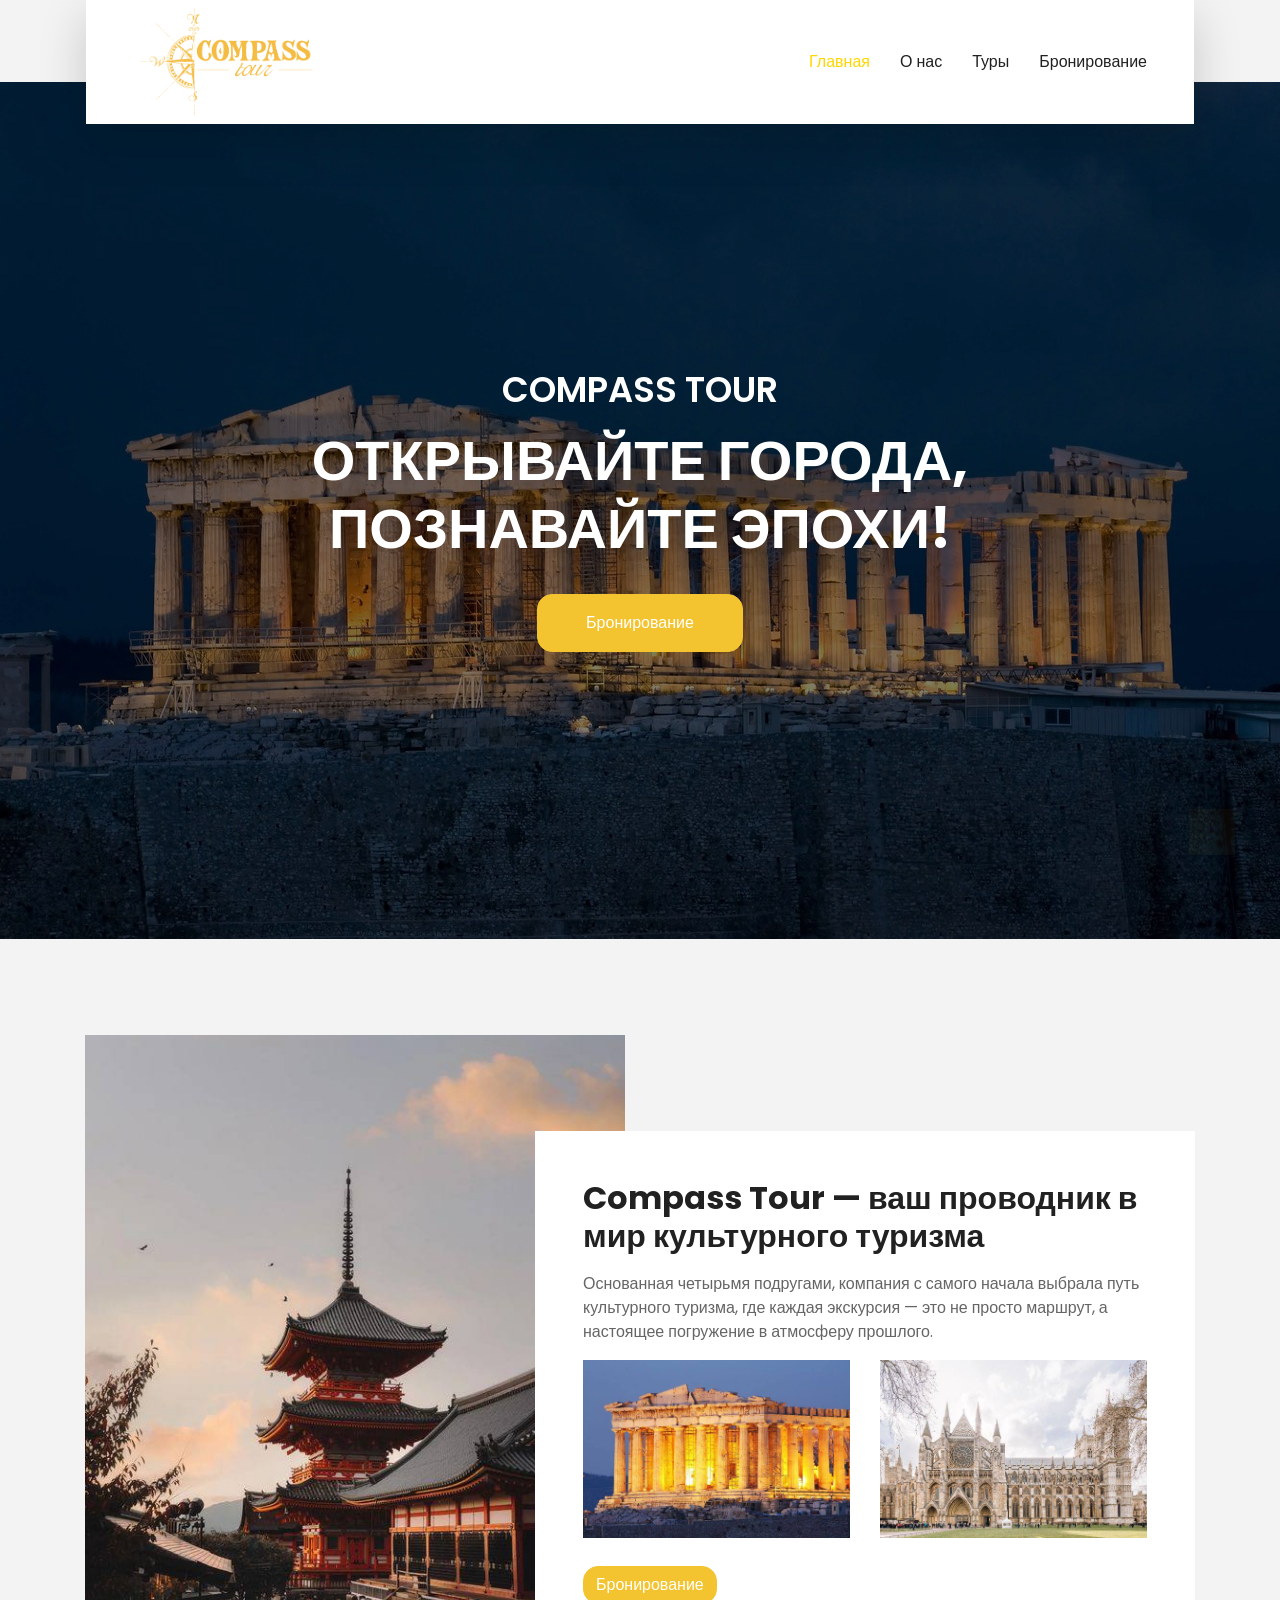
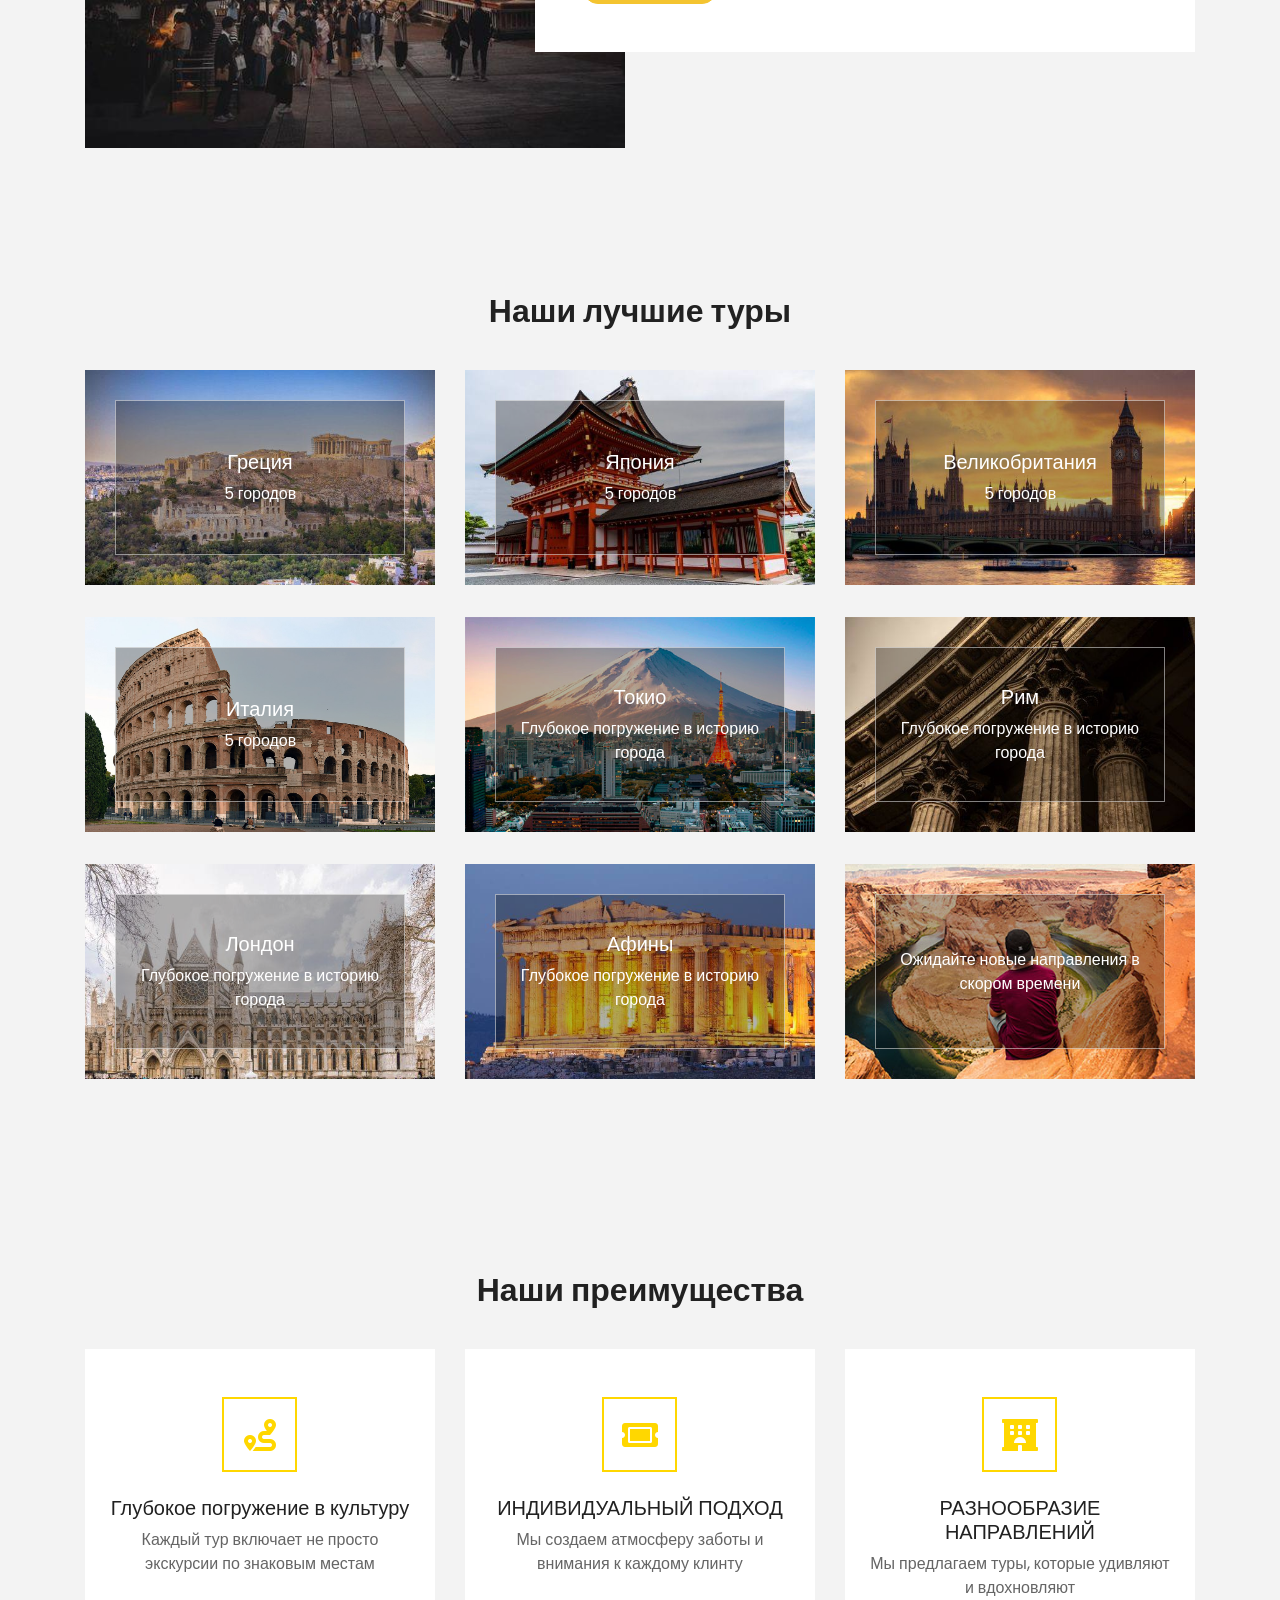
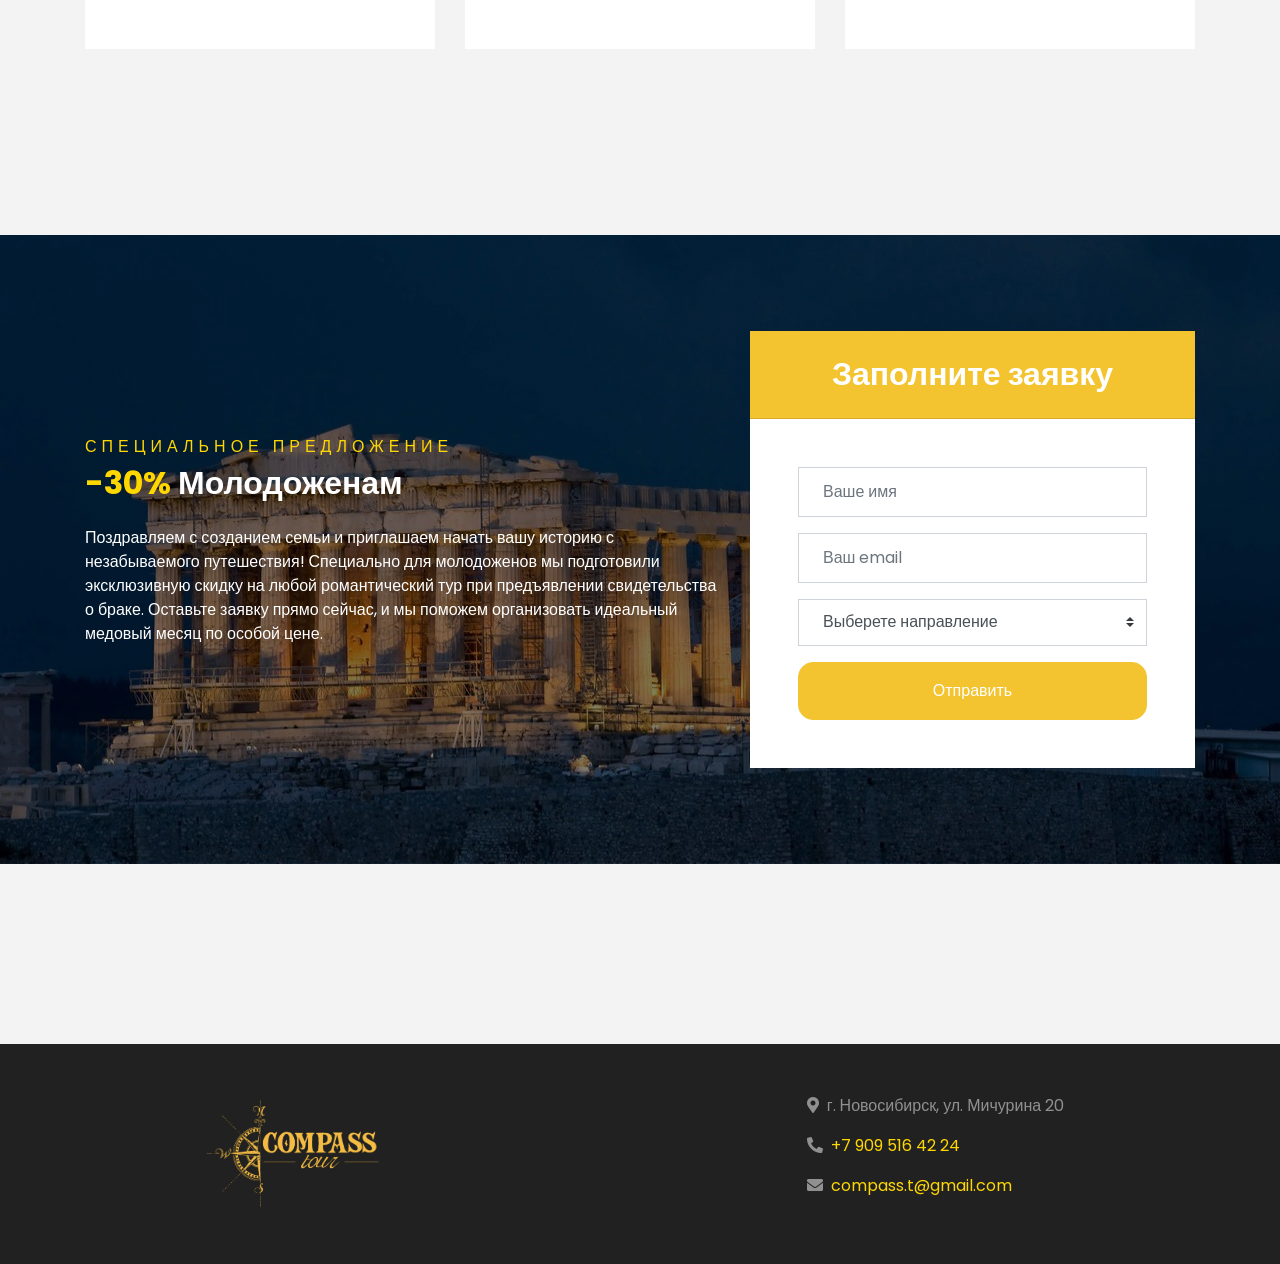
<file: index.html>
<!doctype html>
<html lang="en">
	<head>
		<meta charset="utf-8" />
		<title>Compass tour</title>
		<meta content="width=device-width, initial-scale=1.0" name="viewport" />
		<meta content="Free HTML Templates" name="keywords" />
		<meta content="Free HTML Templates" name="description" />

		<!-- Favicon -->
		<link href="img/favicon.ico" rel="icon" />

		<!-- Google Web Fonts -->
		<link rel="preconnect" href="https://fonts.gstatic.com" />
		<link
			href="https://fonts.googleapis.com/css2?family=Poppins:wght@400;500;600;700&display=swap"
			rel="stylesheet"
		/>

		<!-- Font Awesome -->
		<link
			href="https://cdnjs.cloudflare.com/ajax/libs/font-awesome/5.10.0/css/all.min.css"
			rel="stylesheet"
		/>

		<!-- Customized Bootstrap Stylesheet -->
		<link href="css/style.css" rel="stylesheet" />
	</head>

	<body>
		<!-- Navbar Start -->
		<div class="container-fluid position-relative nav-bar p-0">
			<div
				class="container-lg position-relative p-0 px-lg-3"
				style="z-index: 9"
			>
				<nav
					class="navbar navbar-expand-lg bg-light navbar-light shadow-lg py-3 py-lg-0 pl-3 pl-lg-5"
				>
					<a href="" class="navbar-brand">
						<img class="header-logo" src="./img/logo1.png" alt="" />
					</a>
					<button
						type="button"
						class="navbar-toggler"
						data-toggle="collapse"
						data-target="#navbarCollapse"
					>
						<span class="navbar-toggler-icon"></span>
					</button>
					<div
						class="collapse navbar-collapse justify-content-between px-3"
						id="navbarCollapse"
					>
						<div class="navbar-nav ml-auto py-0">
							<a href="index.html" class="nav-item nav-link active">Главная</a>
							<a href="about.html" class="nav-item nav-link">О нас</a>
							<a href="service.html" class="nav-item nav-link">Туры</a>
							<a href="contact.html" class="nav-item nav-link">Бронирование</a>
						</div>
					</div>
				</nav>
			</div>
		</div>
		<!-- Navbar End -->

		<!-- Carousel Start -->
		<div class="container-fluid p-0">
			<div id="header-carousel" class="carousel slide" data-ride="carousel">
				<div class="carousel-inner">
					<div class="carousel-item active">
						<img class="w-100" src="img/car2.jpg" alt="Image" />
						<div
							class="carousel-caption d-flex flex-column align-items-center justify-content-center"
						>
							<div class="p-3" style="max-width: 900px">
								<h4 class="text-white text-uppercase mb-md-3">Compass tour</h4>
								<h1 class="display-3 text-white mb-md-4">
									ОТКРЫВАЙТЕ ГОРОДА, ПОЗНАВАЙТЕ ЭПОХИ!
								</h1>
								<a
									href="contact.html"
									class="btn btn-primary py-md-3 px-md-5 mt-2"
									>Бронирование</a
								>
							</div>
						</div>
					</div>
				</div>
			</div>
		</div>
		<!-- Carousel End -->

		<!-- About Start -->
		<div class="container-fluid py-5">
			<div class="container pt-5">
				<div class="row">
					<div class="col-lg-6" style="min-height: 500px">
						<div class="position-relative h-100">
							<img
								class="position-absolute w-100 h-100"
								src="img/about3.jpg"
								style="object-fit: cover"
							/>
						</div>
					</div>
					<div class="col-lg-6 pt-5 pb-lg-5">
						<div class="about-text bg-white p-4 p-lg-5 my-lg-5">
							<h1 class="mb-3">
								Compass Tour — ваш проводник в мир культурного туризма
							</h1>
							<p>
								Основанная четырьмя подругами, компания с самого начала выбрала
								путь культурного туризма, где каждая экскурсия — это не просто
								маршрут, а настоящее погружение в атмосферу прошлого.
							</p>
							<div class="row mb-4">
								<div class="col-6">
									<img class="img-fluid" src="img/about7.jpg" alt="" />
								</div>
								<div class="col-6">
									<img class="img-fluid" src="img/about6.jpg" alt="" />
								</div>
							</div>
							<a href="contact.html" class="btn btn-primary mt-1"
								>Бронирование</a
							>
						</div>
					</div>
				</div>
			</div>
		</div>
		<!-- About End -->

		<!-- Destination Start -->
		<div class="container-fluid py-5">
			<div class="container pt-5 pb-3">
				<div class="text-center mb-3 pb-3">
					<h1>Наши лучшие туры</h1>
				</div>
				<div class="row">
					<div class="col-lg-4 col-md-6 mb-4">
						<div
							class="destination-item position-relative overflow-hidden mb-2"
						>
							<img class="img-fluid" src="img/greece.jpg" alt="" />
							<a
								class="destination-overlay text-white text-decoration-none"
								href="greece.html"
							>
								<h5 class="text-white">Греция</h5>
								<span>5 городов</span>
							</a>
						</div>
					</div>
					<div class="col-lg-4 col-md-6 mb-4">
						<div
							class="destination-item position-relative overflow-hidden mb-2"
						>
							<img class="img-fluid" src="img/japan.jpg" alt="" />
							<a
								class="destination-overlay text-white text-decoration-none"
								href="japan.html"
							>
								<h5 class="text-white">Япония</h5>
								<span>5 городов</span>
							</a>
						</div>
					</div>
					<div class="col-lg-4 col-md-6 mb-4">
						<div
							class="destination-item position-relative overflow-hidden mb-2"
						>
							<img class="img-fluid" src="img/gb.jpg" alt="" />
							<a
								class="destination-overlay text-white text-decoration-none"
								href="gb.html"
							>
								<h5 class="text-white">Великобритания</h5>
								<span>5 городов</span>
							</a>
						</div>
					</div>
					<div class="col-lg-4 col-md-6 mb-4">
						<div
							class="destination-item position-relative overflow-hidden mb-2"
						>
							<img class="img-fluid" src="img/it2.jpg" alt="" />
							<a
								class="destination-overlay text-white text-decoration-none"
								href="italy.html"
							>
								<h5 class="text-white">Италия</h5>
								<span>5 городов</span>
							</a>
						</div>
					</div>
					<div class="col-lg-4 col-md-6 mb-4">
						<div
							class="destination-item position-relative overflow-hidden mb-2"
						>
							<img class="img-fluid" src="img/jp.jpg" alt="" />
							<a
								class="destination-overlay text-white text-decoration-none"
								href=""
							>
								<h5 class="text-white">Токио</h5>
								<span>Глубокое погружение в историю города</span>
							</a>
						</div>
					</div>
					<div class="col-lg-4 col-md-6 mb-4">
						<div
							class="destination-item position-relative overflow-hidden mb-2"
						>
							<img class="img-fluid" src="img/rm.jpg" alt="" />
							<a
								class="destination-overlay text-white text-decoration-none"
								href=""
							>
								<h5 class="text-white">Рим</h5>
								<span>Глубокое погружение в историю города</span>
							</a>
						</div>
					</div>
					<div class="col-lg-4 col-md-6 mb-4">
						<div
							class="destination-item position-relative overflow-hidden mb-2"
						>
							<img class="img-fluid" src="img/ld.jpg" alt="" />
							<a
								class="destination-overlay text-white text-decoration-none"
								href=""
							>
								<h5 class="text-white">Лондон</h5>
								<span>Глубокое погружение в историю города</span>
							</a>
						</div>
					</div>
					<div class="col-lg-4 col-md-6 mb-4">
						<div
							class="destination-item position-relative overflow-hidden mb-2"
						>
							<img class="img-fluid" src="img/af.jpg" alt="" />
							<a
								class="destination-overlay text-white text-decoration-none"
								href=""
							>
								<h5 class="text-white">Афины</h5>
								<span>Глубокое погружение в историю города</span>
							</a>
						</div>
					</div>
					<div class="col-lg-4 col-md-6 mb-4">
						<div
							class="destination-item position-relative overflow-hidden mb-2"
						>
							<img class="img-fluid" src="img/destination-5.jpg" alt="" />
							<a
								class="destination-overlay text-white text-decoration-none"
								href=""
							>
								<span>Ожидайте новые направления в скором времени</span>
							</a>
						</div>
					</div>
				</div>
			</div>
		</div>
		<!-- Destination Start -->

		<!-- Service Start -->
		<div class="container-fluid py-5">
			<div class="container pt-5 pb-3">
				<div class="text-center mb-3 pb-3">
					<h1>Наши преимущества</h1>
				</div>
				<div class="row">
					<div class="col-lg-4 col-md-6 mb-4">
						<div class="service-item bg-white text-center mb-2 py-5 px-4">
							<i class="fa fa-2x fa-route mx-auto mb-4"></i>
							<h5 class="mb-2">Глубокое погружение в культуру</h5>
							<p class="m-0">
								Каждый тур включает не просто экскурсии по знаковым местам
							</p>
						</div>
					</div>
					<div class="col-lg-4 col-md-6 mb-4">
						<div class="service-item bg-white text-center mb-2 py-5 px-4">
							<i class="fa fa-2x fa-ticket-alt mx-auto mb-4"></i>
							<h5 class="mb-2">ИНДИВИДУАЛЬНЫЙ ПОДХОД</h5>
							<p class="m-0">
								Мы создаем атмосферу заботы и внимания к каждому клинту
							</p>
						</div>
					</div>
					<div class="col-lg-4 col-md-6 mb-4">
						<div class="service-item bg-white text-center mb-2 py-5 px-4">
							<i class="fa fa-2x fa-hotel mx-auto mb-4"></i>
							<h5 class="mb-2">РАЗНООБРАЗИЕ НАПРАВЛЕНИЙ</h5>
							<p class="m-0">
								Мы предлагаем туры, которые удивляют и вдохновляют
							</p>
						</div>
					</div>
				</div>
			</div>
		</div>
		<!-- Service End -->

		<!-- Registration Start -->
		<div class="container-fluid bg-registration py-5" style="margin: 90px 0">
			<div class="container py-5">
				<div class="row align-items-center">
					<div class="col-lg-7 mb-5 mb-lg-0">
						<div class="mb-4">
							<h6
								class="text-primary text-uppercase"
								style="letter-spacing: 5px"
							>
								Специальное предложение
							</h6>
							<h1 class="text-white">
								<span class="text-primary">-30%</span> Молодоженам
							</h1>
						</div>
						<p class="text-white">
							Поздравляем с созданием семьи и приглашаем начать вашу историю с
							незабываемого путешествия! Специально для молодоженов мы
							подготовили эксклюзивную скидку на любой романтический тур при
							предъявлении свидетельства о браке. Оставьте заявку прямо сейчас,
							и мы поможем организовать идеальный медовый месяц по особой цене.
						</p>
					</div>
					<div class="col-lg-5">
						<div class="card border-0">
							<div class="card-header bg-primary text-center p-4">
								<h1 class="text-white m-0">Заполните заявку</h1>
							</div>
							<div class="card-body rounded-bottom bg-white p-5">
								<form>
									<div class="form-group">
										<input
											type="text"
											class="form-control p-4"
											placeholder="Ваше имя"
											required="required"
										/>
									</div>
									<div class="form-group">
										<input
											type="email"
											class="form-control p-4"
											placeholder="Ваш email"
											required="required"
										/>
									</div>
									<div class="form-group">
										<select
											class="custom-select px-4"
											style="height: 47px"
											required="required"
										>
											<option selected>Выберете направление</option>
											<option value="1">Греция</option>
											<option value="2">Япония</option>
											<option value="3">Великобритания</option>
											<option value="3">Италия</option>
											<option value="1">Токио</option>
											<option value="2">Рим</option>
											<option value="3">Лондон</option>
											<option value="3">Афины</option>
										</select>
									</div>
									<div>
										<button
											class="btn btn-primary btn-block py-3"
											type="submit"
										>
											Отправить
										</button>
									</div>
								</form>
							</div>
						</div>
					</div>
				</div>
			</div>
		</div>
		<!-- Registration End -->

		<!-- Footer Start -->
		<div
			class="container-fluid bg-dark text-white-50 py-5 px-sm-3 px-lg-5 ff"
			style="margin-top: 90px"
		>
			<div class="row pt-5 footer">
				<div class="col-lg-3 col-md-6 mb-5 footer-footer">
					<a href="" class="navbar-brand">
						<img class="header-logo" src="./img/logo1.png" alt="" />
					</a>
				</div>
				<div class="col-lg-3 col-md-6 mb-5 footer-footer">
					<p>
						<i class="fa fa-map-marker-alt mr-2"></i>г. Новосибирск, ул.
						Мичурина 20
					</p>
					<p>
						<i class="fa fa-phone-alt mr-2"></i
						><a href="tel:79095164224">+7 909 516 42 24</a>
					</p>
					<p>
						<i class="fa fa-envelope mr-2"></i
						><a href="email:compass.t@gmail.com">compass.t@gmail.com</a>
					</p>
				</div>
			</div>
		</div>
		<!-- Footer End -->

		<!-- Back to Top -->
		<a href="#" class="btn btn-lg btn-primary btn-lg-square back-to-top"
			><i class="fa fa-angle-double-up"></i
		></a>

		<!-- JavaScript Libraries -->
		<script src="https://code.jquery.com/jquery-3.4.1.min.js"></script>
		<script src="https://stackpath.bootstrapcdn.com/bootstrap/4.4.1/js/bootstrap.bundle.min.js"></script>
		<script src="lib/easing/easing.min.js"></script>

		<!-- Template Javascript -->
		<script src="js/main.js"></script>
	</body>
</html>
</file>
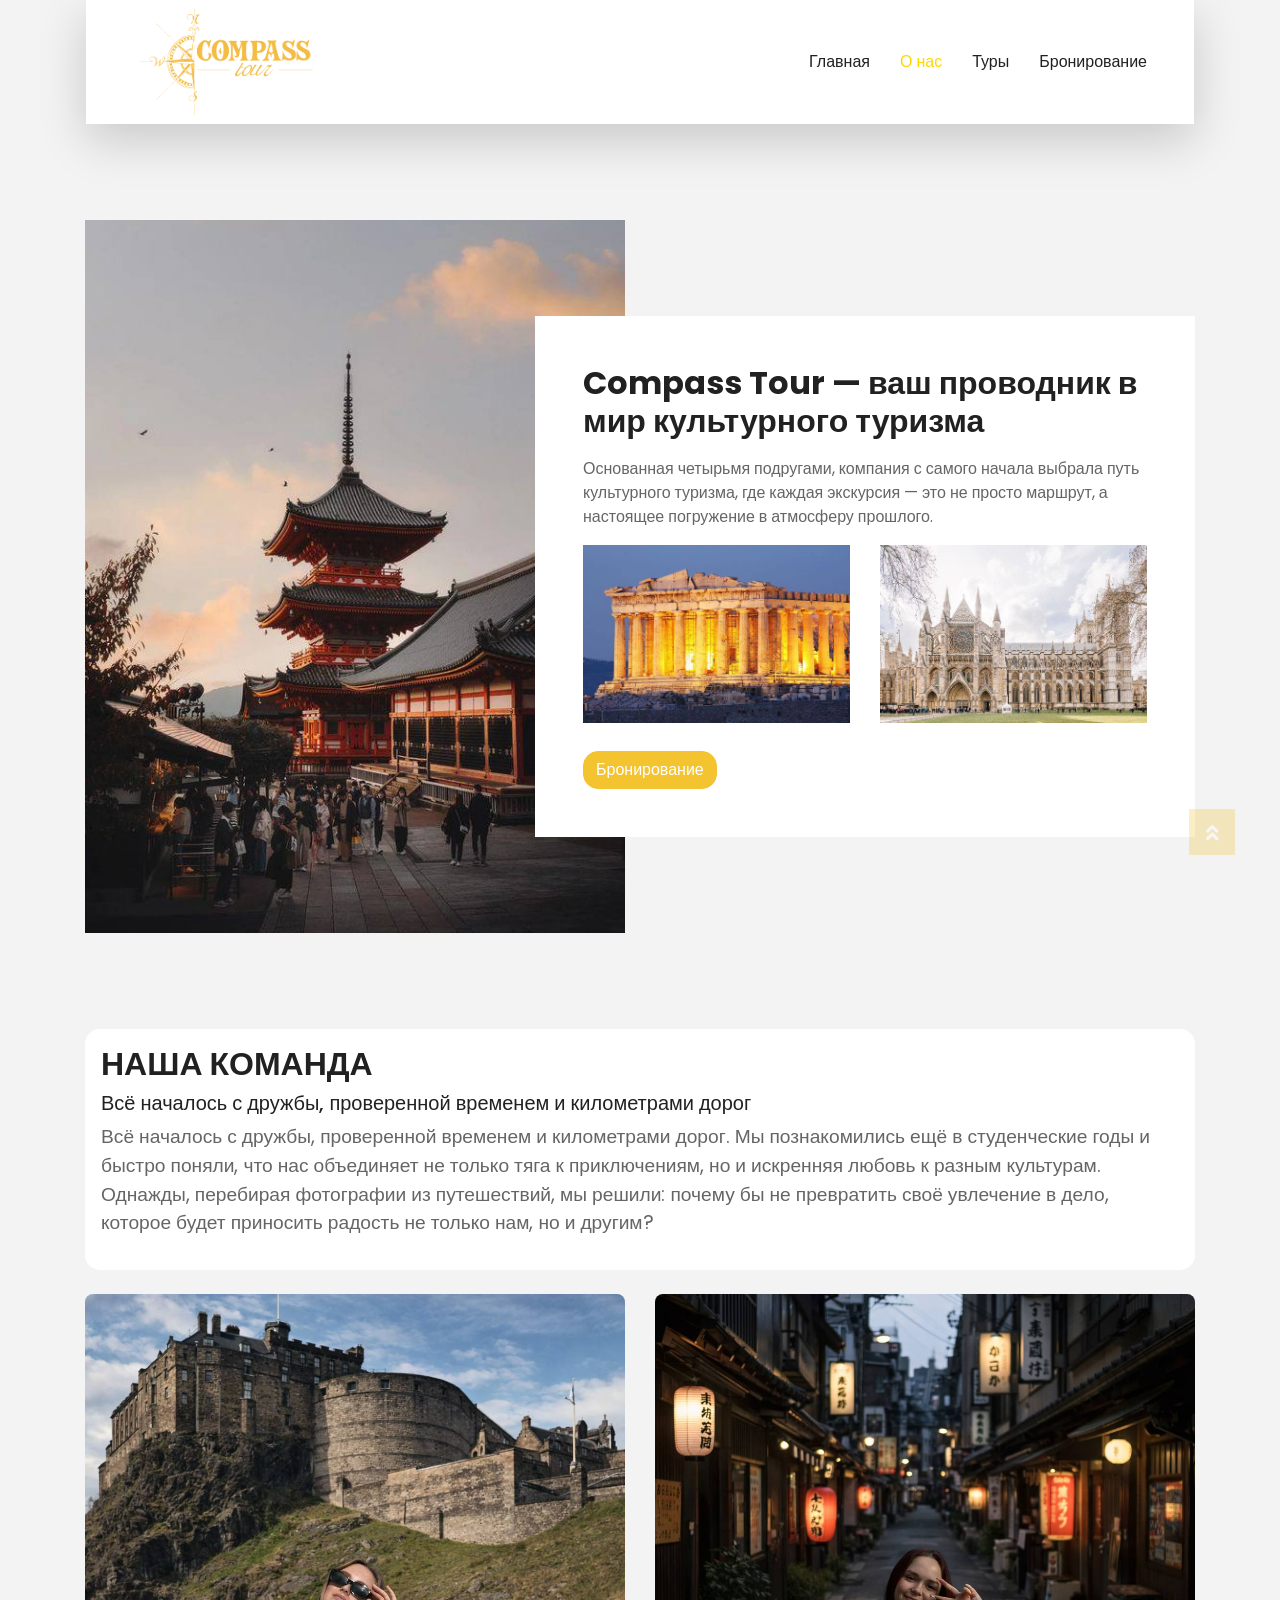
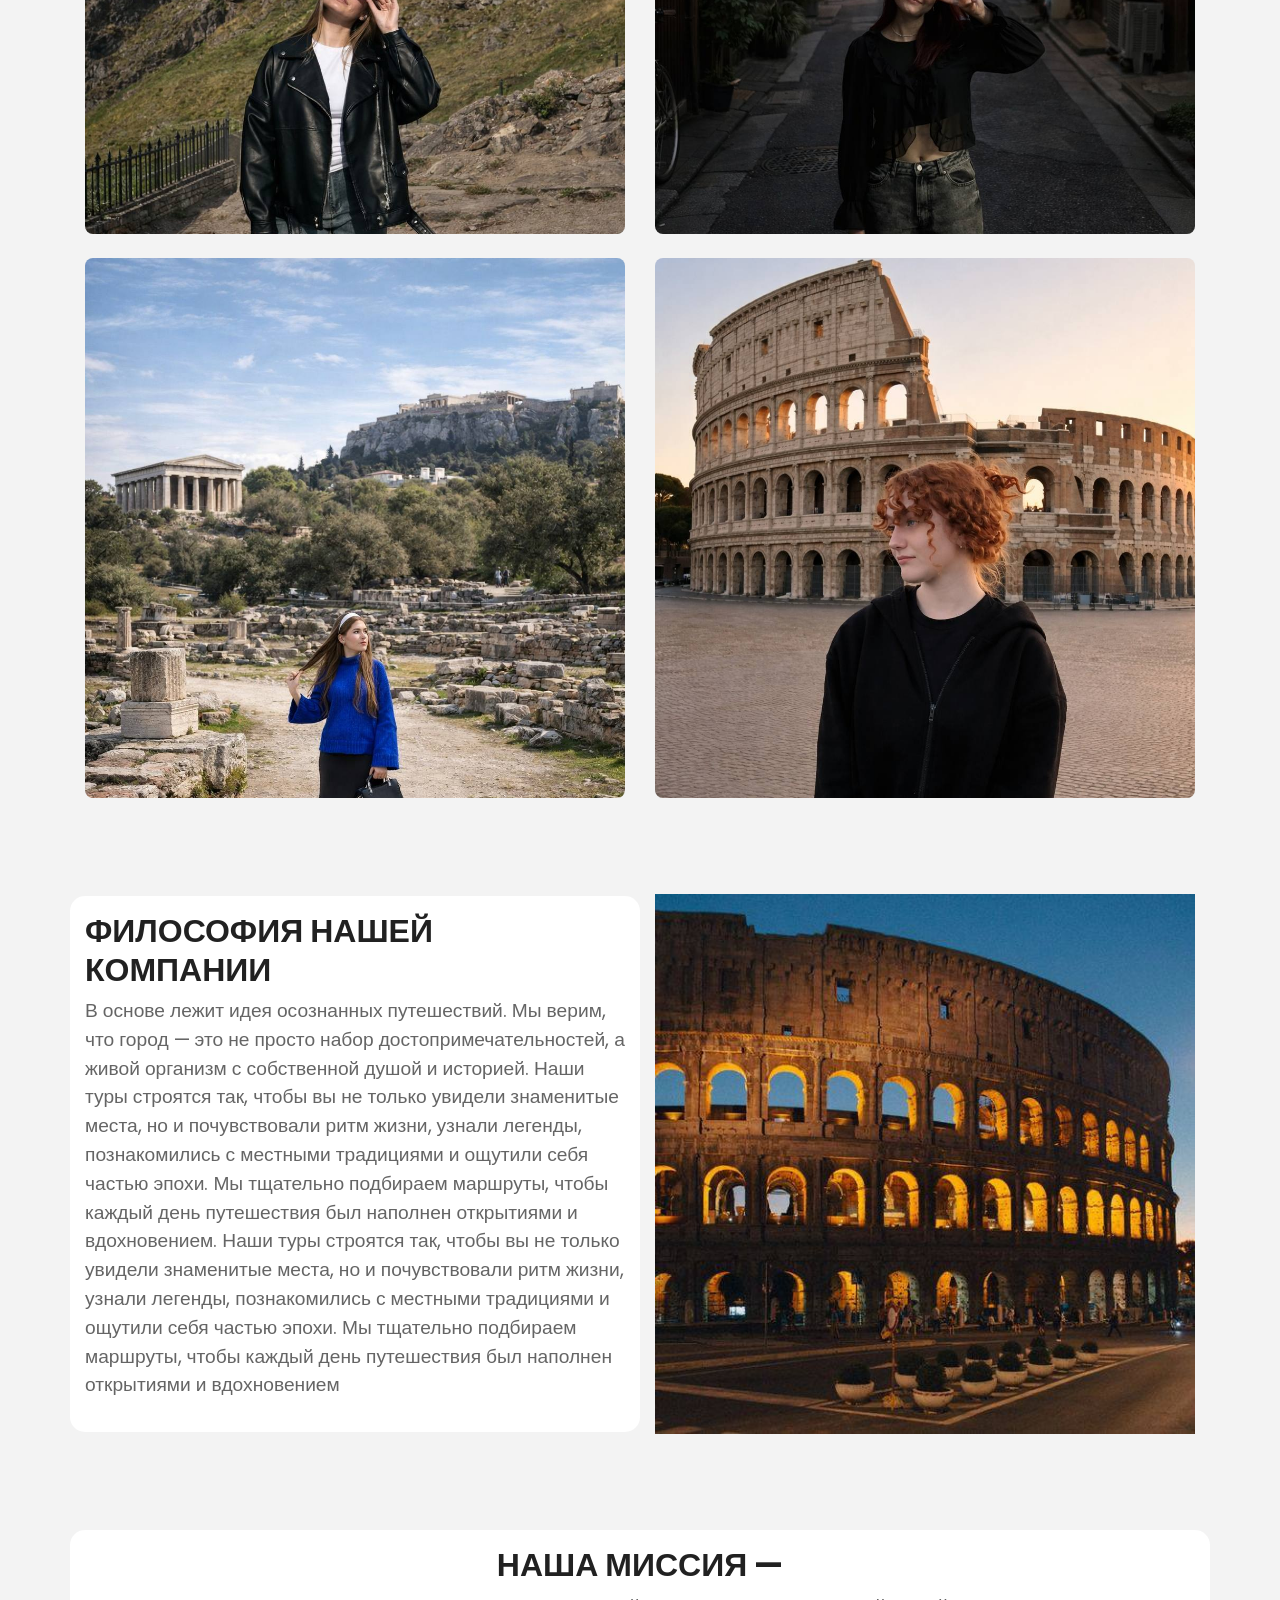
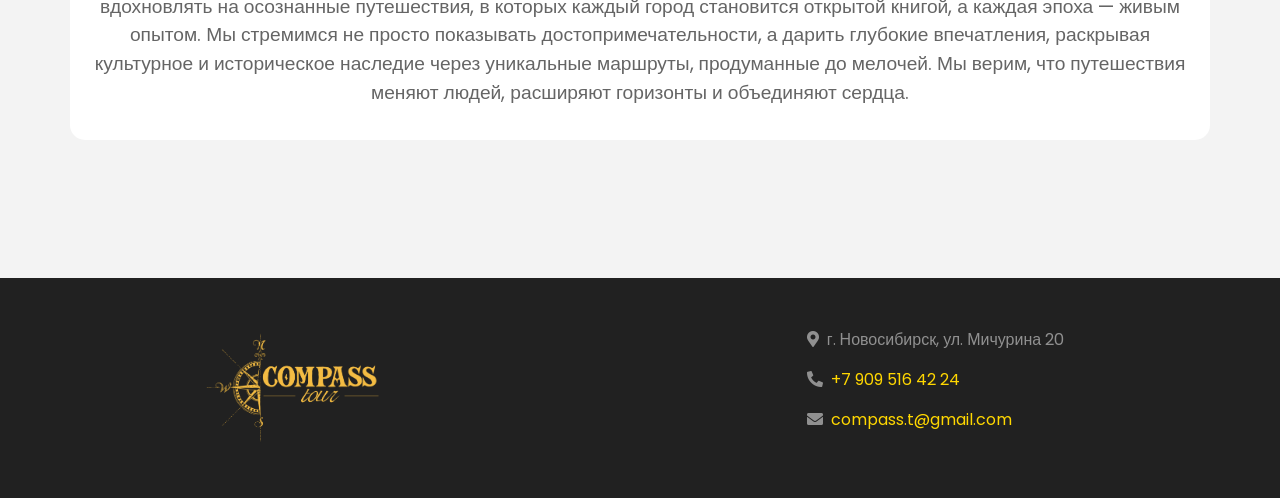
<file: about.html>
<!doctype html>
<html lang="en">
	<head>
		<meta charset="utf-8" />
		<title>Compass tour</title>
		<meta content="width=device-width, initial-scale=1.0" name="viewport" />
		<meta content="Free HTML Templates" name="keywords" />
		<meta content="Free HTML Templates" name="description" />

		<!-- Favicon -->
		<link href="img/favicon.ico" rel="icon" />

		<!-- Google Web Fonts -->
		<link rel="preconnect" href="https://fonts.gstatic.com" />
		<link
			href="https://fonts.googleapis.com/css2?family=Poppins:wght@400;500;600;700&display=swap"
			rel="stylesheet"
		/>

		<!-- Font Awesome -->
		<link
			href="https://cdnjs.cloudflare.com/ajax/libs/font-awesome/5.10.0/css/all.min.css"
			rel="stylesheet"
		/>

		<!-- Customized Bootstrap Stylesheet -->
		<link href="css/style.css" rel="stylesheet" />
	</head>

	<body>
		<!-- Navbar Start -->
		<div class="container-fluid position-relative nav-bar p-0">
			<div
				class="container-lg position-relative p-0 px-lg-3"
				style="z-index: 9"
			>
				<nav
					class="navbar navbar-expand-lg bg-light navbar-light shadow-lg py-3 py-lg-0 pl-3 pl-lg-5"
				>
					<a href="" class="navbar-brand">
						<img class="header-logo" src="./img/logo1.png" alt="" />
					</a>
					<button
						type="button"
						class="navbar-toggler"
						data-toggle="collapse"
						data-target="#navbarCollapse"
					>
						<span class="navbar-toggler-icon"></span>
					</button>
					<div
						class="collapse navbar-collapse justify-content-between px-3"
						id="navbarCollapse"
					>
						<div class="navbar-nav ml-auto py-0">
							<a href="index.html" class="nav-item nav-link">Главная</a>
							<a href="about.html" class="nav-item nav-link active">О нас</a>
							<a href="service.html" class="nav-item nav-link">Туры</a>
							<a href="contact.html" class="nav-item nav-link">Бронирование</a>
						</div>
					</div>
				</nav>
			</div>
		</div>
		<!-- Navbar End -->

		<!-- About Start -->
		<div class="container-fluid py-5">
			<div class="container pt-5">
				<div class="row">
					<div class="col-lg-6" style="min-height: 500px">
						<div class="position-relative h-100">
							<img
								class="position-absolute w-100 h-100"
								src="img/about3.jpg"
								style="object-fit: cover"
							/>
						</div>
					</div>
					<div class="col-lg-6 pt-5 pb-lg-5">
						<div class="about-text bg-white p-4 p-lg-5 my-lg-5">
							<h1 class="mb-3">
								Compass Tour — ваш проводник в мир культурного туризма
							</h1>
							<p>
								Основанная четырьмя подругами, компания с самого начала выбрала
								путь культурного туризма, где каждая экскурсия — это не просто
								маршрут, а настоящее погружение в атмосферу прошлого.
							</p>
							<div class="row mb-4">
								<div class="col-6">
									<img class="img-fluid" src="img/about7.jpg" alt="" />
								</div>
								<div class="col-6">
									<img class="img-fluid" src="img/about6.jpg" alt="" />
								</div>
							</div>
							<a href="contact.html" class="btn btn-primary mt-1"
								>Бронирование</a
							>
						</div>
					</div>
				</div>
			</div>
		</div>
		<!-- About End -->

		<section class="section-block py-5">
			<div class="container">
				<!-- ТЕКСТ -->
				<div class="mb-4 onas">
					<h2 class="section-title">НАША КОМАНДА</h2>
					<h5 class="section-subtitle">
						Всё началось с дружбы, проверенной временем и километрами дорог
					</h5>
					<p class="section-text">
						Всё началось с дружбы, проверенной временем и километрами дорог. Мы
						познакомились ещё в студенческие годы и быстро поняли, что нас
						объединяет не только тяга к приключениям, но и искренняя любовь к
						разным культурам. Однажды, перебирая фотографии из путешествий, мы
						решили: почему бы не превратить своё увлечение в дело, которое будет
						приносить радость не только нам, но и другим?
					</p>
				</div>

				<!-- ФОТО 2x2 -->
				<div class="row">
					<div class="col-6 mb-4">
						<img src="img/ft1.jpg" class="img-fluid section-img" alt="" />
					</div>
					<div class="col-6 mb-4">
						<img src="img/ft2.jpg" class="img-fluid section-img" alt="" />
					</div>
					<div class="col-6">
						<img src="img/ft4.jpg" class="img-fluid section-img" alt="" />
					</div>
					<div class="col-6">
						<img src="img/ft3.jpg" class="img-fluid section-img" alt="" />
					</div>
				</div>
			</div>
		</section>

		<section class="section-block py-5">
			<div class="container">
				<div class="row align-items-center">
					<div class="col-12 col-md-6 mb-4 mb-md-0 onas">
						<h2 class="section-title">ФИЛОСОФИЯ НАШЕЙ КОМПАНИИ</h2>
						<p class="section-text">
							В основе лежит идея осознанных путешествий. Мы верим, что город —
							это не просто набор достопримечательностей, а живой организм с
							собственной душой и историей. Наши туры строятся так, чтобы вы не
							только увидели знаменитые места, но и почувствовали ритм жизни,
							узнали легенды, познакомились с местными традициями и ощутили себя
							частью эпохи. Мы тщательно подбираем маршруты, чтобы каждый день
							путешествия был наполнен открытиями и вдохновением. Наши туры
							строятся так, чтобы вы не только увидели знаменитые места, но и
							почувствовали ритм жизни, узнали легенды, познакомились с местными
							традициями и ощутили себя частью эпохи. Мы тщательно подбираем
							маршруты, чтобы каждый день путешествия был наполнен открытиями и
							вдохновением
						</p>
					</div>

					<div class="col-12 col-md-6 text-center">
						<img src="img/kz.jpg" class="img-fluid section-img-large" alt="" />
					</div>
				</div>
			</div>
		</section>

		<section class="section-block section-bg py-5">
			<div class="container text-center section-bg-content onas">
				<h2 class="section-title">НАША МИССИЯ —</h2>

				<p class="section-text mx-auto section-text-narrow">
					вдохновлять на осознанные путешествия, в которых каждый город
					становится открытой книгой, а каждая эпоха — живым опытом. Мы
					стремимся не просто показывать достопримечательности, а дарить
					глубокие впечатления, раскрывая культурное и историческое наследие
					через уникальные маршруты, продуманные до мелочей. Мы верим, что
					путешествия меняют людей, расширяют горизонты и объединяют сердца.
				</p>
			</div>
		</section>

		<!-- Footer Start -->
		<div
			class="container-fluid bg-dark text-white-50 py-5 px-sm-3 px-lg-5 ff"
			style="margin-top: 90px"
		>
			<div class="row pt-5 footer">
				<div class="col-lg-3 col-md-6 mb-5 footer-footer">
					<a href="" class="navbar-brand">
						<img class="header-logo" src="./img/logo1.png" alt="" />
					</a>
				</div>
				<div class="col-lg-3 col-md-6 mb-5 footer-footer">
					<p>
						<i class="fa fa-map-marker-alt mr-2"></i>г. Новосибирск, ул.
						Мичурина 20
					</p>
					<p>
						<i class="fa fa-phone-alt mr-2"></i
						><a href="tel:79095164224">+7 909 516 42 24</a>
					</p>
					<p>
						<i class="fa fa-envelope mr-2"></i
						><a href="email:compass.t@gmail.com">compass.t@gmail.com</a>
					</p>
				</div>
			</div>
		</div>
		<!-- Footer End -->

		<!-- Back to Top -->
		<a href="#" class="btn btn-lg btn-primary btn-lg-square back-to-top"
			><i class="fa fa-angle-double-up"></i
		></a>

		<!-- JavaScript Libraries -->
		<script src="https://code.jquery.com/jquery-3.4.1.min.js"></script>
		<script src="https://stackpath.bootstrapcdn.com/bootstrap/4.4.1/js/bootstrap.bundle.min.js"></script>
		<script src="lib/easing/easing.min.js"></script>

		<!-- Template Javascript -->
		<script src="js/main.js"></script>
	</body>
</html>
</file>
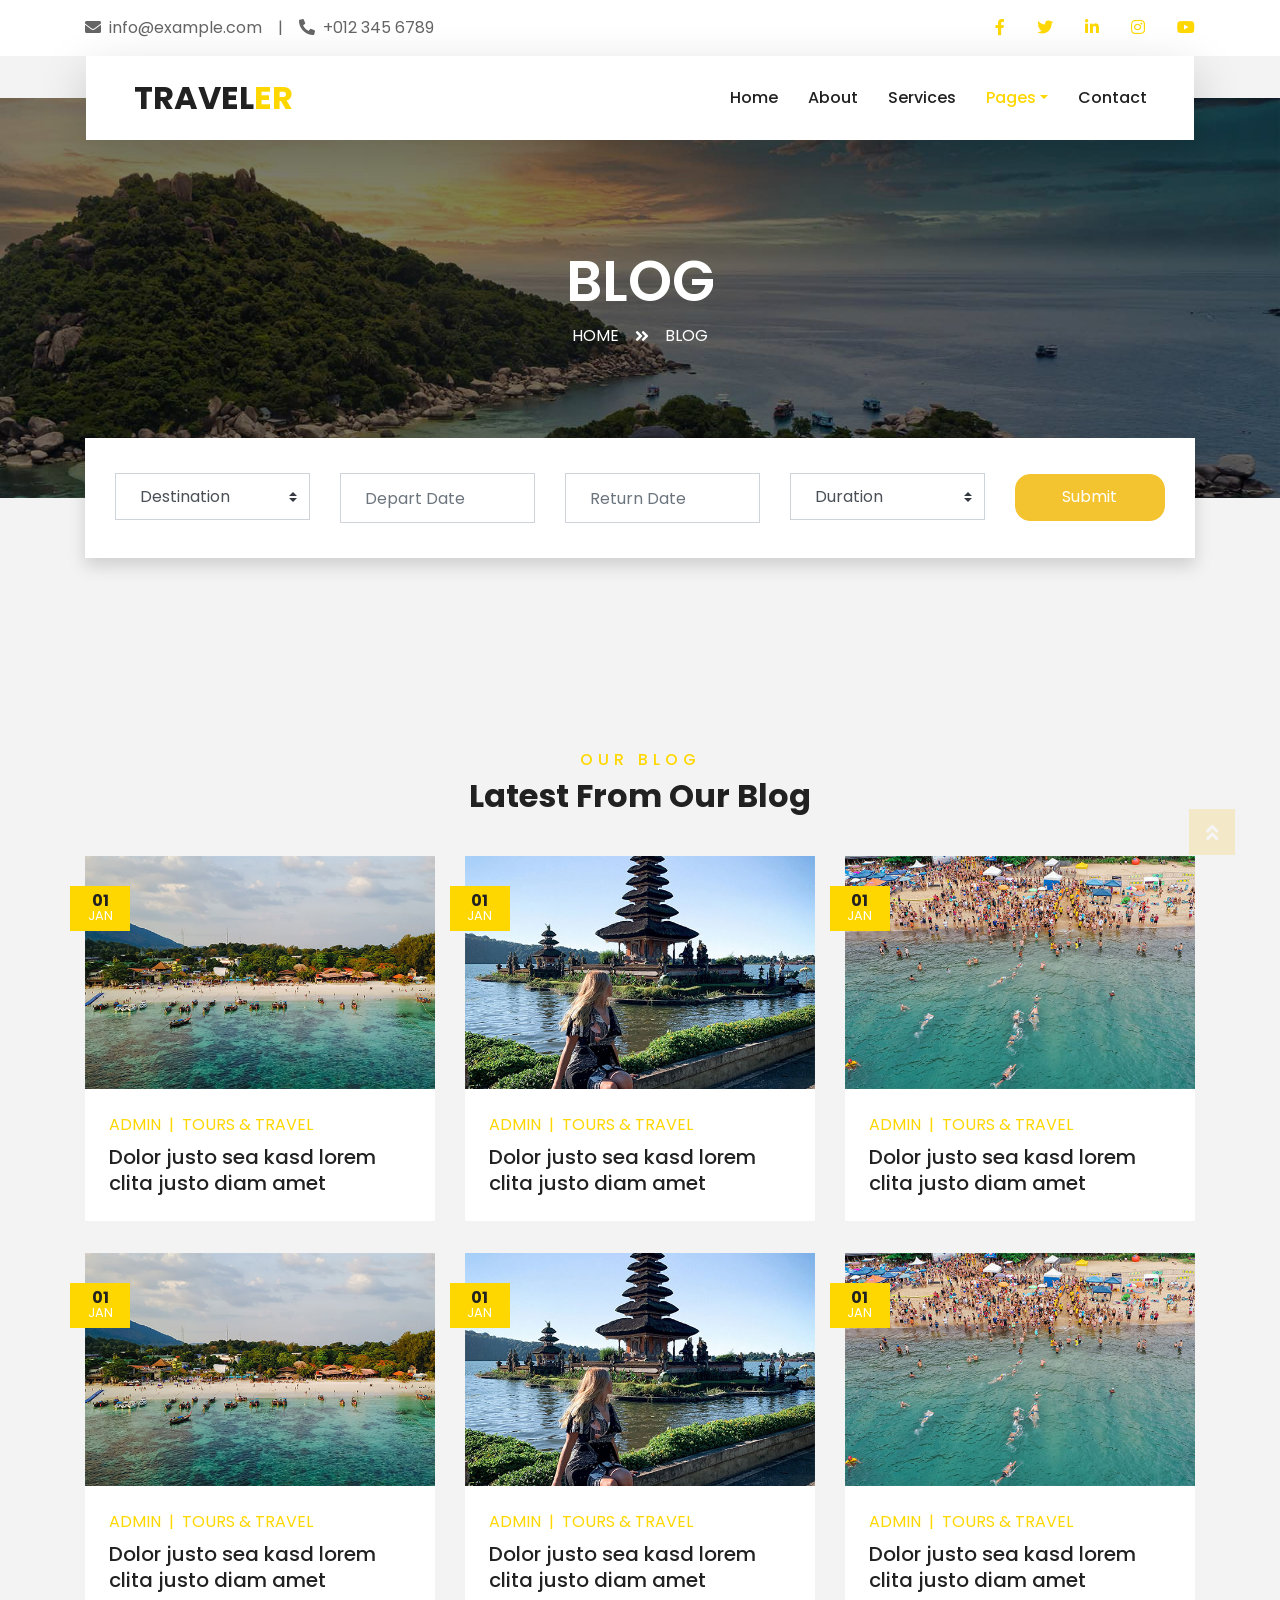
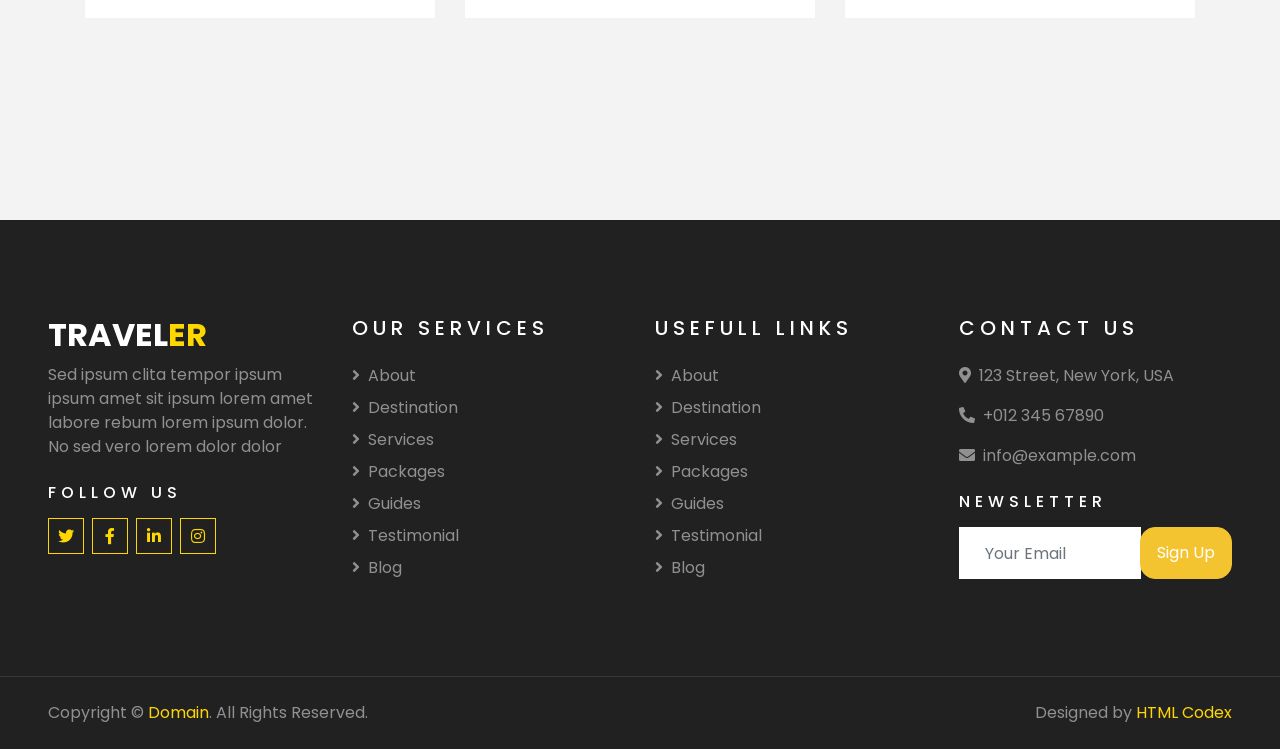
<file: blog.html>
<!DOCTYPE html>
<html lang="en">

<head>
    <meta charset="utf-8">
    <title>TRAVELER - Free Travel Website Template</title>
    <meta content="width=device-width, initial-scale=1.0" name="viewport">
    <meta content="Free HTML Templates" name="keywords">
    <meta content="Free HTML Templates" name="description">

    <!-- Favicon -->
    <link href="img/favicon.ico" rel="icon">

    <!-- Google Web Fonts -->
    <link rel="preconnect" href="https://fonts.gstatic.com">
    <link href="https://fonts.googleapis.com/css2?family=Poppins:wght@400;500;600;700&display=swap" rel="stylesheet"> 

    <!-- Font Awesome -->
    <link href="https://cdnjs.cloudflare.com/ajax/libs/font-awesome/5.10.0/css/all.min.css" rel="stylesheet">

    <!-- Customized Bootstrap Stylesheet -->
    <link href="css/style.css" rel="stylesheet">
</head>

<body>
    <!-- Topbar Start -->
    <div class="container-fluid bg-light pt-3 d-none d-lg-block">
        <div class="container">
            <div class="row">
                <div class="col-lg-6 text-center text-lg-left mb-2 mb-lg-0">
                    <div class="d-inline-flex align-items-center">
                        <p><i class="fa fa-envelope mr-2"></i>info@example.com</p>
                        <p class="text-body px-3">|</p>
                        <p><i class="fa fa-phone-alt mr-2"></i>+012 345 6789</p>
                    </div>
                </div>
                <div class="col-lg-6 text-center text-lg-right">
                    <div class="d-inline-flex align-items-center">
                        <a class="text-primary px-3" href="">
                            <i class="fab fa-facebook-f"></i>
                        </a>
                        <a class="text-primary px-3" href="">
                            <i class="fab fa-twitter"></i>
                        </a>
                        <a class="text-primary px-3" href="">
                            <i class="fab fa-linkedin-in"></i>
                        </a>
                        <a class="text-primary px-3" href="">
                            <i class="fab fa-instagram"></i>
                        </a>
                        <a class="text-primary pl-3" href="">
                            <i class="fab fa-youtube"></i>
                        </a>
                    </div>
                </div>
            </div>
        </div>
    </div>
    <!-- Topbar End -->


    <!-- Navbar Start -->
    <div class="container-fluid position-relative nav-bar p-0">
        <div class="container-lg position-relative p-0 px-lg-3" style="z-index: 9;">
            <nav class="navbar navbar-expand-lg bg-light navbar-light shadow-lg py-3 py-lg-0 pl-3 pl-lg-5">
                <a href="" class="navbar-brand">
                    <h1 class="m-0 text-primary"><span class="text-dark">TRAVEL</span>ER</h1>
                </a>
                <button type="button" class="navbar-toggler" data-toggle="collapse" data-target="#navbarCollapse">
                    <span class="navbar-toggler-icon"></span>
                </button>
                <div class="collapse navbar-collapse justify-content-between px-3" id="navbarCollapse">
                    <div class="navbar-nav ml-auto py-0">
                        <a href="index.html" class="nav-item nav-link">Home</a>
                        <a href="about.html" class="nav-item nav-link">About</a>
                        <a href="service.html" class="nav-item nav-link">Services</a>
                        <div class="nav-item dropdown">
                            <a href="#" class="nav-link dropdown-toggle active" data-toggle="dropdown">Pages</a>
                            <div class="dropdown-menu border-0 rounded-0 m-0">
                                <a href="blog.html" class="dropdown-item active">Blog Grid</a>
                                <a href="destination.html" class="dropdown-item">Destination</a>
                            </div>
                        </div>
                        <a href="contact.html" class="nav-item nav-link">Contact</a>
                    </div>
                </div>
            </nav>
        </div>
    </div>
    <!-- Navbar End -->


    <!-- Header Start -->
    <div class="container-fluid page-header">
        <div class="container">
            <div class="d-flex flex-column align-items-center justify-content-center" style="min-height: 400px">
                <h3 class="display-4 text-white text-uppercase">Blog</h3>
                <div class="d-inline-flex text-white">
                    <p class="m-0 text-uppercase"><a class="text-white" href="">Home</a></p>
                    <i class="fa fa-angle-double-right pt-1 px-3"></i>
                    <p class="m-0 text-uppercase">Blog</p>
                </div>
            </div>
        </div>
    </div>
    <!-- Header End -->


    <!-- Booking Start -->
    <div class="container-fluid booking mt-5 pb-5">
        <div class="container pb-5">
            <div class="bg-light shadow" style="padding: 30px;">
                <div class="row align-items-center" style="min-height: 60px;">
                    <div class="col-md-10">
                        <div class="row">
                            <div class="col-md-3">
                                <div class="mb-3 mb-md-0">
                                    <select class="custom-select px-4" style="height: 47px;">
                                        <option selected>Destination</option>
                                        <option value="1">Destination 1</option>
                                        <option value="2">Destination 1</option>
                                        <option value="3">Destination 1</option>
                                    </select>
                                </div>
                            </div>
                            <div class="col-md-3">
                                <div class="mb-3 mb-md-0">
                                    <input type="text" class="form-control p-4" placeholder="Depart Date"/>
                                </div>
                            </div>
                            <div class="col-md-3">
                                <div class="mb-3 mb-md-0">
                                    <input type="text" class="form-control p-4" placeholder="Return Date"/>
                                </div>
                            </div>
                            <div class="col-md-3">
                                <div class="mb-3 mb-md-0">
                                    <select class="custom-select px-4" style="height: 47px;">
                                        <option selected>Duration</option>
                                        <option value="1">Duration 1</option>
                                        <option value="2">Duration 1</option>
                                        <option value="3">Duration 1</option>
                                    </select>
                                </div>
                            </div>
                        </div>
                    </div>
                    <div class="col-md-2">
                        <button class="btn btn-primary btn-block" type="submit" style="height: 47px; margin-top: -2px;">Submit</button>
                    </div>
                </div>
            </div>
        </div>
    </div>
    <!-- Booking End -->


    <!-- Blog Start -->
    <div class="container-fluid py-5">
        <div class="container pt-5 pb-3">
            <div class="text-center mb-3 pb-3">
                <h6 class="text-primary text-uppercase" style="letter-spacing: 5px;">Our Blog</h6>
                <h1>Latest From Our Blog</h1>
            </div>
            <div class="row pb-3">
                <div class="col-lg-4 col-md-6 mb-4 pb-2">
                    <div class="blog-item">
                        <div class="position-relative">
                            <img class="img-fluid w-100" src="img/blog-1.jpg" alt="">
                            <div class="blog-date">
                                <h6 class="font-weight-bold mb-n1">01</h6>
                                <small class="text-white text-uppercase">Jan</small>
                            </div>
                        </div>
                        <div class="bg-white p-4">
                            <div class="d-flex mb-2">
                                <a class="text-primary text-uppercase text-decoration-none" href="">Admin</a>
                                <span class="text-primary px-2">|</span>
                                <a class="text-primary text-uppercase text-decoration-none" href="">Tours & Travel</a>
                            </div>
                            <a class="h5 m-0 text-decoration-none" href="">Dolor justo sea kasd lorem clita justo diam amet</a>
                        </div>
                    </div>
                </div>
                <div class="col-lg-4 col-md-6 mb-4 pb-2">
                    <div class="blog-item">
                        <div class="position-relative">
                            <img class="img-fluid w-100" src="img/blog-2.jpg" alt="">
                            <div class="blog-date">
                                <h6 class="font-weight-bold mb-n1">01</h6>
                                <small class="text-white text-uppercase">Jan</small>
                            </div>
                        </div>
                        <div class="bg-white p-4">
                            <div class="d-flex mb-2">
                                <a class="text-primary text-uppercase text-decoration-none" href="">Admin</a>
                                <span class="text-primary px-2">|</span>
                                <a class="text-primary text-uppercase text-decoration-none" href="">Tours & Travel</a>
                            </div>
                            <a class="h5 m-0 text-decoration-none" href="">Dolor justo sea kasd lorem clita justo diam amet</a>
                        </div>
                    </div>
                </div>
                <div class="col-lg-4 col-md-6 mb-4 pb-2">
                    <div class="blog-item">
                        <div class="position-relative">
                            <img class="img-fluid w-100" src="img/blog-3.jpg" alt="">
                            <div class="blog-date">
                                <h6 class="font-weight-bold mb-n1">01</h6>
                                <small class="text-white text-uppercase">Jan</small>
                            </div>
                        </div>
                        <div class="bg-white p-4">
                            <div class="d-flex mb-2">
                                <a class="text-primary text-uppercase text-decoration-none" href="">Admin</a>
                                <span class="text-primary px-2">|</span>
                                <a class="text-primary text-uppercase text-decoration-none" href="">Tours & Travel</a>
                            </div>
                            <a class="h5 m-0 text-decoration-none" href="">Dolor justo sea kasd lorem clita justo diam amet</a>
                        </div>
                    </div>
                </div>
                <div class="col-lg-4 col-md-6 mb-4 pb-2">
                    <div class="blog-item">
                        <div class="position-relative">
                            <img class="img-fluid w-100" src="img/blog-1.jpg" alt="">
                            <div class="blog-date">
                                <h6 class="font-weight-bold mb-n1">01</h6>
                                <small class="text-white text-uppercase">Jan</small>
                            </div>
                        </div>
                        <div class="bg-white p-4">
                            <div class="d-flex mb-2">
                                <a class="text-primary text-uppercase text-decoration-none" href="">Admin</a>
                                <span class="text-primary px-2">|</span>
                                <a class="text-primary text-uppercase text-decoration-none" href="">Tours & Travel</a>
                            </div>
                            <a class="h5 m-0 text-decoration-none" href="">Dolor justo sea kasd lorem clita justo diam amet</a>
                        </div>
                    </div>
                </div>
                <div class="col-lg-4 col-md-6 mb-4 pb-2">
                    <div class="blog-item">
                        <div class="position-relative">
                            <img class="img-fluid w-100" src="img/blog-2.jpg" alt="">
                            <div class="blog-date">
                                <h6 class="font-weight-bold mb-n1">01</h6>
                                <small class="text-white text-uppercase">Jan</small>
                            </div>
                        </div>
                        <div class="bg-white p-4">
                            <div class="d-flex mb-2">
                                <a class="text-primary text-uppercase text-decoration-none" href="">Admin</a>
                                <span class="text-primary px-2">|</span>
                                <a class="text-primary text-uppercase text-decoration-none" href="">Tours & Travel</a>
                            </div>
                            <a class="h5 m-0 text-decoration-none" href="">Dolor justo sea kasd lorem clita justo diam amet</a>
                        </div>
                    </div>
                </div>
                <div class="col-lg-4 col-md-6 mb-4 pb-2">
                    <div class="blog-item">
                        <div class="position-relative">
                            <img class="img-fluid w-100" src="img/blog-3.jpg" alt="">
                            <div class="blog-date">
                                <h6 class="font-weight-bold mb-n1">01</h6>
                                <small class="text-white text-uppercase">Jan</small>
                            </div>
                        </div>
                        <div class="bg-white p-4">
                            <div class="d-flex mb-2">
                                <a class="text-primary text-uppercase text-decoration-none" href="">Admin</a>
                                <span class="text-primary px-2">|</span>
                                <a class="text-primary text-uppercase text-decoration-none" href="">Tours & Travel</a>
                            </div>
                            <a class="h5 m-0 text-decoration-none" href="">Dolor justo sea kasd lorem clita justo diam amet</a>
                        </div>
                    </div>
                </div>
            </div>
        </div>
    </div>
    <!-- Blog End -->


    <!-- Footer Start -->
    <div class="container-fluid bg-dark text-white-50 py-5 px-sm-3 px-lg-5" style="margin-top: 90px;">
        <div class="row pt-5">
            <div class="col-lg-3 col-md-6 mb-5">
                <a href="" class="navbar-brand">
                    <h1 class="text-primary"><span class="text-white">TRAVEL</span>ER</h1>
                </a>
                <p>Sed ipsum clita tempor ipsum ipsum amet sit ipsum lorem amet labore rebum lorem ipsum dolor. No sed vero lorem dolor dolor</p>
                <h6 class="text-white text-uppercase mt-4 mb-3" style="letter-spacing: 5px;">Follow Us</h6>
                <div class="d-flex justify-content-start">
                    <a class="btn btn-outline-primary btn-square mr-2" href="#"><i class="fab fa-twitter"></i></a>
                    <a class="btn btn-outline-primary btn-square mr-2" href="#"><i class="fab fa-facebook-f"></i></a>
                    <a class="btn btn-outline-primary btn-square mr-2" href="#"><i class="fab fa-linkedin-in"></i></a>
                    <a class="btn btn-outline-primary btn-square" href="#"><i class="fab fa-instagram"></i></a>
                </div>
            </div>
            <div class="col-lg-3 col-md-6 mb-5">
                <h5 class="text-white text-uppercase mb-4" style="letter-spacing: 5px;">Our Services</h5>
                <div class="d-flex flex-column justify-content-start">
                    <a class="text-white-50 mb-2" href="#"><i class="fa fa-angle-right mr-2"></i>About</a>
                    <a class="text-white-50 mb-2" href="#"><i class="fa fa-angle-right mr-2"></i>Destination</a>
                    <a class="text-white-50 mb-2" href="#"><i class="fa fa-angle-right mr-2"></i>Services</a>
                    <a class="text-white-50 mb-2" href="#"><i class="fa fa-angle-right mr-2"></i>Packages</a>
                    <a class="text-white-50 mb-2" href="#"><i class="fa fa-angle-right mr-2"></i>Guides</a>
                    <a class="text-white-50 mb-2" href="#"><i class="fa fa-angle-right mr-2"></i>Testimonial</a>
                    <a class="text-white-50" href="#"><i class="fa fa-angle-right mr-2"></i>Blog</a>
                </div>
            </div>
            <div class="col-lg-3 col-md-6 mb-5">
                <h5 class="text-white text-uppercase mb-4" style="letter-spacing: 5px;">Usefull Links</h5>
                <div class="d-flex flex-column justify-content-start">
                    <a class="text-white-50 mb-2" href="#"><i class="fa fa-angle-right mr-2"></i>About</a>
                    <a class="text-white-50 mb-2" href="#"><i class="fa fa-angle-right mr-2"></i>Destination</a>
                    <a class="text-white-50 mb-2" href="#"><i class="fa fa-angle-right mr-2"></i>Services</a>
                    <a class="text-white-50 mb-2" href="#"><i class="fa fa-angle-right mr-2"></i>Packages</a>
                    <a class="text-white-50 mb-2" href="#"><i class="fa fa-angle-right mr-2"></i>Guides</a>
                    <a class="text-white-50 mb-2" href="#"><i class="fa fa-angle-right mr-2"></i>Testimonial</a>
                    <a class="text-white-50" href="#"><i class="fa fa-angle-right mr-2"></i>Blog</a>
                </div>
            </div>
            <div class="col-lg-3 col-md-6 mb-5">
                <h5 class="text-white text-uppercase mb-4" style="letter-spacing: 5px;">Contact Us</h5>
                <p><i class="fa fa-map-marker-alt mr-2"></i>123 Street, New York, USA</p>
                <p><i class="fa fa-phone-alt mr-2"></i>+012 345 67890</p>
                <p><i class="fa fa-envelope mr-2"></i>info@example.com</p>
                <h6 class="text-white text-uppercase mt-4 mb-3" style="letter-spacing: 5px;">Newsletter</h6>
                <div class="w-100">
                    <div class="input-group">
                        <input type="text" class="form-control border-light" style="padding: 25px;" placeholder="Your Email">
                        <div class="input-group-append">
                            <button class="btn btn-primary px-3">Sign Up</button>
                        </div>
                    </div>
                </div>
            </div>
        </div>
    </div>
    <div class="container-fluid bg-dark text-white border-top py-4 px-sm-3 px-md-5" style="border-color: rgba(256, 256, 256, .1) !important;">
        <div class="row">
            <div class="col-lg-6 text-center text-md-left mb-3 mb-md-0">
                <p class="m-0 text-white-50">Copyright &copy; <a href="#">Domain</a>. All Rights Reserved.</a>
                </p>
            </div>
            <div class="col-lg-6 text-center text-md-right">
                <!--/*** The author’s attribution link below must remain intact on your website. ***/-->
                <!--/*** If you wish to remove this credit link, please purchase the Pro Version from https://htmlcodex.com . ***/-->
                <p class="m-0 text-white-50">Designed by <a href="https://htmlcodex.com">HTML Codex</a></p>
            </div>
        </div>
    </div>
    <!-- Footer End -->


    <!-- Back to Top -->
    <a href="#" class="btn btn-lg btn-primary btn-lg-square back-to-top"><i class="fa fa-angle-double-up"></i></a>


    <!-- JavaScript Libraries -->
    <script src="https://code.jquery.com/jquery-3.4.1.min.js"></script>
    <script src="https://stackpath.bootstrapcdn.com/bootstrap/4.4.1/js/bootstrap.bundle.min.js"></script>
    <script src="lib/easing/easing.min.js"></script>

    <!-- Template Javascript -->
    <script src="js/main.js"></script>
</body>

</html>
</file>
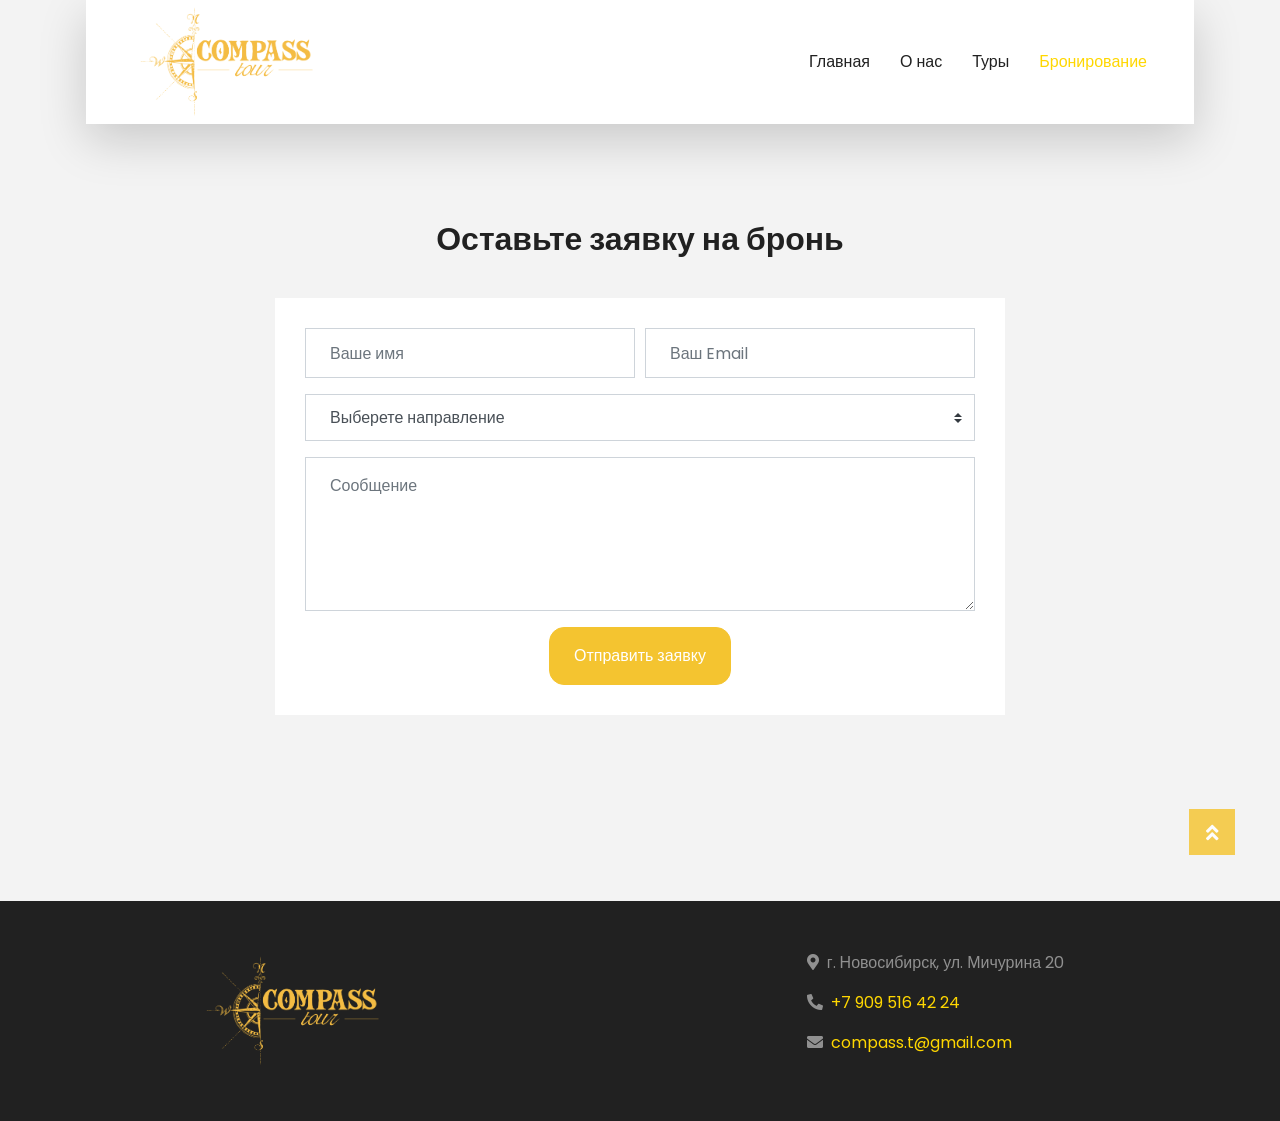
<file: contact.html>
<!doctype html>
<html lang="en">
	<head>
		<meta charset="utf-8" />
		<title>Compass tour</title>
		<meta content="width=device-width, initial-scale=1.0" name="viewport" />
		<meta content="Free HTML Templates" name="keywords" />
		<meta content="Free HTML Templates" name="description" />

		<!-- Favicon -->
		<link href="img/favicon.ico" rel="icon" />

		<!-- Google Web Fonts -->
		<link rel="preconnect" href="https://fonts.gstatic.com" />
		<link
			href="https://fonts.googleapis.com/css2?family=Poppins:wght@400;500;600;700&display=swap"
			rel="stylesheet"
		/>

		<!-- Font Awesome -->
		<link
			href="https://cdnjs.cloudflare.com/ajax/libs/font-awesome/5.10.0/css/all.min.css"
			rel="stylesheet"
		/>

		<!-- Customized Bootstrap Stylesheet -->
		<link href="css/style.css" rel="stylesheet" />
	</head>

	<body>
		<!-- Navbar Start -->
		<div class="container-fluid position-relative nav-bar p-0">
			<div
				class="container-lg position-relative p-0 px-lg-3"
				style="z-index: 9"
			>
				<nav
					class="navbar navbar-expand-lg bg-light navbar-light shadow-lg py-3 py-lg-0 pl-3 pl-lg-5"
				>
					<a href="" class="navbar-brand">
						<img class="header-logo" src="./img/logo1.png" alt="" />
					</a>
					<button
						type="button"
						class="navbar-toggler"
						data-toggle="collapse"
						data-target="#navbarCollapse"
					>
						<span class="navbar-toggler-icon"></span>
					</button>
					<div
						class="collapse navbar-collapse justify-content-between px-3"
						id="navbarCollapse"
					>
						<div class="navbar-nav ml-auto py-0">
							<a href="index.html" class="nav-item nav-link">Главная</a>
							<a href="about.html" class="nav-item nav-link">О нас</a>
							<a href="service.html" class="nav-item nav-link">Туры</a>
							<a href="contact.html" class="nav-item nav-link active"
								>Бронирование</a
							>
						</div>
					</div>
				</nav>
			</div>
		</div>
		<!-- Navbar End -->

		<!-- Contact Start -->
		<div class="container-fluid py-5">
			<div class="container py-5">
				<div class="text-center mb-3 pb-3">
					<h1>Оставьте заявку на бронь</h1>
				</div>
				<div class="row justify-content-center">
					<div class="col-lg-8">
						<div class="bg-white" style="padding: 30px">
							<form>
								<div class="form-row">
									<div class="col-sm-6 mb-3">
										<input
											type="text"
											class="form-control p-4"
											placeholder="Ваше имя"
										/>
									</div>
									<div class="col-sm-6 mb-3">
										<input
											type="email"
											class="form-control p-4"
											placeholder="Ваш Email"
										/>
									</div>
								</div>
								<div class="form-group">
									<select
										class="custom-select px-4"
										style="height: 47px"
										required="required"
									>
										<option selected>Выберете направление</option>
										<option value="1">Греция</option>
										<option value="2">Япония</option>
										<option value="3">Великобритания</option>
										<option value="3">Италия</option>
										<option value="1">Токио</option>
										<option value="2">Рим</option>
										<option value="3">Лондон</option>
										<option value="3">Афины</option>
									</select>
								</div>
								<div class="mb-3">
									<textarea
										class="form-control py-3 px-4"
										rows="5"
										placeholder="Сообщение"
									></textarea>
								</div>
								<div class="text-center">
									<button class="btn btn-primary py-3 px-4" type="submit">
										Отправить заявку
									</button>
								</div>
							</form>
						</div>
					</div>
				</div>
			</div>
		</div>
		<!-- Contact End -->

		<!-- Footer Start -->
		<div
			class="container-fluid bg-dark text-white-50 py-5 px-sm-3 px-lg-5 ff"
			style="margin-top: 90px"
		>
			<div class="row pt-5 footer">
				<div class="col-lg-3 col-md-6 mb-5 footer-footer">
					<a href="" class="navbar-brand">
						<img class="header-logo" src="./img/logo1.png" alt="" />
					</a>
				</div>
				<div class="col-lg-3 col-md-6 mb-5 footer-footer">
					<p>
						<i class="fa fa-map-marker-alt mr-2"></i>г. Новосибирск, ул.
						Мичурина 20
					</p>
					<p>
						<i class="fa fa-phone-alt mr-2"></i
						><a href="tel:79095164224">+7 909 516 42 24</a>
					</p>
					<p>
						<i class="fa fa-envelope mr-2"></i
						><a href="email:compass.t@gmail.com">compass.t@gmail.com</a>
					</p>
				</div>
			</div>
		</div>
		<!-- Footer End -->
		<!-- Back to Top -->
		<a href="#" class="btn btn-lg btn-primary btn-lg-square back-to-top"
			><i class="fa fa-angle-double-up"></i
		></a>

		<!-- JavaScript Libraries -->
		<script src="https://code.jquery.com/jquery-3.4.1.min.js"></script>
		<script src="https://stackpath.bootstrapcdn.com/bootstrap/4.4.1/js/bootstrap.bundle.min.js"></script>
		<script src="lib/easing/easing.min.js"></script>

		<!-- Template Javascript -->
		<script src="js/main.js"></script>
	</body>
</html>
</file>
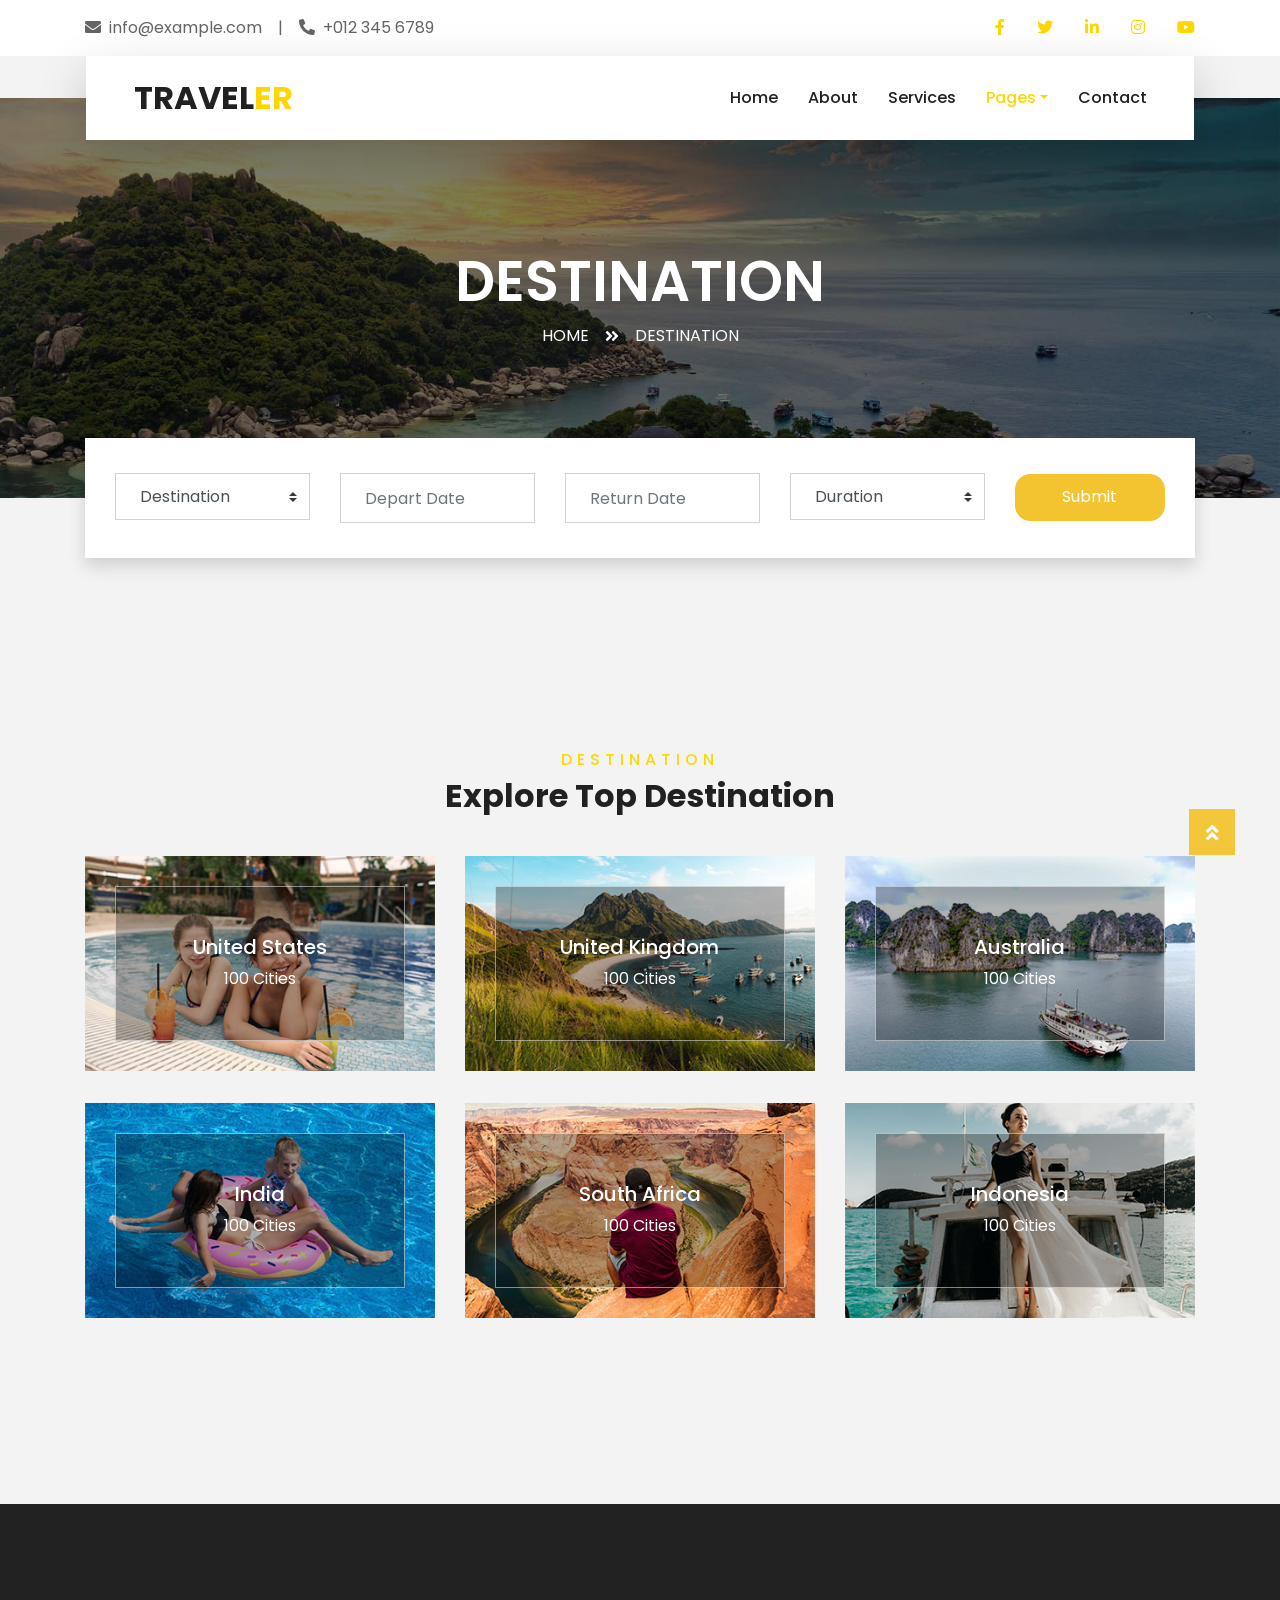
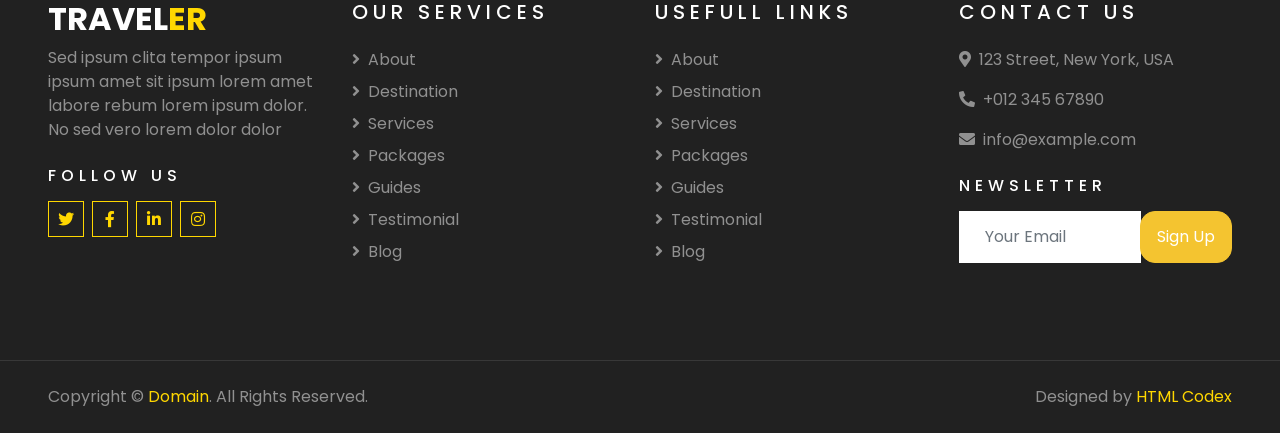
<file: destination.html>
<!DOCTYPE html>
<html lang="en">

<head>
    <meta charset="utf-8">
    <title>TRAVELER - Free Travel Website Template</title>
    <meta content="width=device-width, initial-scale=1.0" name="viewport">
    <meta content="Free HTML Templates" name="keywords">
    <meta content="Free HTML Templates" name="description">

    <!-- Favicon -->
    <link href="img/favicon.ico" rel="icon">

    <!-- Google Web Fonts -->
    <link rel="preconnect" href="https://fonts.gstatic.com">
    <link href="https://fonts.googleapis.com/css2?family=Poppins:wght@400;500;600;700&display=swap" rel="stylesheet"> 

    <!-- Font Awesome -->
    <link href="https://cdnjs.cloudflare.com/ajax/libs/font-awesome/5.10.0/css/all.min.css" rel="stylesheet">

    <!-- Customized Bootstrap Stylesheet -->
    <link href="css/style.css" rel="stylesheet">
</head>

<body>
    <!-- Topbar Start -->
    <div class="container-fluid bg-light pt-3 d-none d-lg-block">
        <div class="container">
            <div class="row">
                <div class="col-lg-6 text-center text-lg-left mb-2 mb-lg-0">
                    <div class="d-inline-flex align-items-center">
                        <p><i class="fa fa-envelope mr-2"></i>info@example.com</p>
                        <p class="text-body px-3">|</p>
                        <p><i class="fa fa-phone-alt mr-2"></i>+012 345 6789</p>
                    </div>
                </div>
                <div class="col-lg-6 text-center text-lg-right">
                    <div class="d-inline-flex align-items-center">
                        <a class="text-primary px-3" href="">
                            <i class="fab fa-facebook-f"></i>
                        </a>
                        <a class="text-primary px-3" href="">
                            <i class="fab fa-twitter"></i>
                        </a>
                        <a class="text-primary px-3" href="">
                            <i class="fab fa-linkedin-in"></i>
                        </a>
                        <a class="text-primary px-3" href="">
                            <i class="fab fa-instagram"></i>
                        </a>
                        <a class="text-primary pl-3" href="">
                            <i class="fab fa-youtube"></i>
                        </a>
                    </div>
                </div>
            </div>
        </div>
    </div>
    <!-- Topbar End -->


    <!-- Navbar Start -->
    <div class="container-fluid position-relative nav-bar p-0">
        <div class="container-lg position-relative p-0 px-lg-3" style="z-index: 9;">
            <nav class="navbar navbar-expand-lg bg-light navbar-light shadow-lg py-3 py-lg-0 pl-3 pl-lg-5">
                <a href="" class="navbar-brand">
                    <h1 class="m-0 text-primary"><span class="text-dark">TRAVEL</span>ER</h1>
                </a>
                <button type="button" class="navbar-toggler" data-toggle="collapse" data-target="#navbarCollapse">
                    <span class="navbar-toggler-icon"></span>
                </button>
                <div class="collapse navbar-collapse justify-content-between px-3" id="navbarCollapse">
                    <div class="navbar-nav ml-auto py-0">
                        <a href="index.html" class="nav-item nav-link">Home</a>
                        <a href="about.html" class="nav-item nav-link">About</a>
                        <a href="service.html" class="nav-item nav-link">Services</a>
                        <div class="nav-item dropdown">
                            <a href="#" class="nav-link dropdown-toggle active" data-toggle="dropdown">Pages</a>
                            <div class="dropdown-menu border-0 rounded-0 m-0">
                                <a href="blog.html" class="dropdown-item">Blog Grid</a>
                                <a href="destination.html" class="dropdown-item active">Destination</a>
                            </div>
                        </div>
                        <a href="contact.html" class="nav-item nav-link">Contact</a>
                    </div>
                </div>
            </nav>
        </div>
    </div>
    <!-- Navbar End -->


    <!-- Header Start -->
    <div class="container-fluid page-header">
        <div class="container">
            <div class="d-flex flex-column align-items-center justify-content-center" style="min-height: 400px">
                <h3 class="display-4 text-white text-uppercase">Destination</h3>
                <div class="d-inline-flex text-white">
                    <p class="m-0 text-uppercase"><a class="text-white" href="">Home</a></p>
                    <i class="fa fa-angle-double-right pt-1 px-3"></i>
                    <p class="m-0 text-uppercase">Destination</p>
                </div>
            </div>
        </div>
    </div>
    <!-- Header End -->


    <!-- Booking Start -->
    <div class="container-fluid booking mt-5 pb-5">
        <div class="container pb-5">
            <div class="bg-light shadow" style="padding: 30px;">
                <div class="row align-items-center" style="min-height: 60px;">
                    <div class="col-md-10">
                        <div class="row">
                            <div class="col-md-3">
                                <div class="mb-3 mb-md-0">
                                    <select class="custom-select px-4" style="height: 47px;">
                                        <option selected>Destination</option>
                                        <option value="1">Destination 1</option>
                                        <option value="2">Destination 1</option>
                                        <option value="3">Destination 1</option>
                                    </select>
                                </div>
                            </div>
                            <div class="col-md-3">
                                <div class="mb-3 mb-md-0">
                                    <input type="text" class="form-control p-4" placeholder="Depart Date"/>
                                </div>
                            </div>
                            <div class="col-md-3">
                                <div class="mb-3 mb-md-0">
                                    <input type="text" class="form-control p-4" placeholder="Return Date"/>
                                </div>
                            </div>
                            <div class="col-md-3">
                                <div class="mb-3 mb-md-0">
                                    <select class="custom-select px-4" style="height: 47px;">
                                        <option selected>Duration</option>
                                        <option value="1">Duration 1</option>
                                        <option value="2">Duration 1</option>
                                        <option value="3">Duration 1</option>
                                    </select>
                                </div>
                            </div>
                        </div>
                    </div>
                    <div class="col-md-2">
                        <button class="btn btn-primary btn-block" type="submit" style="height: 47px; margin-top: -2px;">Submit</button>
                    </div>
                </div>
            </div>
        </div>
    </div>
    <!-- Booking End -->
    

    <!-- Destination Start -->
    <div class="container-fluid py-5">
        <div class="container pt-5 pb-3">
            <div class="text-center mb-3 pb-3">
                <h6 class="text-primary text-uppercase" style="letter-spacing: 5px;">Destination</h6>
                <h1>Explore Top Destination</h1>
            </div>
            <div class="row">
                <div class="col-lg-4 col-md-6 mb-4">
                    <div class="destination-item position-relative overflow-hidden mb-2">
                        <img class="img-fluid" src="img/destination-1.jpg" alt="">
                        <a class="destination-overlay text-white text-decoration-none" href="">
                            <h5 class="text-white">United States</h5>
                            <span>100 Cities</span>
                        </a>
                    </div>
                </div>
                <div class="col-lg-4 col-md-6 mb-4">
                    <div class="destination-item position-relative overflow-hidden mb-2">
                        <img class="img-fluid" src="img/destination-2.jpg" alt="">
                        <a class="destination-overlay text-white text-decoration-none" href="">
                            <h5 class="text-white">United Kingdom</h5>
                            <span>100 Cities</span>
                        </a>
                    </div>
                </div>
                <div class="col-lg-4 col-md-6 mb-4">
                    <div class="destination-item position-relative overflow-hidden mb-2">
                        <img class="img-fluid" src="img/destination-3.jpg" alt="">
                        <a class="destination-overlay text-white text-decoration-none" href="">
                            <h5 class="text-white">Australia</h5>
                            <span>100 Cities</span>
                        </a>
                    </div>
                </div>
                <div class="col-lg-4 col-md-6 mb-4">
                    <div class="destination-item position-relative overflow-hidden mb-2">
                        <img class="img-fluid" src="img/destination-4.jpg" alt="">
                        <a class="destination-overlay text-white text-decoration-none" href="">
                            <h5 class="text-white">India</h5>
                            <span>100 Cities</span>
                        </a>
                    </div>
                </div>
                <div class="col-lg-4 col-md-6 mb-4">
                    <div class="destination-item position-relative overflow-hidden mb-2">
                        <img class="img-fluid" src="img/destination-5.jpg" alt="">
                        <a class="destination-overlay text-white text-decoration-none" href="">
                            <h5 class="text-white">South Africa</h5>
                            <span>100 Cities</span>
                        </a>
                    </div>
                </div>
                <div class="col-lg-4 col-md-6 mb-4">
                    <div class="destination-item position-relative overflow-hidden mb-2">
                        <img class="img-fluid" src="img/destination-6.jpg" alt="">
                        <a class="destination-overlay text-white text-decoration-none" href="">
                            <h5 class="text-white">Indonesia</h5>
                            <span>100 Cities</span>
                        </a>
                    </div>
                </div>
            </div>
        </div>
    </div>
    <!-- Destination Start -->


    <!-- Footer Start -->
    <div class="container-fluid bg-dark text-white-50 py-5 px-sm-3 px-lg-5" style="margin-top: 90px;">
        <div class="row pt-5">
            <div class="col-lg-3 col-md-6 mb-5">
                <a href="" class="navbar-brand">
                    <h1 class="text-primary"><span class="text-white">TRAVEL</span>ER</h1>
                </a>
                <p>Sed ipsum clita tempor ipsum ipsum amet sit ipsum lorem amet labore rebum lorem ipsum dolor. No sed vero lorem dolor dolor</p>
                <h6 class="text-white text-uppercase mt-4 mb-3" style="letter-spacing: 5px;">Follow Us</h6>
                <div class="d-flex justify-content-start">
                    <a class="btn btn-outline-primary btn-square mr-2" href="#"><i class="fab fa-twitter"></i></a>
                    <a class="btn btn-outline-primary btn-square mr-2" href="#"><i class="fab fa-facebook-f"></i></a>
                    <a class="btn btn-outline-primary btn-square mr-2" href="#"><i class="fab fa-linkedin-in"></i></a>
                    <a class="btn btn-outline-primary btn-square" href="#"><i class="fab fa-instagram"></i></a>
                </div>
            </div>
            <div class="col-lg-3 col-md-6 mb-5">
                <h5 class="text-white text-uppercase mb-4" style="letter-spacing: 5px;">Our Services</h5>
                <div class="d-flex flex-column justify-content-start">
                    <a class="text-white-50 mb-2" href="#"><i class="fa fa-angle-right mr-2"></i>About</a>
                    <a class="text-white-50 mb-2" href="#"><i class="fa fa-angle-right mr-2"></i>Destination</a>
                    <a class="text-white-50 mb-2" href="#"><i class="fa fa-angle-right mr-2"></i>Services</a>
                    <a class="text-white-50 mb-2" href="#"><i class="fa fa-angle-right mr-2"></i>Packages</a>
                    <a class="text-white-50 mb-2" href="#"><i class="fa fa-angle-right mr-2"></i>Guides</a>
                    <a class="text-white-50 mb-2" href="#"><i class="fa fa-angle-right mr-2"></i>Testimonial</a>
                    <a class="text-white-50" href="#"><i class="fa fa-angle-right mr-2"></i>Blog</a>
                </div>
            </div>
            <div class="col-lg-3 col-md-6 mb-5">
                <h5 class="text-white text-uppercase mb-4" style="letter-spacing: 5px;">Usefull Links</h5>
                <div class="d-flex flex-column justify-content-start">
                    <a class="text-white-50 mb-2" href="#"><i class="fa fa-angle-right mr-2"></i>About</a>
                    <a class="text-white-50 mb-2" href="#"><i class="fa fa-angle-right mr-2"></i>Destination</a>
                    <a class="text-white-50 mb-2" href="#"><i class="fa fa-angle-right mr-2"></i>Services</a>
                    <a class="text-white-50 mb-2" href="#"><i class="fa fa-angle-right mr-2"></i>Packages</a>
                    <a class="text-white-50 mb-2" href="#"><i class="fa fa-angle-right mr-2"></i>Guides</a>
                    <a class="text-white-50 mb-2" href="#"><i class="fa fa-angle-right mr-2"></i>Testimonial</a>
                    <a class="text-white-50" href="#"><i class="fa fa-angle-right mr-2"></i>Blog</a>
                </div>
            </div>
            <div class="col-lg-3 col-md-6 mb-5">
                <h5 class="text-white text-uppercase mb-4" style="letter-spacing: 5px;">Contact Us</h5>
                <p><i class="fa fa-map-marker-alt mr-2"></i>123 Street, New York, USA</p>
                <p><i class="fa fa-phone-alt mr-2"></i>+012 345 67890</p>
                <p><i class="fa fa-envelope mr-2"></i>info@example.com</p>
                <h6 class="text-white text-uppercase mt-4 mb-3" style="letter-spacing: 5px;">Newsletter</h6>
                <div class="w-100">
                    <div class="input-group">
                        <input type="text" class="form-control border-light" style="padding: 25px;" placeholder="Your Email">
                        <div class="input-group-append">
                            <button class="btn btn-primary px-3">Sign Up</button>
                        </div>
                    </div>
                </div>
            </div>
        </div>
    </div>
    <div class="container-fluid bg-dark text-white border-top py-4 px-sm-3 px-md-5" style="border-color: rgba(256, 256, 256, .1) !important;">
        <div class="row">
            <div class="col-lg-6 text-center text-md-left mb-3 mb-md-0">
                <p class="m-0 text-white-50">Copyright &copy; <a href="#">Domain</a>. All Rights Reserved.</a>
                </p>
            </div>
            <div class="col-lg-6 text-center text-md-right">
                <!--/*** The author’s attribution link below must remain intact on your website. ***/-->
                <!--/*** If you wish to remove this credit link, please purchase the Pro Version from https://htmlcodex.com . ***/-->
                <p class="m-0 text-white-50">Designed by <a href="https://htmlcodex.com">HTML Codex</a></p>
            </div>
        </div>
    </div>
    <!-- Footer End -->


    <!-- Back to Top -->
    <a href="#" class="btn btn-lg btn-primary btn-lg-square back-to-top"><i class="fa fa-angle-double-up"></i></a>


    <!-- JavaScript Libraries -->
    <script src="https://code.jquery.com/jquery-3.4.1.min.js"></script>
    <script src="https://stackpath.bootstrapcdn.com/bootstrap/4.4.1/js/bootstrap.bundle.min.js"></script>
    <script src="lib/easing/easing.min.js"></script>

    <!-- Template Javascript -->
    <script src="js/main.js"></script>
</body>

</html>
</file>
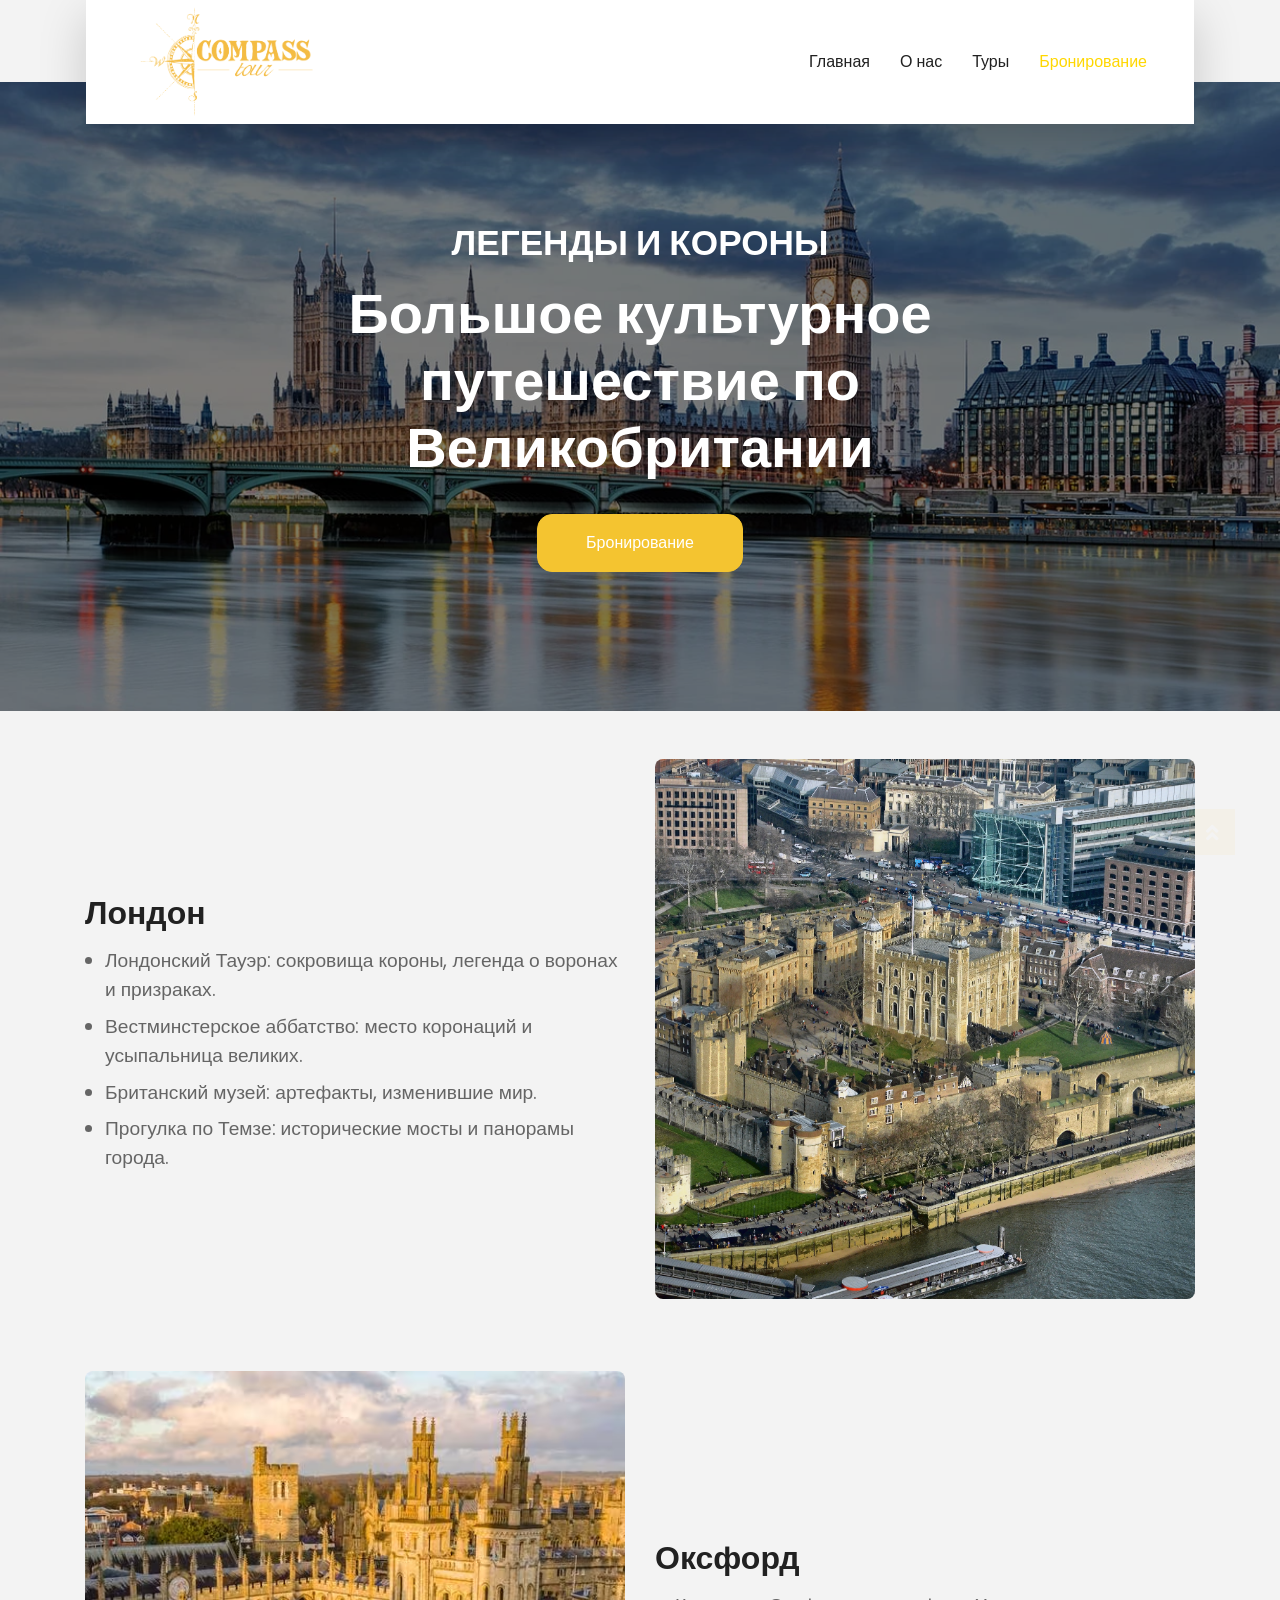
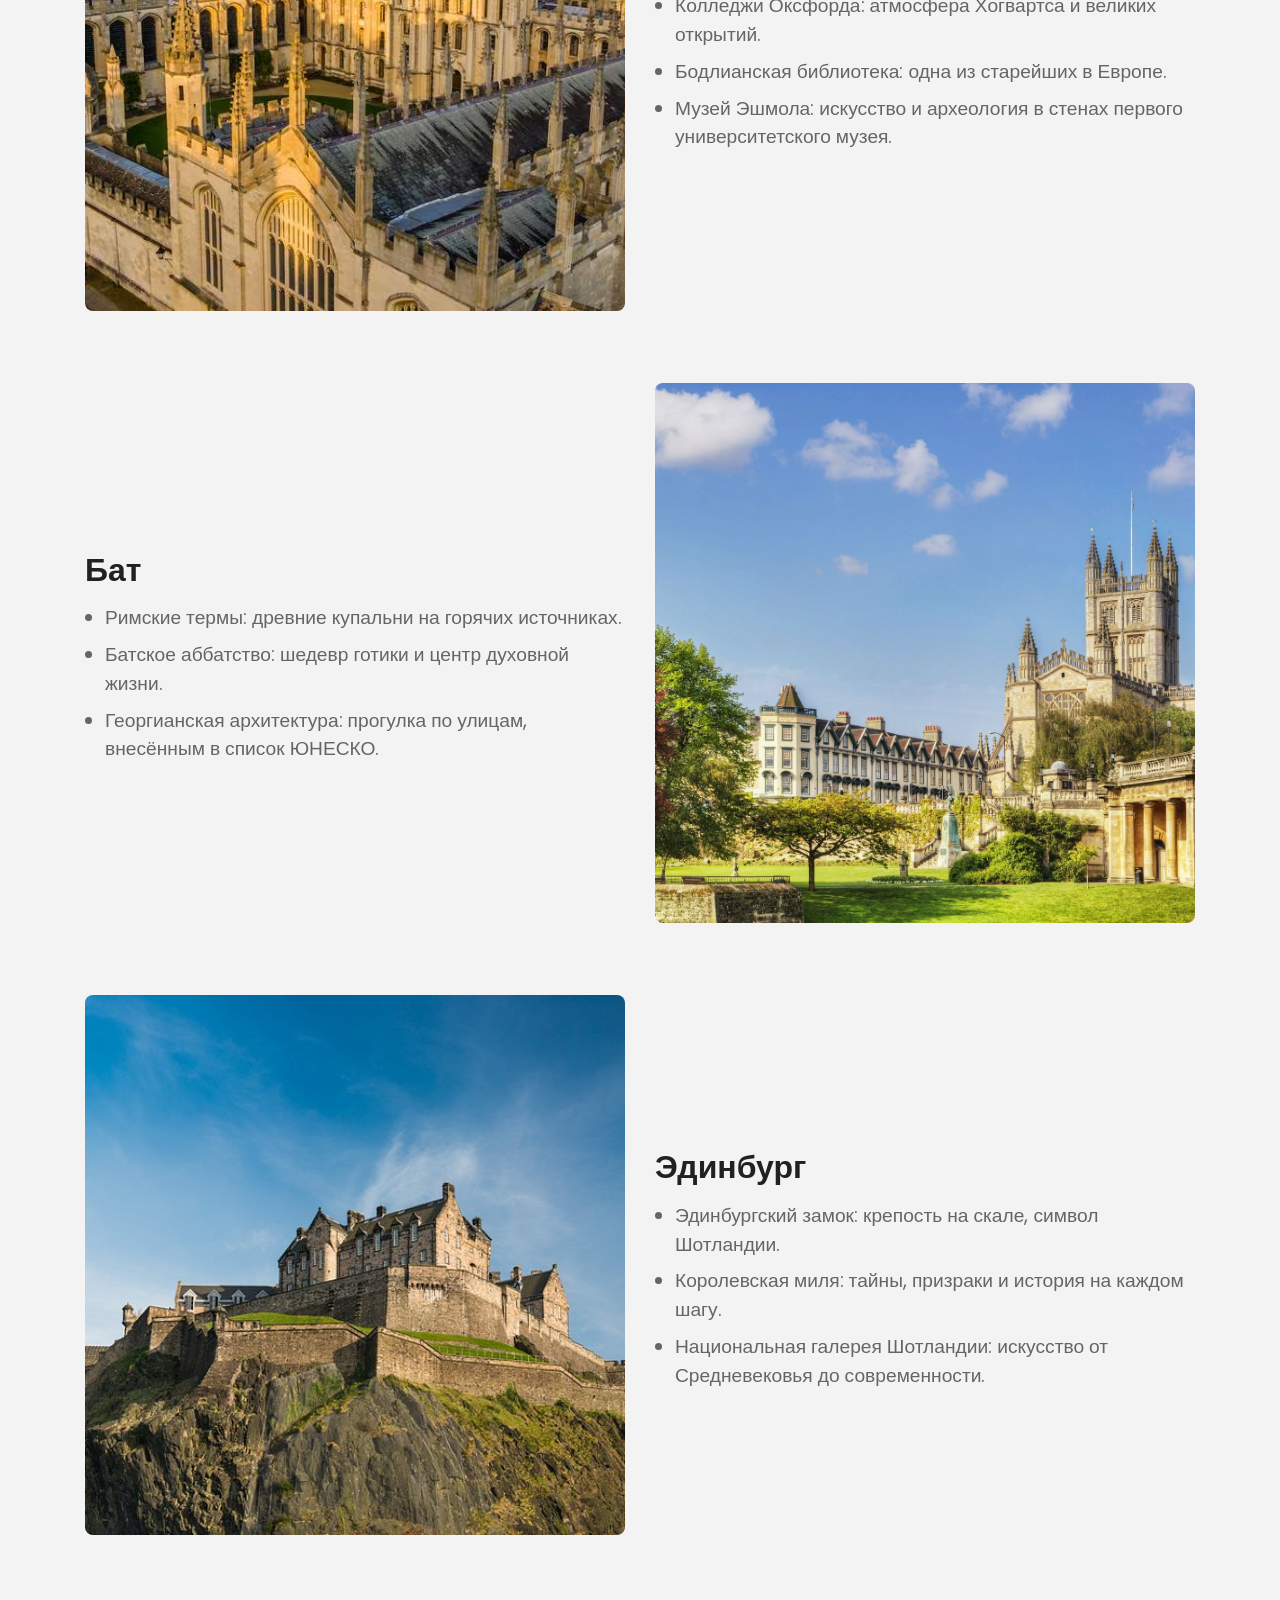
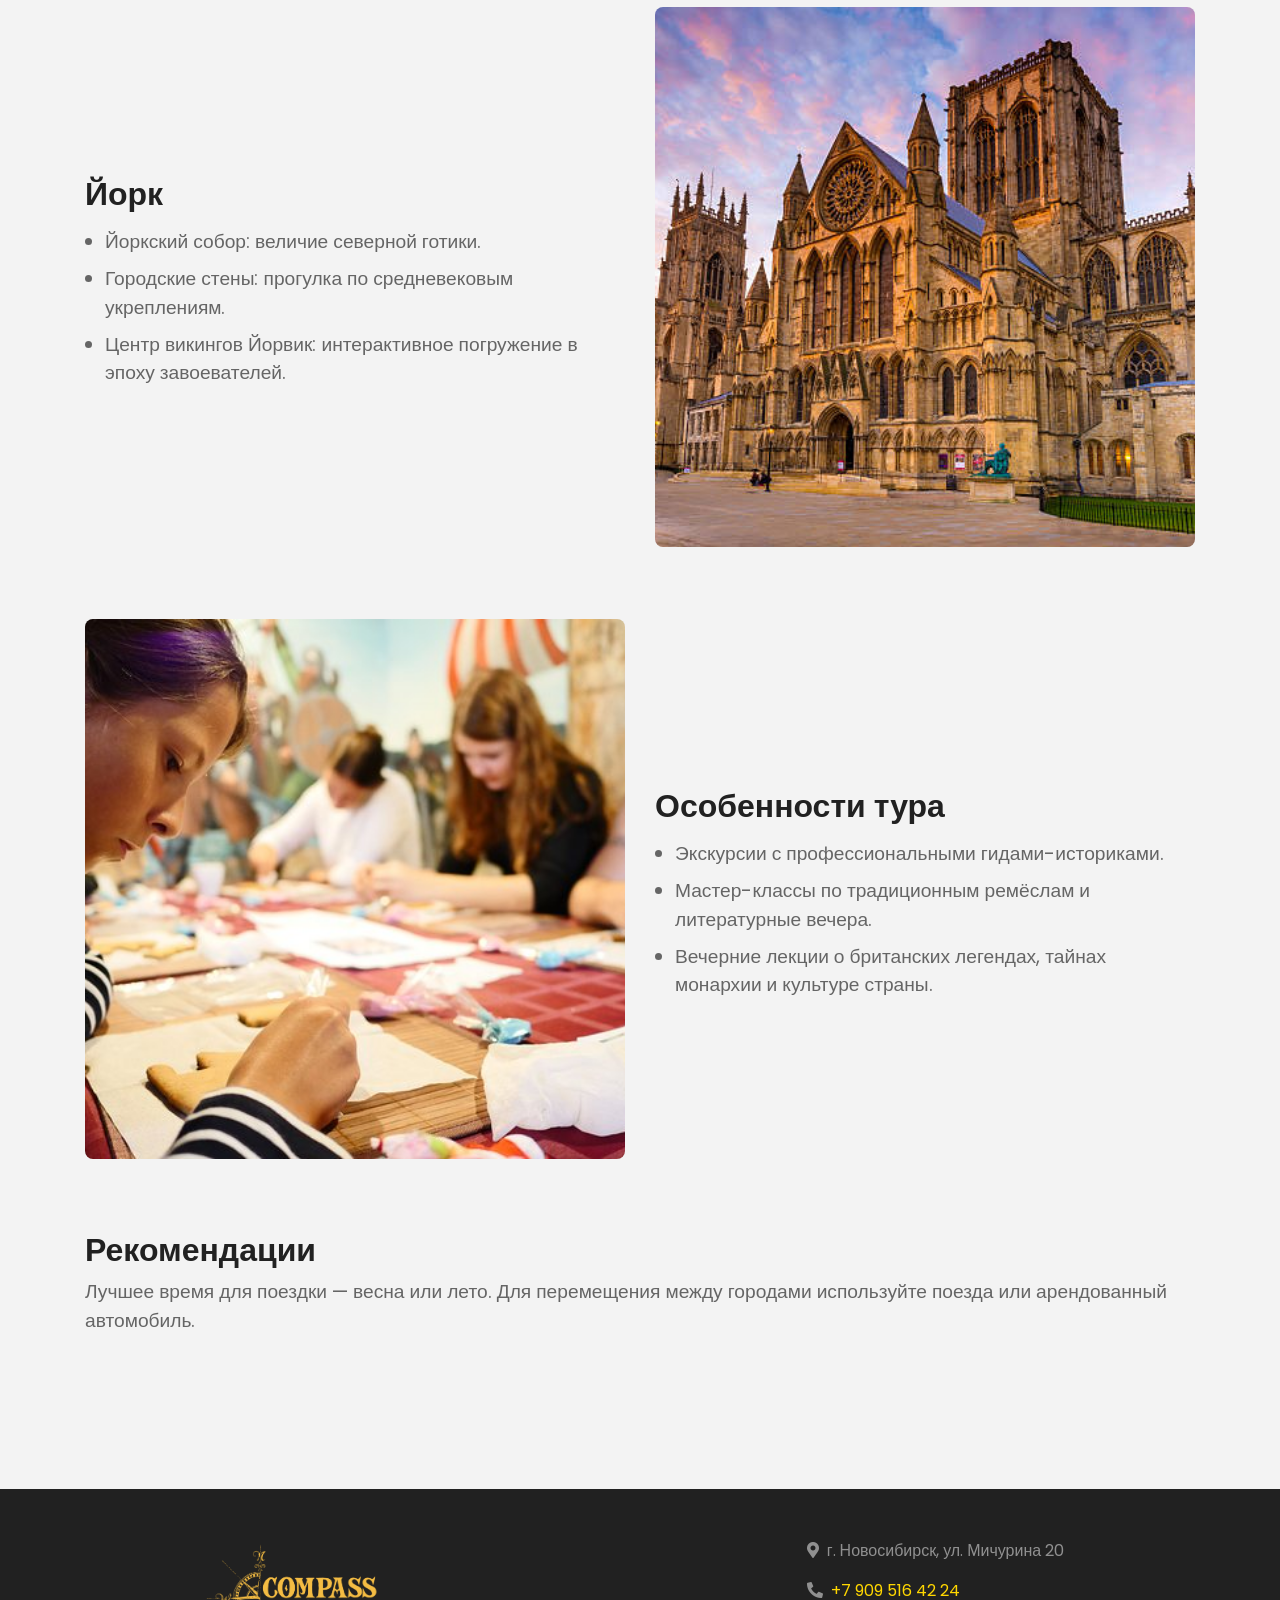
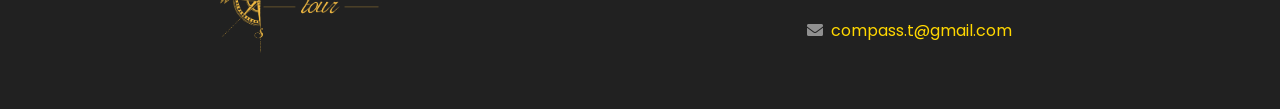
<file: gb.html>
<!doctype html>
<html lang="en">
	<head>
		<meta charset="utf-8" />
		<title>Compass tour</title>
		<meta content="width=device-width, initial-scale=1.0" name="viewport" />
		<meta content="Free HTML Templates" name="keywords" />
		<meta content="Free HTML Templates" name="description" />

		<!-- Favicon -->
		<link href="img/favicon.ico" rel="icon" />

		<!-- Google Web Fonts -->
		<link rel="preconnect" href="https://fonts.gstatic.com" />
		<link
			href="https://fonts.googleapis.com/css2?family=Poppins:wght@400;500;600;700&display=swap"
			rel="stylesheet"
		/>

		<!-- Font Awesome -->
		<link
			href="https://cdnjs.cloudflare.com/ajax/libs/font-awesome/5.10.0/css/all.min.css"
			rel="stylesheet"
		/>

		<!-- Customized Bootstrap Stylesheet -->
		<link href="css/style.css" rel="stylesheet" />
	</head>

	<body>
		<!-- Navbar Start -->
		<div class="container-fluid position-relative nav-bar p-0">
			<div
				class="container-lg position-relative p-0 px-lg-3"
				style="z-index: 9"
			>
				<nav
					class="navbar navbar-expand-lg bg-light navbar-light shadow-lg py-3 py-lg-0 pl-3 pl-lg-5"
				>
					<a href="" class="navbar-brand">
						<img class="header-logo" src="./img/logo1.png" alt="" />
					</a>
					<button
						type="button"
						class="navbar-toggler"
						data-toggle="collapse"
						data-target="#navbarCollapse"
					>
						<span class="navbar-toggler-icon"></span>
					</button>
					<div
						class="collapse navbar-collapse justify-content-between px-3"
						id="navbarCollapse"
					>
						<div class="navbar-nav ml-auto py-0">
							<a href="index.html" class="nav-item nav-link">Главная</a>
							<a href="about.html" class="nav-item nav-link">О нас</a>
							<a href="service.html" class="nav-item nav-link">Туры</a>
							<a href="contact.html" class="nav-item nav-link active"
								>Бронирование</a
							>
						</div>
					</div>
				</nav>
			</div>
		</div>
		<!-- Navbar End -->

		<div class="container-fluid p-0">
			<div id="header-carousel" class="carousel slide" data-ride="carousel">
				<div class="carousel-inner">
					<div class="carousel-item active">
						<img class="w-100" src="img/gb2.webp" alt="Image" />
						<div
							class="carousel-caption d-flex flex-column align-items-center justify-content-center"
						>
							<div class="p-3" style="max-width: 900px">
								<h4 class="text-white text-uppercase mb-md-3">
									Легенды и короны
								</h4>
								<h1 class="display-3 text-white mb-md-4">
									Большое культурное путешествие по Великобритании
								</h1>
								<a
									href="contact.html"
									class="btn btn-primary py-md-3 px-md-5 mt-2"
									>Бронирование</a
								>
							</div>
						</div>
					</div>
				</div>
			</div>
		</div>

		<section class="section-block py-5">
			<div class="container">
				<!-- БЛОК 1 -->
				<div class="row align-items-center mb-5">
					<!-- ТЕКСТ -->
					<div class="col-12 col-lg-6 mb-4 mb-lg-0">
						<h3 class="section-title-sm">Лондон</h3>
						<ul class="section-list">
							<li>
								Лондонский Тауэр: сокровища короны, легенда о воронах и
								призраках.
							</li>
							<li>
								Вестминстерское аббатство: место коронаций и усыпальница
								великих.
							</li>
							<li>Британский музей: артефакты, изменившие мир.</li>
							<li>Прогулка по Темзе: исторические мосты и панорамы города.</li>
						</ul>
					</div>

					<!-- ФОТО -->
					<div class="col-12 col-lg-6">
						<div class="row">
							<div class="col-12 mb-4">
								<img src="img/ln.jpg" class="img-fluid section-img" alt="" />
							</div>
						</div>
					</div>
				</div>

				<!-- БЛОК 2 (реверс) -->
				<div class="row align-items-center mb-5 rev">
					<!-- ФОТО -->
					<div class="col-12 col-lg-6 order-lg-2 mb-4 mb-lg-0">
						<div class="row">
							<div class="col-12 mb-4">
								<img src="img/ox.avif" class="img-fluid section-img" alt="" />
							</div>
						</div>
					</div>

					<!-- ТЕКСТ -->
					<div class="col-12 col-lg-6 order-lg-1">
						<h3 class="section-title-sm">Оксфорд</h3>
						<ul class="section-list">
							<li>
								Колледжи Оксфорда: атмосфера Хогвартса и великих открытий.
							</li>
							<li>Бодлианская библиотека: одна из старейших в Европе.</li>
							<li>
								Музей Эшмола: искусство и археология в стенах первого
								университетского музея.
							</li>
						</ul>
					</div>
				</div>
				<!-- БЛОК 1 -->
				<div class="row align-items-center mb-5">
					<!-- ТЕКСТ -->
					<div class="col-12 col-lg-6 mb-4 mb-lg-0">
						<h3 class="section-title-sm">Бат</h3>
						<ul class="section-list">
							<li>Римские термы: древние купальни на горячих источниках.</li>
							<li>Батское аббатство: шедевр готики и центр духовной жизни.</li>
							<li>
								Георгианская архитектура: прогулка по улицам, внесённым в список
								ЮНЕСКО.
							</li>
						</ul>
					</div>

					<!-- ФОТО -->
					<div class="col-12 col-lg-6">
						<div class="row">
							<div class="col-12 mb-4">
								<img src="img/bat.jpg" class="img-fluid section-img" alt="" />
							</div>
						</div>
					</div>
				</div>

				<!-- БЛОК 2 (реверс) -->
				<div class="row align-items-center mb-5 rev">
					<!-- ФОТО -->
					<div class="col-12 col-lg-6 order-lg-2 mb-4 mb-lg-0">
						<div class="row">
							<div class="col-12 mb-4">
								<img src="img/ed.jpg" class="img-fluid section-img" alt="" />
							</div>
						</div>
					</div>

					<!-- ТЕКСТ -->
					<div class="col-12 col-lg-6 order-lg-1">
						<h3 class="section-title-sm">Эдинбург</h3>
						<ul class="section-list">
							<li>Эдинбургский замок: крепость на скале, символ Шотландии.</li>
							<li>
								Королевская миля: тайны, призраки и история на каждом шагу.
							</li>
							<li>
								Национальная галерея Шотландии: искусство от Средневековья до
								современности.
							</li>
						</ul>
					</div>
				</div>

				<!-- БЛОК 1 -->
				<div class="row align-items-center mb-5">
					<!-- ТЕКСТ -->
					<div class="col-12 col-lg-6 mb-4 mb-lg-0">
						<h3 class="section-title-sm">Йорк</h3>
						<ul class="section-list">
							<li>Йоркский собор: величие северной готики.</li>
							<li>Городские стены: прогулка по средневековым укреплениям.</li>
							<li>
								Центр викингов Йорвик: интерактивное погружение в эпоху
								завоевателей.
							</li>
						</ul>
					</div>

					<!-- ФОТО -->
					<div class="col-12 col-lg-6">
						<div class="row">
							<div class="col-12 mb-4">
								<img src="img/yo.jpg" class="img-fluid section-img" alt="" />
							</div>
						</div>
					</div>
				</div>

				<!-- БЛОК 2 (реверс) -->
				<div class="row align-items-center mb-5 rev">
					<!-- ФОТО -->
					<div class="col-12 col-lg-6 order-lg-2 mb-4 mb-lg-0">
						<div class="row">
							<div class="col-12 mb-4">
								<img src="img/rem.jpg" class="img-fluid section-img" alt="" />
							</div>
						</div>
					</div>

					<!-- ТЕКСТ -->
					<div class="col-12 col-lg-6 order-lg-1">
						<h3 class="section-title-sm">Особенности тура</h3>
						<ul class="section-list">
							<li>Экскурсии с профессиональными гидами-историками.</li>
							<li>
								Мастер-классы по традиционным ремёслам и литературные вечера.
							</li>
							<li>
								Вечерние лекции о британских легендах, тайнах монархии и
								культуре страны.
							</li>
						</ul>
					</div>
				</div>

				<!-- ФИНАЛ -->
				<div class="text-left">
					<h3 class="section-title">Рекомендации</h3>
					<p class="section-text mx-auto section-text-narrow">
						Лучшее время для поездки — весна или лето. Для перемещения между
						городами используйте поезда или арендованный автомобиль.
					</p>
				</div>
			</div>
		</section>

		<!-- Footer Start -->
		<div
			class="container-fluid bg-dark text-white-50 py-5 px-sm-3 px-lg-5 ff"
			style="margin-top: 90px"
		>
			<div class="row pt-5 footer">
				<div class="col-lg-3 col-md-6 mb-5 footer-footer">
					<a href="" class="navbar-brand">
						<img class="header-logo" src="./img/logo1.png" alt="" />
					</a>
				</div>
				<div class="col-lg-3 col-md-6 mb-5 footer-footer">
					<p>
						<i class="fa fa-map-marker-alt mr-2"></i>г. Новосибирск, ул.
						Мичурина 20
					</p>
					<p>
						<i class="fa fa-phone-alt mr-2"></i
						><a href="tel:79095164224">+7 909 516 42 24</a>
					</p>
					<p>
						<i class="fa fa-envelope mr-2"></i
						><a href="email:compass.t@gmail.com">compass.t@gmail.com</a>
					</p>
				</div>
			</div>
		</div>
		<!-- Footer End -->
		<!-- Back to Top -->
		<a href="#" class="btn btn-lg btn-primary btn-lg-square back-to-top"
			><i class="fa fa-angle-double-up"></i
		></a>

		<!-- JavaScript Libraries -->
		<script src="https://code.jquery.com/jquery-3.4.1.min.js"></script>
		<script src="https://stackpath.bootstrapcdn.com/bootstrap/4.4.1/js/bootstrap.bundle.min.js"></script>
		<script src="lib/easing/easing.min.js"></script>

		<!-- Template Javascript -->
		<script src="js/main.js"></script>
	</body>
</html>
</file>
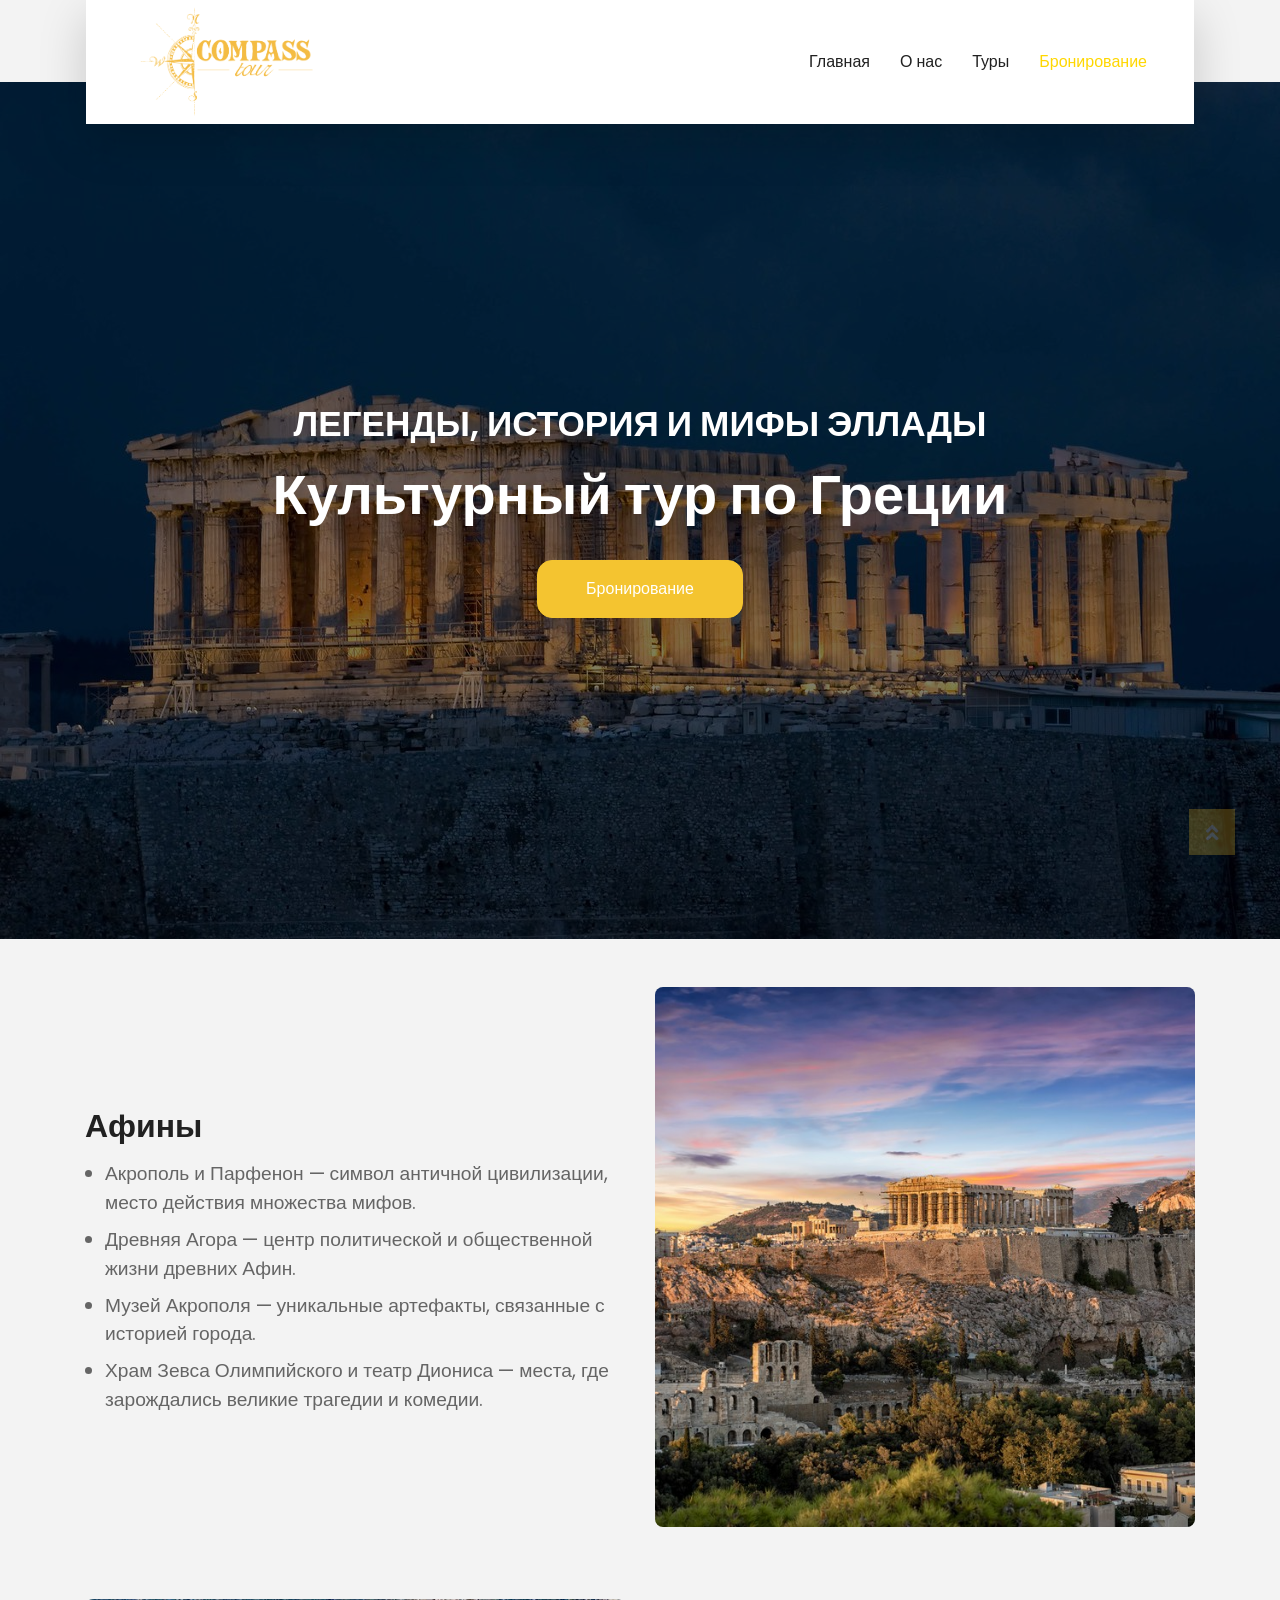
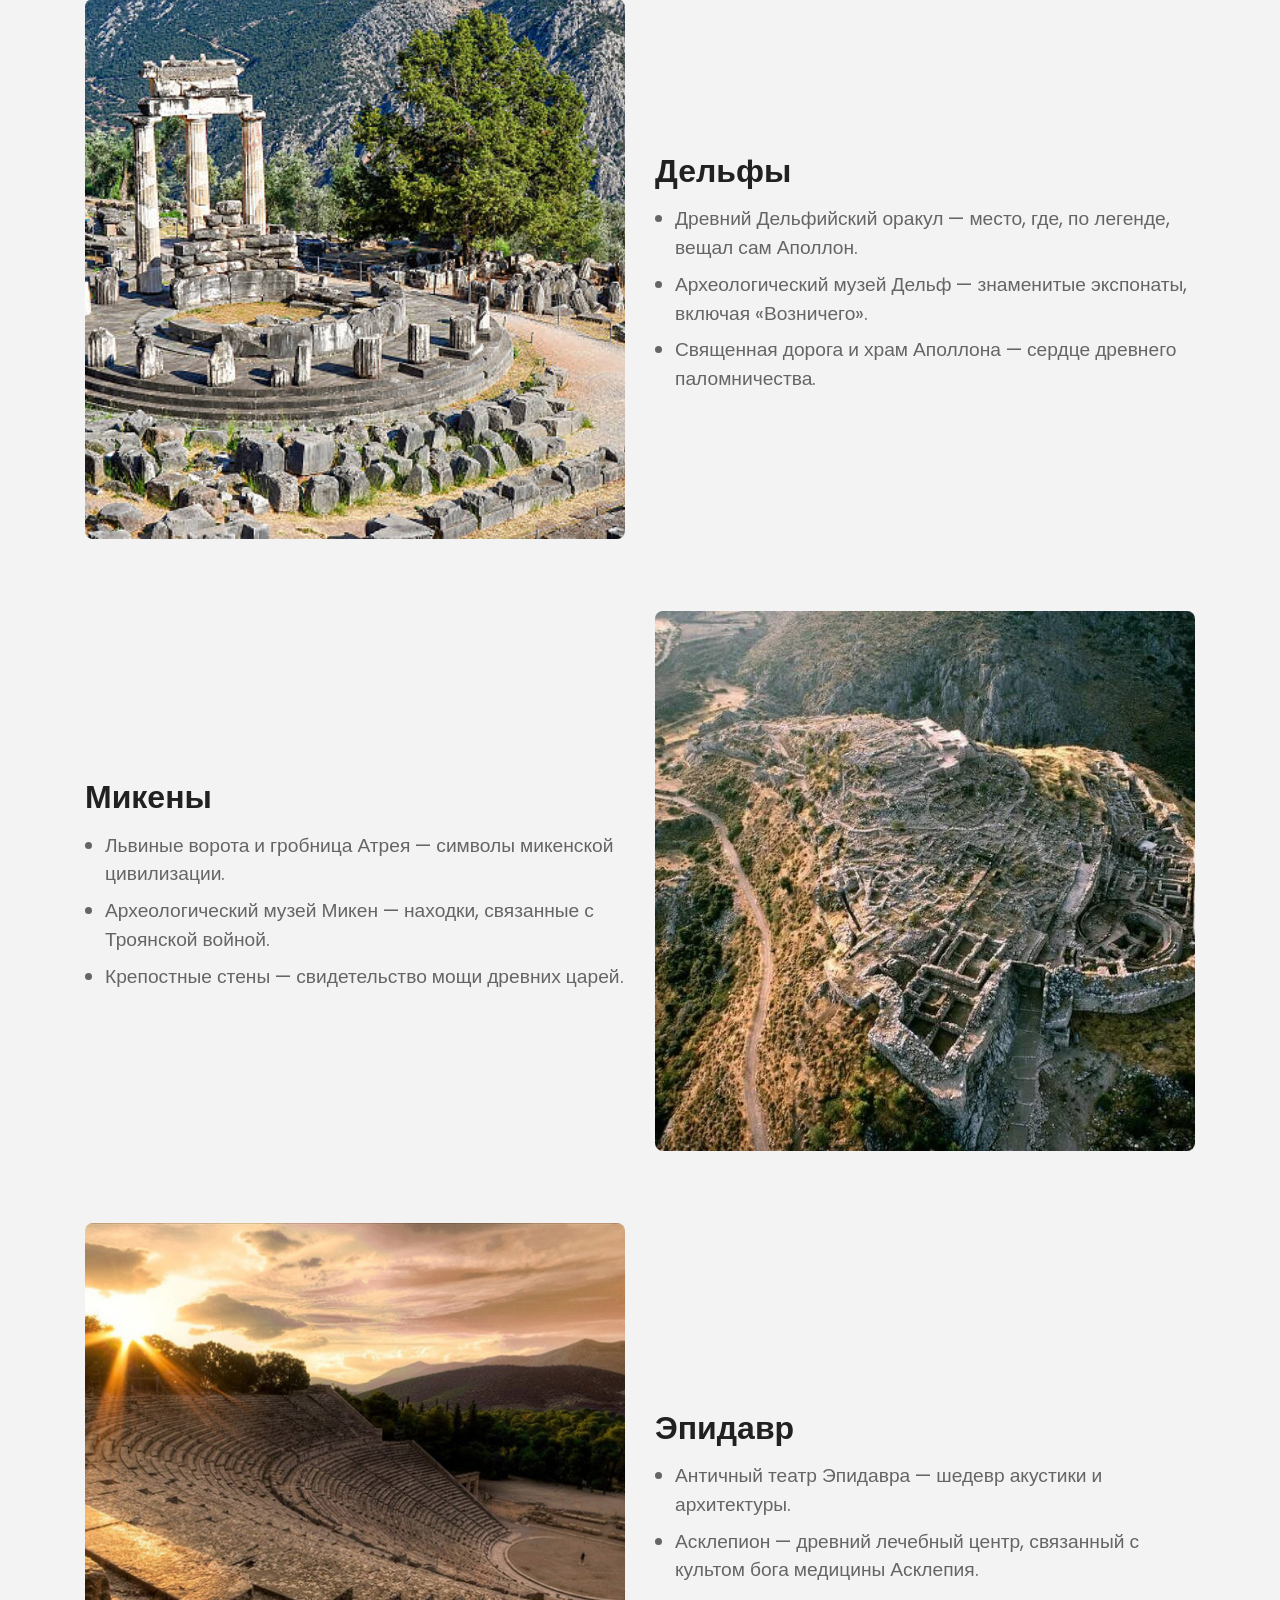
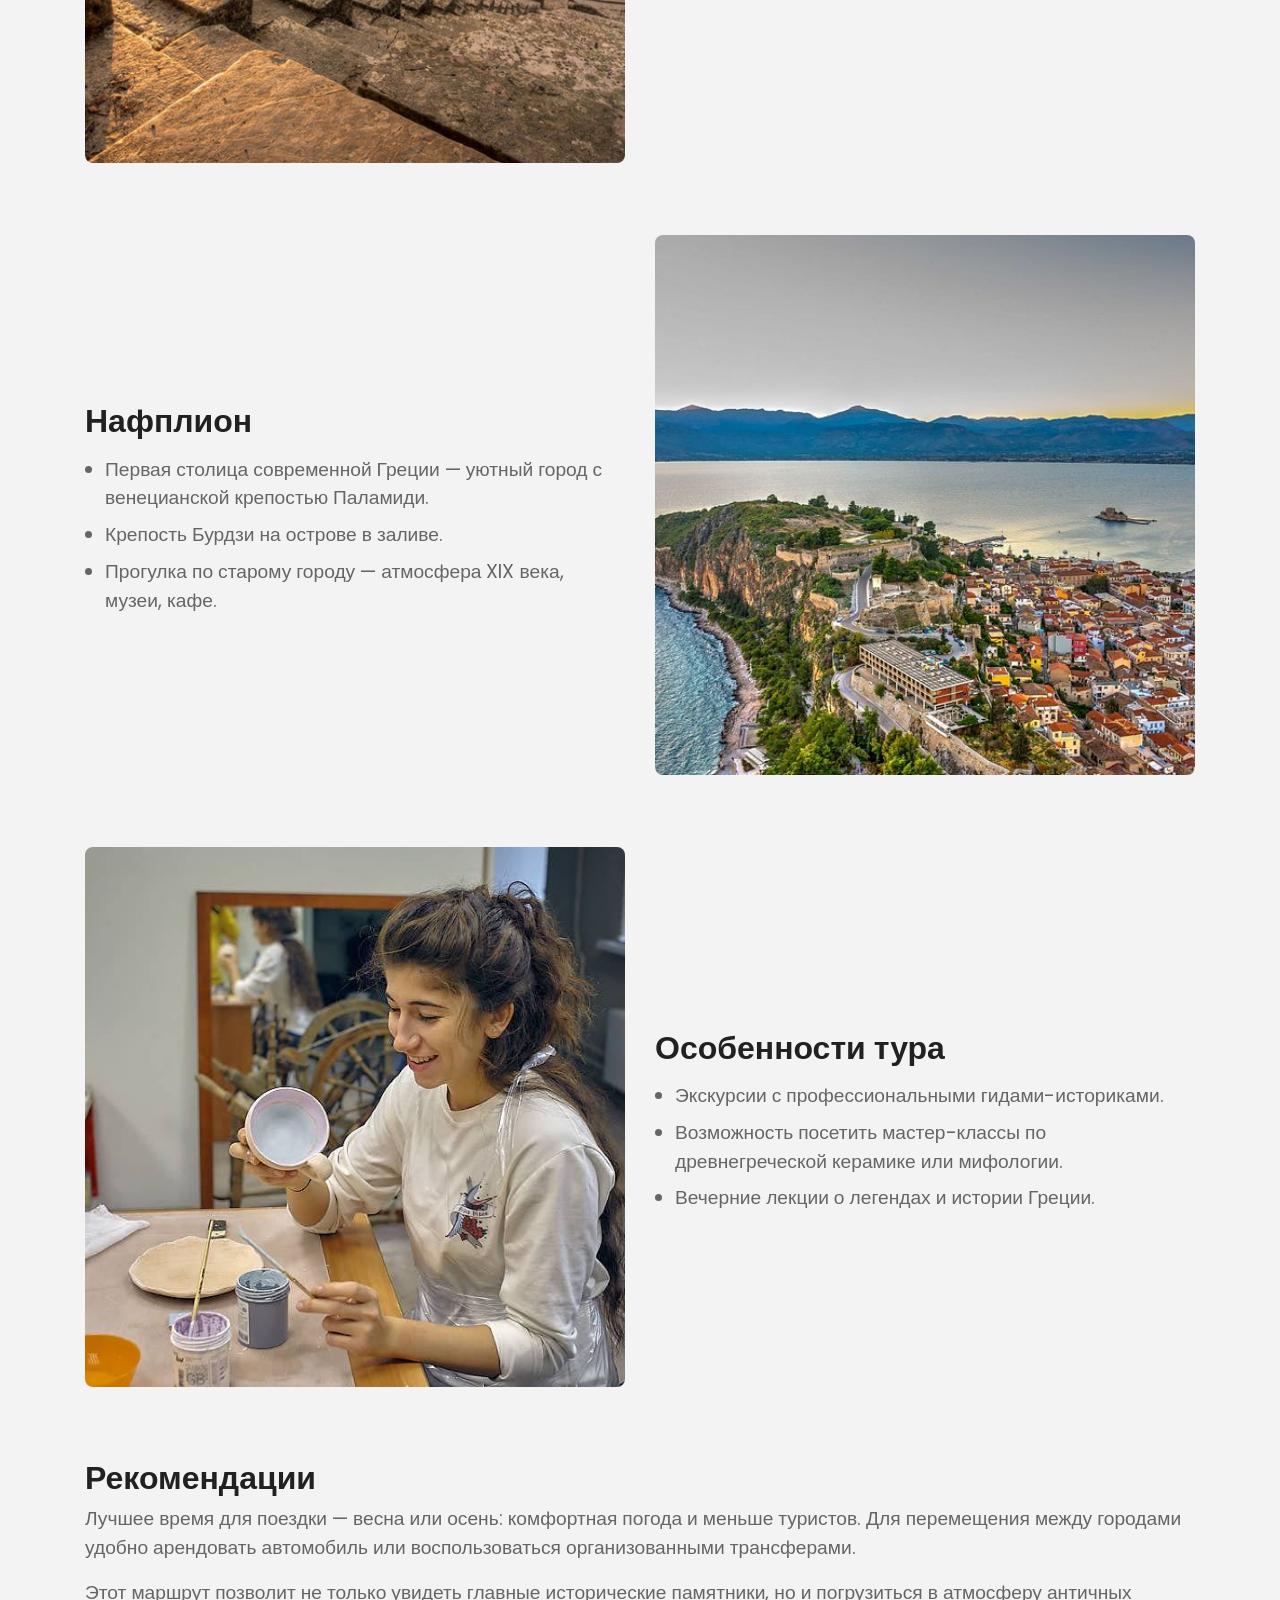
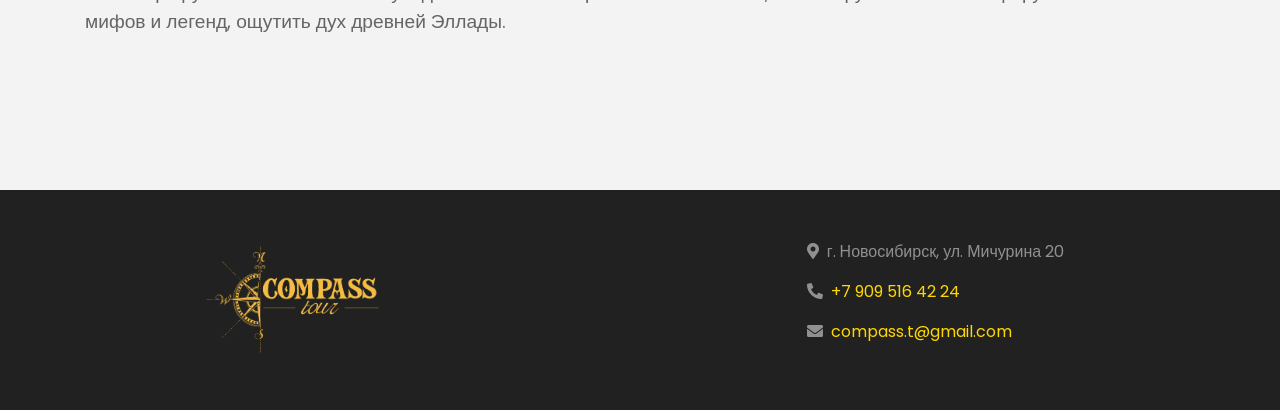
<file: greece.html>
<!doctype html>
<html lang="en">
	<head>
		<meta charset="utf-8" />
		<title>Compass tour</title>
		<meta content="width=device-width, initial-scale=1.0" name="viewport" />
		<meta content="Free HTML Templates" name="keywords" />
		<meta content="Free HTML Templates" name="description" />

		<!-- Favicon -->
		<link href="img/favicon.ico" rel="icon" />

		<!-- Google Web Fonts -->
		<link rel="preconnect" href="https://fonts.gstatic.com" />
		<link
			href="https://fonts.googleapis.com/css2?family=Poppins:wght@400;500;600;700&display=swap"
			rel="stylesheet"
		/>

		<!-- Font Awesome -->
		<link
			href="https://cdnjs.cloudflare.com/ajax/libs/font-awesome/5.10.0/css/all.min.css"
			rel="stylesheet"
		/>

		<!-- Customized Bootstrap Stylesheet -->
		<link href="css/style.css" rel="stylesheet" />
	</head>

	<body>
		<!-- Navbar Start -->
		<div class="container-fluid position-relative nav-bar p-0">
			<div
				class="container-lg position-relative p-0 px-lg-3"
				style="z-index: 9"
			>
				<nav
					class="navbar navbar-expand-lg bg-light navbar-light shadow-lg py-3 py-lg-0 pl-3 pl-lg-5"
				>
					<a href="" class="navbar-brand">
						<img class="header-logo" src="./img/logo1.png" alt="" />
					</a>
					<button
						type="button"
						class="navbar-toggler"
						data-toggle="collapse"
						data-target="#navbarCollapse"
					>
						<span class="navbar-toggler-icon"></span>
					</button>
					<div
						class="collapse navbar-collapse justify-content-between px-3"
						id="navbarCollapse"
					>
						<div class="navbar-nav ml-auto py-0">
							<a href="index.html" class="nav-item nav-link">Главная</a>
							<a href="about.html" class="nav-item nav-link">О нас</a>
							<a href="service.html" class="nav-item nav-link">Туры</a>
							<a href="contact.html" class="nav-item nav-link active"
								>Бронирование</a
							>
						</div>
					</div>
				</nav>
			</div>
		</div>
		<!-- Navbar End -->

		<div class="container-fluid p-0">
			<div id="header-carousel" class="carousel slide" data-ride="carousel">
				<div class="carousel-inner">
					<div class="carousel-item active">
						<img class="w-100" src="img/car2.jpg" alt="Image" />
						<div
							class="carousel-caption d-flex flex-column align-items-center justify-content-center"
						>
							<div class="p-3" style="max-width: 900px">
								<h4 class="text-white text-uppercase mb-md-3">
									Легенды, история и мифы Эллады
								</h4>
								<h1 class="display-3 text-white mb-md-4">
									Культурный тур по Греции
								</h1>
								<a
									href="contact.html"
									class="btn btn-primary py-md-3 px-md-5 mt-2"
									>Бронирование</a
								>
							</div>
						</div>
					</div>
				</div>
			</div>
		</div>

		<section class="section-block py-5">
			<div class="container">
				<!-- БЛОК 1 -->
				<div class="row align-items-center mb-5">
					<!-- ТЕКСТ -->
					<div class="col-12 col-lg-6 mb-4 mb-lg-0">
						<h3 class="section-title-sm">Афины</h3>
						<ul class="section-list">
							<li>
								Акрополь и Парфенон — символ античной цивилизации, место
								действия множества мифов.
							</li>
							<li>
								Древняя Агора — центр политической и общественной жизни древних
								Афин.
							</li>
							<li>
								Музей Акрополя — уникальные артефакты, связанные с историей
								города.
							</li>
							<li>
								Храм Зевса Олимпийского и театр Диониса — места, где зарождались
								великие трагедии и комедии.
							</li>
						</ul>
					</div>

					<!-- ФОТО -->
					<div class="col-12 col-lg-6">
						<div class="row">
							<div class="col-12 mb-4">
								<img src="img/afin.jpg" class="img-fluid section-img" alt="" />
							</div>
						</div>
					</div>
				</div>

				<!-- БЛОК 2 (реверс) -->
				<div class="row align-items-center mb-5 rev">
					<!-- ФОТО -->
					<div class="col-12 col-lg-6 order-lg-2 mb-4 mb-lg-0">
						<div class="row">
							<div class="col-12 mb-4">
								<img src="img/df.jpg" class="img-fluid section-img" alt="" />
							</div>
						</div>
					</div>

					<!-- ТЕКСТ -->
					<div class="col-12 col-lg-6 order-lg-1">
						<h3 class="section-title-sm">Дельфы</h3>
						<ul class="section-list">
							<li>
								Древний Дельфийский оракул — место, где, по легенде, вещал сам
								Аполлон.
							</li>
							<li>
								Археологический музей Дельф — знаменитые экспонаты, включая
								«Возничего».
							</li>
							<li>
								Священная дорога и храм Аполлона — сердце древнего
								паломничества.
							</li>
						</ul>
					</div>
				</div>
				<!-- БЛОК 1 -->
				<div class="row align-items-center mb-5">
					<!-- ТЕКСТ -->
					<div class="col-12 col-lg-6 mb-4 mb-lg-0">
						<h3 class="section-title-sm">Микены</h3>
						<ul class="section-list">
							<li>
								Львиные ворота и гробница Атрея — символы микенской цивилизации.
							</li>
							<li>
								Археологический музей Микен — находки, связанные с Троянской
								войной.
							</li>
							<li>Крепостные стены — свидетельство мощи древних царей.</li>
						</ul>
					</div>

					<!-- ФОТО -->
					<div class="col-12 col-lg-6">
						<div class="row">
							<div class="col-12 mb-4">
								<img src="img/mk.jpg" class="img-fluid section-img" alt="" />
							</div>
						</div>
					</div>
				</div>

				<!-- БЛОК 2 (реверс) -->
				<div class="row align-items-center mb-5 rev">
					<!-- ФОТО -->
					<div class="col-12 col-lg-6 order-lg-2 mb-4 mb-lg-0">
						<div class="row">
							<div class="col-12 mb-4">
								<img src="img/ep2.jpg" class="img-fluid section-img" alt="" />
							</div>
						</div>
					</div>

					<!-- ТЕКСТ -->
					<div class="col-12 col-lg-6 order-lg-1">
						<h3 class="section-title-sm">Эпидавр</h3>
						<ul class="section-list">
							<li>Античный театр Эпидавра — шедевр акустики и архитектуры.</li>
							<li>
								Асклепион — древний лечебный центр, связанный с культом бога
								медицины Асклепия.
							</li>
						</ul>
					</div>
				</div>

				<!-- БЛОК 1 -->
				<div class="row align-items-center mb-5">
					<!-- ТЕКСТ -->
					<div class="col-12 col-lg-6 mb-4 mb-lg-0">
						<h3 class="section-title-sm">Нафплион</h3>
						<ul class="section-list">
							<li>
								Первая столица современной Греции — уютный город с венецианской
								крепостью Паламиди.
							</li>
							<li>Крепость Бурдзи на острове в заливе.</li>
							<li>
								Прогулка по старому городу — атмосфера XIX века, музеи, кафе.
							</li>
						</ul>
					</div>

					<!-- ФОТО -->
					<div class="col-12 col-lg-6">
						<div class="row">
							<div class="col-12 mb-4">
								<img src="img/nf2.jpg" class="img-fluid section-img" alt="" />
							</div>
						</div>
					</div>
				</div>

				<!-- БЛОК 2 (реверс) -->
				<div class="row align-items-center mb-5 rev">
					<!-- ФОТО -->
					<div class="col-12 col-lg-6 order-lg-2 mb-4 mb-lg-0">
						<div class="row">
							<div class="col-12 mb-4">
								<img src="img/ker.jpg" class="img-fluid section-img" alt="" />
							</div>
						</div>
					</div>

					<!-- ТЕКСТ -->
					<div class="col-12 col-lg-6 order-lg-1">
						<h3 class="section-title-sm">Особенности тура</h3>
						<ul class="section-list">
							<li>Экскурсии с профессиональными гидами-историками.</li>
							<li>
								Возможность посетить мастер-классы по древнегреческой керамике
								или мифологии.
							</li>
							<li>Вечерние лекции о легендах и истории Греции.</li>
						</ul>
					</div>
				</div>

				<!-- ФИНАЛ -->
				<div class="text-left">
					<h3 class="section-title">Рекомендации</h3>
					<p class="section-text mx-auto section-text-narrow">
						Лучшее время для поездки — весна или осень: комфортная погода и
						меньше туристов. Для перемещения между городами удобно арендовать
						автомобиль или воспользоваться организованными трансферами.
					</p>
					<p class="section-text mx-auto section-text-narrow">
						Этот маршрут позволит не только увидеть главные исторические
						памятники, но и погрузиться в атмосферу античных мифов и легенд,
						ощутить дух древней Эллады.
					</p>
				</div>
			</div>
		</section>

		<!-- Footer Start -->
		<div
			class="container-fluid bg-dark text-white-50 py-5 px-sm-3 px-lg-5 ff"
			style="margin-top: 90px"
		>
			<div class="row pt-5 footer">
				<div class="col-lg-3 col-md-6 mb-5 footer-footer">
					<a href="" class="navbar-brand">
						<img class="header-logo" src="./img/logo1.png" alt="" />
					</a>
				</div>
				<div class="col-lg-3 col-md-6 mb-5 footer-footer">
					<p>
						<i class="fa fa-map-marker-alt mr-2"></i>г. Новосибирск, ул.
						Мичурина 20
					</p>
					<p>
						<i class="fa fa-phone-alt mr-2"></i
						><a href="tel:79095164224">+7 909 516 42 24</a>
					</p>
					<p>
						<i class="fa fa-envelope mr-2"></i
						><a href="email:compass.t@gmail.com">compass.t@gmail.com</a>
					</p>
				</div>
			</div>
		</div>
		<!-- Footer End -->
		<!-- Back to Top -->
		<a href="#" class="btn btn-lg btn-primary btn-lg-square back-to-top"
			><i class="fa fa-angle-double-up"></i
		></a>

		<!-- JavaScript Libraries -->
		<script src="https://code.jquery.com/jquery-3.4.1.min.js"></script>
		<script src="https://stackpath.bootstrapcdn.com/bootstrap/4.4.1/js/bootstrap.bundle.min.js"></script>
		<script src="lib/easing/easing.min.js"></script>

		<!-- Template Javascript -->
		<script src="js/main.js"></script>
	</body>
</html>
</file>
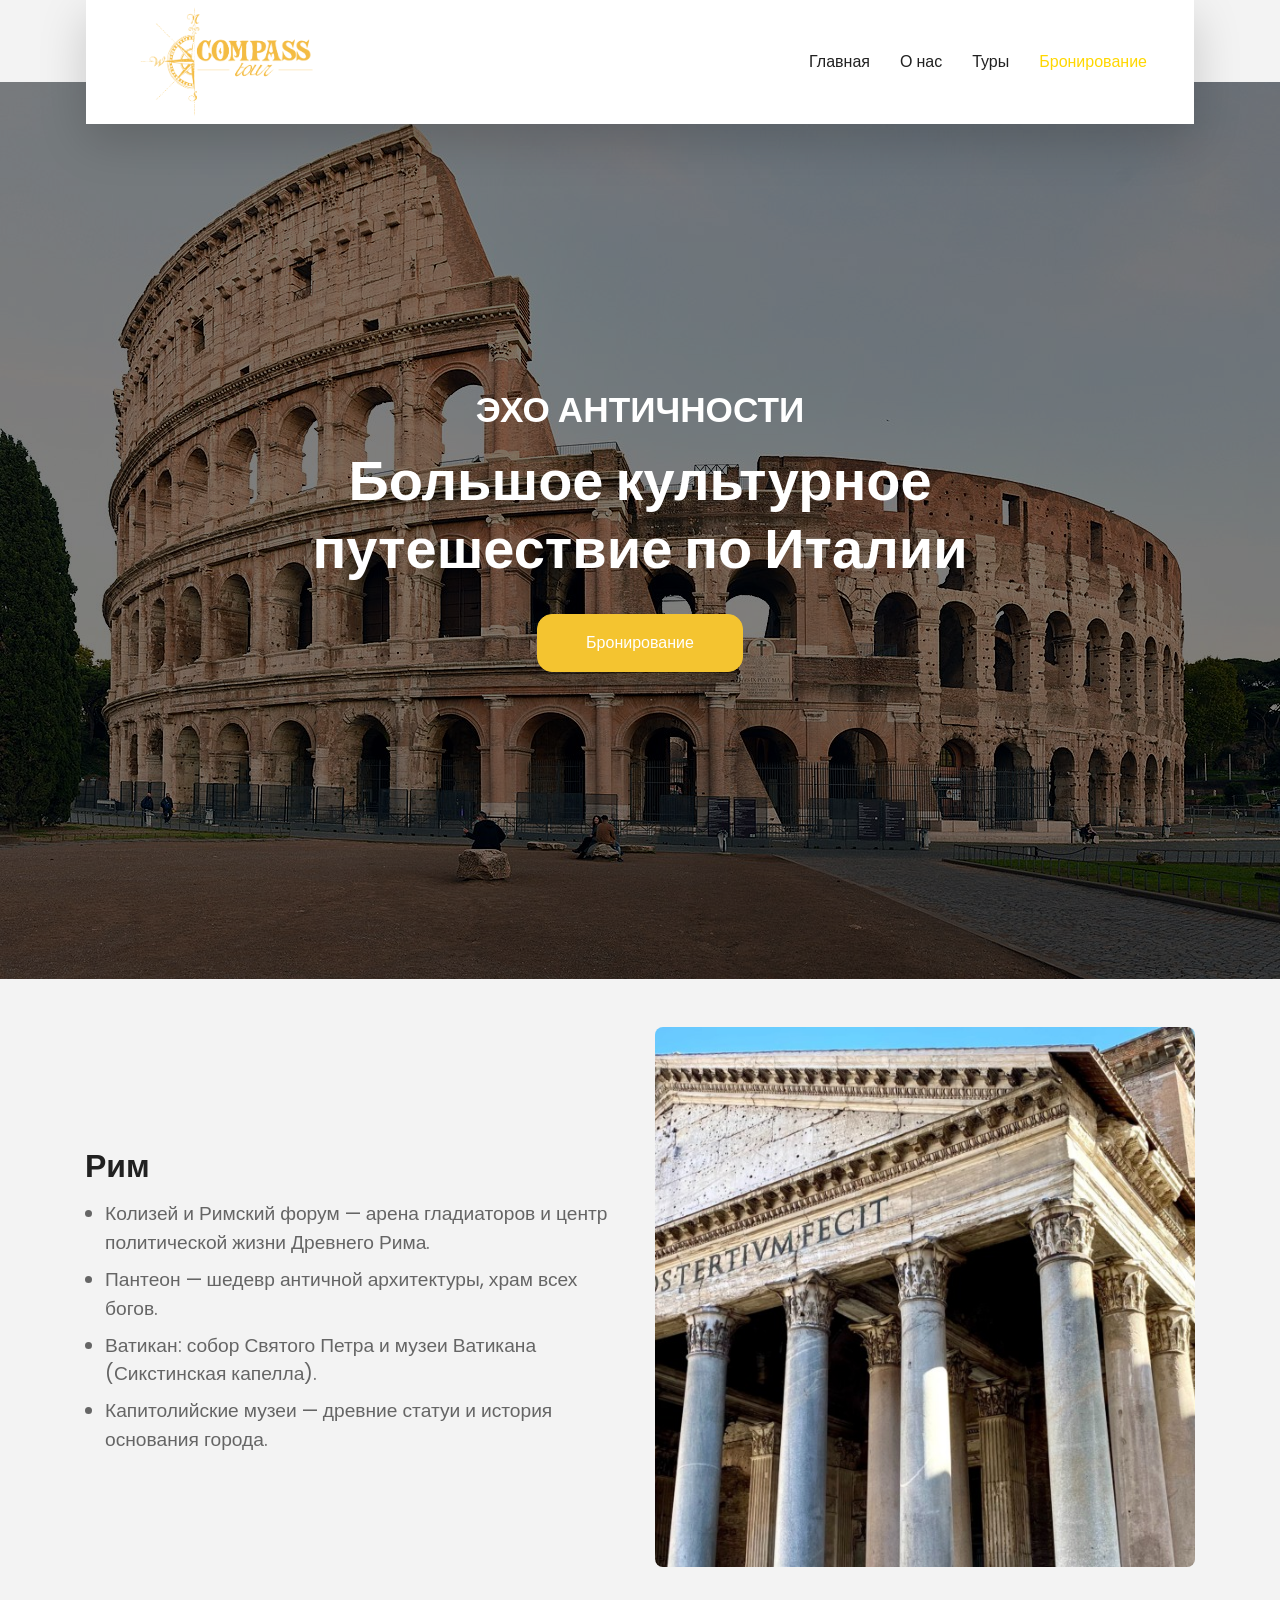
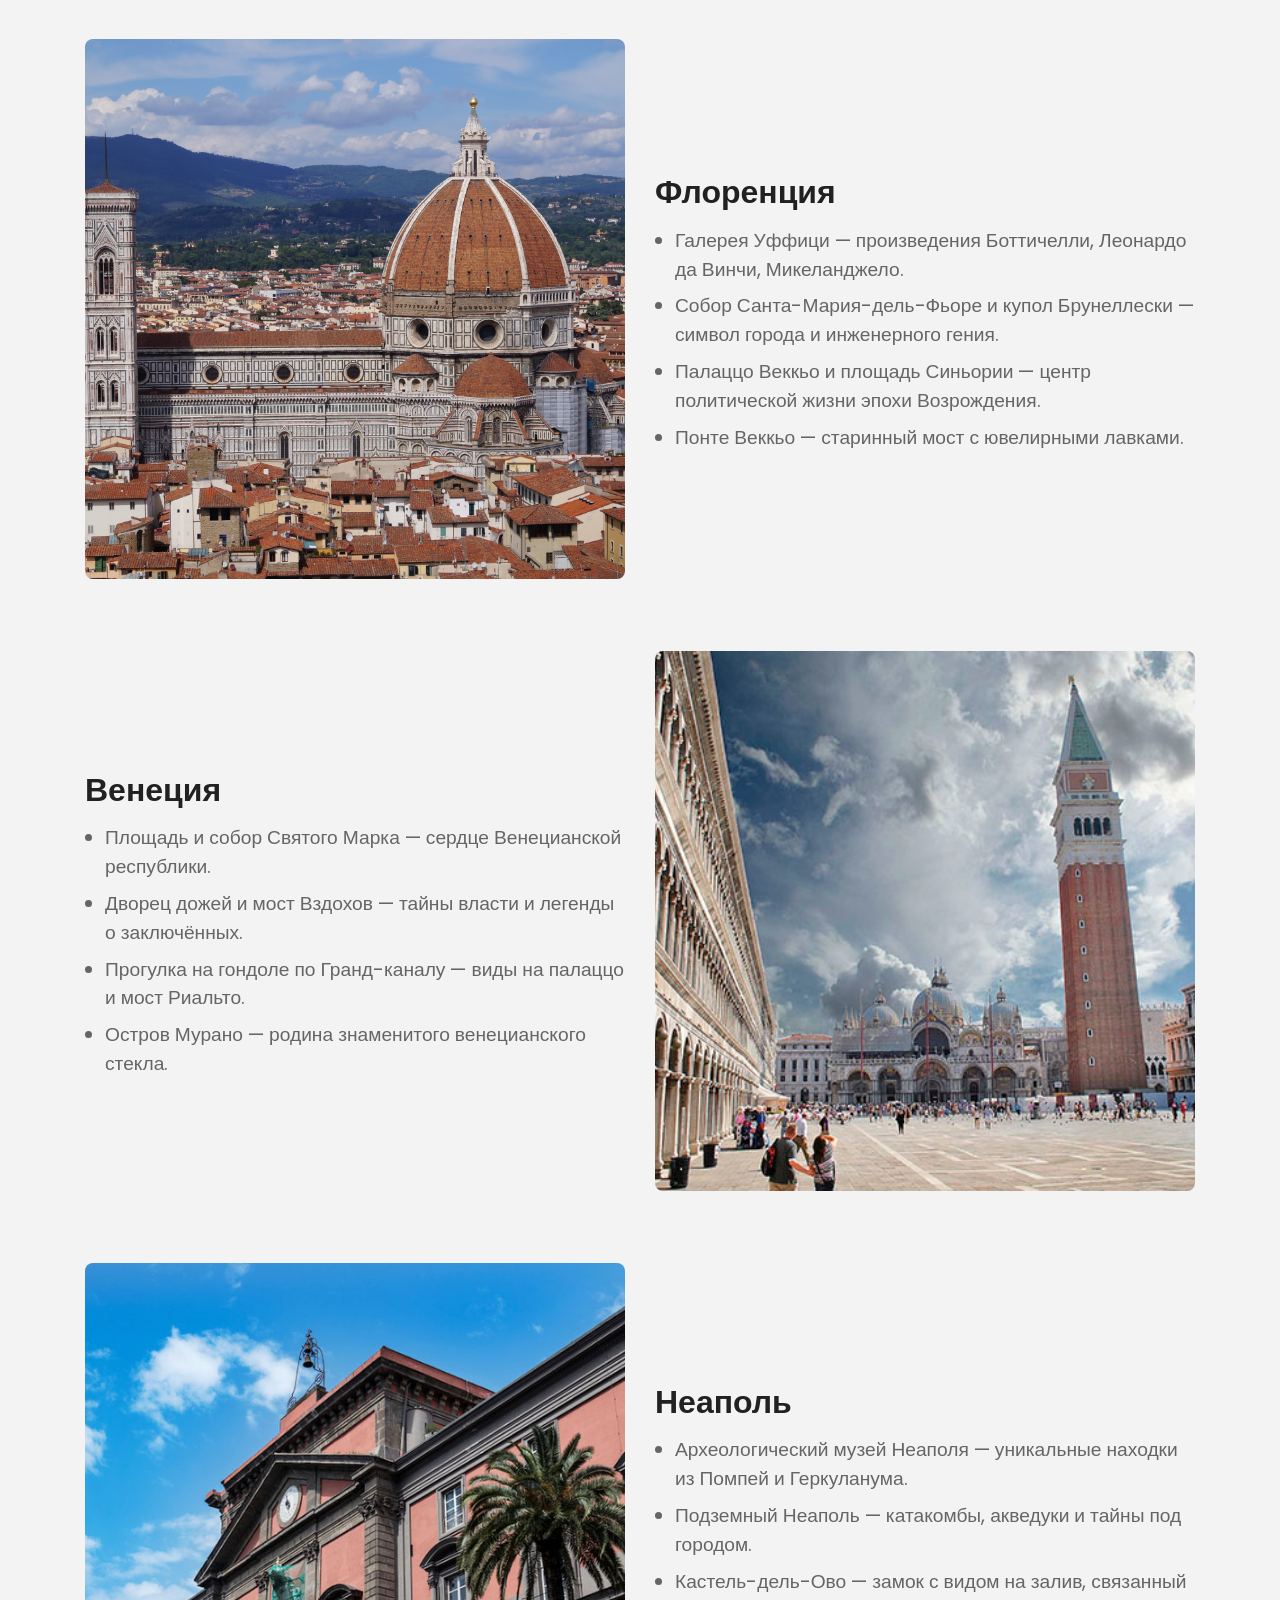
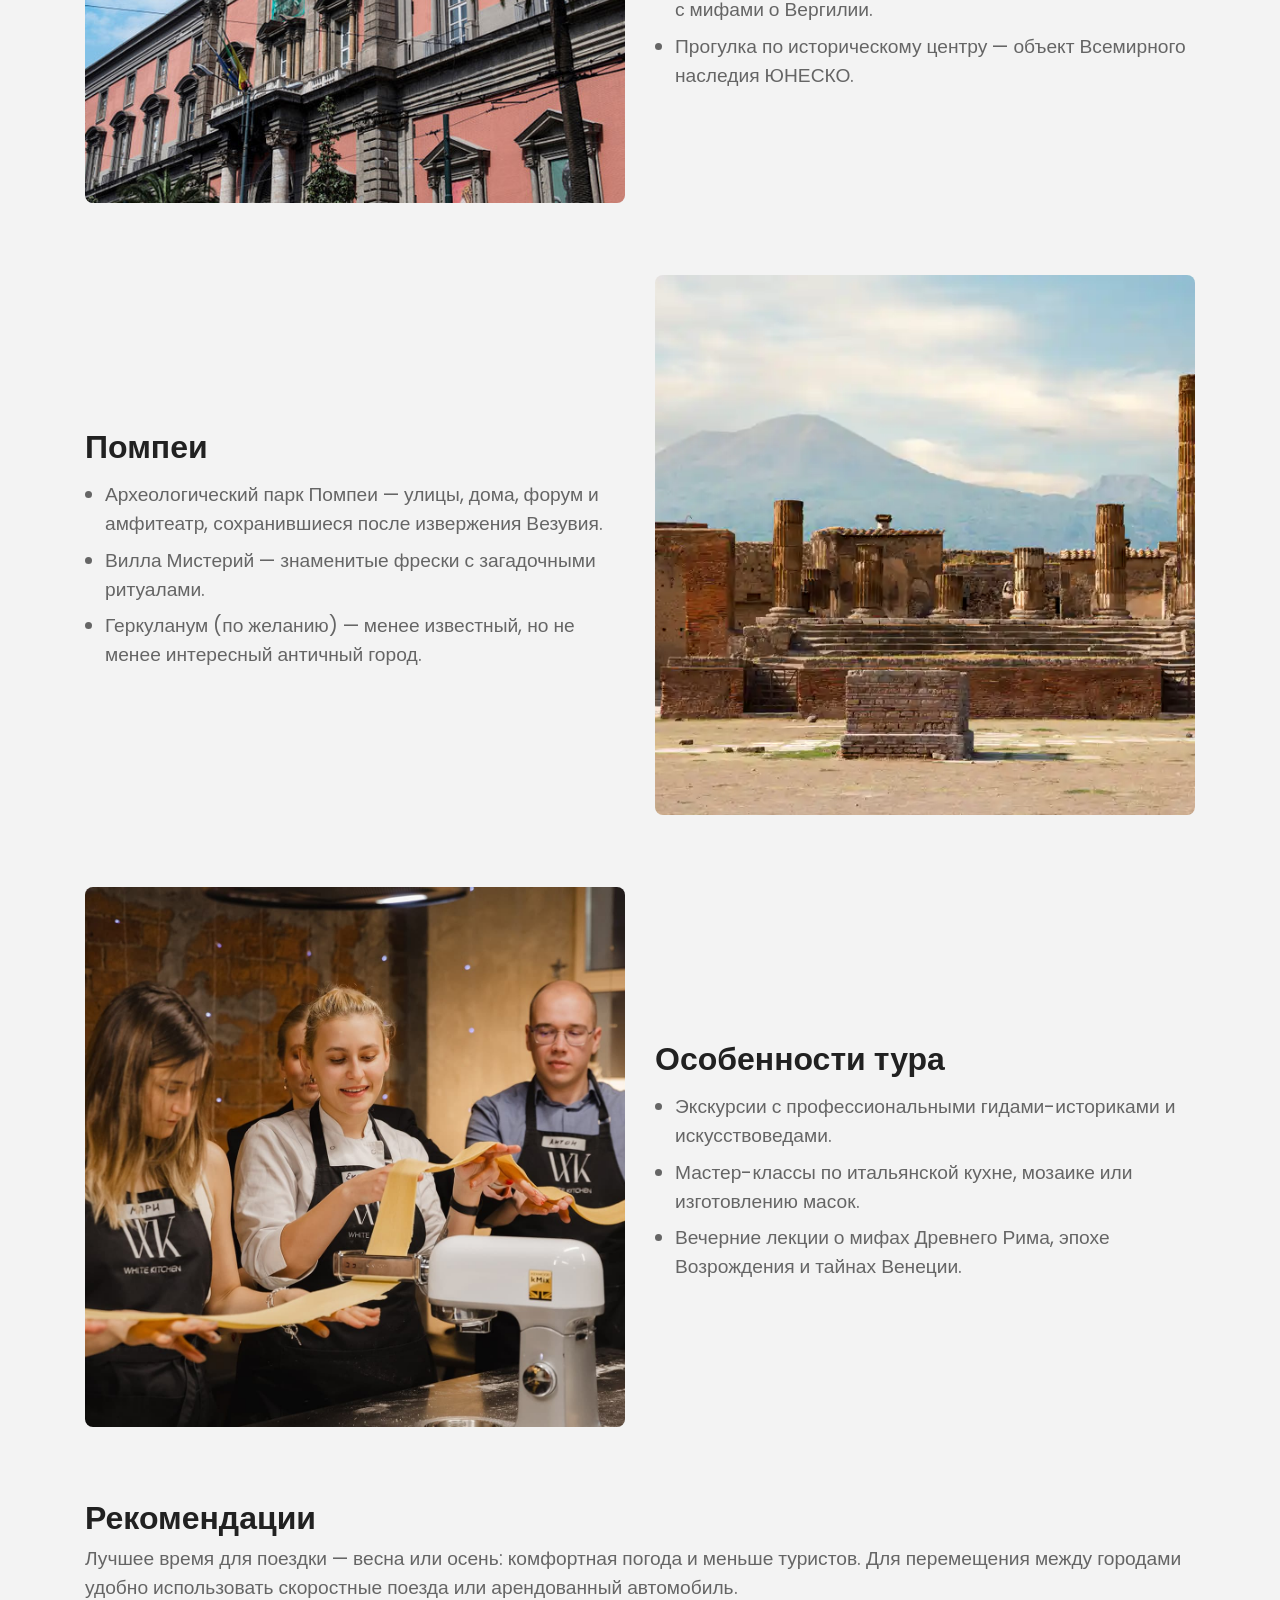
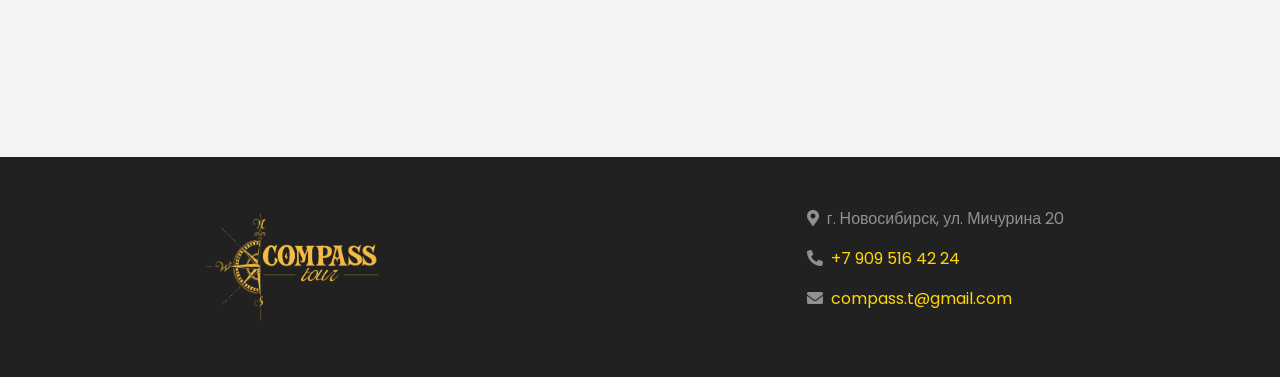
<file: italy.html>
<!doctype html>
<html lang="en">
	<head>
		<meta charset="utf-8" />
		<title>Compass tour</title>
		<meta content="width=device-width, initial-scale=1.0" name="viewport" />
		<meta content="Free HTML Templates" name="keywords" />
		<meta content="Free HTML Templates" name="description" />

		<!-- Favicon -->
		<link href="img/favicon.ico" rel="icon" />

		<!-- Google Web Fonts -->
		<link rel="preconnect" href="https://fonts.gstatic.com" />
		<link
			href="https://fonts.googleapis.com/css2?family=Poppins:wght@400;500;600;700&display=swap"
			rel="stylesheet"
		/>

		<!-- Font Awesome -->
		<link
			href="https://cdnjs.cloudflare.com/ajax/libs/font-awesome/5.10.0/css/all.min.css"
			rel="stylesheet"
		/>

		<!-- Customized Bootstrap Stylesheet -->
		<link href="css/style.css" rel="stylesheet" />
	</head>

	<body>
		<!-- Navbar Start -->
		<div class="container-fluid position-relative nav-bar p-0">
			<div
				class="container-lg position-relative p-0 px-lg-3"
				style="z-index: 9"
			>
				<nav
					class="navbar navbar-expand-lg bg-light navbar-light shadow-lg py-3 py-lg-0 pl-3 pl-lg-5"
				>
					<a href="" class="navbar-brand">
						<img class="header-logo" src="./img/logo1.png" alt="" />
					</a>
					<button
						type="button"
						class="navbar-toggler"
						data-toggle="collapse"
						data-target="#navbarCollapse"
					>
						<span class="navbar-toggler-icon"></span>
					</button>
					<div
						class="collapse navbar-collapse justify-content-between px-3"
						id="navbarCollapse"
					>
						<div class="navbar-nav ml-auto py-0">
							<a href="index.html" class="nav-item nav-link">Главная</a>
							<a href="about.html" class="nav-item nav-link">О нас</a>
							<a href="service.html" class="nav-item nav-link">Туры</a>
							<a href="contact.html" class="nav-item nav-link active"
								>Бронирование</a
							>
						</div>
					</div>
				</nav>
			</div>
		</div>
		<!-- Navbar End -->

		<div class="container-fluid p-0">
			<div id="header-carousel" class="carousel slide" data-ride="carousel">
				<div class="carousel-inner">
					<div class="carousel-item active">
						<img class="w-100" src="img/it2.jpg" alt="Image" />
						<div
							class="carousel-caption d-flex flex-column align-items-center justify-content-center"
						>
							<div class="p-3" style="max-width: 900px">
								<h4 class="text-white text-uppercase mb-md-3">
									Эхо античности
								</h4>
								<h1 class="display-3 text-white mb-md-4">
									Большое культурное путешествие по Италии
								</h1>
								<a
									href="contact.html"
									class="btn btn-primary py-md-3 px-md-5 mt-2"
									>Бронирование</a
								>
							</div>
						</div>
					</div>
				</div>
			</div>
		</div>

		<section class="section-block py-5">
			<div class="container">
				<!-- БЛОК 1 -->
				<div class="row align-items-center mb-5">
					<!-- ТЕКСТ -->
					<div class="col-12 col-lg-6 mb-4 mb-lg-0">
						<h3 class="section-title-sm">Рим</h3>
						<ul class="section-list">
							<li>
								Колизей и Римский форум — арена гладиаторов и центр политической
								жизни Древнего Рима.
							</li>
							<li>Пантеон — шедевр античной архитектуры, храм всех богов.</li>
							<li>
								Ватикан: собор Святого Петра и музеи Ватикана (Сикстинская
								капелла).
							</li>
							<li>
								Капитолийские музеи — древние статуи и история основания города.
							</li>
						</ul>
					</div>

					<!-- ФОТО -->
					<div class="col-12 col-lg-6">
						<div class="row">
							<div class="col-12 mb-4">
								<img src="img/rim.jpeg" class="img-fluid section-img" alt="" />
							</div>
						</div>
					</div>
				</div>

				<!-- БЛОК 2 (реверс) -->
				<div class="row align-items-center mb-5 rev">
					<!-- ФОТО -->
					<div class="col-12 col-lg-6 order-lg-2 mb-4 mb-lg-0">
						<div class="row">
							<div class="col-12 mb-4">
								<img src="img/fr.jpg" class="img-fluid section-img" alt="" />
							</div>
						</div>
					</div>

					<!-- ТЕКСТ -->
					<div class="col-12 col-lg-6 order-lg-1">
						<h3 class="section-title-sm">Флоренция</h3>
						<ul class="section-list">
							<li>
								Галерея Уффици — произведения Боттичелли, Леонардо да Винчи,
								Микеланджело.
							</li>
							<li>
								Собор Санта-Мария-дель-Фьоре и купол Брунеллески — символ города
								и инженерного гения.
							</li>
							<li>
								Палаццо Веккьо и площадь Синьории — центр политической жизни
								эпохи Возрождения.
							</li>
							<li>Понте Веккьо — старинный мост с ювелирными лавками.</li>
						</ul>
					</div>
				</div>
				<!-- БЛОК 1 -->
				<div class="row align-items-center mb-5">
					<!-- ТЕКСТ -->
					<div class="col-12 col-lg-6 mb-4 mb-lg-0">
						<h3 class="section-title-sm">Венеция</h3>
						<ul class="section-list">
							<li>
								Площадь и собор Святого Марка — сердце Венецианской республики.
							</li>
							<li>
								Дворец дожей и мост Вздохов — тайны власти и легенды о
								заключённых.
							</li>
							<li>
								Прогулка на гондоле по Гранд-каналу — виды на палаццо и мост
								Риальто.
							</li>
							<li>Остров Мурано — родина знаменитого венецианского стекла.</li>
						</ul>
					</div>

					<!-- ФОТО -->
					<div class="col-12 col-lg-6">
						<div class="row">
							<div class="col-12 mb-4">
								<img src="img/ven.jpg" class="img-fluid section-img" alt="" />
							</div>
						</div>
					</div>
				</div>

				<!-- БЛОК 2 (реверс) -->
				<div class="row align-items-center mb-5 rev">
					<!-- ФОТО -->
					<div class="col-12 col-lg-6 order-lg-2 mb-4 mb-lg-0">
						<div class="row">
							<div class="col-12 mb-4">
								<img src="img/np.jpg" class="img-fluid section-img" alt="" />
							</div>
						</div>
					</div>

					<!-- ТЕКСТ -->
					<div class="col-12 col-lg-6 order-lg-1">
						<h3 class="section-title-sm">Неаполь</h3>
						<ul class="section-list">
							<li>
								Археологический музей Неаполя — уникальные находки из Помпей и
								Геркуланума.
							</li>
							<li>
								Подземный Неаполь — катакомбы, акведуки и тайны под городом.
							</li>
							<li>
								Кастель-дель-Ово — замок с видом на залив, связанный с мифами о
								Вергилии.
							</li>
							<li>
								Прогулка по историческому центру — объект Всемирного наследия
								ЮНЕСКО.
							</li>
						</ul>
					</div>
				</div>

				<!-- БЛОК 1 -->
				<div class="row align-items-center mb-5">
					<!-- ТЕКСТ -->
					<div class="col-12 col-lg-6 mb-4 mb-lg-0">
						<h3 class="section-title-sm">Помпеи</h3>
						<ul class="section-list">
							<li>
								Археологический парк Помпеи — улицы, дома, форум и амфитеатр,
								сохранившиеся после извержения Везувия.
							</li>
							<li>
								Вилла Мистерий — знаменитые фрески с загадочными ритуалами.
							</li>
							<li>
								Геркуланум (по желанию) — менее известный, но не менее
								интересный античный город.
							</li>
						</ul>
					</div>

					<!-- ФОТО -->
					<div class="col-12 col-lg-6">
						<div class="row">
							<div class="col-12 mb-4">
								<img src="img/pm.webp" class="img-fluid section-img" alt="" />
							</div>
						</div>
					</div>
				</div>

				<!-- БЛОК 2 (реверс) -->
				<div class="row align-items-center mb-5 rev">
					<!-- ФОТО -->
					<div class="col-12 col-lg-6 order-lg-2 mb-4 mb-lg-0">
						<div class="row">
							<div class="col-12 mb-4">
								<img src="img/itk2.jpg" class="img-fluid section-img" alt="" />
							</div>
						</div>
					</div>

					<!-- ТЕКСТ -->
					<div class="col-12 col-lg-6 order-lg-1">
						<h3 class="section-title-sm">Особенности тура</h3>
						<ul class="section-list">
							<li>
								Экскурсии с профессиональными гидами-историками и
								искусствоведами.
							</li>
							<li>
								Мастер-классы по итальянской кухне, мозаике или изготовлению
								масок.
							</li>
							<li>
								Вечерние лекции о мифах Древнего Рима, эпохе Возрождения и
								тайнах Венеции.
							</li>
						</ul>
					</div>
				</div>

				<!-- ФИНАЛ -->
				<div class="text-left">
					<h3 class="section-title">Рекомендации</h3>
					<p class="section-text mx-auto section-text-narrow">
						Лучшее время для поездки — весна или осень: комфортная погода и
						меньше туристов. Для перемещения между городами удобно использовать
						скоростные поезда или арендованный автомобиль.
					</p>
				</div>
			</div>
		</section>

		<!-- Footer Start -->
		<div
			class="container-fluid bg-dark text-white-50 py-5 px-sm-3 px-lg-5 ff"
			style="margin-top: 90px"
		>
			<div class="row pt-5 footer">
				<div class="col-lg-3 col-md-6 mb-5 footer-footer">
					<a href="" class="navbar-brand">
						<img class="header-logo" src="./img/logo1.png" alt="" />
					</a>
				</div>
				<div class="col-lg-3 col-md-6 mb-5 footer-footer">
					<p>
						<i class="fa fa-map-marker-alt mr-2"></i>г. Новосибирск, ул.
						Мичурина 20
					</p>
					<p>
						<i class="fa fa-phone-alt mr-2"></i
						><a href="tel:79095164224">+7 909 516 42 24</a>
					</p>
					<p>
						<i class="fa fa-envelope mr-2"></i
						><a href="email:compass.t@gmail.com">compass.t@gmail.com</a>
					</p>
				</div>
			</div>
		</div>
		<!-- Footer End -->
		<!-- Back to Top -->
		<a href="#" class="btn btn-lg btn-primary btn-lg-square back-to-top"
			><i class="fa fa-angle-double-up"></i
		></a>

		<!-- JavaScript Libraries -->
		<script src="https://code.jquery.com/jquery-3.4.1.min.js"></script>
		<script src="https://stackpath.bootstrapcdn.com/bootstrap/4.4.1/js/bootstrap.bundle.min.js"></script>
		<script src="lib/easing/easing.min.js"></script>

		<!-- Template Javascript -->
		<script src="js/main.js"></script>
	</body>
</html>
</file>
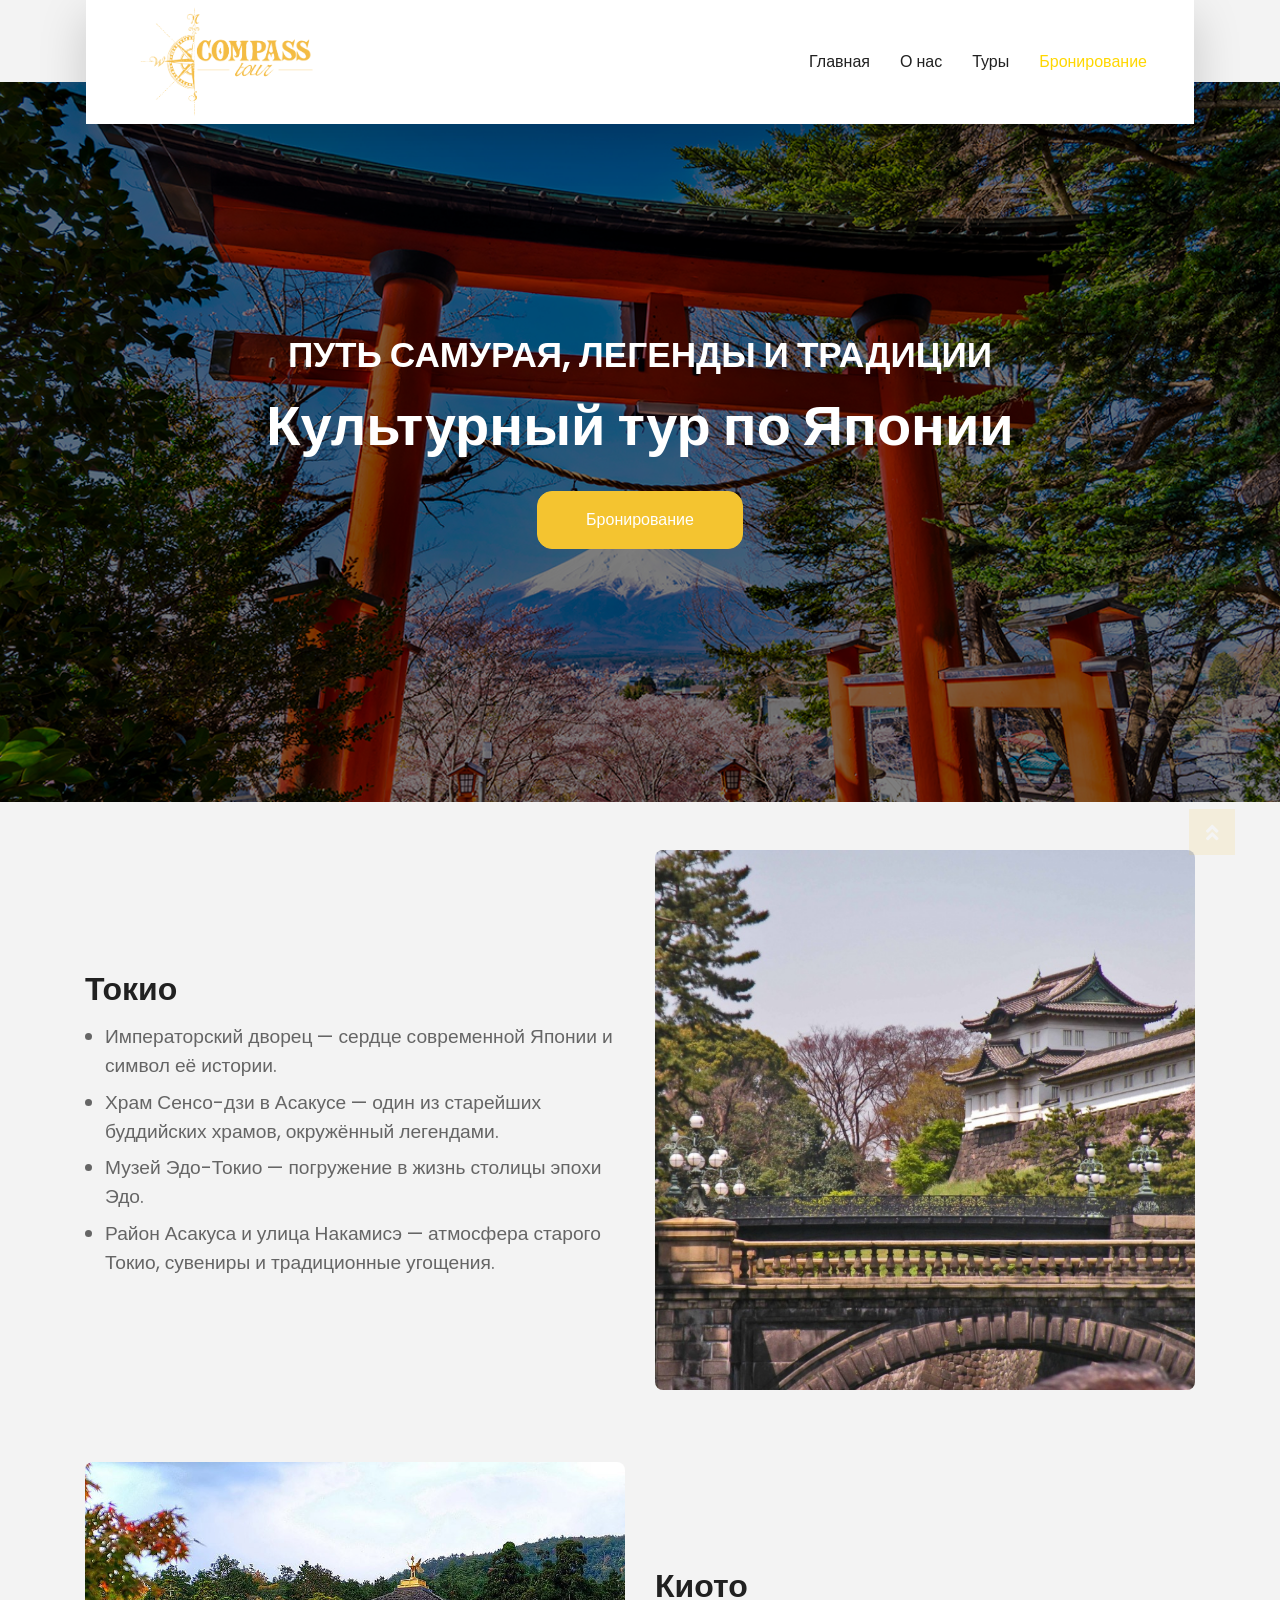
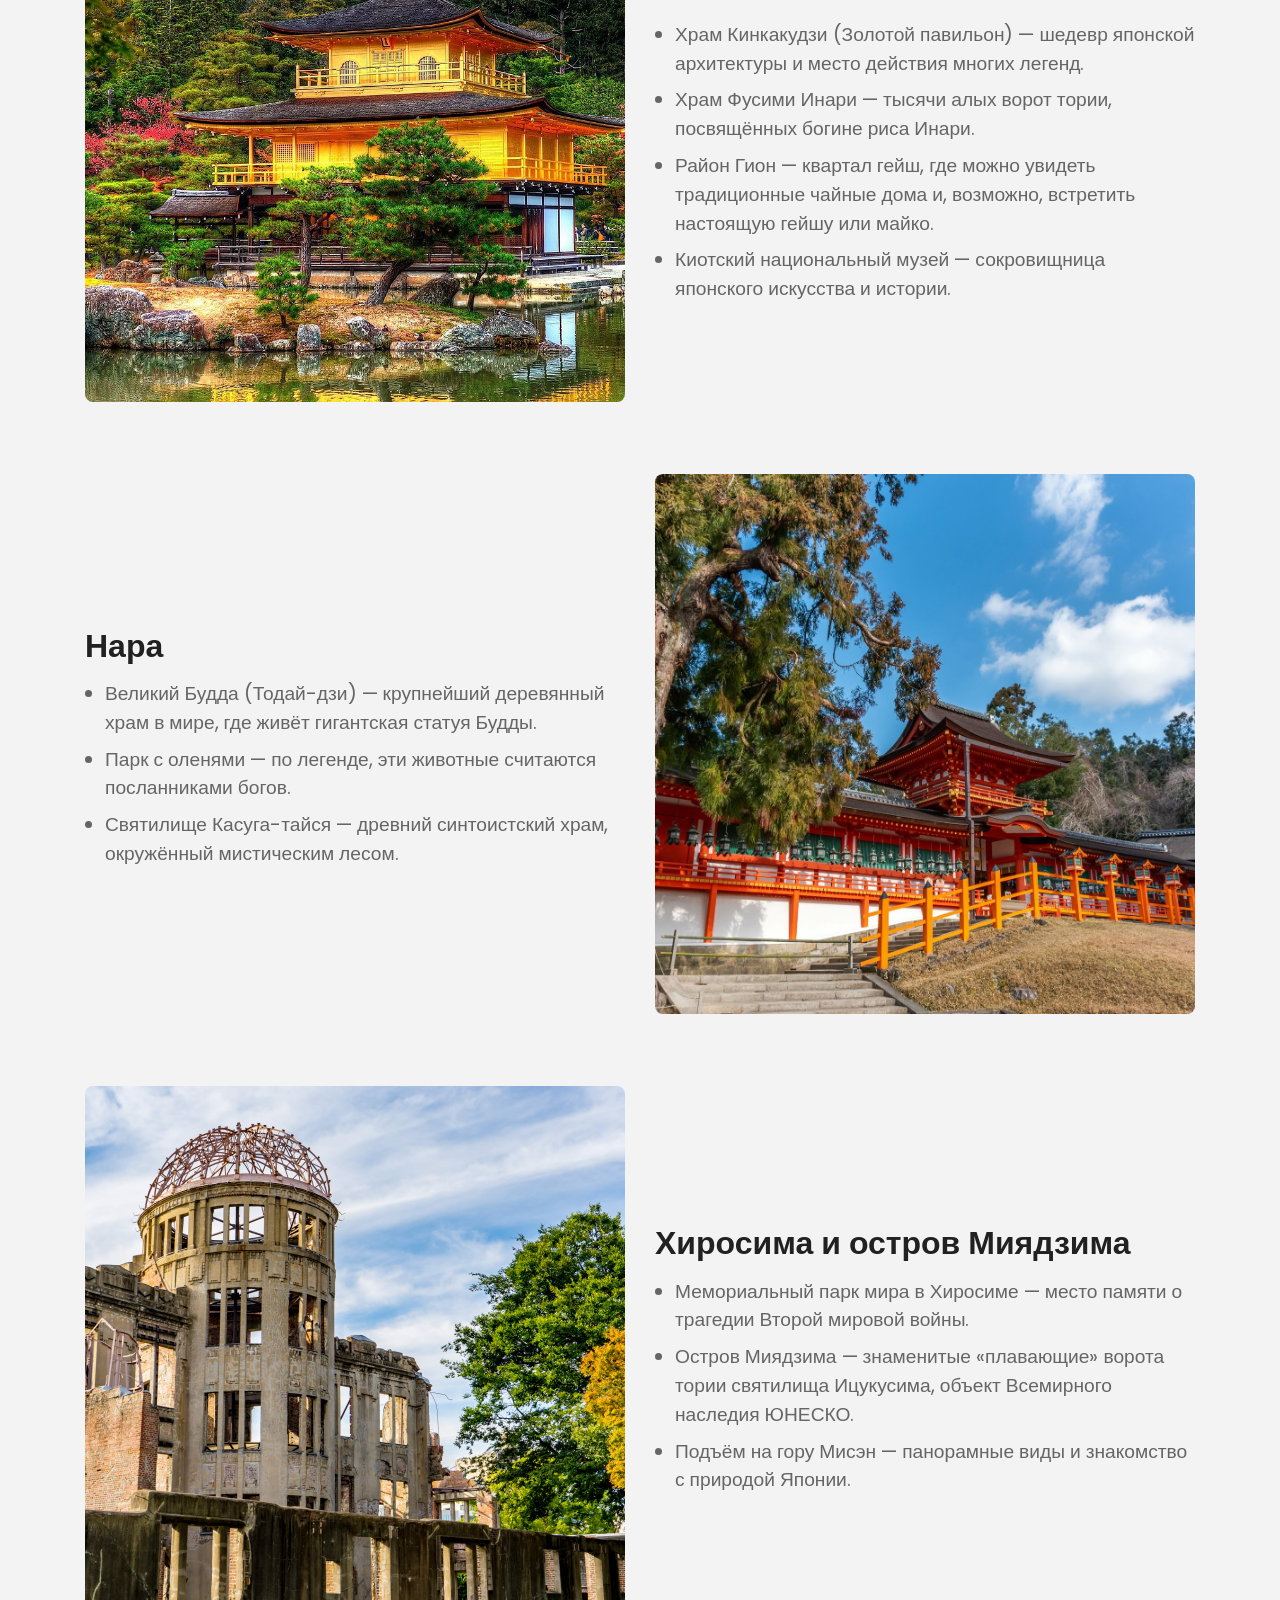
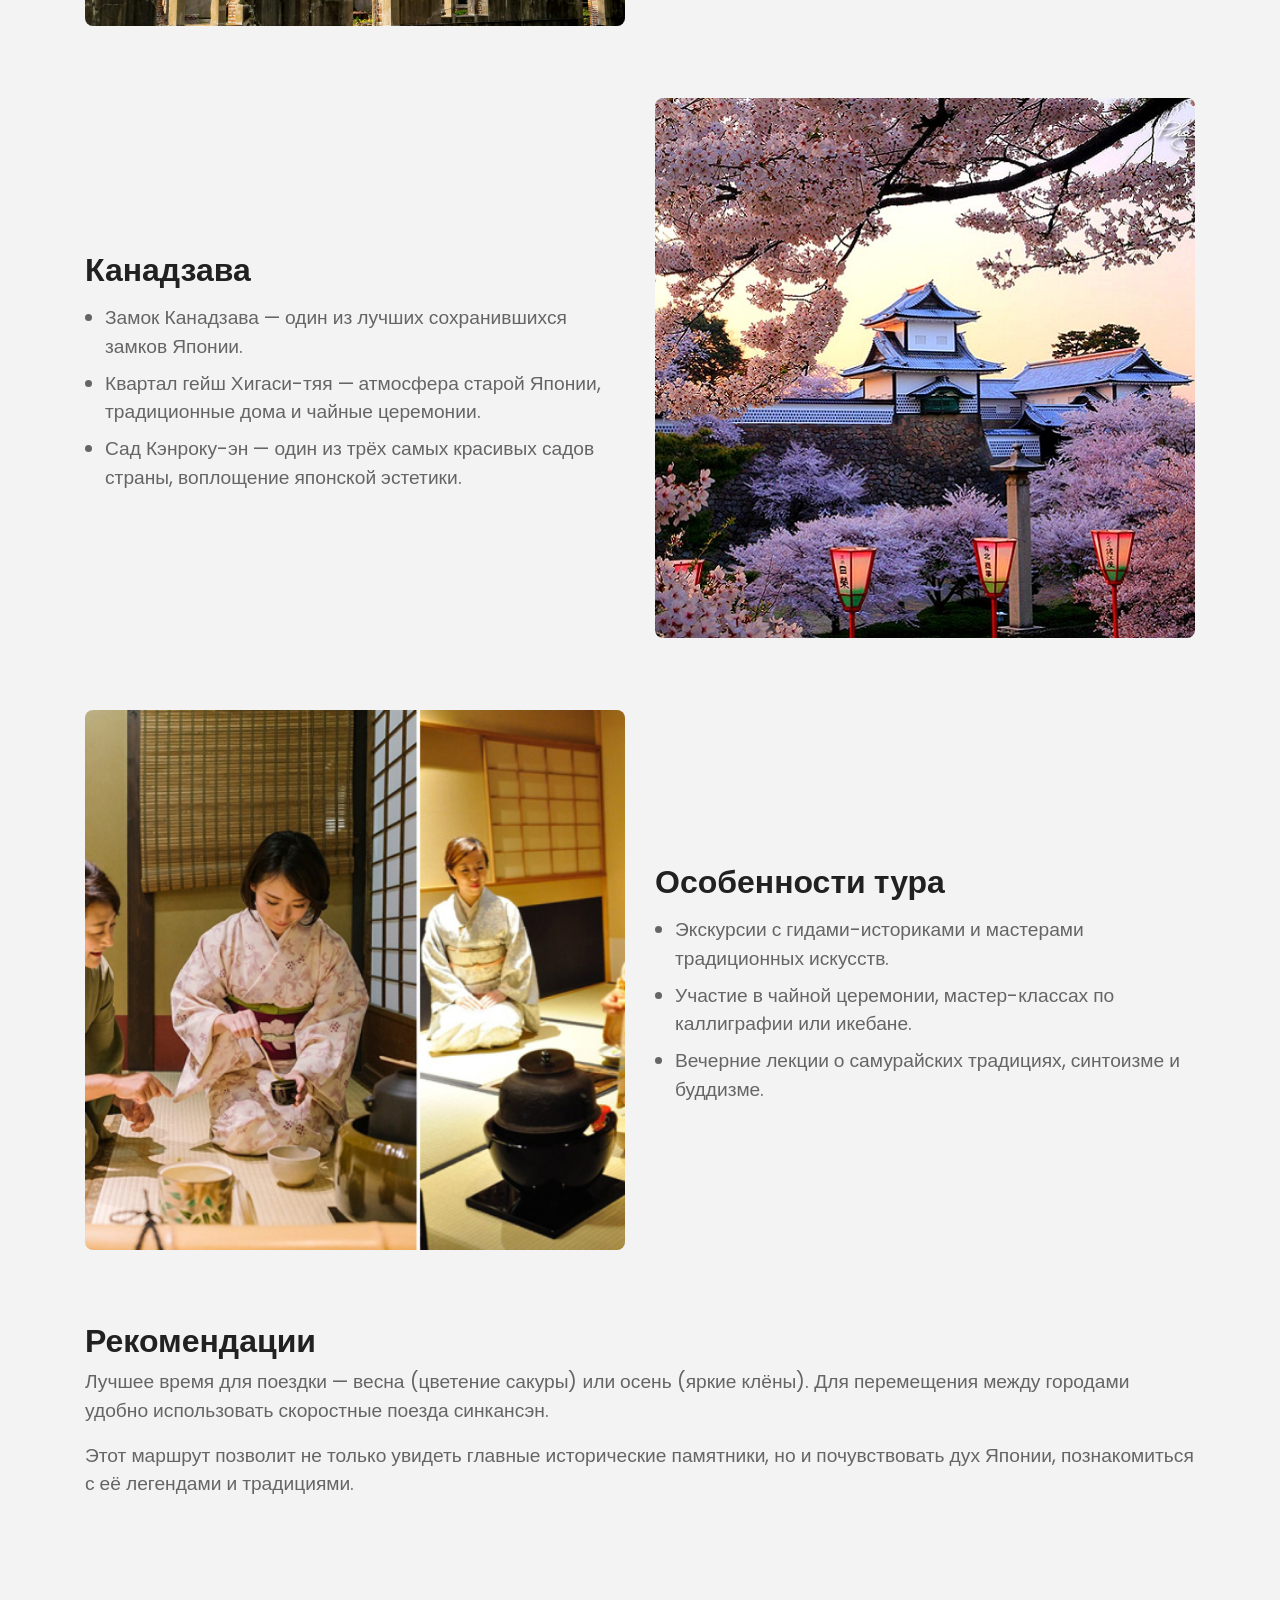
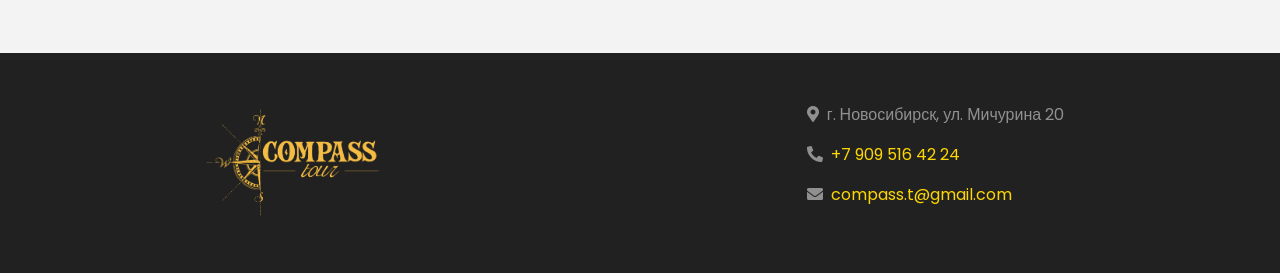
<file: japan.html>
<!doctype html>
<html lang="en">
	<head>
		<meta charset="utf-8" />
		<title>Compass tour</title>
		<meta content="width=device-width, initial-scale=1.0" name="viewport" />
		<meta content="Free HTML Templates" name="keywords" />
		<meta content="Free HTML Templates" name="description" />

		<!-- Favicon -->
		<link href="img/favicon.ico" rel="icon" />

		<!-- Google Web Fonts -->
		<link rel="preconnect" href="https://fonts.gstatic.com" />
		<link
			href="https://fonts.googleapis.com/css2?family=Poppins:wght@400;500;600;700&display=swap"
			rel="stylesheet"
		/>

		<!-- Font Awesome -->
		<link
			href="https://cdnjs.cloudflare.com/ajax/libs/font-awesome/5.10.0/css/all.min.css"
			rel="stylesheet"
		/>

		<!-- Customized Bootstrap Stylesheet -->
		<link href="css/style.css" rel="stylesheet" />
	</head>

	<body>
		<!-- Navbar Start -->
		<div class="container-fluid position-relative nav-bar p-0">
			<div
				class="container-lg position-relative p-0 px-lg-3"
				style="z-index: 9"
			>
				<nav
					class="navbar navbar-expand-lg bg-light navbar-light shadow-lg py-3 py-lg-0 pl-3 pl-lg-5"
				>
					<a href="" class="navbar-brand">
						<img class="header-logo" src="./img/logo1.png" alt="" />
					</a>
					<button
						type="button"
						class="navbar-toggler"
						data-toggle="collapse"
						data-target="#navbarCollapse"
					>
						<span class="navbar-toggler-icon"></span>
					</button>
					<div
						class="collapse navbar-collapse justify-content-between px-3"
						id="navbarCollapse"
					>
						<div class="navbar-nav ml-auto py-0">
							<a href="index.html" class="nav-item nav-link">Главная</a>
							<a href="about.html" class="nav-item nav-link">О нас</a>
							<a href="service.html" class="nav-item nav-link">Туры</a>
							<a href="contact.html" class="nav-item nav-link active"
								>Бронирование</a
							>
						</div>
					</div>
				</nav>
			</div>
		</div>
		<!-- Navbar End -->

		<div class="container-fluid p-0">
			<div id="header-carousel" class="carousel slide" data-ride="carousel">
				<div class="carousel-inner">
					<div class="carousel-item active">
						<img class="w-100" src="img/jp2.jpg" alt="Image" />
						<div
							class="carousel-caption d-flex flex-column align-items-center justify-content-center"
						>
							<div class="p-3" style="max-width: 900px">
								<h4 class="text-white text-uppercase mb-md-3">
									Путь самурая, легенды и традиции
								</h4>
								<h1 class="display-3 text-white mb-md-4">
									Культурный тур по Японии
								</h1>
								<a
									href="contact.html"
									class="btn btn-primary py-md-3 px-md-5 mt-2"
									>Бронирование</a
								>
							</div>
						</div>
					</div>
				</div>
			</div>
		</div>

		<section class="section-block py-5">
			<div class="container">
				<!-- БЛОК 1 -->
				<div class="row align-items-center mb-5">
					<!-- ТЕКСТ -->
					<div class="col-12 col-lg-6 mb-4 mb-lg-0">
						<h3 class="section-title-sm">Токио</h3>
						<ul class="section-list">
							<li>
								Императорский дворец — сердце современной Японии и символ её
								истории.
							</li>
							<li>
								Храм Сенсо-дзи в Асакусе — один из старейших буддийских храмов,
								окружённый легендами.
							</li>
							<li>Музей Эдо-Токио — погружение в жизнь столицы эпохи Эдо.</li>
							<li>
								Район Асакуса и улица Накамисэ — атмосфера старого Токио,
								сувениры и традиционные угощения.
							</li>
						</ul>
					</div>

					<!-- ФОТО -->
					<div class="col-12 col-lg-6">
						<div class="row">
							<div class="col-12 mb-4">
								<img src="img/tk.jpg" class="img-fluid section-img" alt="" />
							</div>
						</div>
					</div>
				</div>

				<!-- БЛОК 2 (реверс) -->
				<div class="row align-items-center mb-5 rev">
					<!-- ФОТО -->
					<div class="col-12 col-lg-6 order-lg-2 mb-4 mb-lg-0">
						<div class="row">
							<div class="col-12 mb-4">
								<img src="img/ki2.jpeg" class="img-fluid section-img" alt="" />
							</div>
						</div>
					</div>

					<!-- ТЕКСТ -->
					<div class="col-12 col-lg-6 order-lg-1">
						<h3 class="section-title-sm">Киото</h3>
						<ul class="section-list">
							<li>
								Храм Кинкакудзи (Золотой павильон) — шедевр японской архитектуры
								и место действия многих легенд.
							</li>
							<li>
								Храм Фусими Инари — тысячи алых ворот тории, посвящённых богине
								риса Инари.
							</li>
							<li>
								Район Гион — квартал гейш, где можно увидеть традиционные чайные
								дома и, возможно, встретить настоящую гейшу или майко.
							</li>
							<li>
								Киотский национальный музей — сокровищница японского искусства и
								истории.
							</li>
						</ul>
					</div>
				</div>
				<!-- БЛОК 1 -->
				<div class="row align-items-center mb-5">
					<!-- ТЕКСТ -->
					<div class="col-12 col-lg-6 mb-4 mb-lg-0">
						<h3 class="section-title-sm">Нара</h3>
						<ul class="section-list">
							<li>
								Великий Будда (Тодай-дзи) — крупнейший деревянный храм в мире,
								где живёт гигантская статуя Будды.
							</li>
							<li>
								Парк с оленями — по легенде, эти животные считаются посланниками
								богов.
							</li>
							<li>
								Святилище Касуга-тайся — древний синтоистский храм, окружённый
								мистическим лесом.
							</li>
						</ul>
					</div>

					<!-- ФОТО -->
					<div class="col-12 col-lg-6">
						<div class="row">
							<div class="col-12 mb-4">
								<img src="img/nr.jpg" class="img-fluid section-img" alt="" />
							</div>
						</div>
					</div>
				</div>

				<!-- БЛОК 2 (реверс) -->
				<div class="row align-items-center mb-5 rev">
					<!-- ФОТО -->
					<div class="col-12 col-lg-6 order-lg-2 mb-4 mb-lg-0">
						<div class="row">
							<div class="col-12 mb-4">
								<img src="img/hr2.jpeg" class="img-fluid section-img" alt="" />
							</div>
						</div>
					</div>

					<!-- ТЕКСТ -->
					<div class="col-12 col-lg-6 order-lg-1">
						<h3 class="section-title-sm">Хиросима и остров Миядзима</h3>
						<ul class="section-list">
							<li>
								Мемориальный парк мира в Хиросиме — место памяти о трагедии
								Второй мировой войны.
							</li>
							<li>
								Остров Миядзима — знаменитые «плавающие» ворота тории святилища
								Ицукусима, объект Всемирного наследия ЮНЕСКО.
							</li>
							<li>
								Подъём на гору Мисэн — панорамные виды и знакомство с природой
								Японии.
							</li>
						</ul>
					</div>
				</div>

				<!-- БЛОК 1 -->
				<div class="row align-items-center mb-5">
					<!-- ТЕКСТ -->
					<div class="col-12 col-lg-6 mb-4 mb-lg-0">
						<h3 class="section-title-sm">Канадзава</h3>
						<ul class="section-list">
							<li>
								Замок Канадзава — один из лучших сохранившихся замков Японии.
							</li>
							<li>
								Квартал гейш Хигаси-тяя — атмосфера старой Японии, традиционные
								дома и чайные церемонии.
							</li>
							<li>
								Сад Кэнроку-эн — один из трёх самых красивых садов страны,
								воплощение японской эстетики.
							</li>
						</ul>
					</div>

					<!-- ФОТО -->
					<div class="col-12 col-lg-6">
						<div class="row">
							<div class="col-12 mb-4">
								<img src="img/kn.jpg" class="img-fluid section-img" alt="" />
							</div>
						</div>
					</div>
				</div>

				<!-- БЛОК 2 (реверс) -->
				<div class="row align-items-center mb-5 rev">
					<!-- ФОТО -->
					<div class="col-12 col-lg-6 order-lg-2 mb-4 mb-lg-0">
						<div class="row">
							<div class="col-12 mb-4">
								<img src="img/ch.jpg" class="img-fluid section-img" alt="" />
							</div>
						</div>
					</div>

					<!-- ТЕКСТ -->
					<div class="col-12 col-lg-6 order-lg-1">
						<h3 class="section-title-sm">Особенности тура</h3>
						<ul class="section-list">
							<li>
								Экскурсии с гидами-историками и мастерами традиционных искусств.
							</li>
							<li>
								Участие в чайной церемонии, мастер-классах по каллиграфии или
								икебане.
							</li>
							<li>
								Вечерние лекции о самурайских традициях, синтоизме и буддизме.
							</li>
						</ul>
					</div>
				</div>

				<!-- ФИНАЛ -->
				<div class="text-left">
					<h3 class="section-title">Рекомендации</h3>
					<p class="section-text mx-auto section-text-narrow">
						Лучшее время для поездки — весна (цветение сакуры) или осень (яркие
						клёны). Для перемещения между городами удобно использовать
						скоростные поезда синкансэн.
					</p>
					<p class="section-text mx-auto section-text-narrow">
						Этот маршрут позволит не только увидеть главные исторические
						памятники, но и почувствовать дух Японии, познакомиться с её
						легендами и традициями.
					</p>
				</div>
			</div>
		</section>

		<!-- Footer Start -->
		<div
			class="container-fluid bg-dark text-white-50 py-5 px-sm-3 px-lg-5 ff"
			style="margin-top: 90px"
		>
			<div class="row pt-5 footer">
				<div class="col-lg-3 col-md-6 mb-5 footer-footer">
					<a href="" class="navbar-brand">
						<img class="header-logo" src="./img/logo1.png" alt="" />
					</a>
				</div>
				<div class="col-lg-3 col-md-6 mb-5 footer-footer">
					<p>
						<i class="fa fa-map-marker-alt mr-2"></i>г. Новосибирск, ул.
						Мичурина 20
					</p>
					<p>
						<i class="fa fa-phone-alt mr-2"></i
						><a href="tel:79095164224">+7 909 516 42 24</a>
					</p>
					<p>
						<i class="fa fa-envelope mr-2"></i
						><a href="email:compass.t@gmail.com">compass.t@gmail.com</a>
					</p>
				</div>
			</div>
		</div>
		<!-- Footer End -->
		<!-- Back to Top -->
		<a href="#" class="btn btn-lg btn-primary btn-lg-square back-to-top"
			><i class="fa fa-angle-double-up"></i
		></a>

		<!-- JavaScript Libraries -->
		<script src="https://code.jquery.com/jquery-3.4.1.min.js"></script>
		<script src="https://stackpath.bootstrapcdn.com/bootstrap/4.4.1/js/bootstrap.bundle.min.js"></script>
		<script src="lib/easing/easing.min.js"></script>

		<!-- Template Javascript -->
		<script src="js/main.js"></script>
	</body>
</html>
</file>
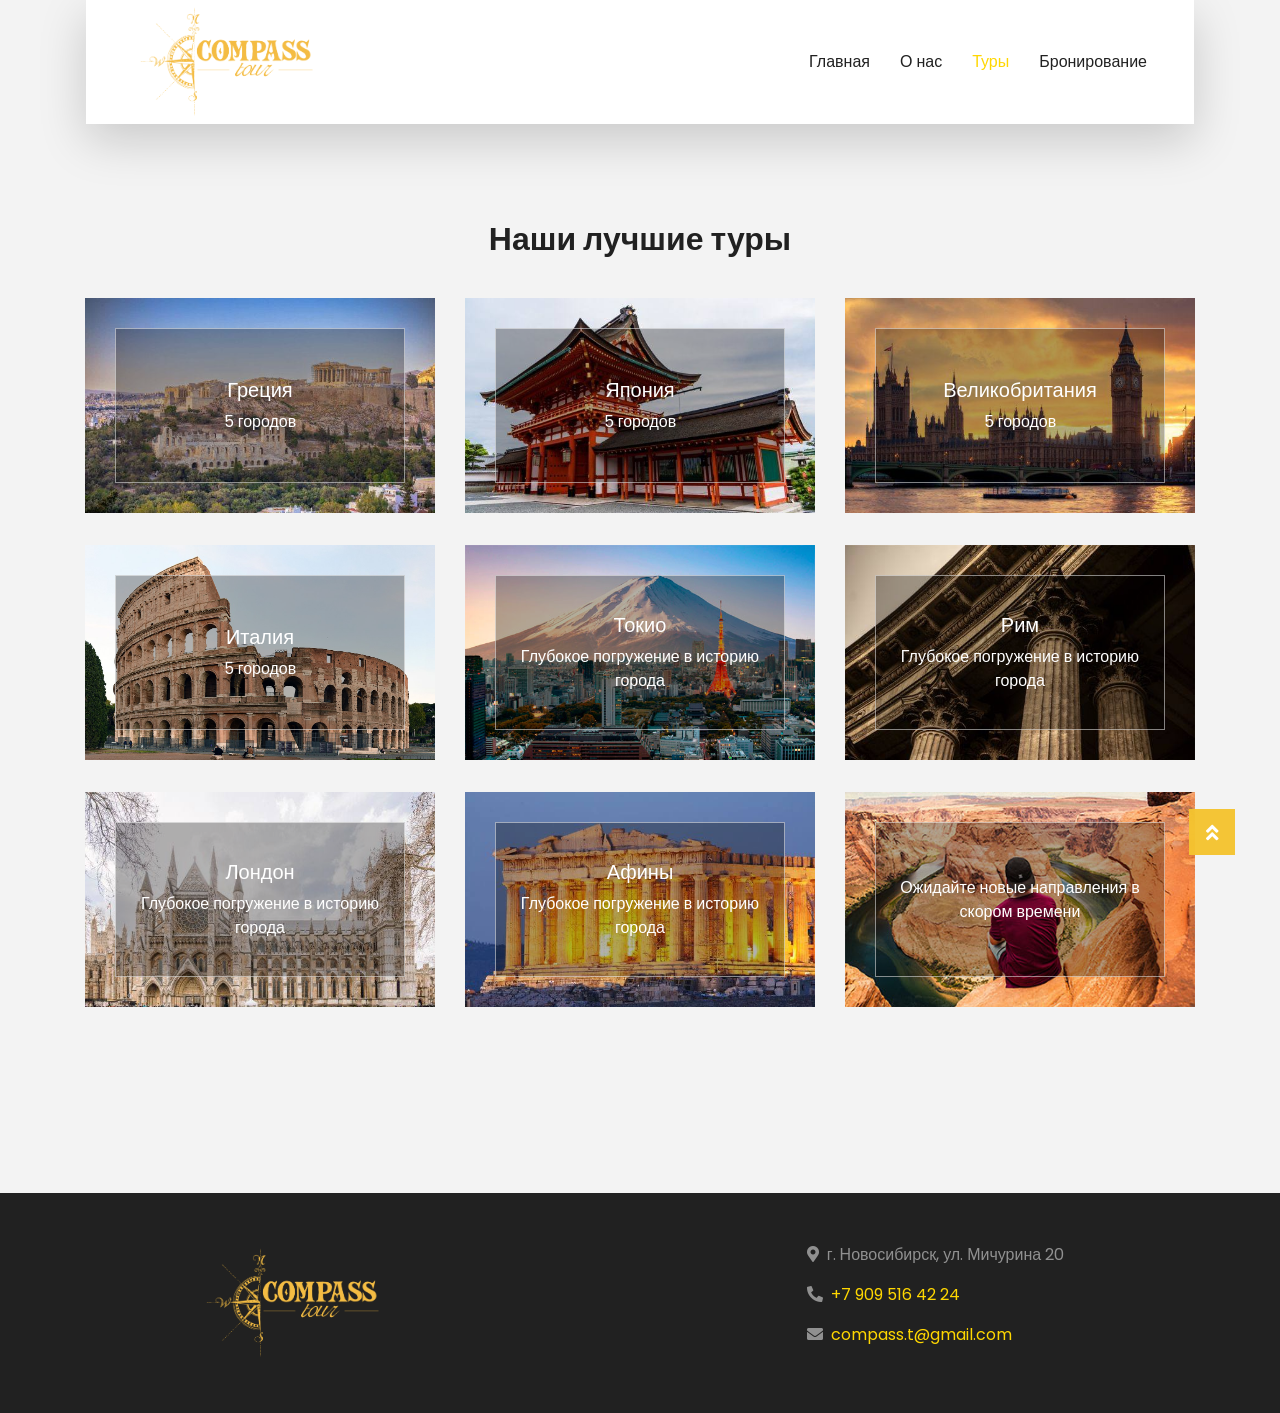
<file: service.html>
<!doctype html>
<html lang="en">
	<head>
		<meta charset="utf-8" />
		<title>Compass tour</title>
		<meta content="width=device-width, initial-scale=1.0" name="viewport" />
		<meta content="Free HTML Templates" name="keywords" />
		<meta content="Free HTML Templates" name="description" />

		<!-- Favicon -->
		<link href="img/favicon.ico" rel="icon" />

		<!-- Google Web Fonts -->
		<link rel="preconnect" href="https://fonts.gstatic.com" />
		<link
			href="https://fonts.googleapis.com/css2?family=Poppins:wght@400;500;600;700&display=swap"
			rel="stylesheet"
		/>

		<!-- Font Awesome -->
		<link
			href="https://cdnjs.cloudflare.com/ajax/libs/font-awesome/5.10.0/css/all.min.css"
			rel="stylesheet"
		/>

		<!-- Customized Bootstrap Stylesheet -->
		<link href="css/style.css" rel="stylesheet" />
	</head>

	<body>
		<!-- Navbar Start -->
		<div class="container-fluid position-relative nav-bar p-0">
			<div
				class="container-lg position-relative p-0 px-lg-3"
				style="z-index: 9"
			>
				<nav
					class="navbar navbar-expand-lg bg-light navbar-light shadow-lg py-3 py-lg-0 pl-3 pl-lg-5"
				>
					<a href="" class="navbar-brand">
						<img class="header-logo" src="./img/logo1.png" alt="" />
					</a>
					<button
						type="button"
						class="navbar-toggler"
						data-toggle="collapse"
						data-target="#navbarCollapse"
					>
						<span class="navbar-toggler-icon"></span>
					</button>
					<div
						class="collapse navbar-collapse justify-content-between px-3"
						id="navbarCollapse"
					>
						<div class="navbar-nav ml-auto py-0">
							<a href="index.html" class="nav-item nav-link">Главная</a>
							<a href="about.html" class="nav-item nav-link">О нас</a>
							<a href="service.html" class="nav-item nav-link active">Туры</a>
							<a href="contact.html" class="nav-item nav-link">Бронирование</a>
						</div>
					</div>
				</nav>
			</div>
		</div>
		<!-- Navbar End -->

		<!-- Destination Start -->
		<div class="container-fluid py-5">
			<div class="container pt-5 pb-3">
				<div class="text-center mb-3 pb-3">
					<h1>Наши лучшие туры</h1>
				</div>
				<div class="row">
					<div class="col-lg-4 col-md-6 mb-4">
						<div
							class="destination-item position-relative overflow-hidden mb-2"
						>
							<img class="img-fluid" src="img/greece.jpg" alt="" />
							<a
								class="destination-overlay text-white text-decoration-none"
								href="greece.html"
							>
								<h5 class="text-white">Греция</h5>
								<span>5 городов</span>
							</a>
						</div>
					</div>
					<div class="col-lg-4 col-md-6 mb-4">
						<div
							class="destination-item position-relative overflow-hidden mb-2"
						>
							<img class="img-fluid" src="img/japan.jpg" alt="" />
							<a
								class="destination-overlay text-white text-decoration-none"
								href="japan.html"
							>
								<h5 class="text-white">Япония</h5>
								<span>5 городов</span>
							</a>
						</div>
					</div>
					<div class="col-lg-4 col-md-6 mb-4">
						<div
							class="destination-item position-relative overflow-hidden mb-2"
						>
							<img class="img-fluid" src="img/gb.jpg" alt="" />
							<a
								class="destination-overlay text-white text-decoration-none"
								href="gb.html"
							>
								<h5 class="text-white">Великобритания</h5>
								<span>5 городов</span>
							</a>
						</div>
					</div>
					<div class="col-lg-4 col-md-6 mb-4">
						<div
							class="destination-item position-relative overflow-hidden mb-2"
						>
							<img class="img-fluid" src="img/it2.jpg" alt="" />
							<a
								class="destination-overlay text-white text-decoration-none"
								href="italy.html"
							>
								<h5 class="text-white">Италия</h5>
								<span>5 городов</span>
							</a>
						</div>
					</div>
					<div class="col-lg-4 col-md-6 mb-4">
						<div
							class="destination-item position-relative overflow-hidden mb-2"
						>
							<img class="img-fluid" src="img/jp.jpg" alt="" />
							<a
								class="destination-overlay text-white text-decoration-none"
								href="tokyo.html"
							>
								<h5 class="text-white">Токио</h5>
								<span>Глубокое погружение в историю города</span>
							</a>
						</div>
					</div>
					<div class="col-lg-4 col-md-6 mb-4">
						<div
							class="destination-item position-relative overflow-hidden mb-2"
						>
							<img class="img-fluid" src="img/rm.jpg" alt="" />
							<a
								class="destination-overlay text-white text-decoration-none"
								href=""
							>
								<h5 class="text-white">Рим</h5>
								<span>Глубокое погружение в историю города</span>
							</a>
						</div>
					</div>
					<div class="col-lg-4 col-md-6 mb-4">
						<div
							class="destination-item position-relative overflow-hidden mb-2"
						>
							<img class="img-fluid" src="img/ld.jpg" alt="" />
							<a
								class="destination-overlay text-white text-decoration-none"
								href=""
							>
								<h5 class="text-white">Лондон</h5>
								<span>Глубокое погружение в историю города</span>
							</a>
						</div>
					</div>
					<div class="col-lg-4 col-md-6 mb-4">
						<div
							class="destination-item position-relative overflow-hidden mb-2"
						>
							<img class="img-fluid" src="img/af.jpg" alt="" />
							<a
								class="destination-overlay text-white text-decoration-none"
								href=""
							>
								<h5 class="text-white">Афины</h5>
								<span>Глубокое погружение в историю города</span>
							</a>
						</div>
					</div>
					<div class="col-lg-4 col-md-6 mb-4">
						<div
							class="destination-item position-relative overflow-hidden mb-2"
						>
							<img class="img-fluid" src="img/destination-5.jpg" alt="" />
							<a
								class="destination-overlay text-white text-decoration-none"
								href=""
							>
								<span>Ожидайте новые направления в скором времени</span>
							</a>
						</div>
					</div>
				</div>
			</div>
		</div>
		<!-- Destination Start -->

		<!-- Footer Start -->
		<div
			class="container-fluid bg-dark text-white-50 py-5 px-sm-3 px-lg-5 ff"
			style="margin-top: 90px"
		>
			<div class="row pt-5 footer">
				<div class="col-lg-3 col-md-6 mb-5 footer-footer">
					<a href="" class="navbar-brand">
						<img class="header-logo" src="./img/logo1.png" alt="" />
					</a>
				</div>
				<div class="col-lg-3 col-md-6 mb-5 footer-footer">
					<p>
						<i class="fa fa-map-marker-alt mr-2"></i>г. Новосибирск, ул.
						Мичурина 20
					</p>
					<p>
						<i class="fa fa-phone-alt mr-2"></i
						><a href="tel:79095164224">+7 909 516 42 24</a>
					</p>
					<p>
						<i class="fa fa-envelope mr-2"></i
						><a href="email:compass.t@gmail.com">compass.t@gmail.com</a>
					</p>
				</div>
			</div>
		</div>
		<!-- Footer End -->

		<!-- Back to Top -->
		<a href="#" class="btn btn-lg btn-primary btn-lg-square back-to-top"
			><i class="fa fa-angle-double-up"></i
		></a>

		<!-- JavaScript Libraries -->
		<script src="https://code.jquery.com/jquery-3.4.1.min.js"></script>
		<script src="https://stackpath.bootstrapcdn.com/bootstrap/4.4.1/js/bootstrap.bundle.min.js"></script>
		<script src="lib/easing/easing.min.js"></script>

		<!-- Template Javascript -->
		<script src="js/main.js"></script>
	</body>
</html>
</file>
<file: css/style.css>
/******* Bootstrap Theming ********/
/*!
 * Bootstrap v4.5.3 (https://getbootstrap.com/)
 * Copyright 2011-2020 The Bootstrap Authors
 * Copyright 2011-2020 Twitter, Inc.
 * Licensed under MIT (https://github.com/twbs/bootstrap/blob/main/LICENSE)
 */
:root {
	--blue: #007bff;
	--indigo: #6610f2;
	--purple: #6f42c1;
	--pink: #e83e8c;
	--red: #dc3545;
	--orange: #fd7e14;
	--yellow: #ffc107;
	--green: #ffd700;
	--teal: #ffc107;
	--cyan: #17a2b8;
	--white: #fff;
	--gray: #6c757d;
	--gray-dark: #343a40;
	--primary: #e6d822;
	--secondary: #f4faec;
	--success: #ffc107;
	--info: #17a2b8;
	--warning: #ffc107;
	--danger: #dc3545;
	--light: #ffffff;
	--dark: #212121;
	--breakpoint-xs: 0;
	--breakpoint-sm: 576px;
	--breakpoint-md: 768px;
	--breakpoint-lg: 992px;
	--breakpoint-xl: 1200px;
	--font-family-sans-serif: 'Poppins', sans-serif;
	--font-family-monospace:
		SFMono-Regular, Menlo, Monaco, Consolas, 'Liberation Mono', 'Courier New',
		monospace;
}

*,
*::before,
*::after {
	box-sizing: border-box;
}

html {
	font-family: sans-serif;
	line-height: 1.15;
	-webkit-text-size-adjust: 100%;
	-webkit-tap-highlight-color: rgba(0, 0, 0, 0);
	background-color: #f3f3f3;
}

article,
aside,
figcaption,
figure,
footer,
header,
hgroup,
main,
nav,
section {
	display: block;
}

body {
	margin: 0;
	font-family: 'Poppins', sans-serif;
	font-size: 1rem;
	font-weight: 400;
	line-height: 1.5;
	color: #656565;
	text-align: left;
	background-color: #f3f3f3;
	display: flex;
	flex-direction: column;
	min-height: 100vh;
}

.rev {
	flex-direction: row-reverse;
}

.section-title-sm {
	font-size: 2rem;
	font-weight: 600;
	margin-bottom: 15px;
}

.section-list {
	padding-left: 20px;
	color: #656565;
}

.section-list li {
	margin-bottom: 8px;
	font-size: 1.2rem;
}

/* фото */
.section-img {
	width: 100%;
	aspect-ratio: 1 / 1;
	object-fit: cover;
	object-position: center 20%;
	border-radius: 8px;
}

/* адаптив */
@media (max-width: 768px) {
	.section-title-sm {
		font-size: 1.1rem;
	}
}

.section-text-wrapper {
	display: flex;
	flex-direction: column;
	height: 100%;
}

.section-text {
	font-size: 1.2rem;
}

.section-title {
	font-size: 2rem;
}

.section-text-wrapper .section-text {
	margin-top: auto;
	font-size: 1.2rem;
}

.onas {
	background: #fff;
	border-radius: 15px;
	padding: 1rem;
}

/* картинки */
.section-img {
	border-radius: 8px;
	width: 100%;
	height: 100%;
	min-height: 180px;
	object-fit: cover;
	transition: 0.3s;
	aspect-ratio: 1 / 1; /* квадрат */
	object-fit: cover;

	/* смещение кадра вверх → режем больше снизу */
	object-position: center 20%;
}

.section-img:hover {
	transform: scale(1.03);
}

/* чтобы колонки с фото были одной высоты */
.row.h-100 > div {
	display: flex;
}

.row.h-100 img {
	width: 100%;
}

/* адаптив */
@media (max-width: 992px) {
	.section-text-wrapper {
		height: auto;
		gap: 15px;
	}
}
.header-logo {
	width: 12rem;
}

.footer {
	display: flex;
	align-items: center;
	justify-content: space-around;
	flex-shrink: 0;
}

.ff {
	padding: 0px !important;
}

.ta {
	text-align: center;
}

.container-fluid {
	flex-grow: 1;
}

.footer-footer {
	display: flex;
	justify-content: center;
	flex-direction: column;
}
[tabindex='-1']:focus:not(:focus-visible) {
	outline: 0 !important;
}

hr {
	box-sizing: content-box;
	height: 0;
	overflow: visible;
}

h1,
h2,
h3,
h4,
h5,
h6 {
	margin-top: 0;
	margin-bottom: 0.5rem;
}

p {
	margin-top: 0;
	margin-bottom: 1rem;
}

abbr[title],
abbr[data-original-title] {
	text-decoration: underline;
	text-decoration: underline dotted;
	cursor: help;
	border-bottom: 0;
	text-decoration-skip-ink: none;
}

address {
	margin-bottom: 1rem;
	font-style: normal;
	line-height: inherit;
}

ol,
ul,
dl {
	margin-top: 0;
	margin-bottom: 1rem;
}

ol ol,
ul ul,
ol ul,
ul ol {
	margin-bottom: 0;
}

dt {
	font-weight: 700;
}

dd {
	margin-bottom: 0.5rem;
	margin-left: 0;
}

blockquote {
	margin: 0 0 1rem;
}

b,
strong {
	font-weight: bolder;
}

small {
	font-size: 80%;
}

sub,
sup {
	position: relative;
	font-size: 75%;
	line-height: 0;
	vertical-align: baseline;
}

sub {
	bottom: -0.25em;
}

sup {
	top: -0.5em;
}

a {
	color: #ffd700;
	text-decoration: none;
	background-color: transparent;
}

a:hover {
	color: #f4c430;
	text-decoration: underline;
}

a:not([href]):not([class]) {
	color: inherit;
	text-decoration: none;
}

a:not([href]):not([class]):hover {
	color: inherit;
	text-decoration: none;
}

pre,
code,
kbd,
samp {
	font-family:
		SFMono-Regular, Menlo, Monaco, Consolas, 'Liberation Mono', 'Courier New',
		monospace;
	font-size: 1em;
}

pre {
	margin-top: 0;
	margin-bottom: 1rem;
	overflow: auto;
	-ms-overflow-style: scrollbar;
}

figure {
	margin: 0 0 1rem;
}

img {
	vertical-align: middle;
	border-style: none;
}

svg {
	overflow: hidden;
	vertical-align: middle;
}

table {
	border-collapse: collapse;
}

caption {
	padding-top: 0.75rem;
	padding-bottom: 0.75rem;
	color: #6c757d;
	text-align: left;
	caption-side: bottom;
}

th {
	text-align: inherit;
	text-align: -webkit-match-parent;
}

label {
	display: inline-block;
	margin-bottom: 0.5rem;
}

button {
	border-radius: 0;
}

button:focus {
	outline: 1px dotted;
	outline: 5px auto -webkit-focus-ring-color;
}

input,
button,
select,
optgroup,
textarea {
	margin: 0;
	font-family: inherit;
	font-size: inherit;
	line-height: inherit;
}

button,
input {
	overflow: visible;
}

button,
select {
	text-transform: none;
}

[role='button'] {
	cursor: pointer;
}

select {
	word-wrap: normal;
}

button,
[type='button'],
[type='reset'],
[type='submit'] {
	-webkit-appearance: button;
}

button:not(:disabled),
[type='button']:not(:disabled),
[type='reset']:not(:disabled),
[type='submit']:not(:disabled) {
	cursor: pointer;
}

button::-moz-focus-inner,
[type='button']::-moz-focus-inner,
[type='reset']::-moz-focus-inner,
[type='submit']::-moz-focus-inner {
	padding: 0;
	border-style: none;
}

input[type='radio'],
input[type='checkbox'] {
	box-sizing: border-box;
	padding: 0;
}

textarea {
	overflow: auto;
	resize: vertical;
}

fieldset {
	min-width: 0;
	padding: 0;
	margin: 0;
	border: 0;
}

legend {
	display: block;
	width: 100%;
	max-width: 100%;
	padding: 0;
	margin-bottom: 0.5rem;
	font-size: 1.5rem;
	line-height: inherit;
	color: inherit;
	white-space: normal;
}

@media (max-width: 1200px) {
	legend {
		font-size: calc(1.275rem + 0.3vw);
	}
}

progress {
	vertical-align: baseline;
}

[type='number']::-webkit-inner-spin-button,
[type='number']::-webkit-outer-spin-button {
	height: auto;
}

[type='search'] {
	outline-offset: -2px;
	-webkit-appearance: none;
}

[type='search']::-webkit-search-decoration {
	-webkit-appearance: none;
}

::-webkit-file-upload-button {
	font: inherit;
	-webkit-appearance: button;
}

output {
	display: inline-block;
}

summary {
	display: list-item;
	cursor: pointer;
}

template {
	display: none;
}

[hidden] {
	display: none !important;
}

h1,
h2,
h3,
h4,
h5,
h6,
.h1,
.h2,
.h3,
.h4,
.h5,
.h6 {
	margin-bottom: 0.5rem;
	font-weight: 500;
	line-height: 1.2;
	color: #212121;
}

h1,
.h1 {
	font-size: 2rem;
}

@media (max-width: 1200px) {
	h1,
	.h1 {
		font-size: calc(1.375rem + 1.5vw);
	}
}

h2,
.h2 {
	font-size: 2rem;
}

@media (max-width: 1200px) {
	h2,
	.h2 {
		font-size: calc(1.325rem + 0.9vw);
	}
}

h3,
.h3 {
	font-size: 1.75rem;
}

@media (max-width: 1200px) {
	h3,
	.h3 {
		font-size: calc(1.3rem + 0.6vw);
	}
}

h4,
.h4 {
	font-size: 2.2rem;
}

@media (max-width: 1200px) {
	h4,
	.h4 {
		font-size: calc(1.275rem + 0.3vw);
	}
}

h5,
.h5 {
	font-size: 1.25rem;
}

h6,
.h6 {
	font-size: 1rem;
}

.lead {
	font-size: 1.25rem;
	font-weight: 300;
}

.display-1 {
	font-size: 6rem;
	font-weight: 300;
	line-height: 1.2;
}

@media (max-width: 1200px) {
	.display-1 {
		font-size: calc(1.725rem + 5.7vw);
	}
}

.display-2 {
	font-size: 5.5rem;
	font-weight: 300;
	line-height: 1.2;
}

@media (max-width: 1200px) {
	.display-2 {
		font-size: calc(1.675rem + 5.1vw);
	}
}

.display-3 {
	font-size: 3.5rem;
	font-weight: 300;
	line-height: 1.2;
}

@media (max-width: 1200px) {
	.display-3 {
		font-size: calc(1.575rem + 3.9vw);
	}
}

.display-4 {
	font-size: 3.5rem;
	font-weight: 300;
	line-height: 1.2;
}

@media (max-width: 1200px) {
	.display-4 {
		font-size: calc(1.475rem + 2.7vw);
	}
}

hr {
	margin-top: 1rem;
	margin-bottom: 1rem;
	border: 0;
	border-top: 1px solid rgba(0, 0, 0, 0.1);
}

small,
.small {
	font-size: 80%;
	font-weight: 400;
}

mark,
.mark {
	padding: 0.2em;
	background-color: #fcf8e3;
}

.list-unstyled {
	padding-left: 0;
	list-style: none;
}

.list-inline {
	padding-left: 0;
	list-style: none;
}

.list-inline-item {
	display: inline-block;
}

.list-inline-item:not(:last-child) {
	margin-right: 0.5rem;
}

.initialism {
	font-size: 90%;
	text-transform: uppercase;
}

.blockquote {
	margin-bottom: 1rem;
	font-size: 1.25rem;
}

.blockquote-footer {
	display: block;
	font-size: 80%;
	color: #6c757d;
}

.blockquote-footer::before {
	content: '\2014\00A0';
}

.img-fluid {
	max-width: 100%;
	height: auto;
}

.destination-item {
	max-height: 215px;
	width: 100%;
	height: 100%;
	object-fit: cover; /* самое важное свойство */
	object-position: center; /* центрирование */
}

.img-thumbnail {
	padding: 0.25rem;
	background-color: #f3f3f3;
	border: 1px solid #dee2e6;
	max-width: 100%;
	height: auto;
}

.figure {
	display: inline-block;
}

.figure-img {
	margin-bottom: 0.5rem;
	line-height: 1;
}

.figure-caption {
	font-size: 90%;
	color: #6c757d;
}

code {
	font-size: 87.5%;
	color: #e83e8c;
	word-wrap: break-word;
}

a > code {
	color: inherit;
}

kbd {
	padding: 0.2rem 0.4rem;
	font-size: 87.5%;
	color: #fff;
	background-color: #212529;
}

kbd kbd {
	padding: 0;
	font-size: 100%;
	font-weight: 700;
}

pre {
	display: block;
	font-size: 87.5%;
	color: #212529;
}

pre code {
	font-size: inherit;
	color: inherit;
	word-break: normal;
}

.pre-scrollable {
	max-height: 340px;
	overflow-y: scroll;
}

.container,
.container-fluid,
.container-sm,
.container-md,
.container-lg,
.container-xl {
	width: 100%;
	padding-right: 15px;
	padding-left: 15px;
	margin-right: auto;
	margin-left: auto;
}

@media (min-width: 576px) {
	.container,
	.container-sm {
		max-width: 540px;
	}
}

@media (min-width: 768px) {
	.container,
	.container-sm,
	.container-md {
		max-width: 720px;
	}
}

@media (min-width: 992px) {
	.container,
	.container-sm,
	.container-md,
	.container-lg {
		max-width: 960px;
	}
}

@media (min-width: 1200px) {
	.container,
	.container-sm,
	.container-md,
	.container-lg,
	.container-xl {
		max-width: 1140px;
	}
}

.row {
	display: flex;
	flex-wrap: wrap;
	margin-right: -15px;
	margin-left: -15px;
}

.no-gutters {
	margin-right: 0;
	margin-left: 0;
}

.no-gutters > .col,
.no-gutters > [class*='col-'] {
	padding-right: 0;
	padding-left: 0;
}

.col-1,
.col-2,
.col-3,
.col-4,
.col-5,
.col-6,
.col-7,
.col-8,
.col-9,
.col-10,
.col-11,
.col-12,
.col,
.col-auto,
.col-sm-1,
.col-sm-2,
.col-sm-3,
.col-sm-4,
.col-sm-5,
.col-sm-6,
.col-sm-7,
.col-sm-8,
.col-sm-9,
.col-sm-10,
.col-sm-11,
.col-sm-12,
.col-sm,
.col-sm-auto,
.col-md-1,
.col-md-2,
.col-md-3,
.col-md-4,
.col-md-5,
.col-md-6,
.col-md-7,
.col-md-8,
.col-md-9,
.col-md-10,
.col-md-11,
.col-md-12,
.col-md,
.col-md-auto,
.col-lg-1,
.col-lg-2,
.col-lg-3,
.col-lg-4,
.col-lg-5,
.col-lg-6,
.col-lg-7,
.col-lg-8,
.col-lg-9,
.col-lg-10,
.col-lg-11,
.col-lg-12,
.col-lg,
.col-lg-auto,
.col-xl-1,
.col-xl-2,
.col-xl-3,
.col-xl-4,
.col-xl-5,
.col-xl-6,
.col-xl-7,
.col-xl-8,
.col-xl-9,
.col-xl-10,
.col-xl-11,
.col-xl-12,
.col-xl,
.col-xl-auto {
	position: relative;
	width: 100%;
	padding-right: 15px;
	padding-left: 15px;
}

.col {
	flex-basis: 0;
	flex-grow: 1;
	max-width: 100%;
}

.row-cols-1 > * {
	flex: 0 0 100%;
	max-width: 100%;
}

.row-cols-2 > * {
	flex: 0 0 50%;
	max-width: 50%;
}

.row-cols-3 > * {
	flex: 0 0 33.33333%;
	max-width: 33.33333%;
}

.row-cols-4 > * {
	flex: 0 0 25%;
	max-width: 25%;
}

.row-cols-5 > * {
	flex: 0 0 20%;
	max-width: 20%;
}

.row-cols-6 > * {
	flex: 0 0 16.66667%;
	max-width: 16.66667%;
}

.col-auto {
	flex: 0 0 auto;
	width: auto;
	max-width: 100%;
}

.col-1 {
	flex: 0 0 8.33333%;
	max-width: 8.33333%;
}

.col-2 {
	flex: 0 0 16.66667%;
	max-width: 16.66667%;
}

.col-3 {
	flex: 0 0 25%;
	max-width: 25%;
}

.col-4 {
	flex: 0 0 33.33333%;
	max-width: 33.33333%;
}

.col-5 {
	flex: 0 0 41.66667%;
	max-width: 41.66667%;
}

.col-6 {
	flex: 0 0 50%;
	max-width: 50%;
}

.col-7 {
	flex: 0 0 58.33333%;
	max-width: 58.33333%;
}

.col-8 {
	flex: 0 0 66.66667%;
	max-width: 66.66667%;
}

.col-9 {
	flex: 0 0 75%;
	max-width: 75%;
}

.col-10 {
	flex: 0 0 83.33333%;
	max-width: 83.33333%;
}

.col-11 {
	flex: 0 0 91.66667%;
	max-width: 91.66667%;
}

.col-12 {
	flex: 0 0 100%;
	max-width: 100%;
}

.order-first {
	order: -1;
}

.order-last {
	order: 13;
}

.order-0 {
	order: 0;
}

.order-1 {
	order: 1;
}

.order-2 {
	order: 2;
}

.order-3 {
	order: 3;
}

.order-4 {
	order: 4;
}

.order-5 {
	order: 5;
}

.order-6 {
	order: 6;
}

.order-7 {
	order: 7;
}

.order-8 {
	order: 8;
}

.order-9 {
	order: 9;
}

.order-10 {
	order: 10;
}

.order-11 {
	order: 11;
}

.order-12 {
	order: 12;
}

.offset-1 {
	margin-left: 8.33333%;
}

.offset-2 {
	margin-left: 16.66667%;
}

.offset-3 {
	margin-left: 25%;
}

.offset-4 {
	margin-left: 33.33333%;
}

.offset-5 {
	margin-left: 41.66667%;
}

.offset-6 {
	margin-left: 50%;
}

.offset-7 {
	margin-left: 58.33333%;
}

.offset-8 {
	margin-left: 66.66667%;
}

.offset-9 {
	margin-left: 75%;
}

.offset-10 {
	margin-left: 83.33333%;
}

.offset-11 {
	margin-left: 91.66667%;
}

@media (min-width: 576px) {
	.col-sm {
		flex-basis: 0;
		flex-grow: 1;
		max-width: 100%;
	}
	.row-cols-sm-1 > * {
		flex: 0 0 100%;
		max-width: 100%;
	}
	.row-cols-sm-2 > * {
		flex: 0 0 50%;
		max-width: 50%;
	}
	.row-cols-sm-3 > * {
		flex: 0 0 33.33333%;
		max-width: 33.33333%;
	}
	.row-cols-sm-4 > * {
		flex: 0 0 25%;
		max-width: 25%;
	}
	.row-cols-sm-5 > * {
		flex: 0 0 20%;
		max-width: 20%;
	}
	.row-cols-sm-6 > * {
		flex: 0 0 16.66667%;
		max-width: 16.66667%;
	}
	.col-sm-auto {
		flex: 0 0 auto;
		width: auto;
		max-width: 100%;
	}
	.col-sm-1 {
		flex: 0 0 8.33333%;
		max-width: 8.33333%;
	}
	.col-sm-2 {
		flex: 0 0 16.66667%;
		max-width: 16.66667%;
	}
	.col-sm-3 {
		flex: 0 0 25%;
		max-width: 25%;
	}
	.col-sm-4 {
		flex: 0 0 33.33333%;
		max-width: 33.33333%;
	}
	.col-sm-5 {
		flex: 0 0 41.66667%;
		max-width: 41.66667%;
	}
	.col-sm-6 {
		flex: 0 0 50%;
		max-width: 50%;
	}
	.col-sm-7 {
		flex: 0 0 58.33333%;
		max-width: 58.33333%;
	}
	.col-sm-8 {
		flex: 0 0 66.66667%;
		max-width: 66.66667%;
	}
	.col-sm-9 {
		flex: 0 0 75%;
		max-width: 75%;
	}
	.col-sm-10 {
		flex: 0 0 83.33333%;
		max-width: 83.33333%;
	}
	.col-sm-11 {
		flex: 0 0 91.66667%;
		max-width: 91.66667%;
	}
	.col-sm-12 {
		flex: 0 0 100%;
		max-width: 100%;
	}
	.order-sm-first {
		order: -1;
	}
	.order-sm-last {
		order: 13;
	}
	.order-sm-0 {
		order: 0;
	}
	.order-sm-1 {
		order: 1;
	}
	.order-sm-2 {
		order: 2;
	}
	.order-sm-3 {
		order: 3;
	}
	.order-sm-4 {
		order: 4;
	}
	.order-sm-5 {
		order: 5;
	}
	.order-sm-6 {
		order: 6;
	}
	.order-sm-7 {
		order: 7;
	}
	.order-sm-8 {
		order: 8;
	}
	.order-sm-9 {
		order: 9;
	}
	.order-sm-10 {
		order: 10;
	}
	.order-sm-11 {
		order: 11;
	}
	.order-sm-12 {
		order: 12;
	}
	.offset-sm-0 {
		margin-left: 0;
	}
	.offset-sm-1 {
		margin-left: 8.33333%;
	}
	.offset-sm-2 {
		margin-left: 16.66667%;
	}
	.offset-sm-3 {
		margin-left: 25%;
	}
	.offset-sm-4 {
		margin-left: 33.33333%;
	}
	.offset-sm-5 {
		margin-left: 41.66667%;
	}
	.offset-sm-6 {
		margin-left: 50%;
	}
	.offset-sm-7 {
		margin-left: 58.33333%;
	}
	.offset-sm-8 {
		margin-left: 66.66667%;
	}
	.offset-sm-9 {
		margin-left: 75%;
	}
	.offset-sm-10 {
		margin-left: 83.33333%;
	}
	.offset-sm-11 {
		margin-left: 91.66667%;
	}
}

@media (min-width: 768px) {
	.col-md {
		flex-basis: 0;
		flex-grow: 1;
		max-width: 100%;
	}
	.row-cols-md-1 > * {
		flex: 0 0 100%;
		max-width: 100%;
	}
	.row-cols-md-2 > * {
		flex: 0 0 50%;
		max-width: 50%;
	}
	.row-cols-md-3 > * {
		flex: 0 0 33.33333%;
		max-width: 33.33333%;
	}
	.row-cols-md-4 > * {
		flex: 0 0 25%;
		max-width: 25%;
	}
	.row-cols-md-5 > * {
		flex: 0 0 20%;
		max-width: 20%;
	}
	.row-cols-md-6 > * {
		flex: 0 0 16.66667%;
		max-width: 16.66667%;
	}
	.col-md-auto {
		flex: 0 0 auto;
		width: auto;
		max-width: 100%;
	}
	.col-md-1 {
		flex: 0 0 8.33333%;
		max-width: 8.33333%;
	}
	.col-md-2 {
		flex: 0 0 16.66667%;
		max-width: 16.66667%;
	}
	.col-md-3 {
		flex: 0 0 25%;
		max-width: 25%;
	}
	.col-md-4 {
		flex: 0 0 33.33333%;
		max-width: 33.33333%;
	}
	.col-md-5 {
		flex: 0 0 41.66667%;
		max-width: 41.66667%;
	}
	.col-md-6 {
		flex: 0 0 50%;
		max-width: 50%;
	}
	.col-md-7 {
		flex: 0 0 58.33333%;
		max-width: 58.33333%;
	}
	.col-md-8 {
		flex: 0 0 66.66667%;
		max-width: 66.66667%;
	}
	.col-md-9 {
		flex: 0 0 75%;
		max-width: 75%;
	}
	.col-md-10 {
		flex: 0 0 83.33333%;
		max-width: 83.33333%;
	}
	.col-md-11 {
		flex: 0 0 91.66667%;
		max-width: 91.66667%;
	}
	.col-md-12 {
		flex: 0 0 100%;
		max-width: 100%;
	}
	.order-md-first {
		order: -1;
	}
	.order-md-last {
		order: 13;
	}
	.order-md-0 {
		order: 0;
	}
	.order-md-1 {
		order: 1;
	}
	.order-md-2 {
		order: 2;
	}
	.order-md-3 {
		order: 3;
	}
	.order-md-4 {
		order: 4;
	}
	.order-md-5 {
		order: 5;
	}
	.order-md-6 {
		order: 6;
	}
	.order-md-7 {
		order: 7;
	}
	.order-md-8 {
		order: 8;
	}
	.order-md-9 {
		order: 9;
	}
	.order-md-10 {
		order: 10;
	}
	.order-md-11 {
		order: 11;
	}
	.order-md-12 {
		order: 12;
	}
	.offset-md-0 {
		margin-left: 0;
	}
	.offset-md-1 {
		margin-left: 8.33333%;
	}
	.offset-md-2 {
		margin-left: 16.66667%;
	}
	.offset-md-3 {
		margin-left: 25%;
	}
	.offset-md-4 {
		margin-left: 33.33333%;
	}
	.offset-md-5 {
		margin-left: 41.66667%;
	}
	.offset-md-6 {
		margin-left: 50%;
	}
	.offset-md-7 {
		margin-left: 58.33333%;
	}
	.offset-md-8 {
		margin-left: 66.66667%;
	}
	.offset-md-9 {
		margin-left: 75%;
	}
	.offset-md-10 {
		margin-left: 83.33333%;
	}
	.offset-md-11 {
		margin-left: 91.66667%;
	}
}

@media (min-width: 992px) {
	.col-lg {
		flex-basis: 0;
		flex-grow: 1;
		max-width: 100%;
	}
	.row-cols-lg-1 > * {
		flex: 0 0 100%;
		max-width: 100%;
	}
	.row-cols-lg-2 > * {
		flex: 0 0 50%;
		max-width: 50%;
	}
	.row-cols-lg-3 > * {
		flex: 0 0 33.33333%;
		max-width: 33.33333%;
	}
	.row-cols-lg-4 > * {
		flex: 0 0 25%;
		max-width: 25%;
	}
	.row-cols-lg-5 > * {
		flex: 0 0 20%;
		max-width: 20%;
	}
	.row-cols-lg-6 > * {
		flex: 0 0 16.66667%;
		max-width: 16.66667%;
	}
	.col-lg-auto {
		flex: 0 0 auto;
		width: auto;
		max-width: 100%;
	}
	.col-lg-1 {
		flex: 0 0 8.33333%;
		max-width: 8.33333%;
	}
	.col-lg-2 {
		flex: 0 0 16.66667%;
		max-width: 16.66667%;
	}
	.col-lg-3 {
		flex: 0 0 25%;
		max-width: 25%;
	}
	.col-lg-4 {
		flex: 0 0 33.33333%;
		max-width: 33.33333%;
	}
	.col-lg-5 {
		flex: 0 0 41.66667%;
		max-width: 41.66667%;
	}
	.col-lg-6 {
		flex: 0 0 50%;
		max-width: 50%;
	}
	.col-lg-7 {
		flex: 0 0 58.33333%;
		max-width: 58.33333%;
	}
	.col-lg-8 {
		flex: 0 0 66.66667%;
		max-width: 66.66667%;
	}
	.col-lg-9 {
		flex: 0 0 75%;
		max-width: 75%;
	}
	.col-lg-10 {
		flex: 0 0 83.33333%;
		max-width: 83.33333%;
	}
	.col-lg-11 {
		flex: 0 0 91.66667%;
		max-width: 91.66667%;
	}
	.col-lg-12 {
		flex: 0 0 100%;
		max-width: 100%;
	}
	.order-lg-first {
		order: -1;
	}
	.order-lg-last {
		order: 13;
	}
	.order-lg-0 {
		order: 0;
	}
	.order-lg-1 {
		order: 1;
	}
	.order-lg-2 {
		order: 2;
	}
	.order-lg-3 {
		order: 3;
	}
	.order-lg-4 {
		order: 4;
	}
	.order-lg-5 {
		order: 5;
	}
	.order-lg-6 {
		order: 6;
	}
	.order-lg-7 {
		order: 7;
	}
	.order-lg-8 {
		order: 8;
	}
	.order-lg-9 {
		order: 9;
	}
	.order-lg-10 {
		order: 10;
	}
	.order-lg-11 {
		order: 11;
	}
	.order-lg-12 {
		order: 12;
	}
	.offset-lg-0 {
		margin-left: 0;
	}
	.offset-lg-1 {
		margin-left: 8.33333%;
	}
	.offset-lg-2 {
		margin-left: 16.66667%;
	}
	.offset-lg-3 {
		margin-left: 25%;
	}
	.offset-lg-4 {
		margin-left: 33.33333%;
	}
	.offset-lg-5 {
		margin-left: 41.66667%;
	}
	.offset-lg-6 {
		margin-left: 50%;
	}
	.offset-lg-7 {
		margin-left: 58.33333%;
	}
	.offset-lg-8 {
		margin-left: 66.66667%;
	}
	.offset-lg-9 {
		margin-left: 75%;
	}
	.offset-lg-10 {
		margin-left: 83.33333%;
	}
	.offset-lg-11 {
		margin-left: 91.66667%;
	}
}

@media (min-width: 1200px) {
	.col-xl {
		flex-basis: 0;
		flex-grow: 1;
		max-width: 100%;
	}
	.row-cols-xl-1 > * {
		flex: 0 0 100%;
		max-width: 100%;
	}
	.row-cols-xl-2 > * {
		flex: 0 0 50%;
		max-width: 50%;
	}
	.row-cols-xl-3 > * {
		flex: 0 0 33.33333%;
		max-width: 33.33333%;
	}
	.row-cols-xl-4 > * {
		flex: 0 0 25%;
		max-width: 25%;
	}
	.row-cols-xl-5 > * {
		flex: 0 0 20%;
		max-width: 20%;
	}
	.row-cols-xl-6 > * {
		flex: 0 0 16.66667%;
		max-width: 16.66667%;
	}
	.col-xl-auto {
		flex: 0 0 auto;
		width: auto;
		max-width: 100%;
	}
	.col-xl-1 {
		flex: 0 0 8.33333%;
		max-width: 8.33333%;
	}
	.col-xl-2 {
		flex: 0 0 16.66667%;
		max-width: 16.66667%;
	}
	.col-xl-3 {
		flex: 0 0 25%;
		max-width: 25%;
	}
	.col-xl-4 {
		flex: 0 0 33.33333%;
		max-width: 33.33333%;
	}
	.col-xl-5 {
		flex: 0 0 41.66667%;
		max-width: 41.66667%;
	}
	.col-xl-6 {
		flex: 0 0 50%;
		max-width: 50%;
	}
	.col-xl-7 {
		flex: 0 0 58.33333%;
		max-width: 58.33333%;
	}
	.col-xl-8 {
		flex: 0 0 66.66667%;
		max-width: 66.66667%;
	}
	.col-xl-9 {
		flex: 0 0 75%;
		max-width: 75%;
	}
	.col-xl-10 {
		flex: 0 0 83.33333%;
		max-width: 83.33333%;
	}
	.col-xl-11 {
		flex: 0 0 91.66667%;
		max-width: 91.66667%;
	}
	.col-xl-12 {
		flex: 0 0 100%;
		max-width: 100%;
	}
	.order-xl-first {
		order: -1;
	}
	.order-xl-last {
		order: 13;
	}
	.order-xl-0 {
		order: 0;
	}
	.order-xl-1 {
		order: 1;
	}
	.order-xl-2 {
		order: 2;
	}
	.order-xl-3 {
		order: 3;
	}
	.order-xl-4 {
		order: 4;
	}
	.order-xl-5 {
		order: 5;
	}
	.order-xl-6 {
		order: 6;
	}
	.order-xl-7 {
		order: 7;
	}
	.order-xl-8 {
		order: 8;
	}
	.order-xl-9 {
		order: 9;
	}
	.order-xl-10 {
		order: 10;
	}
	.order-xl-11 {
		order: 11;
	}
	.order-xl-12 {
		order: 12;
	}
	.offset-xl-0 {
		margin-left: 0;
	}
	.offset-xl-1 {
		margin-left: 8.33333%;
	}
	.offset-xl-2 {
		margin-left: 16.66667%;
	}
	.offset-xl-3 {
		margin-left: 25%;
	}
	.offset-xl-4 {
		margin-left: 33.33333%;
	}
	.offset-xl-5 {
		margin-left: 41.66667%;
	}
	.offset-xl-6 {
		margin-left: 50%;
	}
	.offset-xl-7 {
		margin-left: 58.33333%;
	}
	.offset-xl-8 {
		margin-left: 66.66667%;
	}
	.offset-xl-9 {
		margin-left: 75%;
	}
	.offset-xl-10 {
		margin-left: 83.33333%;
	}
	.offset-xl-11 {
		margin-left: 91.66667%;
	}
}

.table {
	width: 100%;
	margin-bottom: 1rem;
	color: #656565;
}

.table th,
.table td {
	padding: 0.75rem;
	vertical-align: top;
	border-top: 1px solid #dee2e6;
}

.table thead th {
	vertical-align: bottom;
	border-bottom: 2px solid #dee2e6;
}

.table tbody + tbody {
	border-top: 2px solid #dee2e6;
}

.table-sm th,
.table-sm td {
	padding: 0.3rem;
}

.table-bordered {
	border: 1px solid #dee2e6;
}

.table-bordered th,
.table-bordered td {
	border: 1px solid #dee2e6;
}

.table-bordered thead th,
.table-bordered thead td {
	border-bottom-width: 2px;
}

.table-borderless th,
.table-borderless td,
.table-borderless thead th,
.table-borderless tbody + tbody {
	border: 0;
}

.table-striped tbody tr:nth-of-type(odd) {
	background-color: rgba(0, 0, 0, 0.05);
}

.table-hover tbody tr:hover {
	color: #656565;
	background-color: rgba(0, 0, 0, 0.075);
}

.table-primary,
.table-primary > th,
.table-primary > td {
	background-color: #daebc5;
}

.table-primary th,
.table-primary td,
.table-primary thead th,
.table-primary tbody + tbody {
	border-color: #f4c430;
}

.table-hover .table-primary:hover {
	background-color: #cee4b2;
}

.table-hover .table-primary:hover > td,
.table-hover .table-primary:hover > th {
	background-color: #cee4b2;
}

.table-secondary,
.table-secondary > th,
.table-secondary > td {
	background-color: #fcfefa;
}

.table-secondary th,
.table-secondary td,
.table-secondary thead th,
.table-secondary tbody + tbody {
	border-color: #f9fcf5;
}

.table-hover .table-secondary:hover {
	background-color: #effae5;
}

.table-hover .table-secondary:hover > td,
.table-hover .table-secondary:hover > th {
	background-color: #effae5;
}

.table-success,
.table-success > th,
.table-success > td {
	background-color: #c3e6cb;
}

.table-success th,
.table-success td,
.table-success thead th,
.table-success tbody + tbody {
	border-color: #f4c430;
}

.table-hover .table-success:hover {
	background-color: #b1dfbb;
}

.table-hover .table-success:hover > td,
.table-hover .table-success:hover > th {
	background-color: #b1dfbb;
}

.table-info,
.table-info > th,
.table-info > td {
	background-color: #bee5eb;
}

.table-info th,
.table-info td,
.table-info thead th,
.table-info tbody + tbody {
	border-color: #86cfda;
}

.table-hover .table-info:hover {
	background-color: #abdde5;
}

.table-hover .table-info:hover > td,
.table-hover .table-info:hover > th {
	background-color: #abdde5;
}

.table-warning,
.table-warning > th,
.table-warning > td {
	background-color: #ffeeba;
}

.table-warning th,
.table-warning td,
.table-warning thead th,
.table-warning tbody + tbody {
	border-color: #ffdf7e;
}

.table-hover .table-warning:hover {
	background-color: #ffe8a1;
}

.table-hover .table-warning:hover > td,
.table-hover .table-warning:hover > th {
	background-color: #ffe8a1;
}

.table-danger,
.table-danger > th,
.table-danger > td {
	background-color: #f5c6cb;
}

.table-danger th,
.table-danger td,
.table-danger thead th,
.table-danger tbody + tbody {
	border-color: #ed969e;
}

.table-hover .table-danger:hover {
	background-color: #f1b0b7;
}

.table-hover .table-danger:hover > td,
.table-hover .table-danger:hover > th {
	background-color: #f1b0b7;
}

.table-light,
.table-light > th,
.table-light > td {
	background-color: white;
}

.table-light th,
.table-light td,
.table-light thead th,
.table-light tbody + tbody {
	border-color: white;
}

.table-hover .table-light:hover {
	background-color: #f2f2f2;
}

.table-hover .table-light:hover > td,
.table-hover .table-light:hover > th {
	background-color: #f2f2f2;
}

.table-dark,
.table-dark > th,
.table-dark > td {
	background-color: #c1c1c1;
}

.table-dark th,
.table-dark td,
.table-dark thead th,
.table-dark tbody + tbody {
	border-color: #8c8c8c;
}

.table-hover .table-dark:hover {
	background-color: #b4b4b4;
}

.table-hover .table-dark:hover > td,
.table-hover .table-dark:hover > th {
	background-color: #b4b4b4;
}

.table-active,
.table-active > th,
.table-active > td {
	background-color: rgba(0, 0, 0, 0.075);
}

.table-hover .table-active:hover {
	background-color: rgba(0, 0, 0, 0.075);
}

.table-hover .table-active:hover > td,
.table-hover .table-active:hover > th {
	background-color: rgba(0, 0, 0, 0.075);
}

.table .thead-dark th {
	color: #fff;
	background-color: #343a40;
	border-color: #454d55;
}

.table .thead-light th {
	color: #495057;
	background-color: #e9ecef;
	border-color: #dee2e6;
}

.table-dark {
	color: #fff;
	background-color: #343a40;
}

.table-dark th,
.table-dark td,
.table-dark thead th {
	border-color: #454d55;
}

.table-dark.table-bordered {
	border: 0;
}

.table-dark.table-striped tbody tr:nth-of-type(odd) {
	background-color: rgba(255, 255, 255, 0.05);
}

.table-dark.table-hover tbody tr:hover {
	color: #fff;
	background-color: rgba(255, 255, 255, 0.075);
}

@media (max-width: 575.98px) {
	.table-responsive-sm {
		display: block;
		width: 100%;
		overflow-x: auto;
		-webkit-overflow-scrolling: touch;
	}
	.table-responsive-sm > .table-bordered {
		border: 0;
	}
}

@media (max-width: 767.98px) {
	.table-responsive-md {
		display: block;
		width: 100%;
		overflow-x: auto;
		-webkit-overflow-scrolling: touch;
	}
	.table-responsive-md > .table-bordered {
		border: 0;
	}
}

@media (max-width: 991.98px) {
	.table-responsive-lg {
		display: block;
		width: 100%;
		overflow-x: auto;
		-webkit-overflow-scrolling: touch;
	}
	.table-responsive-lg > .table-bordered {
		border: 0;
	}
}

@media (max-width: 1199.98px) {
	.table-responsive-xl {
		display: block;
		width: 100%;
		overflow-x: auto;
		-webkit-overflow-scrolling: touch;
	}
	.table-responsive-xl > .table-bordered {
		border: 0;
	}
}

.table-responsive {
	display: block;
	width: 100%;
	overflow-x: auto;
	-webkit-overflow-scrolling: touch;
}

.table-responsive > .table-bordered {
	border: 0;
}

.form-control {
	display: block;
	width: 100%;
	height: calc(1.5em + 0.75rem + 2px);
	padding: 0.375rem 0.75rem;
	font-size: 1rem;
	font-weight: 400;
	line-height: 1.5;
	color: #495057;
	background-color: #fff;
	background-clip: padding-box;
	border: 1px solid #ced4da;
	border-radius: 0;
	transition:
		border-color 0.15s ease-in-out,
		box-shadow 0.15s ease-in-out;
}

@media (prefers-reduced-motion: reduce) {
	.form-control {
		transition: none;
	}
}

.form-control::-ms-expand {
	background-color: transparent;
	border: 0;
}

.form-control:-moz-focusring {
	color: transparent;
	text-shadow: 0 0 0 #495057;
}

.form-control:focus {
	color: #495057;
	background-color: #fff;
	border-color: #f4c430;
	outline: 0;
	box-shadow: 0 0 0 0.2rem rgba(244, 196, 48, 0.25);
}

.form-control::placeholder {
	color: #6c757d;
	opacity: 1;
}

.form-control:disabled,
.form-control[readonly] {
	background-color: #e9ecef;
	opacity: 1;
}

input[type='date'].form-control,
input[type='time'].form-control,
input[type='datetime-local'].form-control,
input[type='month'].form-control {
	appearance: none;
}

select.form-control:focus::-ms-value {
	color: #495057;
	background-color: #fff;
}

.form-control-file,
.form-control-range {
	display: block;
	width: 100%;
}

.col-form-label {
	padding-top: calc(0.375rem + 1px);
	padding-bottom: calc(0.375rem + 1px);
	margin-bottom: 0;
	font-size: inherit;
	line-height: 1.5;
}

.col-form-label-lg {
	padding-top: calc(0.5rem + 1px);
	padding-bottom: calc(0.5rem + 1px);
	font-size: 1.25rem;
	line-height: 1.5;
}

.col-form-label-sm {
	padding-top: calc(0.25rem + 1px);
	padding-bottom: calc(0.25rem + 1px);
	font-size: 0.875rem;
	line-height: 1.5;
}

.form-control-plaintext {
	display: block;
	width: 100%;
	padding: 0.375rem 0;
	margin-bottom: 0;
	font-size: 1rem;
	line-height: 1.5;
	color: #656565;
	background-color: transparent;
	border: solid transparent;
	border-width: 1px 0;
}

.form-control-plaintext.form-control-sm,
.form-control-plaintext.form-control-lg {
	padding-right: 0;
	padding-left: 0;
}

.form-control-sm {
	height: calc(1.5em + 0.5rem + 2px);
	padding: 0.25rem 0.5rem;
	font-size: 0.875rem;
	line-height: 1.5;
}

.form-control-lg {
	height: calc(1.5em + 1rem + 2px);
	padding: 0.5rem 1rem;
	font-size: 1.25rem;
	line-height: 1.5;
}

select.form-control[size],
select.form-control[multiple] {
	height: auto;
}

textarea.form-control {
	height: auto;
}

.form-group {
	margin-bottom: 1rem;
}

.form-text {
	display: block;
	margin-top: 0.25rem;
}

.form-row {
	display: flex;
	flex-wrap: wrap;
	margin-right: -5px;
	margin-left: -5px;
}

.form-row > .col,
.form-row > [class*='col-'] {
	padding-right: 5px;
	padding-left: 5px;
}

.form-check {
	position: relative;
	display: block;
	padding-left: 1.25rem;
}

.form-check-input {
	position: absolute;
	margin-top: 0.3rem;
	margin-left: -1.25rem;
}

.form-check-input[disabled] ~ .form-check-label,
.form-check-input:disabled ~ .form-check-label {
	color: #6c757d;
}

.form-check-label {
	margin-bottom: 0;
}

.form-check-inline {
	display: inline-flex;
	align-items: center;
	padding-left: 0;
	margin-right: 0.75rem;
}

.form-check-inline .form-check-input {
	position: static;
	margin-top: 0;
	margin-right: 0.3125rem;
	margin-left: 0;
}

.valid-feedback {
	display: none;
	width: 100%;
	margin-top: 0.25rem;
	font-size: 80%;
	color: #f4c430;
}

.valid-tooltip {
	position: absolute;
	top: 100%;
	left: 0;
	z-index: 5;
	display: none;
	max-width: 100%;
	padding: 0.25rem 0.5rem;
	margin-top: 0.1rem;
	font-size: 0.875rem;
	line-height: 1.5;
	color: #fff;
	background-color: #f4c430;
}

.was-validated :valid ~ .valid-feedback,
.was-validated :valid ~ .valid-tooltip,
.is-valid ~ .valid-feedback,
.is-valid ~ .valid-tooltip {
	display: block;
}

.was-validated .form-control:valid,
.form-control.is-valid {
	border-color: #f4c430;
	padding-right: calc(1.5em + 0.75rem);
	background-image: url("data:image/svg+xml,%3csvg xmlns='http://www.w3.org/2000/svg' width='8' height='8' viewBox='0 0 8 8'%3e%3cpath fill='%2328a745' d='M2.3 6.73L.6 4.53c-.4-1.04.46-1.4 1.1-.8l1.1 1.4 3.4-3.8c.6-.63 1.6-.27 1.2.7l-4 4.6c-.43.5-.8.4-1.1.1z'/%3e%3c/svg%3e");
	background-repeat: no-repeat;
	background-position: right calc(0.375em + 0.1875rem) center;
	background-size: calc(0.75em + 0.375rem) calc(0.75em + 0.375rem);
}

.was-validated .form-control:valid:focus,
.form-control.is-valid:focus {
	border-color: #f4c430;
	box-shadow: 0 0 0 0.2rem rgba(40, 167, 69, 0.25);
}

.was-validated textarea.form-control:valid,
textarea.form-control.is-valid {
	padding-right: calc(1.5em + 0.75rem);
	background-position: top calc(0.375em + 0.1875rem) right
		calc(0.375em + 0.1875rem);
}

.was-validated .custom-select:valid,
.custom-select.is-valid {
	border-color: #f4c430;
	padding-right: calc(0.75em + 2.3125rem);
	background:
		url("data:image/svg+xml,%3csvg xmlns='http://www.w3.org/2000/svg' width='4' height='5' viewBox='0 0 4 5'%3e%3cpath fill='%23343a40' d='M2 0L0 2h4zm0 5L0 3h4z'/%3e%3c/svg%3e")
			no-repeat right 0.75rem center/8px 10px,
		url("data:image/svg+xml,%3csvg xmlns='http://www.w3.org/2000/svg' width='8' height='8' viewBox='0 0 8 8'%3e%3cpath fill='%2328a745' d='M2.3 6.73L.6 4.53c-.4-1.04.46-1.4 1.1-.8l1.1 1.4 3.4-3.8c.6-.63 1.6-.27 1.2.7l-4 4.6c-.43.5-.8.4-1.1.1z'/%3e%3c/svg%3e")
			#fff no-repeat center right 1.75rem / calc(0.75em + 0.375rem)
			calc(0.75em + 0.375rem);
}

.was-validated .custom-select:valid:focus,
.custom-select.is-valid:focus {
	border-color: #f4c430;
	box-shadow: 0 0 0 0.2rem rgba(40, 167, 69, 0.25);
}

.was-validated .form-check-input:valid ~ .form-check-label,
.form-check-input.is-valid ~ .form-check-label {
	color: #f4c430;
}

.was-validated .form-check-input:valid ~ .valid-feedback,
.was-validated .form-check-input:valid ~ .valid-tooltip,
.form-check-input.is-valid ~ .valid-feedback,
.form-check-input.is-valid ~ .valid-tooltip {
	display: block;
}

.was-validated .custom-control-input:valid ~ .custom-control-label,
.custom-control-input.is-valid ~ .custom-control-label {
	color: #f4c430;
}

.was-validated .custom-control-input:valid ~ .custom-control-label::before,
.custom-control-input.is-valid ~ .custom-control-label::before {
	border-color: #f4c430;
}

.was-validated
	.custom-control-input:valid:checked
	~ .custom-control-label::before,
.custom-control-input.is-valid:checked ~ .custom-control-label::before {
	border-color: #f4c430;
	background-color: #f4c430;
}

.was-validated
	.custom-control-input:valid:focus
	~ .custom-control-label::before,
.custom-control-input.is-valid:focus ~ .custom-control-label::before {
	box-shadow: 0 0 0 0.2rem rgba(40, 167, 69, 0.25);
}

.was-validated
	.custom-control-input:valid:focus:not(:checked)
	~ .custom-control-label::before,
.custom-control-input.is-valid:focus:not(:checked)
	~ .custom-control-label::before {
	border-color: #f4c430;
}

.was-validated .custom-file-input:valid ~ .custom-file-label,
.custom-file-input.is-valid ~ .custom-file-label {
	border-color: #f4c430;
}

.was-validated .custom-file-input:valid:focus ~ .custom-file-label,
.custom-file-input.is-valid:focus ~ .custom-file-label {
	border-color: #f4c430;
	box-shadow: 0 0 0 0.2rem rgba(40, 167, 69, 0.25);
}

.invalid-feedback {
	display: none;
	width: 100%;
	margin-top: 0.25rem;
	font-size: 80%;
	color: #dc3545;
}

.invalid-tooltip {
	position: absolute;
	top: 100%;
	left: 0;
	z-index: 5;
	display: none;
	max-width: 100%;
	padding: 0.25rem 0.5rem;
	margin-top: 0.1rem;
	font-size: 0.875rem;
	line-height: 1.5;
	color: #fff;
	background-color: rgba(220, 53, 69, 0.9);
}

.was-validated :invalid ~ .invalid-feedback,
.was-validated :invalid ~ .invalid-tooltip,
.is-invalid ~ .invalid-feedback,
.is-invalid ~ .invalid-tooltip {
	display: block;
}

.was-validated .form-control:invalid,
.form-control.is-invalid {
	border-color: #dc3545;
	padding-right: calc(1.5em + 0.75rem);
	background-image: url("data:image/svg+xml,%3csvg xmlns='http://www.w3.org/2000/svg' width='12' height='12' fill='none' stroke='%23dc3545' viewBox='0 0 12 12'%3e%3ccircle cx='6' cy='6' r='4.5'/%3e%3cpath stroke-linejoin='round' d='M5.8 3.6h.4L6 6.5z'/%3e%3ccircle cx='6' cy='8.2' r='.6' fill='%23dc3545' stroke='none'/%3e%3c/svg%3e");
	background-repeat: no-repeat;
	background-position: right calc(0.375em + 0.1875rem) center;
	background-size: calc(0.75em + 0.375rem) calc(0.75em + 0.375rem);
}

.was-validated .form-control:invalid:focus,
.form-control.is-invalid:focus {
	border-color: #dc3545;
	box-shadow: 0 0 0 0.2rem rgba(220, 53, 69, 0.25);
}

.was-validated textarea.form-control:invalid,
textarea.form-control.is-invalid {
	padding-right: calc(1.5em + 0.75rem);
	background-position: top calc(0.375em + 0.1875rem) right
		calc(0.375em + 0.1875rem);
}

.was-validated .custom-select:invalid,
.custom-select.is-invalid {
	border-color: #dc3545;
	padding-right: calc(0.75em + 2.3125rem);
	background:
		url("data:image/svg+xml,%3csvg xmlns='http://www.w3.org/2000/svg' width='4' height='5' viewBox='0 0 4 5'%3e%3cpath fill='%23343a40' d='M2 0L0 2h4zm0 5L0 3h4z'/%3e%3c/svg%3e")
			no-repeat right 0.75rem center/8px 10px,
		url("data:image/svg+xml,%3csvg xmlns='http://www.w3.org/2000/svg' width='12' height='12' fill='none' stroke='%23dc3545' viewBox='0 0 12 12'%3e%3ccircle cx='6' cy='6' r='4.5'/%3e%3cpath stroke-linejoin='round' d='M5.8 3.6h.4L6 6.5z'/%3e%3ccircle cx='6' cy='8.2' r='.6' fill='%23dc3545' stroke='none'/%3e%3c/svg%3e")
			#fff no-repeat center right 1.75rem / calc(0.75em + 0.375rem)
			calc(0.75em + 0.375rem);
}

.was-validated .custom-select:invalid:focus,
.custom-select.is-invalid:focus {
	border-color: #dc3545;
	box-shadow: 0 0 0 0.2rem rgba(220, 53, 69, 0.25);
}

.was-validated .form-check-input:invalid ~ .form-check-label,
.form-check-input.is-invalid ~ .form-check-label {
	color: #dc3545;
}

.was-validated .form-check-input:invalid ~ .invalid-feedback,
.was-validated .form-check-input:invalid ~ .invalid-tooltip,
.form-check-input.is-invalid ~ .invalid-feedback,
.form-check-input.is-invalid ~ .invalid-tooltip {
	display: block;
}

.was-validated .custom-control-input:invalid ~ .custom-control-label,
.custom-control-input.is-invalid ~ .custom-control-label {
	color: #dc3545;
}

.was-validated .custom-control-input:invalid ~ .custom-control-label::before,
.custom-control-input.is-invalid ~ .custom-control-label::before {
	border-color: #dc3545;
}

.was-validated
	.custom-control-input:invalid:checked
	~ .custom-control-label::before,
.custom-control-input.is-invalid:checked ~ .custom-control-label::before {
	border-color: #e4606d;
	background-color: #e4606d;
}

.was-validated
	.custom-control-input:invalid:focus
	~ .custom-control-label::before,
.custom-control-input.is-invalid:focus ~ .custom-control-label::before {
	box-shadow: 0 0 0 0.2rem rgba(220, 53, 69, 0.25);
}

.was-validated
	.custom-control-input:invalid:focus:not(:checked)
	~ .custom-control-label::before,
.custom-control-input.is-invalid:focus:not(:checked)
	~ .custom-control-label::before {
	border-color: #dc3545;
}

.was-validated .custom-file-input:invalid ~ .custom-file-label,
.custom-file-input.is-invalid ~ .custom-file-label {
	border-color: #dc3545;
}

.was-validated .custom-file-input:invalid:focus ~ .custom-file-label,
.custom-file-input.is-invalid:focus ~ .custom-file-label {
	border-color: #dc3545;
	box-shadow: 0 0 0 0.2rem rgba(220, 53, 69, 0.25);
}

.form-inline {
	display: flex;
	flex-flow: row wrap;
	align-items: center;
}

.form-inline .form-check {
	width: 100%;
}

@media (min-width: 576px) {
	.form-inline label {
		display: flex;
		align-items: center;
		justify-content: center;
		margin-bottom: 0;
	}
	.form-inline .form-group {
		display: flex;
		flex: 0 0 auto;
		flex-flow: row wrap;
		align-items: center;
		margin-bottom: 0;
	}
	.form-inline .form-control {
		display: inline-block;
		width: auto;
		vertical-align: middle;
	}
	.form-inline .form-control-plaintext {
		display: inline-block;
	}
	.form-inline .input-group,
	.form-inline .custom-select {
		width: auto;
	}
	.form-inline .form-check {
		display: flex;
		align-items: center;
		justify-content: center;
		width: auto;
		padding-left: 0;
	}
	.form-inline .form-check-input {
		position: relative;
		flex-shrink: 0;
		margin-top: 0;
		margin-right: 0.25rem;
		margin-left: 0;
	}
	.form-inline .custom-control {
		align-items: center;
		justify-content: center;
	}
	.form-inline .custom-control-label {
		margin-bottom: 0;
	}
}

.btn {
	display: inline-block;
	font-weight: 400;
	color: #656565;
	text-align: center;
	vertical-align: middle;
	user-select: none;
	background-color: transparent;
	border: 1px solid transparent;
	padding: 0.375rem 0.75rem;
	font-size: 1rem;
	line-height: 1.5;
	border-radius: 0;
	transition:
		color 0.15s ease-in-out,
		background-color 0.15s ease-in-out,
		border-color 0.15s ease-in-out,
		box-shadow 0.15s ease-in-out;
}

@media (prefers-reduced-motion: reduce) {
	.btn {
		transition: none;
	}
}

.btn:hover {
	color: #656565;
	text-decoration: none;
}

.btn:focus,
.btn.focus {
	outline: 0;
	box-shadow: 0 0 0 0.2rem rgba(244, 196, 48, 0.25);
}

.btn.disabled,
.btn:disabled {
	opacity: 0.65;
}

.btn:not(:disabled):not(.disabled) {
	cursor: pointer;
}

a.btn.disabled,
fieldset:disabled a.btn {
	pointer-events: none;
}

.btn-primary {
	color: #fff;
	background-color: #f4c430;
	border-color: #f4c430;
	transition: 300ms;
	border-radius: 15px;
}

.btn-primary:hover {
	color: #fff;
	transform: scale(1.1);
	transition: 300ms;
}

.btn-primary:focus,
.btn-primary.focus {
	color: #fff;
	background-color: #ffd700;
	border-color: #ffd700;
	box-shadow: 0 0 0 0.2rem rgba(142, 194, 79, 0.5);
}

.btn-primary.disabled,
.btn-primary:disabled {
	color: #fff;
	background-color: #ffd700;
	border-color: #ffd700;
}

.btn-primary:not(:disabled):not(.disabled):active,
.btn-primary:not(:disabled):not(.disabled).active,
.show > .btn-primary.dropdown-toggle {
	color: #fff;
	background-color: #ffd700;
	border-color: #ffd700;
}

.btn-primary:not(:disabled):not(.disabled):active:focus,
.btn-primary:not(:disabled):not(.disabled).active:focus,
.show > .btn-primary.dropdown-toggle:focus {
	box-shadow: 0 0 0 0.2rem #ffd700;
}

.btn-secondary {
	color: #212529;
	background-color: #f4faec;
	border-color: #f4faec;
}

.btn-secondary:hover {
	color: #212529;
	background-color: #e2f2ce;
	border-color: #dcefc4;
}

.btn-secondary:focus,
.btn-secondary.focus {
	color: #212529;
	background-color: #e2f2ce;
	border-color: #dcefc4;
	box-shadow: 0 0 0 0.2rem rgba(212, 218, 207, 0.5);
}

.btn-secondary.disabled,
.btn-secondary:disabled {
	color: #212529;
	background-color: #f4faec;
	border-color: #f4faec;
}

.btn-secondary:not(:disabled):not(.disabled):active,
.btn-secondary:not(:disabled):not(.disabled).active,
.show > .btn-secondary.dropdown-toggle {
	color: #212529;
	background-color: #dcefc4;
	border-color: #d6edb9;
}

.btn-secondary:not(:disabled):not(.disabled):active:focus,
.btn-secondary:not(:disabled):not(.disabled).active:focus,
.show > .btn-secondary.dropdown-toggle:focus {
	box-shadow: 0 0 0 0.2rem rgba(212, 218, 207, 0.5);
}

.btn-success {
	color: #fff;
	background-color: #f4c430;
	border-color: #f4c430;
}

.btn-success:hover {
	color: #fff;
	background-color: #f4c430;
	border-color: #f4c430;
}

.btn-success:focus,
.btn-success.focus {
	color: #fff;
	background-color: #f4c430;
	border-color: #f4c430;
	box-shadow: 0 0 0 0.2rem #f4c430;
}

.btn-success.disabled,
.btn-success:disabled {
	color: #fff;
	background-color: #f4c430;
	border-color: #f4c430;
}

.btn-success:not(:disabled):not(.disabled):active,
.btn-success:not(:disabled):not(.disabled).active,
.show > .btn-success.dropdown-toggle {
	color: #fff;
	background-color: #f4c430;
	border-color: #f4c430;
}

.btn-success:not(:disabled):not(.disabled):active:focus,
.btn-success:not(:disabled):not(.disabled).active:focus,
.show > .btn-success.dropdown-toggle:focus {
	box-shadow: 0 0 0 0.2rem rgba(72, 180, 97, 0.5);
}

.btn-info {
	color: #fff;
	background-color: #17a2b8;
	border-color: #17a2b8;
}

.btn-info:hover {
	color: #fff;
	background-color: #138496;
	border-color: #117a8b;
}

.btn-info:focus,
.btn-info.focus {
	color: #fff;
	background-color: #138496;
	border-color: #117a8b;
	box-shadow: 0 0 0 0.2rem rgba(58, 176, 195, 0.5);
}

.btn-info.disabled,
.btn-info:disabled {
	color: #fff;
	background-color: #17a2b8;
	border-color: #17a2b8;
}

.btn-info:not(:disabled):not(.disabled):active,
.btn-info:not(:disabled):not(.disabled).active,
.show > .btn-info.dropdown-toggle {
	color: #fff;
	background-color: #117a8b;
	border-color: #10707f;
}

.btn-info:not(:disabled):not(.disabled):active:focus,
.btn-info:not(:disabled):not(.disabled).active:focus,
.show > .btn-info.dropdown-toggle:focus {
	box-shadow: 0 0 0 0.2rem rgba(58, 176, 195, 0.5);
}

.btn-warning {
	color: #212529;
	background-color: #ffc107;
	border-color: #ffc107;
}

.btn-warning:hover {
	color: #212529;
	background-color: #e0a800;
	border-color: #d39e00;
}

.btn-warning:focus,
.btn-warning.focus {
	color: #212529;
	background-color: #e0a800;
	border-color: #d39e00;
	box-shadow: 0 0 0 0.2rem rgba(222, 170, 12, 0.5);
}

.btn-warning.disabled,
.btn-warning:disabled {
	color: #212529;
	background-color: #ffc107;
	border-color: #ffc107;
}

.btn-warning:not(:disabled):not(.disabled):active,
.btn-warning:not(:disabled):not(.disabled).active,
.show > .btn-warning.dropdown-toggle {
	color: #212529;
	background-color: #d39e00;
	border-color: #c69500;
}

.btn-warning:not(:disabled):not(.disabled):active:focus,
.btn-warning:not(:disabled):not(.disabled).active:focus,
.show > .btn-warning.dropdown-toggle:focus {
	box-shadow: 0 0 0 0.2rem rgba(222, 170, 12, 0.5);
}

.btn-danger {
	color: #fff;
	background-color: #dc3545;
	border-color: #dc3545;
}

.btn-danger:hover {
	color: #fff;
	background-color: #c82333;
	border-color: #bd2130;
}

.btn-danger:focus,
.btn-danger.focus {
	color: #fff;
	background-color: #c82333;
	border-color: #bd2130;
	box-shadow: 0 0 0 0.2rem rgba(225, 83, 97, 0.5);
}

.btn-danger.disabled,
.btn-danger:disabled {
	color: #fff;
	background-color: #dc3545;
	border-color: #dc3545;
}

.btn-danger:not(:disabled):not(.disabled):active,
.btn-danger:not(:disabled):not(.disabled).active,
.show > .btn-danger.dropdown-toggle {
	color: #fff;
	background-color: #bd2130;
	border-color: #b21f2d;
}

.btn-danger:not(:disabled):not(.disabled):active:focus,
.btn-danger:not(:disabled):not(.disabled).active:focus,
.show > .btn-danger.dropdown-toggle:focus {
	box-shadow: 0 0 0 0.2rem rgba(225, 83, 97, 0.5);
}

.btn-light {
	color: #212529;
	background-color: #ffffff;
	border-color: #ffffff;
}

.btn-light:hover {
	color: #212529;
	background-color: #ececec;
	border-color: #e6e6e6;
}

.btn-light:focus,
.btn-light.focus {
	color: #212529;
	background-color: #ececec;
	border-color: #e6e6e6;
	box-shadow: 0 0 0 0.2rem rgba(222, 222, 223, 0.5);
}

.btn-light.disabled,
.btn-light:disabled {
	color: #212529;
	background-color: #ffffff;
	border-color: #ffffff;
}

.btn-light:not(:disabled):not(.disabled):active,
.btn-light:not(:disabled):not(.disabled).active,
.show > .btn-light.dropdown-toggle {
	color: #212529;
	background-color: #e6e6e6;
	border-color: #dfdfdf;
}

.btn-light:not(:disabled):not(.disabled):active:focus,
.btn-light:not(:disabled):not(.disabled).active:focus,
.show > .btn-light.dropdown-toggle:focus {
	box-shadow: 0 0 0 0.2rem rgba(222, 222, 223, 0.5);
}

.btn-dark {
	color: #fff;
	background-color: #212121;
	border-color: #212121;
}

.btn-dark:hover {
	color: #fff;
	background-color: #0e0e0e;
	border-color: #080808;
}

.btn-dark:focus,
.btn-dark.focus {
	color: #fff;
	background-color: #0e0e0e;
	border-color: #080808;
	box-shadow: 0 0 0 0.2rem rgba(66, 66, 66, 0.5);
}

.btn-dark.disabled,
.btn-dark:disabled {
	color: #fff;
	background-color: #212121;
	border-color: #212121;
}

.btn-dark:not(:disabled):not(.disabled):active,
.btn-dark:not(:disabled):not(.disabled).active,
.show > .btn-dark.dropdown-toggle {
	color: #fff;
	background-color: #080808;
	border-color: #010101;
}

.btn-dark:not(:disabled):not(.disabled):active:focus,
.btn-dark:not(:disabled):not(.disabled).active:focus,
.show > .btn-dark.dropdown-toggle:focus {
	box-shadow: 0 0 0 0.2rem rgba(66, 66, 66, 0.5);
}

.btn-outline-primary {
	color: #ffd700;
	border-color: #ffd700;
}

.btn-outline-primary:hover {
	color: #fff;
	background-color: #ffd700;
	border-color: #ffd700;
}

.btn-outline-primary:focus,
.btn-outline-primary.focus {
	box-shadow: 0 0 0 0.2rem #f4c430;
}

.btn-outline-primary.disabled,
.btn-outline-primary:disabled {
	color: #ffd700;
	background-color: transparent;
}

.btn-outline-primary:not(:disabled):not(.disabled):active,
.btn-outline-primary:not(:disabled):not(.disabled).active,
.show > .btn-outline-primary.dropdown-toggle {
	color: #fff;
	background-color: #ffd700;
	border-color: #ffd700;
}

.btn-outline-primary:not(:disabled):not(.disabled):active:focus,
.btn-outline-primary:not(:disabled):not(.disabled).active:focus,
.show > .btn-outline-primary.dropdown-toggle:focus {
	box-shadow: 0 0 0 0.2rem #f4c430;
}

.btn-outline-secondary {
	color: #f4faec;
	border-color: #f4faec;
}

.btn-outline-secondary:hover {
	color: #212529;
	background-color: #f4faec;
	border-color: #f4faec;
}

.btn-outline-secondary:focus,
.btn-outline-secondary.focus {
	box-shadow: 0 0 0 0.2rem rgba(244, 250, 236, 0.5);
}

.btn-outline-secondary.disabled,
.btn-outline-secondary:disabled {
	color: #f4faec;
	background-color: transparent;
}

.btn-outline-secondary:not(:disabled):not(.disabled):active,
.btn-outline-secondary:not(:disabled):not(.disabled).active,
.show > .btn-outline-secondary.dropdown-toggle {
	color: #212529;
	background-color: #f4faec;
	border-color: #f4faec;
}

.btn-outline-secondary:not(:disabled):not(.disabled):active:focus,
.btn-outline-secondary:not(:disabled):not(.disabled).active:focus,
.show > .btn-outline-secondary.dropdown-toggle:focus {
	box-shadow: 0 0 0 0.2rem rgba(244, 250, 236, 0.5);
}

.btn-outline-success {
	color: #f4c430;
	border-color: #f4c430;
}

.btn-outline-success:hover {
	color: #fff;
	background-color: #f4c430;
	border-color: #f4c430;
}

.btn-outline-success:focus,
.btn-outline-success.focus {
	box-shadow: 0 0 0 0.2rem #f4c430;
}

.btn-outline-success.disabled,
.btn-outline-success:disabled {
	color: #f4c430;
	background-color: transparent;
}

.btn-outline-success:not(:disabled):not(.disabled):active,
.btn-outline-success:not(:disabled):not(.disabled).active,
.show > .btn-outline-success.dropdown-toggle {
	color: #fff;
	background-color: #f4c430;
	border-color: #f4c430;
}

.btn-outline-success:not(:disabled):not(.disabled):active:focus,
.btn-outline-success:not(:disabled):not(.disabled).active:focus,
.show > .btn-outline-success.dropdown-toggle:focus {
	box-shadow: 0 0 0 0.2rem rgba(40, 167, 69, 0.5);
}

.btn-outline-info {
	color: #17a2b8;
	border-color: #17a2b8;
}

.btn-outline-info:hover {
	color: #fff;
	background-color: #17a2b8;
	border-color: #17a2b8;
}

.btn-outline-info:focus,
.btn-outline-info.focus {
	box-shadow: 0 0 0 0.2rem rgba(23, 162, 184, 0.5);
}

.btn-outline-info.disabled,
.btn-outline-info:disabled {
	color: #17a2b8;
	background-color: transparent;
}

.btn-outline-info:not(:disabled):not(.disabled):active,
.btn-outline-info:not(:disabled):not(.disabled).active,
.show > .btn-outline-info.dropdown-toggle {
	color: #fff;
	background-color: #17a2b8;
	border-color: #17a2b8;
}

.btn-outline-info:not(:disabled):not(.disabled):active:focus,
.btn-outline-info:not(:disabled):not(.disabled).active:focus,
.show > .btn-outline-info.dropdown-toggle:focus {
	box-shadow: 0 0 0 0.2rem rgba(23, 162, 184, 0.5);
}

.btn-outline-warning {
	color: #ffc107;
	border-color: #ffc107;
}

.btn-outline-warning:hover {
	color: #212529;
	background-color: #ffc107;
	border-color: #ffc107;
}

.btn-outline-warning:focus,
.btn-outline-warning.focus {
	box-shadow: 0 0 0 0.2rem rgba(255, 193, 7, 0.5);
}

.btn-outline-warning.disabled,
.btn-outline-warning:disabled {
	color: #ffc107;
	background-color: transparent;
}

.btn-outline-warning:not(:disabled):not(.disabled):active,
.btn-outline-warning:not(:disabled):not(.disabled).active,
.show > .btn-outline-warning.dropdown-toggle {
	color: #212529;
	background-color: #ffc107;
	border-color: #ffc107;
}

.btn-outline-warning:not(:disabled):not(.disabled):active:focus,
.btn-outline-warning:not(:disabled):not(.disabled).active:focus,
.show > .btn-outline-warning.dropdown-toggle:focus {
	box-shadow: 0 0 0 0.2rem rgba(255, 193, 7, 0.5);
}

.btn-outline-danger {
	color: #dc3545;
	border-color: #dc3545;
}

.btn-outline-danger:hover {
	color: #fff;
	background-color: #dc3545;
	border-color: #dc3545;
}

.btn-outline-danger:focus,
.btn-outline-danger.focus {
	box-shadow: 0 0 0 0.2rem rgba(220, 53, 69, 0.5);
}

.btn-outline-danger.disabled,
.btn-outline-danger:disabled {
	color: #dc3545;
	background-color: transparent;
}

.btn-outline-danger:not(:disabled):not(.disabled):active,
.btn-outline-danger:not(:disabled):not(.disabled).active,
.show > .btn-outline-danger.dropdown-toggle {
	color: #fff;
	background-color: #dc3545;
	border-color: #dc3545;
}

.btn-outline-danger:not(:disabled):not(.disabled):active:focus,
.btn-outline-danger:not(:disabled):not(.disabled).active:focus,
.show > .btn-outline-danger.dropdown-toggle:focus {
	box-shadow: 0 0 0 0.2rem rgba(220, 53, 69, 0.5);
}

.btn-outline-light {
	color: #ffffff;
	border-color: #ffffff;
}

.btn-outline-light:hover {
	color: #212529;
	background-color: #ffffff;
	border-color: #ffffff;
}

.btn-outline-light:focus,
.btn-outline-light.focus {
	box-shadow: 0 0 0 0.2rem rgba(255, 255, 255, 0.5);
}

.btn-outline-light.disabled,
.btn-outline-light:disabled {
	color: #ffffff;
	background-color: transparent;
}

.btn-outline-light:not(:disabled):not(.disabled):active,
.btn-outline-light:not(:disabled):not(.disabled).active,
.show > .btn-outline-light.dropdown-toggle {
	color: #212529;
	background-color: #ffffff;
	border-color: #ffffff;
}

.btn-outline-light:not(:disabled):not(.disabled):active:focus,
.btn-outline-light:not(:disabled):not(.disabled).active:focus,
.show > .btn-outline-light.dropdown-toggle:focus {
	box-shadow: 0 0 0 0.2rem rgba(255, 255, 255, 0.5);
}

.btn-outline-dark {
	color: #212121;
	border-color: #212121;
}

.btn-outline-dark:hover {
	color: #fff;
	background-color: #212121;
	border-color: #212121;
}

.btn-outline-dark:focus,
.btn-outline-dark.focus {
	box-shadow: 0 0 0 0.2rem rgba(33, 33, 33, 0.5);
}

.btn-outline-dark.disabled,
.btn-outline-dark:disabled {
	color: #212121;
	background-color: transparent;
}

.btn-outline-dark:not(:disabled):not(.disabled):active,
.btn-outline-dark:not(:disabled):not(.disabled).active,
.show > .btn-outline-dark.dropdown-toggle {
	color: #fff;
	background-color: #212121;
	border-color: #212121;
}

.btn-outline-dark:not(:disabled):not(.disabled):active:focus,
.btn-outline-dark:not(:disabled):not(.disabled).active:focus,
.show > .btn-outline-dark.dropdown-toggle:focus {
	box-shadow: 0 0 0 0.2rem rgba(33, 33, 33, 0.5);
}

.btn-link {
	font-weight: 400;
	color: #ffd700;
	text-decoration: none;
}

.btn-link:hover {
	color: #f4c430;
	text-decoration: underline;
}

.btn-link:focus,
.btn-link.focus {
	text-decoration: underline;
}

.btn-link:disabled,
.btn-link.disabled {
	color: #6c757d;
	pointer-events: none;
}

.btn-lg,
.btn-group-lg > .btn {
	padding: 0.5rem 1rem;
	font-size: 1.25rem;
	line-height: 1.5;
	border-radius: 0;
}

.btn-sm,
.btn-group-sm > .btn {
	padding: 0.25rem 0.5rem;
	font-size: 0.875rem;
	line-height: 1.5;
	border-radius: 0;
}

.btn-block {
	display: block;
	width: 100%;
}

.btn-block + .btn-block {
	margin-top: 0.5rem;
}

input[type='submit'].btn-block,
input[type='reset'].btn-block,
input[type='button'].btn-block {
	width: 100%;
}

.fade {
	transition: opacity 0.15s linear;
}

@media (prefers-reduced-motion: reduce) {
	.fade {
		transition: none;
	}
}

.fade:not(.show) {
	opacity: 0;
}

.collapse:not(.show) {
	display: none;
}

.collapsing {
	position: relative;
	height: 0;
	overflow: hidden;
	transition: height 0.35s ease;
}

@media (prefers-reduced-motion: reduce) {
	.collapsing {
		transition: none;
	}
}

.dropup,
.dropright,
.dropdown,
.dropleft {
	position: relative;
}

.dropdown-toggle {
	white-space: nowrap;
}

.dropdown-toggle::after {
	display: inline-block;
	margin-left: 0.255em;
	vertical-align: 0.255em;
	content: '';
	border-top: 0.3em solid;
	border-right: 0.3em solid transparent;
	border-bottom: 0;
	border-left: 0.3em solid transparent;
}

.dropdown-toggle:empty::after {
	margin-left: 0;
}

.dropdown-menu {
	position: absolute;
	top: 100%;
	left: 0;
	z-index: 1000;
	display: none;
	float: left;
	min-width: 10rem;
	padding: 0.5rem 0;
	margin: 0.125rem 0 0;
	font-size: 1rem;
	color: #656565;
	text-align: left;
	list-style: none;
	background-color: #fff;
	background-clip: padding-box;
	border: 1px solid rgba(0, 0, 0, 0.15);
}

.dropdown-menu-left {
	right: auto;
	left: 0;
}

.dropdown-menu-right {
	right: 0;
	left: auto;
}

@media (min-width: 576px) {
	.dropdown-menu-sm-left {
		right: auto;
		left: 0;
	}
	.dropdown-menu-sm-right {
		right: 0;
		left: auto;
	}
}

@media (min-width: 768px) {
	.dropdown-menu-md-left {
		right: auto;
		left: 0;
	}
	.dropdown-menu-md-right {
		right: 0;
		left: auto;
	}
}

@media (min-width: 992px) {
	.dropdown-menu-lg-left {
		right: auto;
		left: 0;
	}
	.dropdown-menu-lg-right {
		right: 0;
		left: auto;
	}
}

@media (min-width: 1200px) {
	.dropdown-menu-xl-left {
		right: auto;
		left: 0;
	}
	.dropdown-menu-xl-right {
		right: 0;
		left: auto;
	}
}

.dropup .dropdown-menu {
	top: auto;
	bottom: 100%;
	margin-top: 0;
	margin-bottom: 0.125rem;
}

.dropup .dropdown-toggle::after {
	display: inline-block;
	margin-left: 0.255em;
	vertical-align: 0.255em;
	content: '';
	border-top: 0;
	border-right: 0.3em solid transparent;
	border-bottom: 0.3em solid;
	border-left: 0.3em solid transparent;
}

.dropup .dropdown-toggle:empty::after {
	margin-left: 0;
}

.dropright .dropdown-menu {
	top: 0;
	right: auto;
	left: 100%;
	margin-top: 0;
	margin-left: 0.125rem;
}

.dropright .dropdown-toggle::after {
	display: inline-block;
	margin-left: 0.255em;
	vertical-align: 0.255em;
	content: '';
	border-top: 0.3em solid transparent;
	border-right: 0;
	border-bottom: 0.3em solid transparent;
	border-left: 0.3em solid;
}

.dropright .dropdown-toggle:empty::after {
	margin-left: 0;
}

.dropright .dropdown-toggle::after {
	vertical-align: 0;
}

.dropleft .dropdown-menu {
	top: 0;
	right: 100%;
	left: auto;
	margin-top: 0;
	margin-right: 0.125rem;
}

.dropleft .dropdown-toggle::after {
	display: inline-block;
	margin-left: 0.255em;
	vertical-align: 0.255em;
	content: '';
}

.dropleft .dropdown-toggle::after {
	display: none;
}

.dropleft .dropdown-toggle::before {
	display: inline-block;
	margin-right: 0.255em;
	vertical-align: 0.255em;
	content: '';
	border-top: 0.3em solid transparent;
	border-right: 0.3em solid;
	border-bottom: 0.3em solid transparent;
}

.dropleft .dropdown-toggle:empty::after {
	margin-left: 0;
}

.dropleft .dropdown-toggle::before {
	vertical-align: 0;
}

.dropdown-menu[x-placement^='top'],
.dropdown-menu[x-placement^='right'],
.dropdown-menu[x-placement^='bottom'],
.dropdown-menu[x-placement^='left'] {
	right: auto;
	bottom: auto;
}

.dropdown-divider {
	height: 0;
	margin: 0.5rem 0;
	overflow: hidden;
	border-top: 1px solid #e9ecef;
}

.dropdown-item {
	display: block;
	width: 100%;
	padding: 0.25rem 1.5rem;
	clear: both;
	font-weight: 400;
	color: #212529;
	text-align: inherit;
	white-space: nowrap;
	background-color: transparent;
	border: 0;
}

.dropdown-item:hover,
.dropdown-item:focus {
	color: #16181b;
	text-decoration: none;
	background-color: #f8f9fa;
}

.dropdown-item.active,
.dropdown-item:active {
	color: #fff;
	text-decoration: none;
	background-color: #ffd700;
}

.dropdown-item.disabled,
.dropdown-item:disabled {
	color: #6c757d;
	pointer-events: none;
	background-color: transparent;
}

.dropdown-menu.show {
	display: block;
}

.dropdown-header {
	display: block;
	padding: 0.5rem 1.5rem;
	margin-bottom: 0;
	font-size: 0.875rem;
	color: #6c757d;
	white-space: nowrap;
}

.dropdown-item-text {
	display: block;
	padding: 0.25rem 1.5rem;
	color: #212529;
}

.btn-group,
.btn-group-vertical {
	position: relative;
	display: inline-flex;
	vertical-align: middle;
}

.btn-group > .btn,
.btn-group-vertical > .btn {
	position: relative;
	flex: 1 1 auto;
}

.btn-group > .btn:hover,
.btn-group-vertical > .btn:hover {
	z-index: 1;
}

.btn-group > .btn:focus,
.btn-group > .btn:active,
.btn-group > .btn.active,
.btn-group-vertical > .btn:focus,
.btn-group-vertical > .btn:active,
.btn-group-vertical > .btn.active {
	z-index: 1;
}

.btn-toolbar {
	display: flex;
	flex-wrap: wrap;
	justify-content: flex-start;
}

.btn-toolbar .input-group {
	width: auto;
}

.btn-group > .btn:not(:first-child),
.btn-group > .btn-group:not(:first-child) {
	margin-left: -1px;
}

.dropdown-toggle-split {
	padding-right: 0.5625rem;
	padding-left: 0.5625rem;
}

.dropdown-toggle-split::after,
.dropup .dropdown-toggle-split::after,
.dropright .dropdown-toggle-split::after {
	margin-left: 0;
}

.dropleft .dropdown-toggle-split::before {
	margin-right: 0;
}

.btn-sm + .dropdown-toggle-split,
.btn-group-sm > .btn + .dropdown-toggle-split {
	padding-right: 0.375rem;
	padding-left: 0.375rem;
}

.btn-lg + .dropdown-toggle-split,
.btn-group-lg > .btn + .dropdown-toggle-split {
	padding-right: 0.75rem;
	padding-left: 0.75rem;
}

.btn-group-vertical {
	flex-direction: column;
	align-items: flex-start;
	justify-content: center;
}

.btn-group-vertical > .btn,
.btn-group-vertical > .btn-group {
	width: 100%;
}

.btn-group-vertical > .btn:not(:first-child),
.btn-group-vertical > .btn-group:not(:first-child) {
	margin-top: -1px;
}

.btn-group-toggle > .btn,
.btn-group-toggle > .btn-group > .btn {
	margin-bottom: 0;
}

.btn-group-toggle > .btn input[type='radio'],
.btn-group-toggle > .btn input[type='checkbox'],
.btn-group-toggle > .btn-group > .btn input[type='radio'],
.btn-group-toggle > .btn-group > .btn input[type='checkbox'] {
	position: absolute;
	clip: rect(0, 0, 0, 0);
	pointer-events: none;
}

.input-group {
	position: relative;
	display: flex;
	flex-wrap: wrap;
	align-items: stretch;
	width: 100%;
}

.input-group > .form-control,
.input-group > .form-control-plaintext,
.input-group > .custom-select,
.input-group > .custom-file {
	position: relative;
	flex: 1 1 auto;
	width: 1%;
	min-width: 0;
	margin-bottom: 0;
}

.input-group > .form-control + .form-control,
.input-group > .form-control + .custom-select,
.input-group > .form-control + .custom-file,
.input-group > .form-control-plaintext + .form-control,
.input-group > .form-control-plaintext + .custom-select,
.input-group > .form-control-plaintext + .custom-file,
.input-group > .custom-select + .form-control,
.input-group > .custom-select + .custom-select,
.input-group > .custom-select + .custom-file,
.input-group > .custom-file + .form-control,
.input-group > .custom-file + .custom-select,
.input-group > .custom-file + .custom-file {
	margin-left: -1px;
}

.input-group > .form-control:focus,
.input-group > .custom-select:focus,
.input-group > .custom-file .custom-file-input:focus ~ .custom-file-label {
	z-index: 3;
}

.input-group > .custom-file .custom-file-input:focus {
	z-index: 4;
}

.input-group > .custom-file {
	display: flex;
	align-items: center;
}

.input-group-prepend,
.input-group-append {
	display: flex;
}

.input-group-prepend .btn,
.input-group-append .btn {
	position: relative;
	z-index: 2;
}

.input-group-prepend .btn:focus,
.input-group-append .btn:focus {
	z-index: 3;
}

.input-group-prepend .btn + .btn,
.input-group-prepend .btn + .input-group-text,
.input-group-prepend .input-group-text + .input-group-text,
.input-group-prepend .input-group-text + .btn,
.input-group-append .btn + .btn,
.input-group-append .btn + .input-group-text,
.input-group-append .input-group-text + .input-group-text,
.input-group-append .input-group-text + .btn {
	margin-left: -1px;
}

.input-group-prepend {
	margin-right: -1px;
}

.input-group-append {
	margin-left: -1px;
}

.input-group-text {
	display: flex;
	align-items: center;
	padding: 0.375rem 0.75rem;
	margin-bottom: 0;
	font-size: 1rem;
	font-weight: 400;
	line-height: 1.5;
	color: #495057;
	text-align: center;
	white-space: nowrap;
	background-color: #e9ecef;
	border: 1px solid #ced4da;
}

.input-group-text input[type='radio'],
.input-group-text input[type='checkbox'] {
	margin-top: 0;
}

.input-group-lg > .form-control:not(textarea),
.input-group-lg > .custom-select {
	height: calc(1.5em + 1rem + 2px);
}

.input-group-lg > .form-control,
.input-group-lg > .custom-select,
.input-group-lg > .input-group-prepend > .input-group-text,
.input-group-lg > .input-group-append > .input-group-text,
.input-group-lg > .input-group-prepend > .btn,
.input-group-lg > .input-group-append > .btn {
	padding: 0.5rem 1rem;
	font-size: 1.25rem;
	line-height: 1.5;
}

.input-group-sm > .form-control:not(textarea),
.input-group-sm > .custom-select {
	height: calc(1.5em + 0.5rem + 2px);
}

.input-group-sm > .form-control,
.input-group-sm > .custom-select,
.input-group-sm > .input-group-prepend > .input-group-text,
.input-group-sm > .input-group-append > .input-group-text,
.input-group-sm > .input-group-prepend > .btn,
.input-group-sm > .input-group-append > .btn {
	padding: 0.25rem 0.5rem;
	font-size: 0.875rem;
	line-height: 1.5;
}

.input-group-lg > .custom-select,
.input-group-sm > .custom-select {
	padding-right: 1.75rem;
}

.custom-control {
	position: relative;
	z-index: 1;
	display: block;
	min-height: 1.5rem;
	padding-left: 1.5rem;
	color-adjust: exact;
}

.custom-control-inline {
	display: inline-flex;
	margin-right: 1rem;
}

.custom-control-input {
	position: absolute;
	left: 0;
	z-index: -1;
	width: 1rem;
	height: 1.25rem;
	opacity: 0;
}

.custom-control-input:checked ~ .custom-control-label::before {
	color: #fff;
	border-color: #ffd700;
	background-color: #ffd700;
}

.custom-control-input:focus ~ .custom-control-label::before {
	box-shadow: 0 0 0 0.2rem rgba(244, 196, 48, 0.25);
}

.custom-control-input:focus:not(:checked) ~ .custom-control-label::before {
	border-color: #b8e087;
}

.custom-control-input:not(:disabled):active ~ .custom-control-label::before {
	color: #fff;
	background-color: #d0eaaf;
	border-color: #d0eaaf;
}

.custom-control-input[disabled] ~ .custom-control-label,
.custom-control-input:disabled ~ .custom-control-label {
	color: #6c757d;
}

.custom-control-input[disabled] ~ .custom-control-label::before,
.custom-control-input:disabled ~ .custom-control-label::before {
	background-color: #e9ecef;
}

.custom-control-label {
	position: relative;
	margin-bottom: 0;
	vertical-align: top;
}

.custom-control-label::before {
	position: absolute;
	top: 0.25rem;
	left: -1.5rem;
	display: block;
	width: 1rem;
	height: 1rem;
	pointer-events: none;
	content: '';
	background-color: #fff;
	border: #adb5bd solid 1px;
}

.custom-control-label::after {
	position: absolute;
	top: 0.25rem;
	left: -1.5rem;
	display: block;
	width: 1rem;
	height: 1rem;
	content: '';
	background: no-repeat 50% / 50% 50%;
}

.custom-checkbox .custom-control-input:checked ~ .custom-control-label::after {
	background-image: url("data:image/svg+xml,%3csvg xmlns='http://www.w3.org/2000/svg' width='8' height='8' viewBox='0 0 8 8'%3e%3cpath fill='%23fff' d='M6.564.75l-3.59 3.612-1.538-1.55L0 4.26l2.974 2.99L8 2.193z'/%3e%3c/svg%3e");
}

.custom-checkbox
	.custom-control-input:indeterminate
	~ .custom-control-label::before {
	border-color: #ffd700;
	background-color: #ffd700;
}

.custom-checkbox
	.custom-control-input:indeterminate
	~ .custom-control-label::after {
	background-image: url("data:image/svg+xml,%3csvg xmlns='http://www.w3.org/2000/svg' width='4' height='4' viewBox='0 0 4 4'%3e%3cpath stroke='%23fff' d='M0 2h4'/%3e%3c/svg%3e");
}

.custom-checkbox
	.custom-control-input:disabled:checked
	~ .custom-control-label::before {
	background-color: rgba(122, 183, 48, 0.5);
}

.custom-checkbox
	.custom-control-input:disabled:indeterminate
	~ .custom-control-label::before {
	background-color: rgba(122, 183, 48, 0.5);
}

.custom-radio .custom-control-label::before {
	border-radius: 50%;
}

.custom-radio .custom-control-input:checked ~ .custom-control-label::after {
	background-image: url("data:image/svg+xml,%3csvg xmlns='http://www.w3.org/2000/svg' width='12' height='12' viewBox='-4 -4 8 8'%3e%3ccircle r='3' fill='%23fff'/%3e%3c/svg%3e");
}

.custom-radio
	.custom-control-input:disabled:checked
	~ .custom-control-label::before {
	background-color: rgba(122, 183, 48, 0.5);
}

.custom-switch {
	padding-left: 2.25rem;
}

.custom-switch .custom-control-label::before {
	left: -2.25rem;
	width: 1.75rem;
	pointer-events: all;
	border-radius: 0.5rem;
}

.custom-switch .custom-control-label::after {
	top: calc(0.25rem + 2px);
	left: calc(-2.25rem + 2px);
	width: calc(1rem - 4px);
	height: calc(1rem - 4px);
	background-color: #adb5bd;
	border-radius: 0.5rem;
	transition:
		transform 0.15s ease-in-out,
		background-color 0.15s ease-in-out,
		border-color 0.15s ease-in-out,
		box-shadow 0.15s ease-in-out;
}

@media (prefers-reduced-motion: reduce) {
	.custom-switch .custom-control-label::after {
		transition: none;
	}
}

.custom-switch .custom-control-input:checked ~ .custom-control-label::after {
	background-color: #fff;
	transform: translateX(0.75rem);
}

.custom-switch
	.custom-control-input:disabled:checked
	~ .custom-control-label::before {
	background-color: rgba(122, 183, 48, 0.5);
}

.custom-select {
	display: inline-block;
	width: 100%;
	height: calc(1.5em + 0.75rem + 2px);
	padding: 0.375rem 1.75rem 0.375rem 0.75rem;
	font-size: 1rem;
	font-weight: 400;
	line-height: 1.5;
	color: #495057;
	vertical-align: middle;
	background: #fff
		url("data:image/svg+xml,%3csvg xmlns='http://www.w3.org/2000/svg' width='4' height='5' viewBox='0 0 4 5'%3e%3cpath fill='%23343a40' d='M2 0L0 2h4zm0 5L0 3h4z'/%3e%3c/svg%3e")
		no-repeat right 0.75rem center/8px 10px;
	border: 1px solid #ced4da;
	border-radius: 0;
	appearance: none;
}

.custom-select:focus {
	border-color: #f4c430;
	outline: 0;
	box-shadow: 0 0 0 0.2rem rgba(244, 196, 48, 0.25);
}

.custom-select:focus::-ms-value {
	color: #495057;
	background-color: #fff;
}

.custom-select[multiple],
.custom-select[size]:not([size='1']) {
	height: auto;
	padding-right: 0.75rem;
	background-image: none;
}

.custom-select:disabled {
	color: #6c757d;
	background-color: #e9ecef;
}

.custom-select::-ms-expand {
	display: none;
}

.custom-select:-moz-focusring {
	color: transparent;
	text-shadow: 0 0 0 #495057;
}

.custom-select-sm {
	height: calc(1.5em + 0.5rem + 2px);
	padding-top: 0.25rem;
	padding-bottom: 0.25rem;
	padding-left: 0.5rem;
	font-size: 0.875rem;
}

.custom-select-lg {
	height: calc(1.5em + 1rem + 2px);
	padding-top: 0.5rem;
	padding-bottom: 0.5rem;
	padding-left: 1rem;
	font-size: 1.25rem;
}

.custom-file {
	position: relative;
	display: inline-block;
	width: 100%;
	height: calc(1.5em + 0.75rem + 2px);
	margin-bottom: 0;
}

.custom-file-input {
	position: relative;
	z-index: 2;
	width: 100%;
	height: calc(1.5em + 0.75rem + 2px);
	margin: 0;
	opacity: 0;
}

.custom-file-input:focus ~ .custom-file-label {
	border-color: #b8e087;
	box-shadow: 0 0 0 0.2rem rgba(244, 196, 48, 0.25);
}

.custom-file-input[disabled] ~ .custom-file-label,
.custom-file-input:disabled ~ .custom-file-label {
	background-color: #e9ecef;
}

.custom-file-input:lang(en) ~ .custom-file-label::after {
	content: 'Browse';
}

.custom-file-input ~ .custom-file-label[data-browse]::after {
	content: attr(data-browse);
}

.custom-file-label {
	position: absolute;
	top: 0;
	right: 0;
	left: 0;
	z-index: 1;
	height: calc(1.5em + 0.75rem + 2px);
	padding: 0.375rem 0.75rem;
	font-weight: 400;
	line-height: 1.5;
	color: #495057;
	background-color: #fff;
	border: 1px solid #ced4da;
}

.custom-file-label::after {
	position: absolute;
	top: 0;
	right: 0;
	bottom: 0;
	z-index: 3;
	display: block;
	height: calc(1.5em + 0.75rem);
	padding: 0.375rem 0.75rem;
	line-height: 1.5;
	color: #495057;
	content: 'Browse';
	background-color: #e9ecef;
	border-left: inherit;
}

.custom-range {
	width: 100%;
	height: 1.4rem;
	padding: 0;
	background-color: transparent;
	appearance: none;
}

.custom-range:focus {
	outline: none;
}

.custom-range:focus::-webkit-slider-thumb {
	box-shadow:
		0 0 0 1px #f3f3f3,
		0 0 0 0.2rem rgba(244, 196, 48, 0.25);
}

.custom-range:focus::-moz-range-thumb {
	box-shadow:
		0 0 0 1px #f3f3f3,
		0 0 0 0.2rem rgba(244, 196, 48, 0.25);
}

.custom-range:focus::-ms-thumb {
	box-shadow:
		0 0 0 1px #f3f3f3,
		0 0 0 0.2rem rgba(244, 196, 48, 0.25);
}

.custom-range::-moz-focus-outer {
	border: 0;
}

.custom-range::-webkit-slider-thumb {
	width: 1rem;
	height: 1rem;
	margin-top: -0.25rem;
	background-color: #ffd700;
	border: 0;
	transition:
		background-color 0.15s ease-in-out,
		border-color 0.15s ease-in-out,
		box-shadow 0.15s ease-in-out;
	appearance: none;
}

@media (prefers-reduced-motion: reduce) {
	.custom-range::-webkit-slider-thumb {
		transition: none;
	}
}

.custom-range::-webkit-slider-thumb:active {
	background-color: #d0eaaf;
}

.custom-range::-webkit-slider-runnable-track {
	width: 100%;
	height: 0.5rem;
	color: transparent;
	cursor: pointer;
	background-color: #dee2e6;
	border-color: transparent;
}

.custom-range::-moz-range-thumb {
	width: 1rem;
	height: 1rem;
	background-color: #ffd700;
	border: 0;
	transition:
		background-color 0.15s ease-in-out,
		border-color 0.15s ease-in-out,
		box-shadow 0.15s ease-in-out;
	appearance: none;
}

@media (prefers-reduced-motion: reduce) {
	.custom-range::-moz-range-thumb {
		transition: none;
	}
}

.custom-range::-moz-range-thumb:active {
	background-color: #d0eaaf;
}

.custom-range::-moz-range-track {
	width: 100%;
	height: 0.5rem;
	color: transparent;
	cursor: pointer;
	background-color: #dee2e6;
	border-color: transparent;
}

.custom-range::-ms-thumb {
	width: 1rem;
	height: 1rem;
	margin-top: 0;
	margin-right: 0.2rem;
	margin-left: 0.2rem;
	background-color: #ffd700;
	border: 0;
	transition:
		background-color 0.15s ease-in-out,
		border-color 0.15s ease-in-out,
		box-shadow 0.15s ease-in-out;
	appearance: none;
}

@media (prefers-reduced-motion: reduce) {
	.custom-range::-ms-thumb {
		transition: none;
	}
}

.custom-range::-ms-thumb:active {
	background-color: #d0eaaf;
}

.custom-range::-ms-track {
	width: 100%;
	height: 0.5rem;
	color: transparent;
	cursor: pointer;
	background-color: transparent;
	border-color: transparent;
	border-width: 0.5rem;
}

.custom-range::-ms-fill-lower {
	background-color: #dee2e6;
}

.custom-range::-ms-fill-upper {
	margin-right: 15px;
	background-color: #dee2e6;
}

.custom-range:disabled::-webkit-slider-thumb {
	background-color: #adb5bd;
}

.custom-range:disabled::-webkit-slider-runnable-track {
	cursor: default;
}

.custom-range:disabled::-moz-range-thumb {
	background-color: #adb5bd;
}

.custom-range:disabled::-moz-range-track {
	cursor: default;
}

.custom-range:disabled::-ms-thumb {
	background-color: #adb5bd;
}

.custom-control-label::before,
.custom-file-label,
.custom-select {
	transition:
		background-color 0.15s ease-in-out,
		border-color 0.15s ease-in-out,
		box-shadow 0.15s ease-in-out;
}

@media (prefers-reduced-motion: reduce) {
	.custom-control-label::before,
	.custom-file-label,
	.custom-select {
		transition: none;
	}
}

.nav {
	display: flex;
	flex-wrap: wrap;
	padding-left: 0;
	margin-bottom: 0;
	list-style: none;
}

.nav-link {
	display: block;
	padding: 0.5rem 1rem;
}

.nav-link:hover,
.nav-link:focus {
	text-decoration: none;
}

.nav-link.disabled {
	color: #6c757d;
	pointer-events: none;
	cursor: default;
}

.nav-tabs {
	border-bottom: 1px solid #dee2e6;
}

.nav-tabs .nav-item {
	margin-bottom: -1px;
}

.nav-tabs .nav-link {
	border: 1px solid transparent;
}

.nav-tabs .nav-link:hover,
.nav-tabs .nav-link:focus {
	border-color: #e9ecef #e9ecef #dee2e6;
}

.nav-tabs .nav-link.disabled {
	color: #6c757d;
	background-color: transparent;
	border-color: transparent;
}

.nav-tabs .nav-link.active,
.nav-tabs .nav-item.show .nav-link {
	color: #495057;
	background-color: #f3f3f3;
	border-color: #dee2e6 #dee2e6 #f3f3f3;
}

.nav-tabs .dropdown-menu {
	margin-top: -1px;
}

.nav-pills .nav-link.active,
.nav-pills .show > .nav-link {
	color: #fff;
	background-color: #ffd700;
}

.nav-fill > .nav-link,
.nav-fill .nav-item {
	flex: 1 1 auto;
	text-align: center;
}

.nav-justified > .nav-link,
.nav-justified .nav-item {
	flex-basis: 0;
	flex-grow: 1;
	text-align: center;
}

.tab-content > .tab-pane {
	display: none;
}

.tab-content > .active {
	display: block;
}

.navbar {
	position: relative;
	display: flex;
	flex-wrap: wrap;
	align-items: center;
	justify-content: space-between;
	padding: 0.5rem 1rem;
}

.navbar .container,
.navbar .container-fluid,
.navbar .container-sm,
.navbar .container-md,
.navbar .container-lg,
.navbar .container-xl {
	display: flex;
	flex-wrap: wrap;
	align-items: center;
	justify-content: space-between;
}

.navbar-brand {
	display: inline-block;
	margin-right: 1rem;
	font-size: 1.25rem;
	line-height: inherit;
	white-space: nowrap;
}

.navbar-brand:hover,
.navbar-brand:focus {
	text-decoration: none;
}

.navbar-nav {
	display: flex;
	flex-direction: column;
	padding-left: 0;
	margin-bottom: 0;
	list-style: none;
}

.navbar-nav .nav-link {
	padding-right: 0;
	padding-left: 0;
}

.navbar-nav .dropdown-menu {
	position: static;
	float: none;
}

.navbar-text {
	display: inline-block;
	padding-top: 0.5rem;
	padding-bottom: 0.5rem;
}

.navbar-collapse {
	flex-basis: 100%;
	flex-grow: 1;
	align-items: center;
}

.navbar-toggler {
	padding: 0.25rem 0.75rem;
	font-size: 1.25rem;
	line-height: 1;
	background-color: transparent;
	border: 1px solid transparent;
}

.navbar-toggler:hover,
.navbar-toggler:focus {
	text-decoration: none;
}

.navbar-toggler-icon {
	display: inline-block;
	width: 1.5em;
	height: 1.5em;
	vertical-align: middle;
	content: '';
	background: no-repeat center center;
	background-size: 100% 100%;
}

@media (max-width: 575.98px) {
	.navbar-expand-sm > .container,
	.navbar-expand-sm > .container-fluid,
	.navbar-expand-sm > .container-sm,
	.navbar-expand-sm > .container-md,
	.navbar-expand-sm > .container-lg,
	.navbar-expand-sm > .container-xl {
		padding-right: 0;
		padding-left: 0;
	}
}

@media (min-width: 576px) {
	.navbar-expand-sm {
		flex-flow: row nowrap;
		justify-content: flex-start;
	}
	.navbar-expand-sm .navbar-nav {
		flex-direction: row;
	}
	.navbar-expand-sm .navbar-nav .dropdown-menu {
		position: absolute;
	}
	.navbar-expand-sm .navbar-nav .nav-link {
		padding-right: 0.5rem;
		padding-left: 0.5rem;
	}
	.navbar-expand-sm > .container,
	.navbar-expand-sm > .container-fluid,
	.navbar-expand-sm > .container-sm,
	.navbar-expand-sm > .container-md,
	.navbar-expand-sm > .container-lg,
	.navbar-expand-sm > .container-xl {
		flex-wrap: nowrap;
	}
	.navbar-expand-sm .navbar-collapse {
		display: flex !important;
		flex-basis: auto;
	}
	.navbar-expand-sm .navbar-toggler {
		display: none;
	}
}

@media (max-width: 767.98px) {
	.navbar-expand-md > .container,
	.navbar-expand-md > .container-fluid,
	.navbar-expand-md > .container-sm,
	.navbar-expand-md > .container-md,
	.navbar-expand-md > .container-lg,
	.navbar-expand-md > .container-xl {
		padding-right: 0;
		padding-left: 0;
	}
}

@media (min-width: 768px) {
	.navbar-expand-md {
		flex-flow: row nowrap;
		justify-content: flex-start;
	}
	.navbar-expand-md .navbar-nav {
		flex-direction: row;
	}
	.navbar-expand-md .navbar-nav .dropdown-menu {
		position: absolute;
	}
	.navbar-expand-md .navbar-nav .nav-link {
		padding-right: 0.5rem;
		padding-left: 0.5rem;
	}
	.navbar-expand-md > .container,
	.navbar-expand-md > .container-fluid,
	.navbar-expand-md > .container-sm,
	.navbar-expand-md > .container-md,
	.navbar-expand-md > .container-lg,
	.navbar-expand-md > .container-xl {
		flex-wrap: nowrap;
	}
	.navbar-expand-md .navbar-collapse {
		display: flex !important;
		flex-basis: auto;
	}
	.navbar-expand-md .navbar-toggler {
		display: none;
	}
}

@media (max-width: 991.98px) {
	.navbar-expand-lg > .container,
	.navbar-expand-lg > .container-fluid,
	.navbar-expand-lg > .container-sm,
	.navbar-expand-lg > .container-md,
	.navbar-expand-lg > .container-lg,
	.navbar-expand-lg > .container-xl {
		padding-right: 0;
		padding-left: 0;
	}
}

@media (min-width: 992px) {
	.navbar-expand-lg {
		flex-flow: row nowrap;
		justify-content: flex-start;
	}
	.navbar-expand-lg .navbar-nav {
		flex-direction: row;
	}
	.navbar-expand-lg .navbar-nav .dropdown-menu {
		position: absolute;
	}
	.navbar-expand-lg .navbar-nav .nav-link {
		padding-right: 0.5rem;
		padding-left: 0.5rem;
	}
	.navbar-expand-lg > .container,
	.navbar-expand-lg > .container-fluid,
	.navbar-expand-lg > .container-sm,
	.navbar-expand-lg > .container-md,
	.navbar-expand-lg > .container-lg,
	.navbar-expand-lg > .container-xl {
		flex-wrap: nowrap;
	}
	.navbar-expand-lg .navbar-collapse {
		display: flex !important;
		flex-basis: auto;
	}
	.navbar-expand-lg .navbar-toggler {
		display: none;
	}
}

@media (max-width: 1199.98px) {
	.navbar-expand-xl > .container,
	.navbar-expand-xl > .container-fluid,
	.navbar-expand-xl > .container-sm,
	.navbar-expand-xl > .container-md,
	.navbar-expand-xl > .container-lg,
	.navbar-expand-xl > .container-xl {
		padding-right: 0;
		padding-left: 0;
	}
}

@media (min-width: 1200px) {
	.navbar-expand-xl {
		flex-flow: row nowrap;
		justify-content: flex-start;
	}
	.navbar-expand-xl .navbar-nav {
		flex-direction: row;
	}
	.navbar-expand-xl .navbar-nav .dropdown-menu {
		position: absolute;
	}
	.navbar-expand-xl .navbar-nav .nav-link {
		padding-right: 0.5rem;
		padding-left: 0.5rem;
	}
	.navbar-expand-xl > .container,
	.navbar-expand-xl > .container-fluid,
	.navbar-expand-xl > .container-sm,
	.navbar-expand-xl > .container-md,
	.navbar-expand-xl > .container-lg,
	.navbar-expand-xl > .container-xl {
		flex-wrap: nowrap;
	}
	.navbar-expand-xl .navbar-collapse {
		display: flex !important;
		flex-basis: auto;
	}
	.navbar-expand-xl .navbar-toggler {
		display: none;
	}
}

.navbar-expand {
	flex-flow: row nowrap;
	justify-content: flex-start;
}

.navbar-expand > .container,
.navbar-expand > .container-fluid,
.navbar-expand > .container-sm,
.navbar-expand > .container-md,
.navbar-expand > .container-lg,
.navbar-expand > .container-xl {
	padding-right: 0;
	padding-left: 0;
}

.navbar-expand .navbar-nav {
	flex-direction: row;
}

.navbar-expand .navbar-nav .dropdown-menu {
	position: absolute;
}

.navbar-expand .navbar-nav .nav-link {
	padding-right: 0.5rem;
	padding-left: 0.5rem;
}

.navbar-expand > .container,
.navbar-expand > .container-fluid,
.navbar-expand > .container-sm,
.navbar-expand > .container-md,
.navbar-expand > .container-lg,
.navbar-expand > .container-xl {
	flex-wrap: nowrap;
}

.navbar-expand .navbar-collapse {
	display: flex !important;
	flex-basis: auto;
}

.navbar-expand .navbar-toggler {
	display: none;
}

.navbar-light .navbar-brand {
	color: rgba(0, 0, 0, 0.9);
}

.navbar-light .navbar-brand:hover,
.navbar-light .navbar-brand:focus {
	color: rgba(0, 0, 0, 0.9);
}

.navbar-light .navbar-nav .nav-link {
	color: rgba(0, 0, 0, 0.5);
}

.navbar-light .navbar-nav .nav-link:hover,
.navbar-light .navbar-nav .nav-link:focus {
	color: rgba(0, 0, 0, 0.7);
}

.navbar-light .navbar-nav .nav-link.disabled {
	color: rgba(0, 0, 0, 0.3);
}

.navbar-light .navbar-nav .show > .nav-link,
.navbar-light .navbar-nav .active > .nav-link,
.navbar-light .navbar-nav .nav-link.show,
.navbar-light .navbar-nav .nav-link.active {
	color: rgba(0, 0, 0, 0.9);
}

.navbar-light .navbar-toggler {
	color: rgba(0, 0, 0, 0.5);
	border-color: rgba(0, 0, 0, 0.1);
}

.navbar-light .navbar-toggler-icon {
	background-image: url("data:image/svg+xml,%3csvg xmlns='http://www.w3.org/2000/svg' width='30' height='30' viewBox='0 0 30 30'%3e%3cpath stroke='rgba%280, 0, 0, 0.5%29' stroke-linecap='round' stroke-miterlimit='10' stroke-width='2' d='M4 7h22M4 15h22M4 23h22'/%3e%3c/svg%3e");
}

.navbar-light .navbar-text {
	color: rgba(0, 0, 0, 0.5);
}

.navbar-light .navbar-text a {
	color: rgba(0, 0, 0, 0.9);
}

.navbar-light .navbar-text a:hover,
.navbar-light .navbar-text a:focus {
	color: rgba(0, 0, 0, 0.9);
}

.navbar-dark .navbar-brand {
	color: #fff;
}

.navbar-dark .navbar-brand:hover,
.navbar-dark .navbar-brand:focus {
	color: #fff;
}

.navbar-dark .navbar-nav .nav-link {
	color: rgba(255, 255, 255, 0.5);
}

.navbar-dark .navbar-nav .nav-link:hover,
.navbar-dark .navbar-nav .nav-link:focus {
	color: rgba(255, 255, 255, 0.75);
}

.navbar-dark .navbar-nav .nav-link.disabled {
	color: rgba(255, 255, 255, 0.25);
}

.navbar-dark .navbar-nav .show > .nav-link,
.navbar-dark .navbar-nav .active > .nav-link,
.navbar-dark .navbar-nav .nav-link.show,
.navbar-dark .navbar-nav .nav-link.active {
	color: #fff;
}

.navbar-dark .navbar-toggler {
	color: rgba(255, 255, 255, 0.5);
	border-color: rgba(255, 255, 255, 0.1);
}

.navbar-dark .navbar-toggler-icon {
	background-image: url("data:image/svg+xml,%3csvg xmlns='http://www.w3.org/2000/svg' width='30' height='30' viewBox='0 0 30 30'%3e%3cpath stroke='rgba%28255, 255, 255, 0.5%29' stroke-linecap='round' stroke-miterlimit='10' stroke-width='2' d='M4 7h22M4 15h22M4 23h22'/%3e%3c/svg%3e");
}

.navbar-dark .navbar-text {
	color: rgba(255, 255, 255, 0.5);
}

.navbar-dark .navbar-text a {
	color: #fff;
}

.navbar-dark .navbar-text a:hover,
.navbar-dark .navbar-text a:focus {
	color: #fff;
}

.card {
	position: relative;
	display: flex;
	flex-direction: column;
	min-width: 0;
	word-wrap: break-word;
	background-color: #fff;
	background-clip: border-box;
	border: 1px solid rgba(0, 0, 0, 0.125);
}

.card > hr {
	margin-right: 0;
	margin-left: 0;
}

.card > .list-group {
	border-top: inherit;
	border-bottom: inherit;
}

.card > .list-group:first-child {
	border-top-width: 0;
}

.card > .list-group:last-child {
	border-bottom-width: 0;
}

.card > .card-header + .list-group,
.card > .list-group + .card-footer {
	border-top: 0;
}

.card-body {
	flex: 1 1 auto;
	min-height: 1px;
	padding: 1.25rem;
}

.card-title {
	margin-bottom: 0.75rem;
}

.card-subtitle {
	margin-top: -0.375rem;
	margin-bottom: 0;
}

.card-text:last-child {
	margin-bottom: 0;
}

.card-link:hover {
	text-decoration: none;
}

.card-link + .card-link {
	margin-left: 1.25rem;
}

.card-header {
	padding: 0.75rem 1.25rem;
	margin-bottom: 0;
	background-color: rgba(0, 0, 0, 0.03);
	border-bottom: 1px solid rgba(0, 0, 0, 0.125);
}

.card-footer {
	padding: 0.75rem 1.25rem;
	background-color: rgba(0, 0, 0, 0.03);
	border-top: 1px solid rgba(0, 0, 0, 0.125);
}

.card-header-tabs {
	margin-right: -0.625rem;
	margin-bottom: -0.75rem;
	margin-left: -0.625rem;
	border-bottom: 0;
}

.card-header-pills {
	margin-right: -0.625rem;
	margin-left: -0.625rem;
}

.card-img-overlay {
	position: absolute;
	top: 0;
	right: 0;
	bottom: 0;
	left: 0;
	padding: 1.25rem;
}

.card-img,
.card-img-top,
.card-img-bottom {
	flex-shrink: 0;
	width: 100%;
}

.card-deck .card {
	margin-bottom: 15px;
}

@media (min-width: 576px) {
	.card-deck {
		display: flex;
		flex-flow: row wrap;
		margin-right: -15px;
		margin-left: -15px;
	}
	.card-deck .card {
		flex: 1 0 0%;
		margin-right: 15px;
		margin-bottom: 0;
		margin-left: 15px;
	}
}

.card-group > .card {
	margin-bottom: 15px;
}

@media (min-width: 576px) {
	.card-group {
		display: flex;
		flex-flow: row wrap;
	}
	.card-group > .card {
		flex: 1 0 0%;
		margin-bottom: 0;
	}
	.card-group > .card + .card {
		margin-left: 0;
		border-left: 0;
	}
}

.card-columns .card {
	margin-bottom: 0.75rem;
}

@media (min-width: 576px) {
	.card-columns {
		column-count: 3;
		column-gap: 1.25rem;
		orphans: 1;
		widows: 1;
	}
	.card-columns .card {
		display: inline-block;
		width: 100%;
	}
}

.accordion {
	overflow-anchor: none;
}

.accordion > .card {
	overflow: hidden;
}

.accordion > .card:not(:last-of-type) {
	border-bottom: 0;
}

.accordion > .card > .card-header {
	margin-bottom: -1px;
}

.breadcrumb {
	display: flex;
	flex-wrap: wrap;
	padding: 0.75rem 1rem;
	margin-bottom: 1rem;
	list-style: none;
	background-color: #e9ecef;
}

.breadcrumb-item {
	display: flex;
}

.breadcrumb-item + .breadcrumb-item {
	padding-left: 0.5rem;
}

.breadcrumb-item + .breadcrumb-item::before {
	display: inline-block;
	padding-right: 0.5rem;
	color: #6c757d;
	content: '/';
}

.breadcrumb-item + .breadcrumb-item:hover::before {
	text-decoration: underline;
}

.breadcrumb-item + .breadcrumb-item:hover::before {
	text-decoration: none;
}

.breadcrumb-item.active {
	color: #6c757d;
}

.pagination {
	display: flex;
	padding-left: 0;
	list-style: none;
}

.page-link {
	position: relative;
	display: block;
	padding: 0.5rem 0.75rem;
	margin-left: -1px;
	line-height: 1.25;
	color: #ffd700;
	background-color: #fff;
	border: 1px solid #dee2e6;
}

.page-link:hover {
	z-index: 2;
	color: #f4c430;
	text-decoration: none;
	background-color: #e9ecef;
	border-color: #dee2e6;
}

.page-link:focus {
	z-index: 3;
	outline: 0;
	box-shadow: 0 0 0 0.2rem rgba(244, 196, 48, 0.25);
}

.page-item:first-child .page-link {
	margin-left: 0;
}

.page-item.active .page-link {
	z-index: 3;
	color: #fff;
	background-color: #ffd700;
	border-color: #ffd700;
}

.page-item.disabled .page-link {
	color: #6c757d;
	pointer-events: none;
	cursor: auto;
	background-color: #fff;
	border-color: #dee2e6;
}

.pagination-lg .page-link {
	padding: 0.75rem 1.5rem;
	font-size: 1.25rem;
	line-height: 1.5;
}

.pagination-sm .page-link {
	padding: 0.25rem 0.5rem;
	font-size: 0.875rem;
	line-height: 1.5;
}

.badge {
	display: inline-block;
	padding: 0.25em 0.4em;
	font-size: 75%;
	font-weight: 700;
	line-height: 1;
	text-align: center;
	white-space: nowrap;
	vertical-align: baseline;
	transition:
		color 0.15s ease-in-out,
		background-color 0.15s ease-in-out,
		border-color 0.15s ease-in-out,
		box-shadow 0.15s ease-in-out;
}

@media (prefers-reduced-motion: reduce) {
	.badge {
		transition: none;
	}
}

a.badge:hover,
a.badge:focus {
	text-decoration: none;
}

.badge:empty {
	display: none;
}

.btn .badge {
	position: relative;
	top: -1px;
}

.badge-pill {
	padding-right: 0.6em;
	padding-left: 0.6em;
}

.badge-primary {
	color: #fff;
	background-color: #ffd700;
}

a.badge-primary:hover,
a.badge-primary:focus {
	color: #fff;
	background-color: #5f8f25;
}

a.badge-primary:focus,
a.badge-primary.focus {
	outline: 0;
	box-shadow: 0 0 0 0.2rem rgba(122, 183, 48, 0.5);
}

.badge-secondary {
	color: #212529;
	background-color: #f4faec;
}

a.badge-secondary:hover,
a.badge-secondary:focus {
	color: #212529;
	background-color: #dcefc4;
}

a.badge-secondary:focus,
a.badge-secondary.focus {
	outline: 0;
	box-shadow: 0 0 0 0.2rem rgba(244, 250, 236, 0.5);
}

.badge-success {
	color: #fff;
	background-color: #f4c430;
}

a.badge-success:hover,
a.badge-success:focus {
	color: #fff;
	background-color: #1e7e34;
}

a.badge-success:focus,
a.badge-success.focus {
	outline: 0;
	box-shadow: 0 0 0 0.2rem rgba(40, 167, 69, 0.5);
}

.badge-info {
	color: #fff;
	background-color: #17a2b8;
}

a.badge-info:hover,
a.badge-info:focus {
	color: #fff;
	background-color: #117a8b;
}

a.badge-info:focus,
a.badge-info.focus {
	outline: 0;
	box-shadow: 0 0 0 0.2rem rgba(23, 162, 184, 0.5);
}

.badge-warning {
	color: #212529;
	background-color: #ffc107;
}

a.badge-warning:hover,
a.badge-warning:focus {
	color: #212529;
	background-color: #d39e00;
}

a.badge-warning:focus,
a.badge-warning.focus {
	outline: 0;
	box-shadow: 0 0 0 0.2rem rgba(255, 193, 7, 0.5);
}

.badge-danger {
	color: #fff;
	background-color: #dc3545;
}

a.badge-danger:hover,
a.badge-danger:focus {
	color: #fff;
	background-color: #bd2130;
}

a.badge-danger:focus,
a.badge-danger.focus {
	outline: 0;
	box-shadow: 0 0 0 0.2rem rgba(220, 53, 69, 0.5);
}

.badge-light {
	color: #212529;
	background-color: #ffffff;
}

a.badge-light:hover,
a.badge-light:focus {
	color: #212529;
	background-color: #e6e6e6;
}

a.badge-light:focus,
a.badge-light.focus {
	outline: 0;
	box-shadow: 0 0 0 0.2rem rgba(255, 255, 255, 0.5);
}

.badge-dark {
	color: #fff;
	background-color: #212121;
}

a.badge-dark:hover,
a.badge-dark:focus {
	color: #fff;
	background-color: #080808;
}

a.badge-dark:focus,
a.badge-dark.focus {
	outline: 0;
	box-shadow: 0 0 0 0.2rem rgba(33, 33, 33, 0.5);
}

.jumbotron {
	padding: 2rem 1rem;
	margin-bottom: 2rem;
	background-color: #e9ecef;
}

@media (min-width: 576px) {
	.jumbotron {
		padding: 4rem 2rem;
	}
}

.jumbotron-fluid {
	padding-right: 0;
	padding-left: 0;
}

.alert {
	position: relative;
	padding: 0.75rem 1.25rem;
	margin-bottom: 1rem;
	border: 1px solid transparent;
}

.alert-heading {
	color: inherit;
}

.alert-link {
	font-weight: 700;
}

.alert-dismissible {
	padding-right: 4rem;
}

.alert-dismissible .close {
	position: absolute;
	top: 0;
	right: 0;
	z-index: 2;
	padding: 0.75rem 1.25rem;
	color: inherit;
}

.alert-primary {
	color: #3f5f19;
	background-color: #e4f1d6;
	border-color: #daebc5;
}

.alert-primary hr {
	border-top-color: #cee4b2;
}

.alert-primary .alert-link {
	color: #24370e;
}

.alert-secondary {
	color: #7f827b;
	background-color: #fdfefb;
	border-color: #fcfefa;
}

.alert-secondary hr {
	border-top-color: #effae5;
}

.alert-secondary .alert-link {
	color: #656862;
}

.alert-success {
	color: #155724;
	background-color: #d4edda;
	border-color: #c3e6cb;
}

.alert-success hr {
	border-top-color: #b1dfbb;
}

.alert-success .alert-link {
	color: #0b2e13;
}

.alert-info {
	color: #0c5460;
	background-color: #d1ecf1;
	border-color: #bee5eb;
}

.alert-info hr {
	border-top-color: #abdde5;
}

.alert-info .alert-link {
	color: #062c33;
}

.alert-warning {
	color: #856404;
	background-color: #fff3cd;
	border-color: #ffeeba;
}

.alert-warning hr {
	border-top-color: #ffe8a1;
}

.alert-warning .alert-link {
	color: #533f03;
}

.alert-danger {
	color: #721c24;
	background-color: #f8d7da;
	border-color: #f5c6cb;
}

.alert-danger hr {
	border-top-color: #f1b0b7;
}

.alert-danger .alert-link {
	color: #491217;
}

.alert-light {
	color: #858585;
	background-color: white;
	border-color: white;
}

.alert-light hr {
	border-top-color: #f2f2f2;
}

.alert-light .alert-link {
	color: #6c6c6c;
}

.alert-dark {
	color: #111111;
	background-color: lightgray;
	border-color: #c1c1c1;
}

.alert-dark hr {
	border-top-color: #b4b4b4;
}

.alert-dark .alert-link {
	color: black;
}

@keyframes progress-bar-stripes {
	from {
		background-position: 1rem 0;
	}
	to {
		background-position: 0 0;
	}
}

.progress {
	display: flex;
	height: 1rem;
	overflow: hidden;
	line-height: 0;
	font-size: 0.75rem;
	background-color: #e9ecef;
}

.progress-bar {
	display: flex;
	flex-direction: column;
	justify-content: center;
	overflow: hidden;
	color: #fff;
	text-align: center;
	white-space: nowrap;
	background-color: #ffd700;
	transition: width 0.6s ease;
}

@media (prefers-reduced-motion: reduce) {
	.progress-bar {
		transition: none;
	}
}

.progress-bar-striped {
	background-image: linear-gradient(
		45deg,
		rgba(255, 255, 255, 0.15) 25%,
		transparent 25%,
		transparent 50%,
		rgba(255, 255, 255, 0.15) 50%,
		rgba(255, 255, 255, 0.15) 75%,
		transparent 75%,
		transparent
	);
	background-size: 1rem 1rem;
}

.progress-bar-animated {
	animation: progress-bar-stripes 1s linear infinite;
}

@media (prefers-reduced-motion: reduce) {
	.progress-bar-animated {
		animation: none;
	}
}

.media {
	display: flex;
	align-items: flex-start;
}

.media-body {
	flex: 1;
}

.list-group {
	display: flex;
	flex-direction: column;
	padding-left: 0;
	margin-bottom: 0;
}

.list-group-item-action {
	width: 100%;
	color: #495057;
	text-align: inherit;
}

.list-group-item-action:hover,
.list-group-item-action:focus {
	z-index: 1;
	color: #495057;
	text-decoration: none;
	background-color: #f8f9fa;
}

.list-group-item-action:active {
	color: #656565;
	background-color: #e9ecef;
}

.list-group-item {
	position: relative;
	display: block;
	padding: 0.75rem 1.25rem;
	background-color: #fff;
	border: 1px solid rgba(0, 0, 0, 0.125);
}

.list-group-item.disabled,
.list-group-item:disabled {
	color: #6c757d;
	pointer-events: none;
	background-color: #fff;
}

.list-group-item.active {
	z-index: 2;
	color: #fff;
	background-color: #ffd700;
	border-color: #ffd700;
}

.list-group-item + .list-group-item {
	border-top-width: 0;
}

.list-group-item + .list-group-item.active {
	margin-top: -1px;
	border-top-width: 1px;
}

.list-group-horizontal {
	flex-direction: row;
}

.list-group-horizontal > .list-group-item.active {
	margin-top: 0;
}

.list-group-horizontal > .list-group-item + .list-group-item {
	border-top-width: 1px;
	border-left-width: 0;
}

.list-group-horizontal > .list-group-item + .list-group-item.active {
	margin-left: -1px;
	border-left-width: 1px;
}

@media (min-width: 576px) {
	.list-group-horizontal-sm {
		flex-direction: row;
	}
	.list-group-horizontal-sm > .list-group-item.active {
		margin-top: 0;
	}
	.list-group-horizontal-sm > .list-group-item + .list-group-item {
		border-top-width: 1px;
		border-left-width: 0;
	}
	.list-group-horizontal-sm > .list-group-item + .list-group-item.active {
		margin-left: -1px;
		border-left-width: 1px;
	}
}

@media (min-width: 768px) {
	.list-group-horizontal-md {
		flex-direction: row;
	}
	.list-group-horizontal-md > .list-group-item.active {
		margin-top: 0;
	}
	.list-group-horizontal-md > .list-group-item + .list-group-item {
		border-top-width: 1px;
		border-left-width: 0;
	}
	.list-group-horizontal-md > .list-group-item + .list-group-item.active {
		margin-left: -1px;
		border-left-width: 1px;
	}
}

@media (min-width: 992px) {
	.list-group-horizontal-lg {
		flex-direction: row;
	}
	.list-group-horizontal-lg > .list-group-item.active {
		margin-top: 0;
	}
	.list-group-horizontal-lg > .list-group-item + .list-group-item {
		border-top-width: 1px;
		border-left-width: 0;
	}
	.list-group-horizontal-lg > .list-group-item + .list-group-item.active {
		margin-left: -1px;
		border-left-width: 1px;
	}
}

@media (min-width: 1200px) {
	.list-group-horizontal-xl {
		flex-direction: row;
	}
	.list-group-horizontal-xl > .list-group-item.active {
		margin-top: 0;
	}
	.list-group-horizontal-xl > .list-group-item + .list-group-item {
		border-top-width: 1px;
		border-left-width: 0;
	}
	.list-group-horizontal-xl > .list-group-item + .list-group-item.active {
		margin-left: -1px;
		border-left-width: 1px;
	}
}

.list-group-flush > .list-group-item {
	border-width: 0 0 1px;
}

.list-group-flush > .list-group-item:last-child {
	border-bottom-width: 0;
}

.list-group-item-primary {
	color: #3f5f19;
	background-color: #daebc5;
}

.list-group-item-primary.list-group-item-action:hover,
.list-group-item-primary.list-group-item-action:focus {
	color: #3f5f19;
	background-color: #cee4b2;
}

.list-group-item-primary.list-group-item-action.active {
	color: #fff;
	background-color: #3f5f19;
	border-color: #3f5f19;
}

.list-group-item-secondary {
	color: #7f827b;
	background-color: #fcfefa;
}

.list-group-item-secondary.list-group-item-action:hover,
.list-group-item-secondary.list-group-item-action:focus {
	color: #7f827b;
	background-color: #effae5;
}

.list-group-item-secondary.list-group-item-action.active {
	color: #fff;
	background-color: #7f827b;
	border-color: #7f827b;
}

.list-group-item-success {
	color: #155724;
	background-color: #c3e6cb;
}

.list-group-item-success.list-group-item-action:hover,
.list-group-item-success.list-group-item-action:focus {
	color: #155724;
	background-color: #b1dfbb;
}

.list-group-item-success.list-group-item-action.active {
	color: #fff;
	background-color: #155724;
	border-color: #155724;
}

.list-group-item-info {
	color: #0c5460;
	background-color: #bee5eb;
}

.list-group-item-info.list-group-item-action:hover,
.list-group-item-info.list-group-item-action:focus {
	color: #0c5460;
	background-color: #abdde5;
}

.list-group-item-info.list-group-item-action.active {
	color: #fff;
	background-color: #0c5460;
	border-color: #0c5460;
}

.list-group-item-warning {
	color: #856404;
	background-color: #ffeeba;
}

.list-group-item-warning.list-group-item-action:hover,
.list-group-item-warning.list-group-item-action:focus {
	color: #856404;
	background-color: #ffe8a1;
}

.list-group-item-warning.list-group-item-action.active {
	color: #fff;
	background-color: #856404;
	border-color: #856404;
}

.list-group-item-danger {
	color: #721c24;
	background-color: #f5c6cb;
}

.list-group-item-danger.list-group-item-action:hover,
.list-group-item-danger.list-group-item-action:focus {
	color: #721c24;
	background-color: #f1b0b7;
}

.list-group-item-danger.list-group-item-action.active {
	color: #fff;
	background-color: #721c24;
	border-color: #721c24;
}

.list-group-item-light {
	color: #858585;
	background-color: white;
}

.list-group-item-light.list-group-item-action:hover,
.list-group-item-light.list-group-item-action:focus {
	color: #858585;
	background-color: #f2f2f2;
}

.list-group-item-light.list-group-item-action.active {
	color: #fff;
	background-color: #858585;
	border-color: #858585;
}

.list-group-item-dark {
	color: #111111;
	background-color: #c1c1c1;
}

.list-group-item-dark.list-group-item-action:hover,
.list-group-item-dark.list-group-item-action:focus {
	color: #111111;
	background-color: #b4b4b4;
}

.list-group-item-dark.list-group-item-action.active {
	color: #fff;
	background-color: #111111;
	border-color: #111111;
}

.close {
	float: right;
	font-size: 1.5rem;
	font-weight: 700;
	line-height: 1;
	color: #000;
	text-shadow: 0 1px 0 #fff;
	opacity: 0.5;
}

@media (max-width: 1200px) {
	.close {
		font-size: calc(1.275rem + 0.3vw);
	}
}

.close:hover {
	color: #000;
	text-decoration: none;
}

.close:not(:disabled):not(.disabled):hover,
.close:not(:disabled):not(.disabled):focus {
	opacity: 0.75;
}

button.close {
	padding: 0;
	background-color: transparent;
	border: 0;
}

a.close.disabled {
	pointer-events: none;
}

.toast {
	flex-basis: 350px;
	max-width: 350px;
	font-size: 0.875rem;
	background-color: rgba(255, 255, 255, 0.85);
	background-clip: padding-box;
	border: 1px solid rgba(0, 0, 0, 0.1);
	box-shadow: 0 0.25rem 0.75rem rgba(0, 0, 0, 0.1);
	opacity: 0;
}

.toast:not(:last-child) {
	margin-bottom: 0.75rem;
}

.toast.showing {
	opacity: 1;
}

.toast.show {
	display: block;
	opacity: 1;
}

.toast.hide {
	display: none;
}

.toast-header {
	display: flex;
	align-items: center;
	padding: 0.25rem 0.75rem;
	color: #6c757d;
	background-color: rgba(255, 255, 255, 0.85);
	background-clip: padding-box;
	border-bottom: 1px solid rgba(0, 0, 0, 0.05);
}

.toast-body {
	padding: 0.75rem;
}

.modal-open {
	overflow: hidden;
}

.modal-open .modal {
	overflow-x: hidden;
	overflow-y: auto;
}

.modal {
	position: fixed;
	top: 0;
	left: 0;
	z-index: 1050;
	display: none;
	width: 100%;
	height: 100%;
	overflow: hidden;
	outline: 0;
}

.modal-dialog {
	position: relative;
	width: auto;
	margin: 0.5rem;
	pointer-events: none;
}

.modal.fade .modal-dialog {
	transition: transform 0.3s ease-out;
	transform: translate(0, -50px);
}

@media (prefers-reduced-motion: reduce) {
	.modal.fade .modal-dialog {
		transition: none;
	}
}

.modal.show .modal-dialog {
	transform: none;
}

.modal.modal-static .modal-dialog {
	transform: scale(1.02);
}

.modal-dialog-scrollable {
	display: flex;
	max-height: calc(100% - 1rem);
}

.modal-dialog-scrollable .modal-content {
	max-height: calc(100vh - 1rem);
	overflow: hidden;
}

.modal-dialog-scrollable .modal-header,
.modal-dialog-scrollable .modal-footer {
	flex-shrink: 0;
}

.modal-dialog-scrollable .modal-body {
	overflow-y: auto;
}

.modal-dialog-centered {
	display: flex;
	align-items: center;
	min-height: calc(100% - 1rem);
}

.modal-dialog-centered::before {
	display: block;
	height: calc(100vh - 1rem);
	height: min-content;
	content: '';
}

.modal-dialog-centered.modal-dialog-scrollable {
	flex-direction: column;
	justify-content: center;
	height: 100%;
}

.modal-dialog-centered.modal-dialog-scrollable .modal-content {
	max-height: none;
}

.modal-dialog-centered.modal-dialog-scrollable::before {
	content: none;
}

.modal-content {
	position: relative;
	display: flex;
	flex-direction: column;
	width: 100%;
	pointer-events: auto;
	background-color: #fff;
	background-clip: padding-box;
	border: 1px solid rgba(0, 0, 0, 0.2);
	outline: 0;
}

.modal-backdrop {
	position: fixed;
	top: 0;
	left: 0;
	z-index: 1040;
	width: 100vw;
	height: 100vh;
	background-color: #000;
}

.modal-backdrop.fade {
	opacity: 0;
}

.modal-backdrop.show {
	opacity: 0.5;
}

.modal-header {
	display: flex;
	align-items: flex-start;
	justify-content: space-between;
	padding: 1rem 1rem;
	border-bottom: 1px solid #dee2e6;
}

.modal-header .close {
	padding: 1rem 1rem;
	margin: -1rem -1rem -1rem auto;
}

.modal-title {
	margin-bottom: 0;
	line-height: 1.5;
}

.modal-body {
	position: relative;
	flex: 1 1 auto;
	padding: 1rem;
}

.modal-footer {
	display: flex;
	flex-wrap: wrap;
	align-items: center;
	justify-content: flex-end;
	padding: 0.75rem;
	border-top: 1px solid #dee2e6;
}

.modal-footer > * {
	margin: 0.25rem;
}

.modal-scrollbar-measure {
	position: absolute;
	top: -9999px;
	width: 50px;
	height: 50px;
	overflow: scroll;
}

@media (min-width: 576px) {
	.modal-dialog {
		max-width: 500px;
		margin: 1.75rem auto;
	}
	.modal-dialog-scrollable {
		max-height: calc(100% - 3.5rem);
	}
	.modal-dialog-scrollable .modal-content {
		max-height: calc(100vh - 3.5rem);
	}
	.modal-dialog-centered {
		min-height: calc(100% - 3.5rem);
	}
	.modal-dialog-centered::before {
		height: calc(100vh - 3.5rem);
		height: min-content;
	}
	.modal-sm {
		max-width: 300px;
	}
}

@media (min-width: 992px) {
	.modal-lg,
	.modal-xl {
		max-width: 800px;
	}
}

@media (min-width: 1200px) {
	.modal-xl {
		max-width: 1140px;
	}
}

.tooltip {
	position: absolute;
	z-index: 1070;
	display: block;
	margin: 0;
	font-family: 'Poppins', sans-serif;
	font-style: normal;
	font-weight: 400;
	line-height: 1.5;
	text-align: left;
	text-align: start;
	text-decoration: none;
	text-shadow: none;
	text-transform: none;
	letter-spacing: normal;
	word-break: normal;
	word-spacing: normal;
	white-space: normal;
	line-break: auto;
	font-size: 0.875rem;
	word-wrap: break-word;
	opacity: 0;
}

.tooltip.show {
	opacity: 0.9;
}

.tooltip .arrow {
	position: absolute;
	display: block;
	width: 0.8rem;
	height: 0.4rem;
}

.tooltip .arrow::before {
	position: absolute;
	content: '';
	border-color: transparent;
	border-style: solid;
}

.bs-tooltip-top,
.bs-tooltip-auto[x-placement^='top'] {
	padding: 0.4rem 0;
}

.bs-tooltip-top .arrow,
.bs-tooltip-auto[x-placement^='top'] .arrow {
	bottom: 0;
}

.bs-tooltip-top .arrow::before,
.bs-tooltip-auto[x-placement^='top'] .arrow::before {
	top: 0;
	border-width: 0.4rem 0.4rem 0;
	border-top-color: #000;
}

.bs-tooltip-right,
.bs-tooltip-auto[x-placement^='right'] {
	padding: 0 0.4rem;
}

.bs-tooltip-right .arrow,
.bs-tooltip-auto[x-placement^='right'] .arrow {
	left: 0;
	width: 0.4rem;
	height: 0.8rem;
}

.bs-tooltip-right .arrow::before,
.bs-tooltip-auto[x-placement^='right'] .arrow::before {
	right: 0;
	border-width: 0.4rem 0.4rem 0.4rem 0;
	border-right-color: #000;
}

.bs-tooltip-bottom,
.bs-tooltip-auto[x-placement^='bottom'] {
	padding: 0.4rem 0;
}

.bs-tooltip-bottom .arrow,
.bs-tooltip-auto[x-placement^='bottom'] .arrow {
	top: 0;
}

.bs-tooltip-bottom .arrow::before,
.bs-tooltip-auto[x-placement^='bottom'] .arrow::before {
	bottom: 0;
	border-width: 0 0.4rem 0.4rem;
	border-bottom-color: #000;
}

.bs-tooltip-left,
.bs-tooltip-auto[x-placement^='left'] {
	padding: 0 0.4rem;
}

.bs-tooltip-left .arrow,
.bs-tooltip-auto[x-placement^='left'] .arrow {
	right: 0;
	width: 0.4rem;
	height: 0.8rem;
}

.bs-tooltip-left .arrow::before,
.bs-tooltip-auto[x-placement^='left'] .arrow::before {
	left: 0;
	border-width: 0.4rem 0 0.4rem 0.4rem;
	border-left-color: #000;
}

.tooltip-inner {
	max-width: 200px;
	padding: 0.25rem 0.5rem;
	color: #fff;
	text-align: center;
	background-color: #000;
}

.popover {
	position: absolute;
	top: 0;
	left: 0;
	z-index: 1060;
	display: block;
	max-width: 276px;
	font-family: 'Poppins', sans-serif;
	font-style: normal;
	font-weight: 400;
	line-height: 1.5;
	text-align: left;
	text-align: start;
	text-decoration: none;
	text-shadow: none;
	text-transform: none;
	letter-spacing: normal;
	word-break: normal;
	word-spacing: normal;
	white-space: normal;
	line-break: auto;
	font-size: 0.875rem;
	word-wrap: break-word;
	background-color: #fff;
	background-clip: padding-box;
	border: 1px solid rgba(0, 0, 0, 0.2);
}

.popover .arrow {
	position: absolute;
	display: block;
	width: 1rem;
	height: 0.5rem;
	margin: 0 0.3rem;
}

.popover .arrow::before,
.popover .arrow::after {
	position: absolute;
	display: block;
	content: '';
	border-color: transparent;
	border-style: solid;
}

.bs-popover-top,
.bs-popover-auto[x-placement^='top'] {
	margin-bottom: 0.5rem;
}

.bs-popover-top > .arrow,
.bs-popover-auto[x-placement^='top'] > .arrow {
	bottom: calc(-0.5rem - 1px);
}

.bs-popover-top > .arrow::before,
.bs-popover-auto[x-placement^='top'] > .arrow::before {
	bottom: 0;
	border-width: 0.5rem 0.5rem 0;
	border-top-color: rgba(0, 0, 0, 0.25);
}

.bs-popover-top > .arrow::after,
.bs-popover-auto[x-placement^='top'] > .arrow::after {
	bottom: 1px;
	border-width: 0.5rem 0.5rem 0;
	border-top-color: #fff;
}

.bs-popover-right,
.bs-popover-auto[x-placement^='right'] {
	margin-left: 0.5rem;
}

.bs-popover-right > .arrow,
.bs-popover-auto[x-placement^='right'] > .arrow {
	left: calc(-0.5rem - 1px);
	width: 0.5rem;
	height: 1rem;
	margin: 0.3rem 0;
}

.bs-popover-right > .arrow::before,
.bs-popover-auto[x-placement^='right'] > .arrow::before {
	left: 0;
	border-width: 0.5rem 0.5rem 0.5rem 0;
	border-right-color: rgba(0, 0, 0, 0.25);
}

.bs-popover-right > .arrow::after,
.bs-popover-auto[x-placement^='right'] > .arrow::after {
	left: 1px;
	border-width: 0.5rem 0.5rem 0.5rem 0;
	border-right-color: #fff;
}

.bs-popover-bottom,
.bs-popover-auto[x-placement^='bottom'] {
	margin-top: 0.5rem;
}

.bs-popover-bottom > .arrow,
.bs-popover-auto[x-placement^='bottom'] > .arrow {
	top: calc(-0.5rem - 1px);
}

.bs-popover-bottom > .arrow::before,
.bs-popover-auto[x-placement^='bottom'] > .arrow::before {
	top: 0;
	border-width: 0 0.5rem 0.5rem 0.5rem;
	border-bottom-color: rgba(0, 0, 0, 0.25);
}

.bs-popover-bottom > .arrow::after,
.bs-popover-auto[x-placement^='bottom'] > .arrow::after {
	top: 1px;
	border-width: 0 0.5rem 0.5rem 0.5rem;
	border-bottom-color: #fff;
}

.bs-popover-bottom .popover-header::before,
.bs-popover-auto[x-placement^='bottom'] .popover-header::before {
	position: absolute;
	top: 0;
	left: 50%;
	display: block;
	width: 1rem;
	margin-left: -0.5rem;
	content: '';
	border-bottom: 1px solid #f7f7f7;
}

.bs-popover-left,
.bs-popover-auto[x-placement^='left'] {
	margin-right: 0.5rem;
}

.bs-popover-left > .arrow,
.bs-popover-auto[x-placement^='left'] > .arrow {
	right: calc(-0.5rem - 1px);
	width: 0.5rem;
	height: 1rem;
	margin: 0.3rem 0;
}

.bs-popover-left > .arrow::before,
.bs-popover-auto[x-placement^='left'] > .arrow::before {
	right: 0;
	border-width: 0.5rem 0 0.5rem 0.5rem;
	border-left-color: rgba(0, 0, 0, 0.25);
}

.bs-popover-left > .arrow::after,
.bs-popover-auto[x-placement^='left'] > .arrow::after {
	right: 1px;
	border-width: 0.5rem 0 0.5rem 0.5rem;
	border-left-color: #fff;
}

.popover-header {
	padding: 0.5rem 0.75rem;
	margin-bottom: 0;
	font-size: 1rem;
	color: #212121;
	background-color: #f7f7f7;
	border-bottom: 1px solid #ebebeb;
}

.popover-header:empty {
	display: none;
}

.popover-body {
	padding: 0.5rem 0.75rem;
	color: #656565;
}

.carousel {
	position: relative;
}

.carousel.pointer-event {
	touch-action: pan-y;
}

.carousel-inner {
	position: relative;
	width: 100%;
	overflow: hidden;
}

.carousel-inner::after {
	display: block;
	clear: both;
	content: '';
}

.carousel-item {
	position: relative;
	display: none;
	float: left;
	width: 100%;
	margin-right: -100%;
	backface-visibility: hidden;
	transition: transform 0.6s ease-in-out;
}

@media (prefers-reduced-motion: reduce) {
	.carousel-item {
		transition: none;
	}
}

.carousel-item.active,
.carousel-item-next,
.carousel-item-prev {
	display: block;
}

.carousel-item-next:not(.carousel-item-left),
.active.carousel-item-right {
	transform: translateX(100%);
}

.carousel-item-prev:not(.carousel-item-right),
.active.carousel-item-left {
	transform: translateX(-100%);
}

.carousel-fade .carousel-item {
	opacity: 0;
	transition-property: opacity;
	transform: none;
}

.carousel-fade .carousel-item.active,
.carousel-fade .carousel-item-next.carousel-item-left,
.carousel-fade .carousel-item-prev.carousel-item-right {
	z-index: 1;
	opacity: 1;
}

.carousel-fade .active.carousel-item-left,
.carousel-fade .active.carousel-item-right {
	z-index: 0;
	opacity: 0;
	transition: opacity 0s 0.6s;
}

@media (prefers-reduced-motion: reduce) {
	.carousel-fade .active.carousel-item-left,
	.carousel-fade .active.carousel-item-right {
		transition: none;
	}
}

.carousel-control-prev,
.carousel-control-next {
	position: absolute;
	top: 0;
	bottom: 0;
	z-index: 1;
	display: flex;
	align-items: center;
	justify-content: center;
	width: 15%;
	color: #fff;
	text-align: center;
	opacity: 0.5;
	transition: opacity 0.15s ease;
}

@media (prefers-reduced-motion: reduce) {
	.carousel-control-prev,
	.carousel-control-next {
		transition: none;
	}
}

.carousel-control-prev:hover,
.carousel-control-prev:focus,
.carousel-control-next:hover,
.carousel-control-next:focus {
	color: #fff;
	text-decoration: none;
	outline: 0;
	opacity: 0.9;
}

.carousel-control-prev {
	left: 0;
}

.carousel-control-next {
	right: 0;
}

.carousel-control-prev-icon,
.carousel-control-next-icon {
	display: inline-block;
	width: 20px;
	height: 20px;
	background: no-repeat 50% / 100% 100%;
}

.carousel-control-prev-icon {
	background-image: url("data:image/svg+xml,%3csvg xmlns='http://www.w3.org/2000/svg' fill='%23fff' width='8' height='8' viewBox='0 0 8 8'%3e%3cpath d='M5.25 0l-4 4 4 4 1.5-1.5L4.25 4l2.5-2.5L5.25 0z'/%3e%3c/svg%3e");
}

.carousel-control-next-icon {
	background-image: url("data:image/svg+xml,%3csvg xmlns='http://www.w3.org/2000/svg' fill='%23fff' width='8' height='8' viewBox='0 0 8 8'%3e%3cpath d='M2.75 0l-1.5 1.5L3.75 4l-2.5 2.5L2.75 8l4-4-4-4z'/%3e%3c/svg%3e");
}

.carousel-indicators {
	position: absolute;
	right: 0;
	bottom: 0;
	left: 0;
	z-index: 15;
	display: flex;
	justify-content: center;
	padding-left: 0;
	margin-right: 15%;
	margin-left: 15%;
	list-style: none;
}

.carousel-indicators li {
	box-sizing: content-box;
	flex: 0 1 auto;
	width: 30px;
	height: 3px;
	margin-right: 3px;
	margin-left: 3px;
	text-indent: -999px;
	cursor: pointer;
	background-color: #fff;
	background-clip: padding-box;
	border-top: 10px solid transparent;
	border-bottom: 10px solid transparent;
	opacity: 0.5;
	transition: opacity 0.6s ease;
}

@media (prefers-reduced-motion: reduce) {
	.carousel-indicators li {
		transition: none;
	}
}

.carousel-indicators .active {
	opacity: 1;
}

.carousel-caption {
	position: absolute;
	right: 15%;
	bottom: 20px;
	left: 15%;
	z-index: 10;
	padding-top: 20px;
	padding-bottom: 20px;
	color: #fff;
	text-align: center;
}

@keyframes spinner-border {
	to {
		transform: rotate(360deg);
	}
}

.spinner-border {
	display: inline-block;
	width: 2rem;
	height: 2rem;
	vertical-align: text-bottom;
	border: 0.25em solid currentColor;
	border-right-color: transparent;
	border-radius: 50%;
	animation: spinner-border 0.75s linear infinite;
}

.spinner-border-sm {
	width: 1rem;
	height: 1rem;
	border-width: 0.2em;
}

@keyframes spinner-grow {
	0% {
		transform: scale(0);
	}
	50% {
		opacity: 1;
		transform: none;
	}
}

.spinner-grow {
	display: inline-block;
	width: 2rem;
	height: 2rem;
	vertical-align: text-bottom;
	background-color: currentColor;
	border-radius: 50%;
	opacity: 0;
	animation: spinner-grow 0.75s linear infinite;
}

.spinner-grow-sm {
	width: 1rem;
	height: 1rem;
}

.align-baseline {
	vertical-align: baseline !important;
}

.align-top {
	vertical-align: top !important;
}

.align-middle {
	vertical-align: middle !important;
}

.align-bottom {
	vertical-align: bottom !important;
}

.align-text-bottom {
	vertical-align: text-bottom !important;
}

.align-text-top {
	vertical-align: text-top !important;
}

.bg-primary {
	background-color: #f4c430 !important;
}

a.bg-primary:hover,
a.bg-primary:focus,
button.bg-primary:hover,
button.bg-primary:focus {
	background-color: #5f8f25 !important;
}

.bg-secondary {
	background-color: #f4faec !important;
}

a.bg-secondary:hover,
a.bg-secondary:focus,
button.bg-secondary:hover,
button.bg-secondary:focus {
	background-color: #dcefc4 !important;
}

.bg-success {
	background-color: #28a745 !important;
}

a.bg-success:hover,
a.bg-success:focus,
button.bg-success:hover,
button.bg-success:focus {
	background-color: #1e7e34 !important;
}

.bg-info {
	background-color: #17a2b8 !important;
}

a.bg-info:hover,
a.bg-info:focus,
button.bg-info:hover,
button.bg-info:focus {
	background-color: #117a8b !important;
}

.bg-warning {
	background-color: #ffc107 !important;
}

a.bg-warning:hover,
a.bg-warning:focus,
button.bg-warning:hover,
button.bg-warning:focus {
	background-color: #d39e00 !important;
}

.bg-danger {
	background-color: #dc3545 !important;
}

a.bg-danger:hover,
a.bg-danger:focus,
button.bg-danger:hover,
button.bg-danger:focus {
	background-color: #bd2130 !important;
}

.bg-light {
	background-color: #ffffff !important;
}

a.bg-light:hover,
a.bg-light:focus,
button.bg-light:hover,
button.bg-light:focus {
	background-color: #e6e6e6 !important;
}

.bg-dark {
	background-color: #212121 !important;
}

a.bg-dark:hover,
a.bg-dark:focus,
button.bg-dark:hover,
button.bg-dark:focus {
	background-color: #080808 !important;
}

.bg-white {
	background-color: #fff !important;
}

.bg-transparent {
	background-color: transparent !important;
}

.border {
	border: 1px solid #dee2e6 !important;
}

.border-top {
	border-top: 1px solid #dee2e6 !important;
}

.border-right {
	border-right: 1px solid #dee2e6 !important;
}

.border-bottom {
	border-bottom: 1px solid #dee2e6 !important;
}

.border-left {
	border-left: 1px solid #dee2e6 !important;
}

.border-0 {
	border: 0 !important;
}

.border-top-0 {
	border-top: 0 !important;
}

.border-right-0 {
	border-right: 0 !important;
}

.border-bottom-0 {
	border-bottom: 0 !important;
}

.border-left-0 {
	border-left: 0 !important;
}

.border-primary {
	border-color: #ffd700 !important;
}

.border-secondary {
	border-color: #f4faec !important;
}

.border-success {
	border-color: #28a745 !important;
}

.border-info {
	border-color: #17a2b8 !important;
}

.border-warning {
	border-color: #ffc107 !important;
}

.border-danger {
	border-color: #dc3545 !important;
}

.border-light {
	border-color: #ffffff !important;
}

.border-dark {
	border-color: #212121 !important;
}

.border-white {
	border-color: #fff !important;
}

.rounded-sm {
	border-radius: 0.2rem !important;
}

.rounded {
	border-radius: 0.25rem !important;
}

.rounded-top {
	border-top-left-radius: 0.25rem !important;
	border-top-right-radius: 0.25rem !important;
}

.rounded-right {
	border-top-right-radius: 0.25rem !important;
	border-bottom-right-radius: 0.25rem !important;
}

.rounded-bottom {
	border-bottom-right-radius: 0.25rem !important;
	border-bottom-left-radius: 0.25rem !important;
}

.rounded-left {
	border-top-left-radius: 0.25rem !important;
	border-bottom-left-radius: 0.25rem !important;
}

.rounded-lg {
	border-radius: 0.3rem !important;
}

.rounded-circle {
	border-radius: 50% !important;
}

.rounded-pill {
	border-radius: 50rem !important;
}

.rounded-0 {
	border-radius: 0 !important;
}

.clearfix::after {
	display: block;
	clear: both;
	content: '';
}

.d-none {
	display: none !important;
}

.d-inline {
	display: inline !important;
}

.d-inline-block {
	display: inline-block !important;
}

.d-block {
	display: block !important;
}

.d-table {
	display: table !important;
}

.d-table-row {
	display: table-row !important;
}

.d-table-cell {
	display: table-cell !important;
}

.d-flex {
	display: flex !important;
}

.d-inline-flex {
	display: inline-flex !important;
}

@media (min-width: 576px) {
	.d-sm-none {
		display: none !important;
	}
	.d-sm-inline {
		display: inline !important;
	}
	.d-sm-inline-block {
		display: inline-block !important;
	}
	.d-sm-block {
		display: block !important;
	}
	.d-sm-table {
		display: table !important;
	}
	.d-sm-table-row {
		display: table-row !important;
	}
	.d-sm-table-cell {
		display: table-cell !important;
	}
	.d-sm-flex {
		display: flex !important;
	}
	.d-sm-inline-flex {
		display: inline-flex !important;
	}
}

@media (min-width: 768px) {
	.d-md-none {
		display: none !important;
	}
	.d-md-inline {
		display: inline !important;
	}
	.d-md-inline-block {
		display: inline-block !important;
	}
	.d-md-block {
		display: block !important;
	}
	.d-md-table {
		display: table !important;
	}
	.d-md-table-row {
		display: table-row !important;
	}
	.d-md-table-cell {
		display: table-cell !important;
	}
	.d-md-flex {
		display: flex !important;
	}
	.d-md-inline-flex {
		display: inline-flex !important;
	}
}

@media (min-width: 992px) {
	.d-lg-none {
		display: none !important;
	}
	.d-lg-inline {
		display: inline !important;
	}
	.d-lg-inline-block {
		display: inline-block !important;
	}
	.d-lg-block {
		display: block !important;
	}
	.d-lg-table {
		display: table !important;
	}
	.d-lg-table-row {
		display: table-row !important;
	}
	.d-lg-table-cell {
		display: table-cell !important;
	}
	.d-lg-flex {
		display: flex !important;
	}
	.d-lg-inline-flex {
		display: inline-flex !important;
	}
}

@media (min-width: 1200px) {
	.d-xl-none {
		display: none !important;
	}
	.d-xl-inline {
		display: inline !important;
	}
	.d-xl-inline-block {
		display: inline-block !important;
	}
	.d-xl-block {
		display: block !important;
	}
	.d-xl-table {
		display: table !important;
	}
	.d-xl-table-row {
		display: table-row !important;
	}
	.d-xl-table-cell {
		display: table-cell !important;
	}
	.d-xl-flex {
		display: flex !important;
	}
	.d-xl-inline-flex {
		display: inline-flex !important;
	}
}

@media print {
	.d-print-none {
		display: none !important;
	}
	.d-print-inline {
		display: inline !important;
	}
	.d-print-inline-block {
		display: inline-block !important;
	}
	.d-print-block {
		display: block !important;
	}
	.d-print-table {
		display: table !important;
	}
	.d-print-table-row {
		display: table-row !important;
	}
	.d-print-table-cell {
		display: table-cell !important;
	}
	.d-print-flex {
		display: flex !important;
	}
	.d-print-inline-flex {
		display: inline-flex !important;
	}
}

.embed-responsive {
	position: relative;
	display: block;
	width: 100%;
	padding: 0;
	overflow: hidden;
}

.embed-responsive::before {
	display: block;
	content: '';
}

.embed-responsive .embed-responsive-item,
.embed-responsive iframe,
.embed-responsive embed,
.embed-responsive object,
.embed-responsive video {
	position: absolute;
	top: 0;
	bottom: 0;
	left: 0;
	width: 100%;
	height: 100%;
	border: 0;
}

.embed-responsive-21by9::before {
	padding-top: 42.85714%;
}

.embed-responsive-16by9::before {
	padding-top: 56.25%;
}

.embed-responsive-4by3::before {
	padding-top: 75%;
}

.embed-responsive-1by1::before {
	padding-top: 100%;
}

.flex-row {
	flex-direction: row !important;
}

.flex-column {
	flex-direction: column !important;
}

.flex-row-reverse {
	flex-direction: row-reverse !important;
}

.flex-column-reverse {
	flex-direction: column-reverse !important;
}

.flex-wrap {
	flex-wrap: wrap !important;
}

.flex-nowrap {
	flex-wrap: nowrap !important;
}

.flex-wrap-reverse {
	flex-wrap: wrap-reverse !important;
}

.flex-fill {
	flex: 1 1 auto !important;
}

.flex-grow-0 {
	flex-grow: 0 !important;
}

.flex-grow-1 {
	flex-grow: 1 !important;
}

.flex-shrink-0 {
	flex-shrink: 0 !important;
}

.flex-shrink-1 {
	flex-shrink: 1 !important;
}

.justify-content-start {
	justify-content: flex-start !important;
}

.justify-content-end {
	justify-content: flex-end !important;
}

.justify-content-center {
	justify-content: center !important;
}

.justify-content-between {
	justify-content: space-between !important;
}

.justify-content-around {
	justify-content: space-around !important;
}

.align-items-start {
	align-items: flex-start !important;
}

.align-items-end {
	align-items: flex-end !important;
}

.align-items-center {
	align-items: center !important;
}

.align-items-baseline {
	align-items: baseline !important;
}

.align-items-stretch {
	align-items: stretch !important;
}

.align-content-start {
	align-content: flex-start !important;
}

.align-content-end {
	align-content: flex-end !important;
}

.align-content-center {
	align-content: center !important;
}

.align-content-between {
	align-content: space-between !important;
}

.align-content-around {
	align-content: space-around !important;
}

.align-content-stretch {
	align-content: stretch !important;
}

.align-self-auto {
	align-self: auto !important;
}

.align-self-start {
	align-self: flex-start !important;
}

.align-self-end {
	align-self: flex-end !important;
}

.align-self-center {
	align-self: center !important;
}

.align-self-baseline {
	align-self: baseline !important;
}

.align-self-stretch {
	align-self: stretch !important;
}

@media (min-width: 576px) {
	.flex-sm-row {
		flex-direction: row !important;
	}
	.flex-sm-column {
		flex-direction: column !important;
	}
	.flex-sm-row-reverse {
		flex-direction: row-reverse !important;
	}
	.flex-sm-column-reverse {
		flex-direction: column-reverse !important;
	}
	.flex-sm-wrap {
		flex-wrap: wrap !important;
	}
	.flex-sm-nowrap {
		flex-wrap: nowrap !important;
	}
	.flex-sm-wrap-reverse {
		flex-wrap: wrap-reverse !important;
	}
	.flex-sm-fill {
		flex: 1 1 auto !important;
	}
	.flex-sm-grow-0 {
		flex-grow: 0 !important;
	}
	.flex-sm-grow-1 {
		flex-grow: 1 !important;
	}
	.flex-sm-shrink-0 {
		flex-shrink: 0 !important;
	}
	.flex-sm-shrink-1 {
		flex-shrink: 1 !important;
	}
	.justify-content-sm-start {
		justify-content: flex-start !important;
	}
	.justify-content-sm-end {
		justify-content: flex-end !important;
	}
	.justify-content-sm-center {
		justify-content: center !important;
	}
	.justify-content-sm-between {
		justify-content: space-between !important;
	}
	.justify-content-sm-around {
		justify-content: space-around !important;
	}
	.align-items-sm-start {
		align-items: flex-start !important;
	}
	.align-items-sm-end {
		align-items: flex-end !important;
	}
	.align-items-sm-center {
		align-items: center !important;
	}
	.align-items-sm-baseline {
		align-items: baseline !important;
	}
	.align-items-sm-stretch {
		align-items: stretch !important;
	}
	.align-content-sm-start {
		align-content: flex-start !important;
	}
	.align-content-sm-end {
		align-content: flex-end !important;
	}
	.align-content-sm-center {
		align-content: center !important;
	}
	.align-content-sm-between {
		align-content: space-between !important;
	}
	.align-content-sm-around {
		align-content: space-around !important;
	}
	.align-content-sm-stretch {
		align-content: stretch !important;
	}
	.align-self-sm-auto {
		align-self: auto !important;
	}
	.align-self-sm-start {
		align-self: flex-start !important;
	}
	.align-self-sm-end {
		align-self: flex-end !important;
	}
	.align-self-sm-center {
		align-self: center !important;
	}
	.align-self-sm-baseline {
		align-self: baseline !important;
	}
	.align-self-sm-stretch {
		align-self: stretch !important;
	}
}

@media (min-width: 768px) {
	.flex-md-row {
		flex-direction: row !important;
	}
	.flex-md-column {
		flex-direction: column !important;
	}
	.flex-md-row-reverse {
		flex-direction: row-reverse !important;
	}
	.flex-md-column-reverse {
		flex-direction: column-reverse !important;
	}
	.flex-md-wrap {
		flex-wrap: wrap !important;
	}
	.flex-md-nowrap {
		flex-wrap: nowrap !important;
	}
	.flex-md-wrap-reverse {
		flex-wrap: wrap-reverse !important;
	}
	.flex-md-fill {
		flex: 1 1 auto !important;
	}
	.flex-md-grow-0 {
		flex-grow: 0 !important;
	}
	.flex-md-grow-1 {
		flex-grow: 1 !important;
	}
	.flex-md-shrink-0 {
		flex-shrink: 0 !important;
	}
	.flex-md-shrink-1 {
		flex-shrink: 1 !important;
	}
	.justify-content-md-start {
		justify-content: flex-start !important;
	}
	.justify-content-md-end {
		justify-content: flex-end !important;
	}
	.justify-content-md-center {
		justify-content: center !important;
	}
	.justify-content-md-between {
		justify-content: space-between !important;
	}
	.justify-content-md-around {
		justify-content: space-around !important;
	}
	.align-items-md-start {
		align-items: flex-start !important;
	}
	.align-items-md-end {
		align-items: flex-end !important;
	}
	.align-items-md-center {
		align-items: center !important;
	}
	.align-items-md-baseline {
		align-items: baseline !important;
	}
	.align-items-md-stretch {
		align-items: stretch !important;
	}
	.align-content-md-start {
		align-content: flex-start !important;
	}
	.align-content-md-end {
		align-content: flex-end !important;
	}
	.align-content-md-center {
		align-content: center !important;
	}
	.align-content-md-between {
		align-content: space-between !important;
	}
	.align-content-md-around {
		align-content: space-around !important;
	}
	.align-content-md-stretch {
		align-content: stretch !important;
	}
	.align-self-md-auto {
		align-self: auto !important;
	}
	.align-self-md-start {
		align-self: flex-start !important;
	}
	.align-self-md-end {
		align-self: flex-end !important;
	}
	.align-self-md-center {
		align-self: center !important;
	}
	.align-self-md-baseline {
		align-self: baseline !important;
	}
	.align-self-md-stretch {
		align-self: stretch !important;
	}
}

@media (min-width: 992px) {
	.flex-lg-row {
		flex-direction: row !important;
	}
	.flex-lg-column {
		flex-direction: column !important;
	}
	.flex-lg-row-reverse {
		flex-direction: row-reverse !important;
	}
	.flex-lg-column-reverse {
		flex-direction: column-reverse !important;
	}
	.flex-lg-wrap {
		flex-wrap: wrap !important;
	}
	.flex-lg-nowrap {
		flex-wrap: nowrap !important;
	}
	.flex-lg-wrap-reverse {
		flex-wrap: wrap-reverse !important;
	}
	.flex-lg-fill {
		flex: 1 1 auto !important;
	}
	.flex-lg-grow-0 {
		flex-grow: 0 !important;
	}
	.flex-lg-grow-1 {
		flex-grow: 1 !important;
	}
	.flex-lg-shrink-0 {
		flex-shrink: 0 !important;
	}
	.flex-lg-shrink-1 {
		flex-shrink: 1 !important;
	}
	.justify-content-lg-start {
		justify-content: flex-start !important;
	}
	.justify-content-lg-end {
		justify-content: flex-end !important;
	}
	.justify-content-lg-center {
		justify-content: center !important;
	}
	.justify-content-lg-between {
		justify-content: space-between !important;
	}
	.justify-content-lg-around {
		justify-content: space-around !important;
	}
	.align-items-lg-start {
		align-items: flex-start !important;
	}
	.align-items-lg-end {
		align-items: flex-end !important;
	}
	.align-items-lg-center {
		align-items: center !important;
	}
	.align-items-lg-baseline {
		align-items: baseline !important;
	}
	.align-items-lg-stretch {
		align-items: stretch !important;
	}
	.align-content-lg-start {
		align-content: flex-start !important;
	}
	.align-content-lg-end {
		align-content: flex-end !important;
	}
	.align-content-lg-center {
		align-content: center !important;
	}
	.align-content-lg-between {
		align-content: space-between !important;
	}
	.align-content-lg-around {
		align-content: space-around !important;
	}
	.align-content-lg-stretch {
		align-content: stretch !important;
	}
	.align-self-lg-auto {
		align-self: auto !important;
	}
	.align-self-lg-start {
		align-self: flex-start !important;
	}
	.align-self-lg-end {
		align-self: flex-end !important;
	}
	.align-self-lg-center {
		align-self: center !important;
	}
	.align-self-lg-baseline {
		align-self: baseline !important;
	}
	.align-self-lg-stretch {
		align-self: stretch !important;
	}
}

@media (min-width: 1200px) {
	.flex-xl-row {
		flex-direction: row !important;
	}
	.flex-xl-column {
		flex-direction: column !important;
	}
	.flex-xl-row-reverse {
		flex-direction: row-reverse !important;
	}
	.flex-xl-column-reverse {
		flex-direction: column-reverse !important;
	}
	.flex-xl-wrap {
		flex-wrap: wrap !important;
	}
	.flex-xl-nowrap {
		flex-wrap: nowrap !important;
	}
	.flex-xl-wrap-reverse {
		flex-wrap: wrap-reverse !important;
	}
	.flex-xl-fill {
		flex: 1 1 auto !important;
	}
	.flex-xl-grow-0 {
		flex-grow: 0 !important;
	}
	.flex-xl-grow-1 {
		flex-grow: 1 !important;
	}
	.flex-xl-shrink-0 {
		flex-shrink: 0 !important;
	}
	.flex-xl-shrink-1 {
		flex-shrink: 1 !important;
	}
	.justify-content-xl-start {
		justify-content: flex-start !important;
	}
	.justify-content-xl-end {
		justify-content: flex-end !important;
	}
	.justify-content-xl-center {
		justify-content: center !important;
	}
	.justify-content-xl-between {
		justify-content: space-between !important;
	}
	.justify-content-xl-around {
		justify-content: space-around !important;
	}
	.align-items-xl-start {
		align-items: flex-start !important;
	}
	.align-items-xl-end {
		align-items: flex-end !important;
	}
	.align-items-xl-center {
		align-items: center !important;
	}
	.align-items-xl-baseline {
		align-items: baseline !important;
	}
	.align-items-xl-stretch {
		align-items: stretch !important;
	}
	.align-content-xl-start {
		align-content: flex-start !important;
	}
	.align-content-xl-end {
		align-content: flex-end !important;
	}
	.align-content-xl-center {
		align-content: center !important;
	}
	.align-content-xl-between {
		align-content: space-between !important;
	}
	.align-content-xl-around {
		align-content: space-around !important;
	}
	.align-content-xl-stretch {
		align-content: stretch !important;
	}
	.align-self-xl-auto {
		align-self: auto !important;
	}
	.align-self-xl-start {
		align-self: flex-start !important;
	}
	.align-self-xl-end {
		align-self: flex-end !important;
	}
	.align-self-xl-center {
		align-self: center !important;
	}
	.align-self-xl-baseline {
		align-self: baseline !important;
	}
	.align-self-xl-stretch {
		align-self: stretch !important;
	}
}

.float-left {
	float: left !important;
}

.float-right {
	float: right !important;
}

.float-none {
	float: none !important;
}

@media (min-width: 576px) {
	.float-sm-left {
		float: left !important;
	}
	.float-sm-right {
		float: right !important;
	}
	.float-sm-none {
		float: none !important;
	}
}

@media (min-width: 768px) {
	.float-md-left {
		float: left !important;
	}
	.float-md-right {
		float: right !important;
	}
	.float-md-none {
		float: none !important;
	}
}

@media (min-width: 992px) {
	.float-lg-left {
		float: left !important;
	}
	.float-lg-right {
		float: right !important;
	}
	.float-lg-none {
		float: none !important;
	}
}

@media (min-width: 1200px) {
	.float-xl-left {
		float: left !important;
	}
	.float-xl-right {
		float: right !important;
	}
	.float-xl-none {
		float: none !important;
	}
}

.user-select-all {
	user-select: all !important;
}

.user-select-auto {
	user-select: auto !important;
}

.user-select-none {
	user-select: none !important;
}

.overflow-auto {
	overflow: auto !important;
}

.overflow-hidden {
	overflow: hidden !important;
}

.position-static {
	position: static !important;
}

.position-relative {
	position: relative !important;
}

.position-absolute {
	position: absolute !important;
}

.position-fixed {
	position: fixed !important;
}

.position-sticky {
	position: sticky !important;
}

.fixed-top {
	position: fixed;
	top: 0;
	right: 0;
	left: 0;
	z-index: 1030;
}

.fixed-bottom {
	position: fixed;
	right: 0;
	bottom: 0;
	left: 0;
	z-index: 1030;
}

@supports (position: sticky) {
	.sticky-top {
		position: sticky;
		top: 0;
		z-index: 1020;
	}
}

.sr-only {
	position: absolute;
	width: 1px;
	height: 1px;
	padding: 0;
	margin: -1px;
	overflow: hidden;
	clip: rect(0, 0, 0, 0);
	white-space: nowrap;
	border: 0;
}

.sr-only-focusable:active,
.sr-only-focusable:focus {
	position: static;
	width: auto;
	height: auto;
	overflow: visible;
	clip: auto;
	white-space: normal;
}

.shadow-sm {
	box-shadow: 0 0.125rem 0.25rem rgba(0, 0, 0, 0.075) !important;
}

.shadow {
	box-shadow: 0 0.5rem 1rem rgba(0, 0, 0, 0.15) !important;
}

.shadow-lg {
	box-shadow: 0 1rem 3rem rgba(0, 0, 0, 0.175) !important;
}

.shadow-none {
	box-shadow: none !important;
}

.w-25 {
	width: 25% !important;
}

.w-50 {
	width: 50% !important;
}

.w-75 {
	width: 75% !important;
}

.w-100 {
	width: 100% !important;
}

.w-auto {
	width: auto !important;
}

.h-25 {
	height: 25% !important;
}

.h-50 {
	height: 50% !important;
}

.h-75 {
	height: 75% !important;
}

.h-100 {
	height: 100% !important;
}

.h-auto {
	height: auto !important;
}

.mw-100 {
	max-width: 100% !important;
}

.mh-100 {
	max-height: 100% !important;
}

.min-vw-100 {
	min-width: 100vw !important;
}

.min-vh-100 {
	min-height: 100vh !important;
}

.vw-100 {
	width: 100vw !important;
}

.vh-100 {
	height: 100vh !important;
}

.m-0 {
	margin: 0 !important;
}

.mt-0,
.my-0 {
	margin-top: 0 !important;
}

.mr-0,
.mx-0 {
	margin-right: 0 !important;
}

.mb-0,
.my-0 {
	margin-bottom: 0 !important;
}

.ml-0,
.mx-0 {
	margin-left: 0 !important;
}

.m-1 {
	margin: 0.25rem !important;
}

.mt-1,
.my-1 {
	margin-top: 0.25rem !important;
}

.mr-1,
.mx-1 {
	margin-right: 0.25rem !important;
}

.mb-1,
.my-1 {
	margin-bottom: 0.25rem !important;
}

.ml-1,
.mx-1 {
	margin-left: 0.25rem !important;
}

.m-2 {
	margin: 0.5rem !important;
}

.mt-2,
.my-2 {
	margin-top: 0.5rem !important;
}

.mr-2,
.mx-2 {
	margin-right: 0.5rem !important;
}

.mb-2,
.my-2 {
	margin-bottom: 0.5rem !important;
}

.ml-2,
.mx-2 {
	margin-left: 0.5rem !important;
}

.m-3 {
	margin: 1rem !important;
}

.mt-3,
.my-3 {
	margin-top: 1rem !important;
}

.mr-3,
.mx-3 {
	margin-right: 1rem !important;
}

.mb-3,
.my-3 {
	margin-bottom: 1rem !important;
}

.ml-3,
.mx-3 {
	margin-left: 1rem !important;
}

.m-4 {
	margin: 1.5rem !important;
}

.mt-4,
.my-4 {
	margin-top: 1.5rem !important;
}

.mr-4,
.mx-4 {
	margin-right: 1.5rem !important;
}

.mb-4,
.my-4 {
	margin-bottom: 1.5rem !important;
}

.ml-4,
.mx-4 {
	margin-left: 1.5rem !important;
}

.m-5 {
	margin: 3rem !important;
}

.mt-5,
.my-5 {
	margin-top: 3rem !important;
}

.mr-5,
.mx-5 {
	margin-right: 3rem !important;
}

.mb-5,
.my-5 {
	margin-bottom: 3rem !important;
}

.ml-5,
.mx-5 {
	margin-left: 3rem !important;
}

.p-0 {
	padding: 0 !important;
}

.pt-0,
.py-0 {
	padding-top: 0 !important;
}

.pr-0,
.px-0 {
	padding-right: 0 !important;
}

.pb-0,
.py-0 {
	padding-bottom: 0 !important;
}

.pl-0,
.px-0 {
	padding-left: 0 !important;
}

.p-1 {
	padding: 0.25rem !important;
}

.pt-1,
.py-1 {
	padding-top: 0.25rem !important;
}

.pr-1,
.px-1 {
	padding-right: 0.25rem !important;
}

.pb-1,
.py-1 {
	padding-bottom: 0.25rem !important;
}

.pl-1,
.px-1 {
	padding-left: 0.25rem !important;
}

.p-2 {
	padding: 0.5rem !important;
}

.pt-2,
.py-2 {
	padding-top: 0.5rem !important;
}

.pr-2,
.px-2 {
	padding-right: 0.5rem !important;
}

.pb-2,
.py-2 {
	padding-bottom: 0.5rem !important;
}

.pl-2,
.px-2 {
	padding-left: 0.5rem !important;
}

.p-3 {
	padding: 1rem !important;
}

.pt-3,
.py-3 {
	padding-top: 1rem !important;
}

.pr-3,
.px-3 {
	padding-right: 1rem !important;
}

.pb-3,
.py-3 {
	padding-bottom: 1rem !important;
}

.pl-3,
.px-3 {
	padding-left: 1rem !important;
}

.p-4 {
	padding: 1.5rem !important;
}

.pt-4,
.py-4 {
	padding-top: 1.5rem !important;
}

.pr-4,
.px-4 {
	padding-right: 1.5rem !important;
}

.pb-4,
.py-4 {
	padding-bottom: 1.5rem;
}

.pl-4,
.px-4 {
	padding-left: 1.5rem !important;
}

.p-5 {
	padding: 3rem;
}

.pt-5,
.py-5 {
	padding-top: 3rem;
}

.pr-5,
.px-5 {
	padding-right: 3rem !important;
}

.pb-5,
.py-5 {
	padding-bottom: 3rem;
}

.pl-5,
.px-5 {
	padding-left: 3rem !important;
}

.m-n1 {
	margin: -0.25rem !important;
}

.mt-n1,
.my-n1 {
	margin-top: -0.25rem !important;
}

.mr-n1,
.mx-n1 {
	margin-right: -0.25rem !important;
}

.mb-n1,
.my-n1 {
	margin-bottom: -0.25rem !important;
}

.ml-n1,
.mx-n1 {
	margin-left: -0.25rem !important;
}

.m-n2 {
	margin: -0.5rem !important;
}

.mt-n2,
.my-n2 {
	margin-top: -0.5rem !important;
}

.mr-n2,
.mx-n2 {
	margin-right: -0.5rem !important;
}

.mb-n2,
.my-n2 {
	margin-bottom: -0.5rem !important;
}

.ml-n2,
.mx-n2 {
	margin-left: -0.5rem !important;
}

.m-n3 {
	margin: -1rem !important;
}

.mt-n3,
.my-n3 {
	margin-top: -1rem !important;
}

.mr-n3,
.mx-n3 {
	margin-right: -1rem !important;
}

.mb-n3,
.my-n3 {
	margin-bottom: -1rem !important;
}

.ml-n3,
.mx-n3 {
	margin-left: -1rem !important;
}

.m-n4 {
	margin: -1.5rem !important;
}

.mt-n4,
.my-n4 {
	margin-top: -1.5rem !important;
}

.mr-n4,
.mx-n4 {
	margin-right: -1.5rem !important;
}

.mb-n4,
.my-n4 {
	margin-bottom: -1.5rem !important;
}

.ml-n4,
.mx-n4 {
	margin-left: -1.5rem !important;
}

.m-n5 {
	margin: -3rem !important;
}

.mt-n5,
.my-n5 {
	margin-top: -3rem !important;
}

.mr-n5,
.mx-n5 {
	margin-right: -3rem !important;
}

.mb-n5,
.my-n5 {
	margin-bottom: -3rem !important;
}

.ml-n5,
.mx-n5 {
	margin-left: -3rem !important;
}

.m-auto {
	margin: auto !important;
}

.mt-auto,
.my-auto {
	margin-top: auto !important;
}

.mr-auto,
.mx-auto {
	margin-right: auto !important;
}

.mb-auto,
.my-auto {
	margin-bottom: auto !important;
}

.ml-auto,
.mx-auto {
	margin-left: auto !important;
}

@media (min-width: 576px) {
	.m-sm-0 {
		margin: 0 !important;
	}
	.mt-sm-0,
	.my-sm-0 {
		margin-top: 0 !important;
	}
	.mr-sm-0,
	.mx-sm-0 {
		margin-right: 0 !important;
	}
	.mb-sm-0,
	.my-sm-0 {
		margin-bottom: 0 !important;
	}
	.ml-sm-0,
	.mx-sm-0 {
		margin-left: 0 !important;
	}
	.m-sm-1 {
		margin: 0.25rem !important;
	}
	.mt-sm-1,
	.my-sm-1 {
		margin-top: 0.25rem !important;
	}
	.mr-sm-1,
	.mx-sm-1 {
		margin-right: 0.25rem !important;
	}
	.mb-sm-1,
	.my-sm-1 {
		margin-bottom: 0.25rem !important;
	}
	.ml-sm-1,
	.mx-sm-1 {
		margin-left: 0.25rem !important;
	}
	.m-sm-2 {
		margin: 0.5rem !important;
	}
	.mt-sm-2,
	.my-sm-2 {
		margin-top: 0.5rem !important;
	}
	.mr-sm-2,
	.mx-sm-2 {
		margin-right: 0.5rem !important;
	}
	.mb-sm-2,
	.my-sm-2 {
		margin-bottom: 0.5rem !important;
	}
	.ml-sm-2,
	.mx-sm-2 {
		margin-left: 0.5rem !important;
	}
	.m-sm-3 {
		margin: 1rem !important;
	}
	.mt-sm-3,
	.my-sm-3 {
		margin-top: 1rem !important;
	}
	.mr-sm-3,
	.mx-sm-3 {
		margin-right: 1rem !important;
	}
	.mb-sm-3,
	.my-sm-3 {
		margin-bottom: 1rem !important;
	}
	.ml-sm-3,
	.mx-sm-3 {
		margin-left: 1rem !important;
	}
	.m-sm-4 {
		margin: 1.5rem !important;
	}
	.mt-sm-4,
	.my-sm-4 {
		margin-top: 1.5rem !important;
	}
	.mr-sm-4,
	.mx-sm-4 {
		margin-right: 1.5rem !important;
	}
	.mb-sm-4,
	.my-sm-4 {
		margin-bottom: 1.5rem !important;
	}
	.ml-sm-4,
	.mx-sm-4 {
		margin-left: 1.5rem !important;
	}
	.m-sm-5 {
		margin: 3rem !important;
	}
	.mt-sm-5,
	.my-sm-5 {
		margin-top: 3rem !important;
	}
	.mr-sm-5,
	.mx-sm-5 {
		margin-right: 3rem !important;
	}
	.mb-sm-5,
	.my-sm-5 {
		margin-bottom: 3rem !important;
	}
	.ml-sm-5,
	.mx-sm-5 {
		margin-left: 3rem !important;
	}
	.p-sm-0 {
		padding: 0 !important;
	}
	.pt-sm-0,
	.py-sm-0 {
		padding-top: 0 !important;
	}
	.pr-sm-0,
	.px-sm-0 {
		padding-right: 0 !important;
	}
	.pb-sm-0,
	.py-sm-0 {
		padding-bottom: 0 !important;
	}
	.pl-sm-0,
	.px-sm-0 {
		padding-left: 0 !important;
	}
	.p-sm-1 {
		padding: 0.25rem !important;
	}
	.pt-sm-1,
	.py-sm-1 {
		padding-top: 0.25rem !important;
	}
	.pr-sm-1,
	.px-sm-1 {
		padding-right: 0.25rem !important;
	}
	.pb-sm-1,
	.py-sm-1 {
		padding-bottom: 0.25rem !important;
	}
	.pl-sm-1,
	.px-sm-1 {
		padding-left: 0.25rem !important;
	}
	.p-sm-2 {
		padding: 0.5rem !important;
	}
	.pt-sm-2,
	.py-sm-2 {
		padding-top: 0.5rem !important;
	}
	.pr-sm-2,
	.px-sm-2 {
		padding-right: 0.5rem !important;
	}
	.pb-sm-2,
	.py-sm-2 {
		padding-bottom: 0.5rem !important;
	}
	.pl-sm-2,
	.px-sm-2 {
		padding-left: 0.5rem !important;
	}
	.p-sm-3 {
		padding: 1rem !important;
	}
	.pt-sm-3,
	.py-sm-3 {
		padding-top: 1rem !important;
	}
	.pr-sm-3,
	.px-sm-3 {
		padding-right: 1rem !important;
	}
	.pb-sm-3,
	.py-sm-3 {
		padding-bottom: 1rem !important;
	}
	.pl-sm-3,
	.px-sm-3 {
		padding-left: 1rem !important;
	}
	.p-sm-4 {
		padding: 1.5rem !important;
	}
	.pt-sm-4,
	.py-sm-4 {
		padding-top: 1.5rem !important;
	}
	.pr-sm-4,
	.px-sm-4 {
		padding-right: 1.5rem !important;
	}
	.pb-sm-4,
	.py-sm-4 {
		padding-bottom: 1.5rem !important;
	}
	.pl-sm-4,
	.px-sm-4 {
		padding-left: 1.5rem !important;
	}
	.p-sm-5 {
		padding: 3rem !important;
	}
	.pt-sm-5,
	.py-sm-5 {
		padding-top: 3rem !important;
	}
	.pr-sm-5,
	.px-sm-5 {
		padding-right: 3rem !important;
	}
	.pb-sm-5,
	.py-sm-5 {
		padding-bottom: 3rem !important;
	}
	.pl-sm-5,
	.px-sm-5 {
		padding-left: 3rem !important;
	}
	.m-sm-n1 {
		margin: -0.25rem !important;
	}
	.mt-sm-n1,
	.my-sm-n1 {
		margin-top: -0.25rem !important;
	}
	.mr-sm-n1,
	.mx-sm-n1 {
		margin-right: -0.25rem !important;
	}
	.mb-sm-n1,
	.my-sm-n1 {
		margin-bottom: -0.25rem !important;
	}
	.ml-sm-n1,
	.mx-sm-n1 {
		margin-left: -0.25rem !important;
	}
	.m-sm-n2 {
		margin: -0.5rem !important;
	}
	.mt-sm-n2,
	.my-sm-n2 {
		margin-top: -0.5rem !important;
	}
	.mr-sm-n2,
	.mx-sm-n2 {
		margin-right: -0.5rem !important;
	}
	.mb-sm-n2,
	.my-sm-n2 {
		margin-bottom: -0.5rem !important;
	}
	.ml-sm-n2,
	.mx-sm-n2 {
		margin-left: -0.5rem !important;
	}
	.m-sm-n3 {
		margin: -1rem !important;
	}
	.mt-sm-n3,
	.my-sm-n3 {
		margin-top: -1rem !important;
	}
	.mr-sm-n3,
	.mx-sm-n3 {
		margin-right: -1rem !important;
	}
	.mb-sm-n3,
	.my-sm-n3 {
		margin-bottom: -1rem !important;
	}
	.ml-sm-n3,
	.mx-sm-n3 {
		margin-left: -1rem !important;
	}
	.m-sm-n4 {
		margin: -1.5rem !important;
	}
	.mt-sm-n4,
	.my-sm-n4 {
		margin-top: -1.5rem !important;
	}
	.mr-sm-n4,
	.mx-sm-n4 {
		margin-right: -1.5rem !important;
	}
	.mb-sm-n4,
	.my-sm-n4 {
		margin-bottom: -1.5rem !important;
	}
	.ml-sm-n4,
	.mx-sm-n4 {
		margin-left: -1.5rem !important;
	}
	.m-sm-n5 {
		margin: -3rem !important;
	}
	.mt-sm-n5,
	.my-sm-n5 {
		margin-top: -3rem !important;
	}
	.mr-sm-n5,
	.mx-sm-n5 {
		margin-right: -3rem !important;
	}
	.mb-sm-n5,
	.my-sm-n5 {
		margin-bottom: -3rem !important;
	}
	.ml-sm-n5,
	.mx-sm-n5 {
		margin-left: -3rem !important;
	}
	.m-sm-auto {
		margin: auto !important;
	}
	.mt-sm-auto,
	.my-sm-auto {
		margin-top: auto !important;
	}
	.mr-sm-auto,
	.mx-sm-auto {
		margin-right: auto !important;
	}
	.mb-sm-auto,
	.my-sm-auto {
		margin-bottom: auto !important;
	}
	.ml-sm-auto,
	.mx-sm-auto {
		margin-left: auto !important;
	}
}

@media (min-width: 768px) {
	.m-md-0 {
		margin: 0 !important;
	}
	.mt-md-0,
	.my-md-0 {
		margin-top: 0 !important;
	}
	.mr-md-0,
	.mx-md-0 {
		margin-right: 0 !important;
	}
	.mb-md-0,
	.my-md-0 {
		margin-bottom: 0 !important;
	}
	.ml-md-0,
	.mx-md-0 {
		margin-left: 0 !important;
	}
	.m-md-1 {
		margin: 0.25rem !important;
	}
	.mt-md-1,
	.my-md-1 {
		margin-top: 0.25rem !important;
	}
	.mr-md-1,
	.mx-md-1 {
		margin-right: 0.25rem !important;
	}
	.mb-md-1,
	.my-md-1 {
		margin-bottom: 0.25rem !important;
	}
	.ml-md-1,
	.mx-md-1 {
		margin-left: 0.25rem !important;
	}
	.m-md-2 {
		margin: 0.5rem !important;
	}
	.mt-md-2,
	.my-md-2 {
		margin-top: 0.5rem !important;
	}
	.mr-md-2,
	.mx-md-2 {
		margin-right: 0.5rem !important;
	}
	.mb-md-2,
	.my-md-2 {
		margin-bottom: 0.5rem !important;
	}
	.ml-md-2,
	.mx-md-2 {
		margin-left: 0.5rem !important;
	}
	.m-md-3 {
		margin: 1rem !important;
	}
	.mt-md-3,
	.my-md-3 {
		margin-top: 1rem !important;
	}
	.mr-md-3,
	.mx-md-3 {
		margin-right: 1rem !important;
	}
	.mb-md-3,
	.my-md-3 {
		margin-bottom: 1rem !important;
	}
	.ml-md-3,
	.mx-md-3 {
		margin-left: 1rem !important;
	}
	.m-md-4 {
		margin: 1.5rem !important;
	}
	.mt-md-4,
	.my-md-4 {
		margin-top: 1.5rem !important;
	}
	.mr-md-4,
	.mx-md-4 {
		margin-right: 1.5rem !important;
	}
	.mb-md-4,
	.my-md-4 {
		margin-bottom: 1.5rem !important;
	}
	.ml-md-4,
	.mx-md-4 {
		margin-left: 1.5rem !important;
	}
	.m-md-5 {
		margin: 3rem !important;
	}
	.mt-md-5,
	.my-md-5 {
		margin-top: 3rem !important;
	}
	.mr-md-5,
	.mx-md-5 {
		margin-right: 3rem !important;
	}
	.mb-md-5,
	.my-md-5 {
		margin-bottom: 3rem !important;
	}
	.ml-md-5,
	.mx-md-5 {
		margin-left: 3rem !important;
	}
	.p-md-0 {
		padding: 0 !important;
	}
	.pt-md-0,
	.py-md-0 {
		padding-top: 0 !important;
	}
	.pr-md-0,
	.px-md-0 {
		padding-right: 0 !important;
	}
	.pb-md-0,
	.py-md-0 {
		padding-bottom: 0 !important;
	}
	.pl-md-0,
	.px-md-0 {
		padding-left: 0 !important;
	}
	.p-md-1 {
		padding: 0.25rem !important;
	}
	.pt-md-1,
	.py-md-1 {
		padding-top: 0.25rem !important;
	}
	.pr-md-1,
	.px-md-1 {
		padding-right: 0.25rem !important;
	}
	.pb-md-1,
	.py-md-1 {
		padding-bottom: 0.25rem !important;
	}
	.pl-md-1,
	.px-md-1 {
		padding-left: 0.25rem !important;
	}
	.p-md-2 {
		padding: 0.5rem !important;
	}
	.pt-md-2,
	.py-md-2 {
		padding-top: 0.5rem !important;
	}
	.pr-md-2,
	.px-md-2 {
		padding-right: 0.5rem !important;
	}
	.pb-md-2,
	.py-md-2 {
		padding-bottom: 0.5rem !important;
	}
	.pl-md-2,
	.px-md-2 {
		padding-left: 0.5rem !important;
	}
	.p-md-3 {
		padding: 1rem !important;
	}
	.pt-md-3,
	.py-md-3 {
		padding-top: 1rem !important;
	}
	.pr-md-3,
	.px-md-3 {
		padding-right: 1rem !important;
	}
	.pb-md-3,
	.py-md-3 {
		padding-bottom: 1rem !important;
	}
	.pl-md-3,
	.px-md-3 {
		padding-left: 1rem !important;
	}
	.p-md-4 {
		padding: 1.5rem !important;
	}
	.pt-md-4,
	.py-md-4 {
		padding-top: 1.5rem !important;
	}
	.pr-md-4,
	.px-md-4 {
		padding-right: 1.5rem !important;
	}
	.pb-md-4,
	.py-md-4 {
		padding-bottom: 1.5rem !important;
	}
	.pl-md-4,
	.px-md-4 {
		padding-left: 1.5rem !important;
	}
	.p-md-5 {
		padding: 3rem !important;
	}
	.pt-md-5,
	.py-md-5 {
		padding-top: 3rem !important;
	}
	.pr-md-5,
	.px-md-5 {
		padding-right: 3rem !important;
	}
	.pb-md-5,
	.py-md-5 {
		padding-bottom: 3rem !important;
	}
	.pl-md-5,
	.px-md-5 {
		padding-left: 3rem !important;
	}
	.m-md-n1 {
		margin: -0.25rem !important;
	}
	.mt-md-n1,
	.my-md-n1 {
		margin-top: -0.25rem !important;
	}
	.mr-md-n1,
	.mx-md-n1 {
		margin-right: -0.25rem !important;
	}
	.mb-md-n1,
	.my-md-n1 {
		margin-bottom: -0.25rem !important;
	}
	.ml-md-n1,
	.mx-md-n1 {
		margin-left: -0.25rem !important;
	}
	.m-md-n2 {
		margin: -0.5rem !important;
	}
	.mt-md-n2,
	.my-md-n2 {
		margin-top: -0.5rem !important;
	}
	.mr-md-n2,
	.mx-md-n2 {
		margin-right: -0.5rem !important;
	}
	.mb-md-n2,
	.my-md-n2 {
		margin-bottom: -0.5rem !important;
	}
	.ml-md-n2,
	.mx-md-n2 {
		margin-left: -0.5rem !important;
	}
	.m-md-n3 {
		margin: -1rem !important;
	}
	.mt-md-n3,
	.my-md-n3 {
		margin-top: -1rem !important;
	}
	.mr-md-n3,
	.mx-md-n3 {
		margin-right: -1rem !important;
	}
	.mb-md-n3,
	.my-md-n3 {
		margin-bottom: -1rem !important;
	}
	.ml-md-n3,
	.mx-md-n3 {
		margin-left: -1rem !important;
	}
	.m-md-n4 {
		margin: -1.5rem !important;
	}
	.mt-md-n4,
	.my-md-n4 {
		margin-top: -1.5rem !important;
	}
	.mr-md-n4,
	.mx-md-n4 {
		margin-right: -1.5rem !important;
	}
	.mb-md-n4,
	.my-md-n4 {
		margin-bottom: -1.5rem !important;
	}
	.ml-md-n4,
	.mx-md-n4 {
		margin-left: -1.5rem !important;
	}
	.m-md-n5 {
		margin: -3rem !important;
	}
	.mt-md-n5,
	.my-md-n5 {
		margin-top: -3rem !important;
	}
	.mr-md-n5,
	.mx-md-n5 {
		margin-right: -3rem !important;
	}
	.mb-md-n5,
	.my-md-n5 {
		margin-bottom: -3rem !important;
	}
	.ml-md-n5,
	.mx-md-n5 {
		margin-left: -3rem !important;
	}
	.m-md-auto {
		margin: auto !important;
	}
	.mt-md-auto,
	.my-md-auto {
		margin-top: auto !important;
	}
	.mr-md-auto,
	.mx-md-auto {
		margin-right: auto !important;
	}
	.mb-md-auto,
	.my-md-auto {
		margin-bottom: auto !important;
	}
	.ml-md-auto,
	.mx-md-auto {
		margin-left: auto !important;
	}
}

@media (min-width: 992px) {
	.m-lg-0 {
		margin: 0 !important;
	}
	.mt-lg-0,
	.my-lg-0 {
		margin-top: 0 !important;
	}
	.mr-lg-0,
	.mx-lg-0 {
		margin-right: 0 !important;
	}
	.mb-lg-0,
	.my-lg-0 {
		margin-bottom: 0 !important;
	}
	.ml-lg-0,
	.mx-lg-0 {
		margin-left: 0 !important;
	}
	.m-lg-1 {
		margin: 0.25rem !important;
	}
	.mt-lg-1,
	.my-lg-1 {
		margin-top: 0.25rem !important;
	}
	.mr-lg-1,
	.mx-lg-1 {
		margin-right: 0.25rem !important;
	}
	.mb-lg-1,
	.my-lg-1 {
		margin-bottom: 0.25rem !important;
	}
	.ml-lg-1,
	.mx-lg-1 {
		margin-left: 0.25rem !important;
	}
	.m-lg-2 {
		margin: 0.5rem !important;
	}
	.mt-lg-2,
	.my-lg-2 {
		margin-top: 0.5rem !important;
	}
	.mr-lg-2,
	.mx-lg-2 {
		margin-right: 0.5rem !important;
	}
	.mb-lg-2,
	.my-lg-2 {
		margin-bottom: 0.5rem !important;
	}
	.ml-lg-2,
	.mx-lg-2 {
		margin-left: 0.5rem !important;
	}
	.m-lg-3 {
		margin: 1rem !important;
	}
	.mt-lg-3,
	.my-lg-3 {
		margin-top: 1rem !important;
	}
	.mr-lg-3,
	.mx-lg-3 {
		margin-right: 1rem !important;
	}
	.mb-lg-3,
	.my-lg-3 {
		margin-bottom: 1rem !important;
	}
	.ml-lg-3,
	.mx-lg-3 {
		margin-left: 1rem !important;
	}
	.m-lg-4 {
		margin: 1.5rem !important;
	}
	.mt-lg-4,
	.my-lg-4 {
		margin-top: 1.5rem !important;
	}
	.mr-lg-4,
	.mx-lg-4 {
		margin-right: 1.5rem !important;
	}
	.mb-lg-4,
	.my-lg-4 {
		margin-bottom: 1.5rem !important;
	}
	.ml-lg-4,
	.mx-lg-4 {
		margin-left: 1.5rem !important;
	}
	.m-lg-5 {
		margin: 3rem !important;
	}
	.mt-lg-5,
	.my-lg-5 {
		margin-top: 3rem !important;
	}
	.mr-lg-5,
	.mx-lg-5 {
		margin-right: 3rem !important;
	}
	.mb-lg-5,
	.my-lg-5 {
		margin-bottom: 3rem !important;
	}
	.ml-lg-5,
	.mx-lg-5 {
		margin-left: 3rem !important;
	}
	.p-lg-0 {
		padding: 0 !important;
	}
	.pt-lg-0,
	.py-lg-0 {
		padding-top: 0 !important;
	}
	.pr-lg-0,
	.px-lg-0 {
		padding-right: 0 !important;
	}
	.pb-lg-0,
	.py-lg-0 {
		padding-bottom: 0 !important;
	}
	.pl-lg-0,
	.px-lg-0 {
		padding-left: 0 !important;
	}
	.p-lg-1 {
		padding: 0.25rem !important;
	}
	.pt-lg-1,
	.py-lg-1 {
		padding-top: 0.25rem !important;
	}
	.pr-lg-1,
	.px-lg-1 {
		padding-right: 0.25rem !important;
	}
	.pb-lg-1,
	.py-lg-1 {
		padding-bottom: 0.25rem !important;
	}
	.pl-lg-1,
	.px-lg-1 {
		padding-left: 0.25rem !important;
	}
	.p-lg-2 {
		padding: 0.5rem !important;
	}
	.pt-lg-2,
	.py-lg-2 {
		padding-top: 0.5rem !important;
	}
	.pr-lg-2,
	.px-lg-2 {
		padding-right: 0.5rem !important;
	}
	.pb-lg-2,
	.py-lg-2 {
		padding-bottom: 0.5rem !important;
	}
	.pl-lg-2,
	.px-lg-2 {
		padding-left: 0.5rem !important;
	}
	.p-lg-3 {
		padding: 1rem !important;
	}
	.pt-lg-3,
	.py-lg-3 {
		padding-top: 1rem !important;
	}
	.pr-lg-3,
	.px-lg-3 {
		padding-right: 1rem !important;
	}
	.pb-lg-3,
	.py-lg-3 {
		padding-bottom: 1rem !important;
	}
	.pl-lg-3,
	.px-lg-3 {
		padding-left: 1rem !important;
	}
	.p-lg-4 {
		padding: 1.5rem !important;
	}
	.pt-lg-4,
	.py-lg-4 {
		padding-top: 1.5rem !important;
	}
	.pr-lg-4,
	.px-lg-4 {
		padding-right: 1.5rem !important;
	}
	.pb-lg-4,
	.py-lg-4 {
		padding-bottom: 1.5rem !important;
	}
	.pl-lg-4,
	.px-lg-4 {
		padding-left: 1.5rem !important;
	}
	.p-lg-5 {
		padding: 3rem !important;
	}
	.pt-lg-5,
	.py-lg-5 {
		padding-top: 3rem !important;
	}
	.pr-lg-5,
	.px-lg-5 {
		padding-right: 3rem !important;
	}
	.pb-lg-5,
	.py-lg-5 {
		padding-bottom: 3rem !important;
	}
	.pl-lg-5,
	.px-lg-5 {
		padding-left: 3rem !important;
	}
	.m-lg-n1 {
		margin: -0.25rem !important;
	}
	.mt-lg-n1,
	.my-lg-n1 {
		margin-top: -0.25rem !important;
	}
	.mr-lg-n1,
	.mx-lg-n1 {
		margin-right: -0.25rem !important;
	}
	.mb-lg-n1,
	.my-lg-n1 {
		margin-bottom: -0.25rem !important;
	}
	.ml-lg-n1,
	.mx-lg-n1 {
		margin-left: -0.25rem !important;
	}
	.m-lg-n2 {
		margin: -0.5rem !important;
	}
	.mt-lg-n2,
	.my-lg-n2 {
		margin-top: -0.5rem !important;
	}
	.mr-lg-n2,
	.mx-lg-n2 {
		margin-right: -0.5rem !important;
	}
	.mb-lg-n2,
	.my-lg-n2 {
		margin-bottom: -0.5rem !important;
	}
	.ml-lg-n2,
	.mx-lg-n2 {
		margin-left: -0.5rem !important;
	}
	.m-lg-n3 {
		margin: -1rem !important;
	}
	.mt-lg-n3,
	.my-lg-n3 {
		margin-top: -1rem !important;
	}
	.mr-lg-n3,
	.mx-lg-n3 {
		margin-right: -1rem !important;
	}
	.mb-lg-n3,
	.my-lg-n3 {
		margin-bottom: -1rem !important;
	}
	.ml-lg-n3,
	.mx-lg-n3 {
		margin-left: -1rem !important;
	}
	.m-lg-n4 {
		margin: -1.5rem !important;
	}
	.mt-lg-n4,
	.my-lg-n4 {
		margin-top: -1.5rem !important;
	}
	.mr-lg-n4,
	.mx-lg-n4 {
		margin-right: -1.5rem !important;
	}
	.mb-lg-n4,
	.my-lg-n4 {
		margin-bottom: -1.5rem !important;
	}
	.ml-lg-n4,
	.mx-lg-n4 {
		margin-left: -1.5rem !important;
	}
	.m-lg-n5 {
		margin: -3rem !important;
	}
	.mt-lg-n5,
	.my-lg-n5 {
		margin-top: -3rem !important;
	}
	.mr-lg-n5,
	.mx-lg-n5 {
		margin-right: -3rem !important;
	}
	.mb-lg-n5,
	.my-lg-n5 {
		margin-bottom: -3rem !important;
	}
	.ml-lg-n5,
	.mx-lg-n5 {
		margin-left: -3rem !important;
	}
	.m-lg-auto {
		margin: auto !important;
	}
	.mt-lg-auto,
	.my-lg-auto {
		margin-top: auto !important;
	}
	.mr-lg-auto,
	.mx-lg-auto {
		margin-right: auto !important;
	}
	.mb-lg-auto,
	.my-lg-auto {
		margin-bottom: auto !important;
	}
	.ml-lg-auto,
	.mx-lg-auto {
		margin-left: auto !important;
	}
}

@media (min-width: 1200px) {
	.m-xl-0 {
		margin: 0 !important;
	}
	.mt-xl-0,
	.my-xl-0 {
		margin-top: 0 !important;
	}
	.mr-xl-0,
	.mx-xl-0 {
		margin-right: 0 !important;
	}
	.mb-xl-0,
	.my-xl-0 {
		margin-bottom: 0 !important;
	}
	.ml-xl-0,
	.mx-xl-0 {
		margin-left: 0 !important;
	}
	.m-xl-1 {
		margin: 0.25rem !important;
	}
	.mt-xl-1,
	.my-xl-1 {
		margin-top: 0.25rem !important;
	}
	.mr-xl-1,
	.mx-xl-1 {
		margin-right: 0.25rem !important;
	}
	.mb-xl-1,
	.my-xl-1 {
		margin-bottom: 0.25rem !important;
	}
	.ml-xl-1,
	.mx-xl-1 {
		margin-left: 0.25rem !important;
	}
	.m-xl-2 {
		margin: 0.5rem !important;
	}
	.mt-xl-2,
	.my-xl-2 {
		margin-top: 0.5rem !important;
	}
	.mr-xl-2,
	.mx-xl-2 {
		margin-right: 0.5rem !important;
	}
	.mb-xl-2,
	.my-xl-2 {
		margin-bottom: 0.5rem !important;
	}
	.ml-xl-2,
	.mx-xl-2 {
		margin-left: 0.5rem !important;
	}
	.m-xl-3 {
		margin: 1rem !important;
	}
	.mt-xl-3,
	.my-xl-3 {
		margin-top: 1rem !important;
	}
	.mr-xl-3,
	.mx-xl-3 {
		margin-right: 1rem !important;
	}
	.mb-xl-3,
	.my-xl-3 {
		margin-bottom: 1rem !important;
	}
	.ml-xl-3,
	.mx-xl-3 {
		margin-left: 1rem !important;
	}
	.m-xl-4 {
		margin: 1.5rem !important;
	}
	.mt-xl-4,
	.my-xl-4 {
		margin-top: 1.5rem !important;
	}
	.mr-xl-4,
	.mx-xl-4 {
		margin-right: 1.5rem !important;
	}
	.mb-xl-4,
	.my-xl-4 {
		margin-bottom: 1.5rem !important;
	}
	.ml-xl-4,
	.mx-xl-4 {
		margin-left: 1.5rem !important;
	}
	.m-xl-5 {
		margin: 3rem !important;
	}
	.mt-xl-5,
	.my-xl-5 {
		margin-top: 3rem !important;
	}
	.mr-xl-5,
	.mx-xl-5 {
		margin-right: 3rem !important;
	}
	.mb-xl-5,
	.my-xl-5 {
		margin-bottom: 3rem !important;
	}
	.ml-xl-5,
	.mx-xl-5 {
		margin-left: 3rem !important;
	}
	.p-xl-0 {
		padding: 0 !important;
	}
	.pt-xl-0,
	.py-xl-0 {
		padding-top: 0 !important;
	}
	.pr-xl-0,
	.px-xl-0 {
		padding-right: 0 !important;
	}
	.pb-xl-0,
	.py-xl-0 {
		padding-bottom: 0 !important;
	}
	.pl-xl-0,
	.px-xl-0 {
		padding-left: 0 !important;
	}
	.p-xl-1 {
		padding: 0.25rem !important;
	}
	.pt-xl-1,
	.py-xl-1 {
		padding-top: 0.25rem !important;
	}
	.pr-xl-1,
	.px-xl-1 {
		padding-right: 0.25rem !important;
	}
	.pb-xl-1,
	.py-xl-1 {
		padding-bottom: 0.25rem !important;
	}
	.pl-xl-1,
	.px-xl-1 {
		padding-left: 0.25rem !important;
	}
	.p-xl-2 {
		padding: 0.5rem !important;
	}
	.pt-xl-2,
	.py-xl-2 {
		padding-top: 0.5rem !important;
	}
	.pr-xl-2,
	.px-xl-2 {
		padding-right: 0.5rem !important;
	}
	.pb-xl-2,
	.py-xl-2 {
		padding-bottom: 0.5rem !important;
	}
	.pl-xl-2,
	.px-xl-2 {
		padding-left: 0.5rem !important;
	}
	.p-xl-3 {
		padding: 1rem !important;
	}
	.pt-xl-3,
	.py-xl-3 {
		padding-top: 1rem !important;
	}
	.pr-xl-3,
	.px-xl-3 {
		padding-right: 1rem !important;
	}
	.pb-xl-3,
	.py-xl-3 {
		padding-bottom: 1rem !important;
	}
	.pl-xl-3,
	.px-xl-3 {
		padding-left: 1rem !important;
	}
	.p-xl-4 {
		padding: 1.5rem !important;
	}
	.pt-xl-4,
	.py-xl-4 {
		padding-top: 1.5rem !important;
	}
	.pr-xl-4,
	.px-xl-4 {
		padding-right: 1.5rem !important;
	}
	.pb-xl-4,
	.py-xl-4 {
		padding-bottom: 1.5rem !important;
	}
	.pl-xl-4,
	.px-xl-4 {
		padding-left: 1.5rem !important;
	}
	.p-xl-5 {
		padding: 3rem !important;
	}
	.pt-xl-5,
	.py-xl-5 {
		padding-top: 3rem !important;
	}
	.pr-xl-5,
	.px-xl-5 {
		padding-right: 3rem !important;
	}
	.pb-xl-5,
	.py-xl-5 {
		padding-bottom: 3rem !important;
	}
	.pl-xl-5,
	.px-xl-5 {
		padding-left: 3rem !important;
	}
	.m-xl-n1 {
		margin: -0.25rem !important;
	}
	.mt-xl-n1,
	.my-xl-n1 {
		margin-top: -0.25rem !important;
	}
	.mr-xl-n1,
	.mx-xl-n1 {
		margin-right: -0.25rem !important;
	}
	.mb-xl-n1,
	.my-xl-n1 {
		margin-bottom: -0.25rem !important;
	}
	.ml-xl-n1,
	.mx-xl-n1 {
		margin-left: -0.25rem !important;
	}
	.m-xl-n2 {
		margin: -0.5rem !important;
	}
	.mt-xl-n2,
	.my-xl-n2 {
		margin-top: -0.5rem !important;
	}
	.mr-xl-n2,
	.mx-xl-n2 {
		margin-right: -0.5rem !important;
	}
	.mb-xl-n2,
	.my-xl-n2 {
		margin-bottom: -0.5rem !important;
	}
	.ml-xl-n2,
	.mx-xl-n2 {
		margin-left: -0.5rem !important;
	}
	.m-xl-n3 {
		margin: -1rem !important;
	}
	.mt-xl-n3,
	.my-xl-n3 {
		margin-top: -1rem !important;
	}
	.mr-xl-n3,
	.mx-xl-n3 {
		margin-right: -1rem !important;
	}
	.mb-xl-n3,
	.my-xl-n3 {
		margin-bottom: -1rem !important;
	}
	.ml-xl-n3,
	.mx-xl-n3 {
		margin-left: -1rem !important;
	}
	.m-xl-n4 {
		margin: -1.5rem !important;
	}
	.mt-xl-n4,
	.my-xl-n4 {
		margin-top: -1.5rem !important;
	}
	.mr-xl-n4,
	.mx-xl-n4 {
		margin-right: -1.5rem !important;
	}
	.mb-xl-n4,
	.my-xl-n4 {
		margin-bottom: -1.5rem !important;
	}
	.ml-xl-n4,
	.mx-xl-n4 {
		margin-left: -1.5rem !important;
	}
	.m-xl-n5 {
		margin: -3rem !important;
	}
	.mt-xl-n5,
	.my-xl-n5 {
		margin-top: -3rem !important;
	}
	.mr-xl-n5,
	.mx-xl-n5 {
		margin-right: -3rem !important;
	}
	.mb-xl-n5,
	.my-xl-n5 {
		margin-bottom: -3rem !important;
	}
	.ml-xl-n5,
	.mx-xl-n5 {
		margin-left: -3rem !important;
	}
	.m-xl-auto {
		margin: auto !important;
	}
	.mt-xl-auto,
	.my-xl-auto {
		margin-top: auto !important;
	}
	.mr-xl-auto,
	.mx-xl-auto {
		margin-right: auto !important;
	}
	.mb-xl-auto,
	.my-xl-auto {
		margin-bottom: auto !important;
	}
	.ml-xl-auto,
	.mx-xl-auto {
		margin-left: auto !important;
	}
}

.stretched-link::after {
	position: absolute;
	top: 0;
	right: 0;
	bottom: 0;
	left: 0;
	z-index: 1;
	pointer-events: auto;
	content: '';
	background-color: rgba(0, 0, 0, 0);
}

.text-monospace {
	font-family:
		SFMono-Regular, Menlo, Monaco, Consolas, 'Liberation Mono', 'Courier New',
		monospace !important;
}

.text-justify {
	text-align: justify !important;
}

.text-wrap {
	white-space: normal !important;
}

.text-nowrap {
	white-space: nowrap !important;
}

.text-truncate {
	overflow: hidden;
	text-overflow: ellipsis;
	white-space: nowrap;
}

.text-left {
	text-align: left !important;
}

.text-right {
	text-align: right !important;
}

.text-center {
	text-align: center !important;
}

@media (min-width: 576px) {
	.text-sm-left {
		text-align: left !important;
	}
	.text-sm-right {
		text-align: right !important;
	}
	.text-sm-center {
		text-align: center !important;
	}
}

@media (min-width: 768px) {
	.text-md-left {
		text-align: left !important;
	}
	.text-md-right {
		text-align: right !important;
	}
	.text-md-center {
		text-align: center !important;
	}
}

@media (min-width: 992px) {
	.text-lg-left {
		text-align: left !important;
	}
	.text-lg-right {
		text-align: right !important;
	}
	.text-lg-center {
		text-align: center !important;
	}
}

@media (min-width: 1200px) {
	.text-xl-left {
		text-align: left !important;
	}
	.text-xl-right {
		text-align: right !important;
	}
	.text-xl-center {
		text-align: center !important;
	}
}

.text-lowercase {
	text-transform: lowercase !important;
}

.text-uppercase {
	text-transform: uppercase !important;
}

.text-capitalize {
	text-transform: capitalize !important;
}

.font-weight-light {
	font-weight: 300 !important;
}

.font-weight-lighter {
	font-weight: lighter !important;
}

.font-weight-normal {
	font-weight: 400 !important;
}

.font-weight-bold {
	font-weight: 700 !important;
}

.font-weight-bolder {
	font-weight: bolder !important;
}

.font-italic {
	font-style: italic !important;
}

.text-white {
	color: #fff !important;
}

.text-primary {
	color: #ffd700 !important;
}

a.text-primary:hover,
a.text-primary:focus {
	color: #f4c430 !important;
}

.text-secondary {
	color: #f4faec !important;
}

a.text-secondary:hover,
a.text-secondary:focus {
	color: #d0eaaf !important;
}

.text-success {
	color: #28a745 !important;
}

a.text-success:hover,
a.text-success:focus {
	color: #19692c !important;
}

.text-info {
	color: #17a2b8 !important;
}

a.text-info:hover,
a.text-info:focus {
	color: #0f6674 !important;
}

.text-warning {
	color: #ffc107 !important;
}

a.text-warning:hover,
a.text-warning:focus {
	color: #ba8b00 !important;
}

.text-danger {
	color: #dc3545 !important;
}

a.text-danger:hover,
a.text-danger:focus {
	color: #a71d2a !important;
}

.text-light {
	color: #ffffff !important;
}

a.text-light:hover,
a.text-light:focus {
	color: #d9d9d9 !important;
}

.text-dark {
	color: #212121 !important;
}

a.text-dark:hover,
a.text-dark:focus {
	color: black !important;
}

.text-body {
	color: #656565 !important;
}

.text-muted {
	color: #6c757d !important;
}

.text-black-50 {
	color: rgba(0, 0, 0, 0.5) !important;
}

.text-white-50 {
	color: rgba(255, 255, 255, 0.5) !important;
}

.text-hide {
	font: 0/0 a;
	color: transparent;
	text-shadow: none;
	background-color: transparent;
	border: 0;
}

.text-decoration-none {
	text-decoration: none !important;
}

.text-break {
	word-break: break-word !important;
	word-wrap: break-word !important;
}

.text-reset {
	color: inherit !important;
}

.visible {
	visibility: visible !important;
}

.invisible {
	visibility: hidden !important;
}

@media print {
	*,
	*::before,
	*::after {
		text-shadow: none !important;
		box-shadow: none !important;
	}
	a:not(.btn) {
		text-decoration: underline;
	}
	abbr[title]::after {
		content: ' (' attr(title) ')';
	}
	pre {
		white-space: pre-wrap !important;
	}
	pre,
	blockquote {
		border: 1px solid #adb5bd;
		page-break-inside: avoid;
	}
	thead {
		display: table-header-group;
	}
	tr,
	img {
		page-break-inside: avoid;
	}
	p,
	h2,
	h3 {
		orphans: 3;
		widows: 3;
	}
	h2,
	h3 {
		page-break-after: avoid;
	}
	@page {
		size: a3;
	}
	body {
		min-width: 992px !important;
	}
	.container {
		min-width: 992px !important;
	}
	.navbar {
		display: none;
	}
	.badge {
		border: 1px solid #000;
	}
	.table {
		border-collapse: collapse !important;
	}
	.table td,
	.table th {
		background-color: #fff !important;
	}
	.table-bordered th,
	.table-bordered td {
		border: 1px solid #dee2e6 !important;
	}
	.table-dark {
		color: inherit;
	}
	.table-dark th,
	.table-dark td,
	.table-dark thead th,
	.table-dark tbody + tbody {
		border-color: #dee2e6;
	}
	.table .thead-dark th {
		color: inherit;
		border-color: #dee2e6;
	}
}

/********** Custom CSS ************/
h1,
h2,
.font-weight-bold {
	font-weight: 700 !important;
}

h3,
h4,
.font-weight-semi-bold {
	font-weight: 600 !important;
}

h5,
h6,
.font-weight-medium {
	font-weight: 500 !important;
}

.btn-square {
	width: 36px;
	height: 36px;
}

.btn-sm-square {
	width: 28px;
	height: 28px;
}

.btn-lg-square {
	width: 46px;
	height: 46px;
}

.btn-square,
.btn-sm-square,
.btn-lg-square {
	padding-left: 0;
	padding-right: 0;
	text-align: center;
}

.back-to-top {
	position: fixed;
	display: none;
	right: 45px;
	bottom: 45px;
	z-index: 11;
}

.nav-bar::before {
	position: absolute;
	content: '';
	width: 100%;
	height: 50%;
	top: 0;
	left: 0;
}

.navbar-light .navbar-nav .nav-link {
	transition: 300ms;
	padding: 30px 15px;
	color: #212121;
	font-weight: 500;
	outline: none;
}

.navbar-light .navbar-nav .nav-link:hover,
.navbar-light .navbar-nav .nav-link.active {
	transition: 300ms;
	color: #ffd700;
}

@media (max-width: 991.98px) {
	.navbar-light .navbar-nav .nav-link {
		padding: 10px 15px;
	}
}

@media (min-width: 992px) {
	#header-carousel,
	.page-header {
		margin-top: -42px;
	}
}

.carousel-caption {
	top: 0;
	left: 0;
	right: 0;
	bottom: 0;
	background: rgba(0, 0, 0, 0.5);
	z-index: 1;
}

@media (max-width: 576px) {
	.carousel-caption h4 {
		font-size: 18px;
	}
	.carousel-caption h1 {
		font-size: 30px;
	}
}

@media (min-width: 768px) {
	.booking {
		position: relative;
		margin-top: -60px !important;
		z-index: 1;
	}
}

@media (min-width: 992px) {
	.about-text {
		margin-left: -120px;
	}
}

.page-header {
	background:
		linear-gradient(rgba(0, 0, 0, 0.5), rgba(0, 0, 0, 0.5)),
		url(../img/carousel-2.jpg),
		no-repeat center center;
	background-size: cover;
}

.destination-item img {
	transition: 0.5s;
}
.destination-item span {
	text-align: center;
}

.destination-item:hover img {
	transform: scale(1.3);
}

.destination-overlay {
	position: absolute;
	top: 30px;
	right: 30px;
	bottom: 30px;
	left: 30px;
	display: flex;
	flex-direction: column;
	align-items: center;
	justify-content: center;
	background: rgba(0, 0, 0, 0.3);
	border: 1px solid rgba(255, 255, 255, 0.5);
	transition: 0.5s;
	z-index: 1;
}

.destination-item:hover .destination-overlay {
	top: 0px;
	right: 0px;
	bottom: 0px;
	left: 0px;
	border-width: 30px;
}

.service-item {
	transition: 0.5s;
	height: 300px;
}

.service-item:hover {
	box-shadow: 0 0 30px #cccccc;
}

.service-item i {
	width: 75px;
	height: 75px;
	display: flex;
	align-items: center;
	justify-content: center;
	border: 2px solid #ffd700;
	background: #ffffff;
	color: #ffd700;
	transition: 0.5s;
}

.service-item:hover i {
	background: #ffd700;
	color: #ffffff;
}

.bg-registration {
	background:
		linear-gradient(rgba(0, 0, 0, 0.5), rgba(0, 0, 0, 0.5)),
		url(../img/car2.jpg);
	background-size: cover;
	background-position: center;
}

.blog-item {
	transition: 0.5s;
}

.blog-item:hover {
	box-shadow: 0 0 30px #cccccc;
}

.blog-date {
	position: absolute;
	width: 60px;
	height: 45px;
	top: 30px;
	left: -15px;
	display: flex;
	align-items: center;
	justify-content: center;
	flex-direction: column;
	background: #ffd700;
}

.blog-date::after {
	position: absolute;
	content: '';
	width: 0;
	height: 0;
	top: -15px;
	left: 0;
	border: 8px solid;
	border-color: transparent #5f8f25 #5f8f25 transparent;
	z-index: -1;
}
</file>
